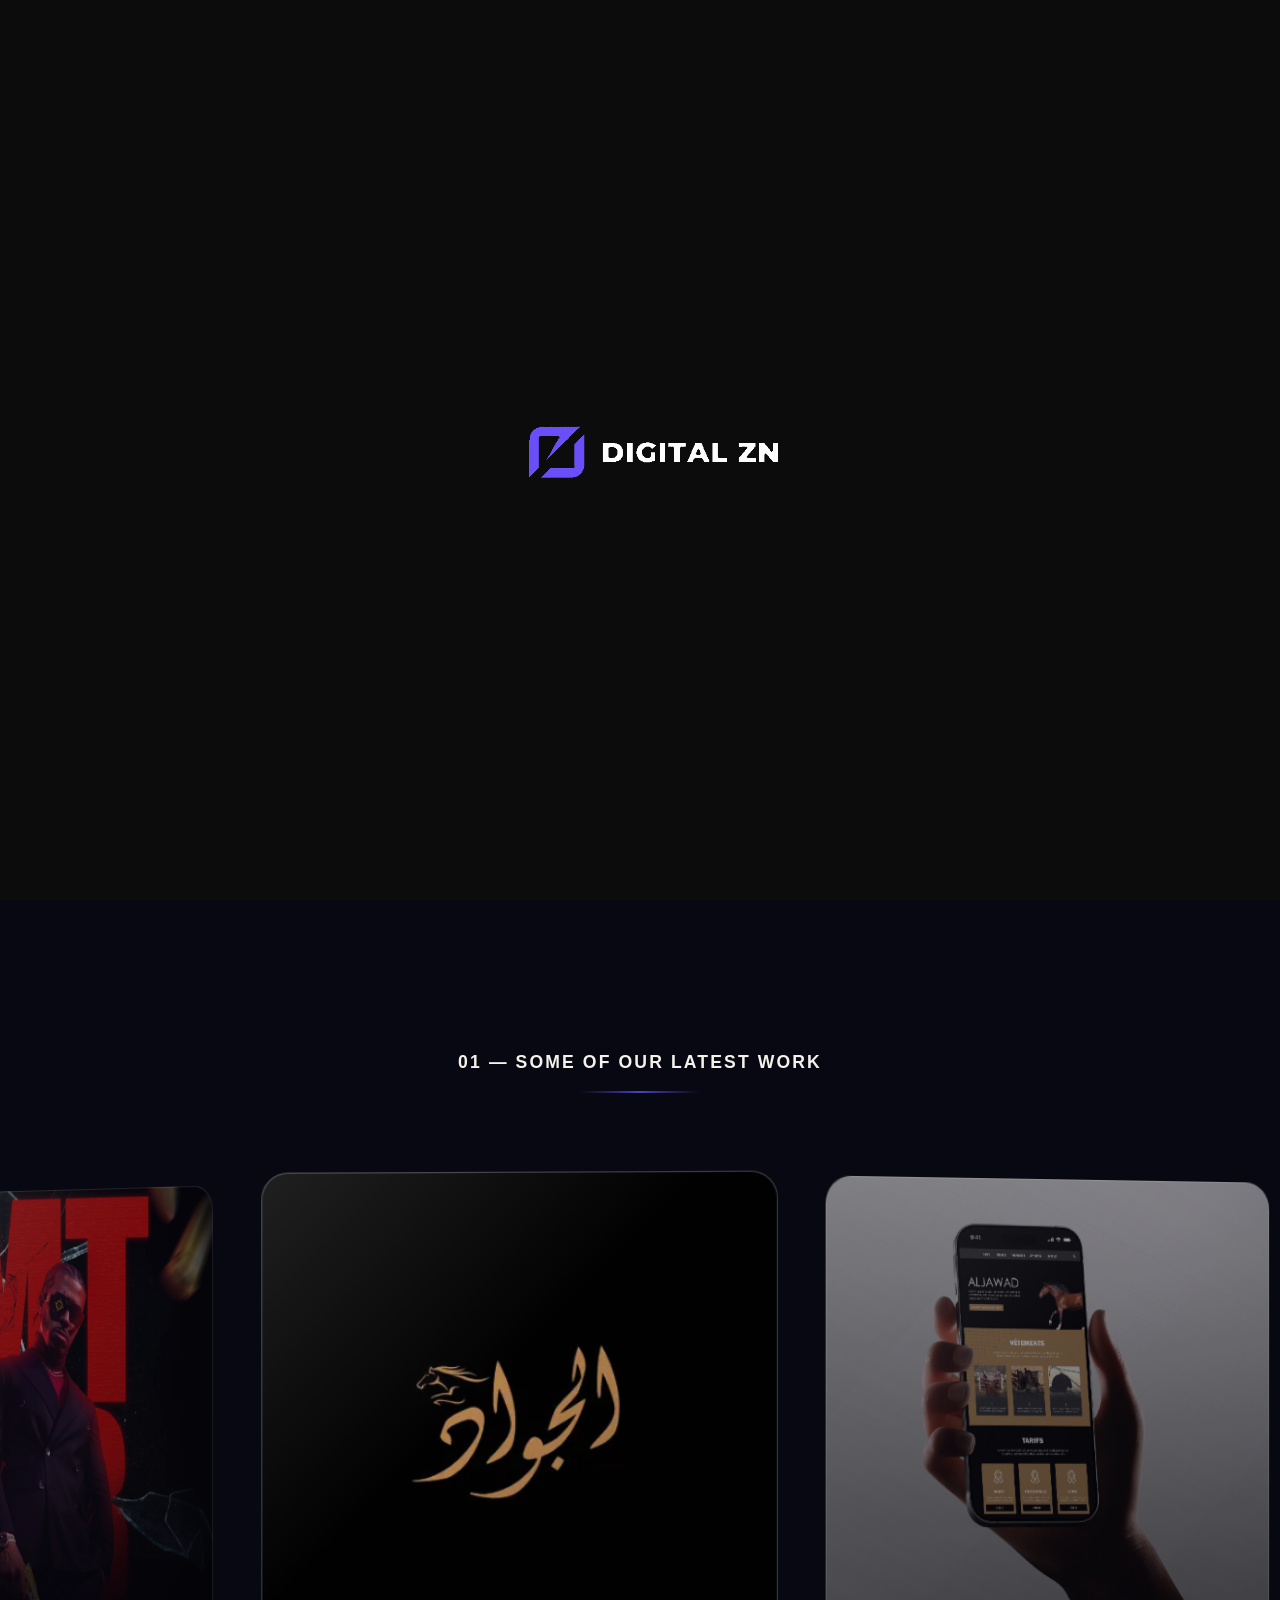
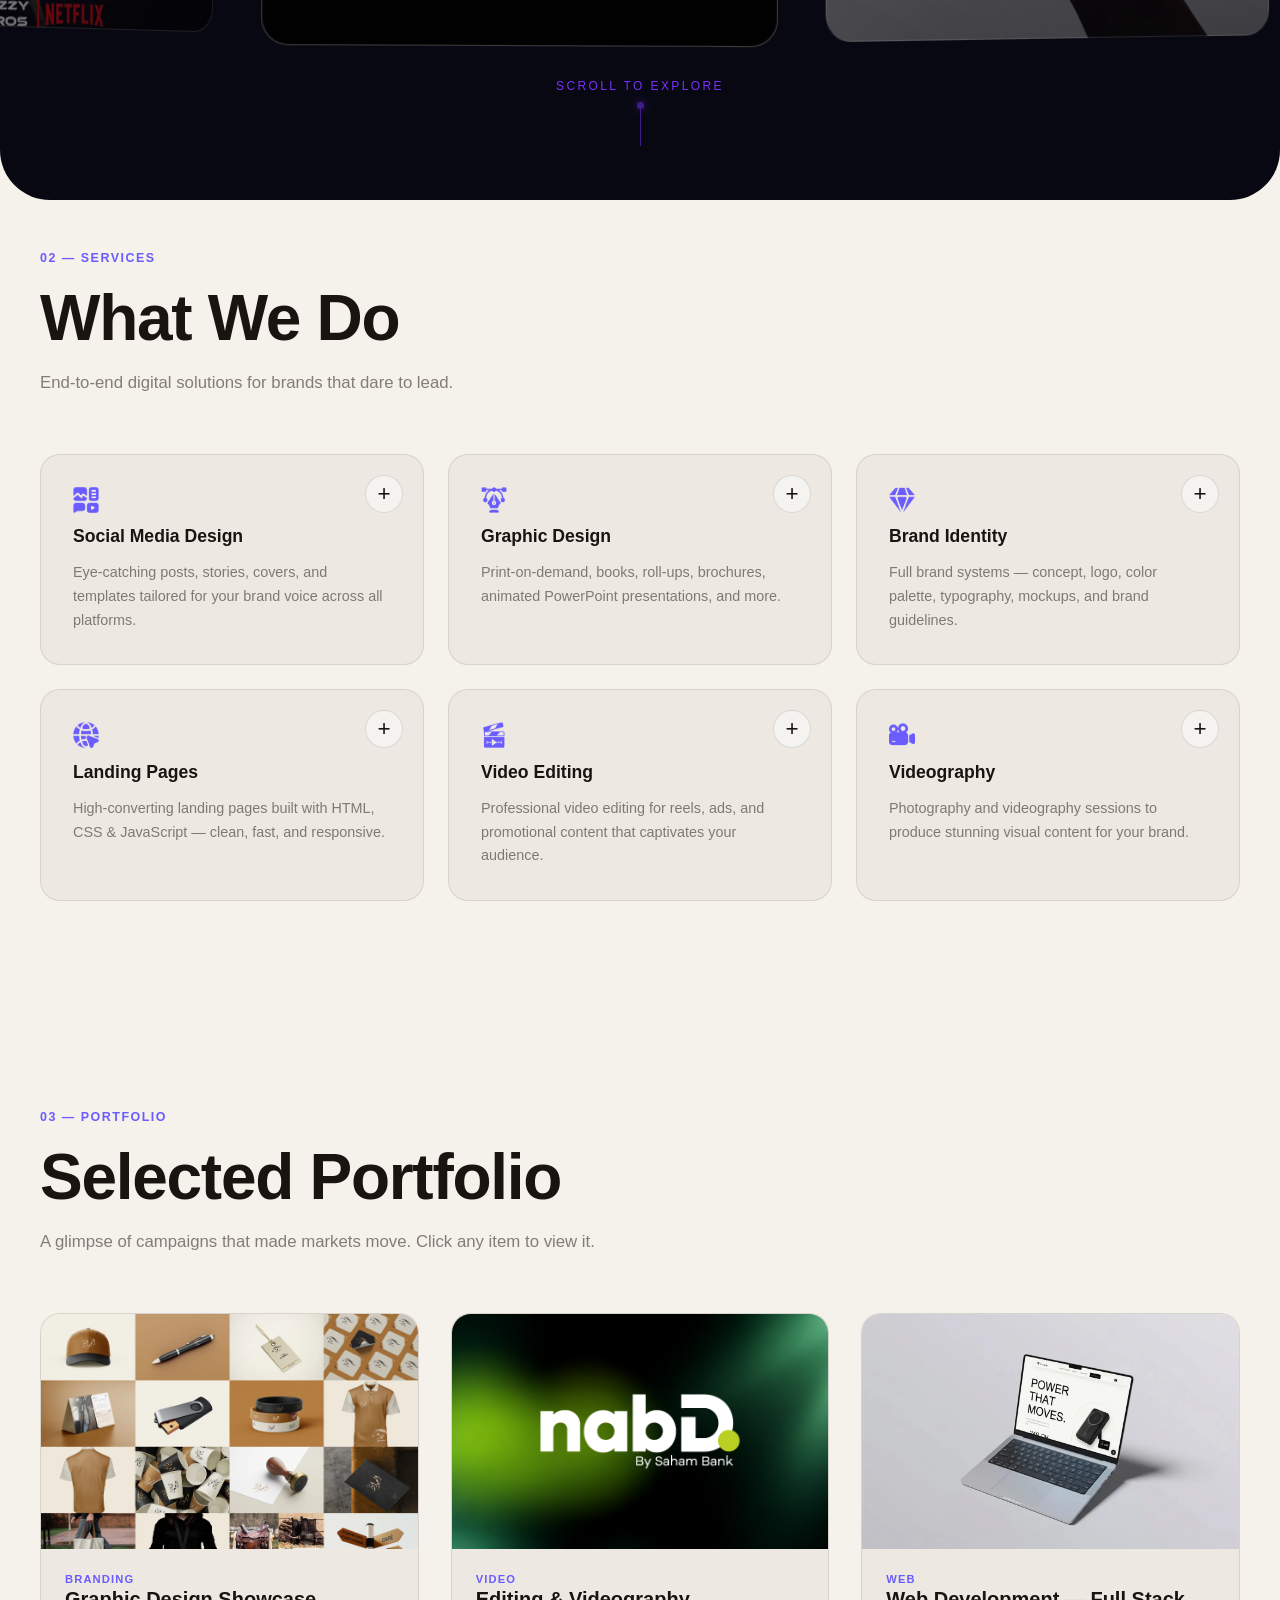
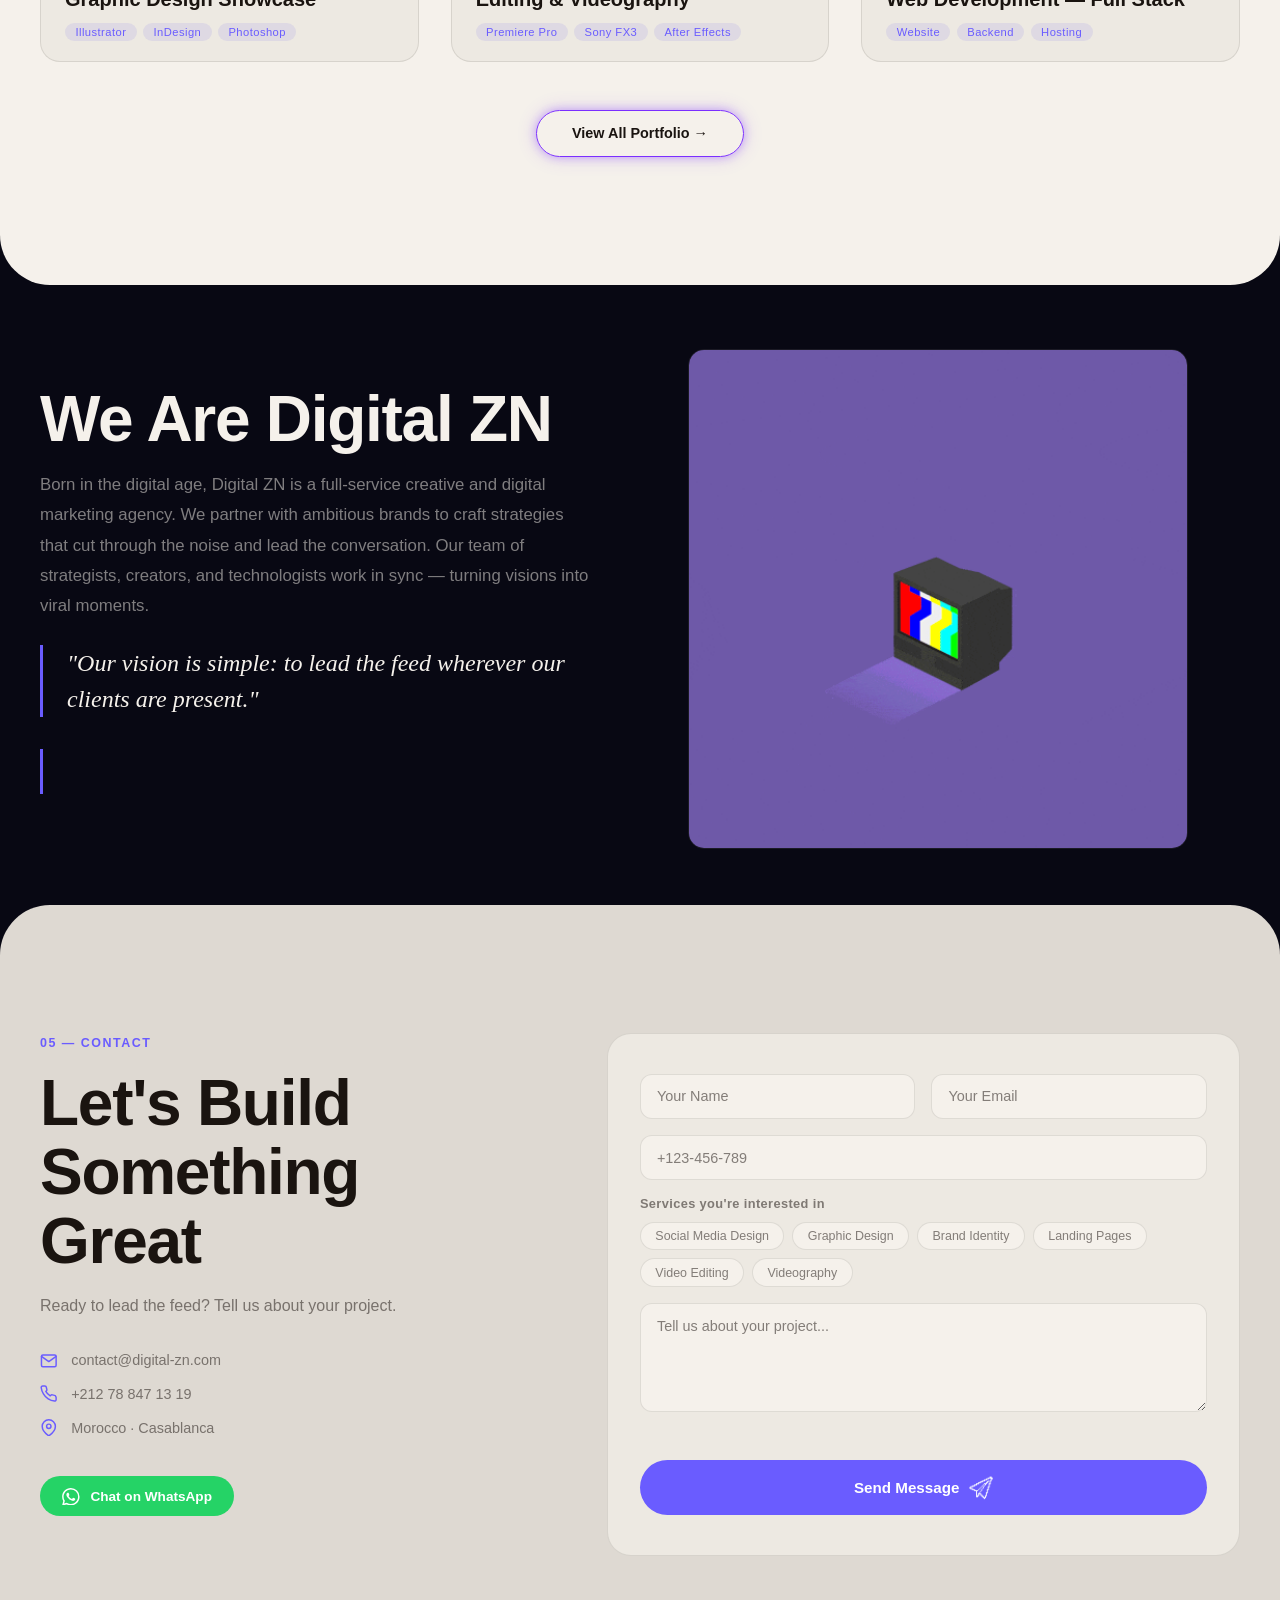
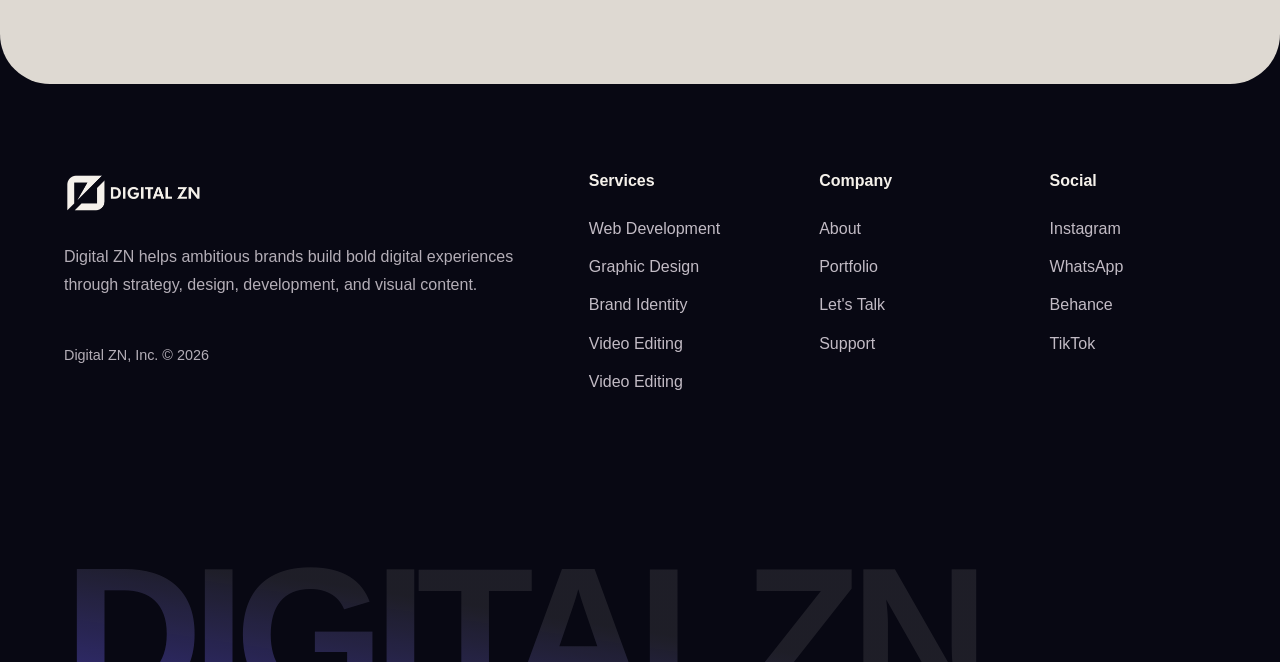
<file: index.html>
<!DOCTYPE html>
<html lang="en" data-theme="dark" dir="ltr">

<head>
  <meta charset="UTF-8" />
  <meta
http-equiv="Content-Security-Policy"
content="
default-src 'self';
img-src 'self' https: data:;
media-src 'self';
style-src 'self' https://fonts.googleapis.com 'unsafe-inline';
font-src 'self' https://fonts.gstatic.com;
script-src 'self' 'unsafe-inline';
connect-src
    'self'
    https://www.digital-zn.com
    https://digital-zn.com
    https://script.google.com
    https://script.googleusercontent.com
    http://localhost:3000
    http://127.0.0.1:5500;
frame-ancestors 'none';
base-uri 'self';
form-action 'self';
">
<meta name="robots" content="index, follow">

<link rel="canonical" href="https://digital-zn.com/">

<meta property="og:type" content="website">
<meta property="og:site_name" content="Digital ZN">
<meta
  property="og:title"
  content="Digital ZN | Creative Digital Agency in Casablanca, Morocco"
>
<meta
  property="og:description"
  content="Brand identity, social media design, landing pages, video editing, and visual content for growing brands.">
<meta property="og:url" content="https://digital-zn.com/">
<meta name="twitter:card" content="summary_large_image">
  <meta name="viewport" content="width=device-width, initial-scale=1.0" />
  <title>Digital ZN — Digital Marketing Agency</title>
  <meta name="description"
    content="Digital ZN is a full-service digital marketing agency. We craft bold digital experiences that dominate markets and build legacies." />
  <meta property="og:title" content="Digital ZN" />
  <meta property="og:description" content="Digital excellence meets creative power." />
  <meta name="google-site-verification" content="_cDGzYvUkY-0FyyiF112nj8jp03RMVyabl8qEAHItaU" />
  <link rel="stylesheet" href="style.css" />
  <link rel="preconnect" href="https://fonts.googleapis.com" />
  <link rel="icon" type="image/png" href="assets/logo.png" />
  <link rel="preconnect" href="https://fonts.gstatic.com" crossorigin />
  <script src="main.js" defer></script>
      <script>
      (() => {
      try {
        const pending = JSON.parse(sessionStorage.getItem("digital-zn:page-transition") || "null");
        if (pending?.destination) {
          const destination = new URL(pending.destination, location.href);
          if (destination.origin === location.origin && destination.pathname === location.pathname && destination.search === location.search) {
            document.documentElement.classList.add("has-pending-page-transition");
          }
        }
      } catch {}
      })();
    </script>
        <style id="meet-team-card-styles"></style>
            <script src="page-transition.js" defer></script>
                <link rel="stylesheet" href="page-transition.css">
</head>

<body>
      <div class="page-transition" data-page-transition aria-hidden="true">
      <div class="transition-content">
        <span class="transition-count" data-transition-count></span>
        <span class="transition-title" data-transition-title>Work</span>
      </div>
      <div class="transition-progress"><span></span></div>
    </div>

  <!-- INTRO OVERLAY -->
  <div id="intro-overlay" aria-hidden="true">
    <div class="intro-inner">
      <img src="assets/intro-logo.gif" alt="Digital ZN" class="intro-gif" />
    </div>
  </div>

  <!-- CURSOR GLOW -->
  <div id="cursor-glow" aria-hidden="true"></div>

  <!-- NAVIGATION -->
  <nav class="nav" id="mainNav">
    <div class="nav-inner">
      <a href="#hero" class="nav-logo" aria-label="Digital ZN Home">
        <img src="assets/logo.png" alt="Digital ZN" class="nav-logo-img" />
      </a>
      <div class="nav-links" id="navLinks">
        <a href="#home" data-i18n="nav_home" class="nav-link active">Home</a>
        <a href="#services" data-i18n="nav_services" class="nav-link">Services</a>
        <a href="#portfolio" data-i18n="nav_portfolio" class="nav-link">Portfolio</a>
        <a href="#about" data-i18n="nav_about" class="nav-link">About</a>
      </div>
      <div class="nav-controls">
        <div class="lang-switcher" role="group" aria-label="Language">
          <button class="lang-btn active" data-lang="en">EN</button>
          <button class="lang-btn" data-lang="ar">AR</button>
          <button class="lang-btn" data-lang="fr">FR</button>
        </div>
        <a href="#contact" class="nav-cta">
    <span class="nav-cta-text" data-i18n="nav_cta">Contact</span>

    <svg
        class="nav-cta-arrow"
        viewBox="0 0 24 24"
        aria-hidden="true"
        focusable="false"
    >
        <path d="M5 19L19 5" />
        <path d="M8 5H19V16" />
    </svg>
</a>
        <button class="hamburger" id="hamburger" aria-label="Open menu">
          <span></span><span></span><span></span>
        </button>
      </div>
    </div>
    <div class="mobile-menu" id="mobileMenu">
      <div class="mobile-menu-inner">
        <a href="#home" data-i18n="nav_home" class="mobile-link">Home</a>
        <a href="#services" data-i18n="nav_services" class="mobile-link">Services</a>
        <a href="#portfolio" data-i18n="nav_portfolio" class="mobile-link">Portfolio</a>
        <a href="#about" data-i18n="nav_about" class="mobile-link">About</a>
        <a href="#contact" data-i18n="nav_cta" class="mobile-link mobile-link--cta">Contact</a>
      </div>
    </div>
  </nav>

  <!-- HERO — WE LEAD THE FEED -->
  <section id="hero" class="section-hero">
    <div class="hero-overlay" aria-hidden="true"></div>

    <div class="hero-inner">
      <div class="hero-content">
        <video
          class="hero-cards"
          src="assets/cards.webm"
          autoplay
          muted
          loop
          playsinline
          preload="metadata"
          aria-hidden="true"
          tabindex="-1"
          
        ></video>
        <h1 class="hero-title reveal-up">
          <span class="hero-title-line hero-title-line--first">
            <span data-i18n="hero_t1">WE</span>
            <span class="hero-title-accent" data-i18n="hero_tlead">LEAD</span>
          </span>
          <span class="hero-title-line hero-title-line--second" data-i18n="hero_t2">THE FEED</span>
        </h1>
        <p class="hero-sub reveal-up" data-i18n="hero_sub">Digital zn is a creative and performance digital agency turning attention into acquisition. social creative, influence, media performance and data intelligence working as one team, for growth minded brands with the autonomy to move fast.</p>
      </div>
    </div>
  </section>

  <!-- SECTION 01 — SHOWCASE (3D Carousel) -->
  <section id="home" class="section-showcase">
    <div class="showcase-label reveal-up" data-i18n="showcase_label">
      <span>01 — Some of our latest work</span>
    </div>
    <div class="carousel-wrapper" id="carouselWrapper">
      <div class="carousel-scene" id="carouselScene"></div>
    </div>
    <div class="scroll-hint">
      <span data-i18n="scroll_hint">Scroll</span>
      <span class="scroll-line"><span class="scroll-dot"></span></span>
    </div>
  </section>
  <!-- SECTION 02 — SERVICES -->
  <section id="services" class="section-services section-cream">
    <div class="section-inner">
      <div class="section-header">
        <span class="section-label reveal-up" data-i18n="srv_label">02 — Services</span>
        <h2 class="section-title reveal-up" data-i18n="srv_title">What We Do</h2>
        <p class="section-sub reveal-up" data-i18n="srv_sub">End-to-end digital solutions for brands that dare to lead.
        </p>
      </div>
      <div class="services-grid">

        <div
          class="service-card reveal-up"
          data-service="1"
          data-dialog-title-key="srv1_dialog_title"
          data-dialog-desc-key="srv1_dialog_desc"
          data-dialog-image="assets/service content/gif (1).gif"
        >
          <!-- MAIN CARD IMAGE -->
          <div class="service-icon">
            <img src="assets/icons/socual.png" alt="">
          </div>

          <!-- MAIN CARD TITLE -->
          <h3 class="service-name" data-i18n="srv1_name">Social Media Design</h3>

          <p class="service-desc" data-i18n="srv1_desc">
            Eye-catching posts, stories, covers, and templates tailored for your brand voice across all platforms.
          </p>

          <button class="service-expand" type="button" aria-label="Open service">
            <span>+</span>
          </button>
        </div>

        <!-- SERVICE 02 -->
        <div
          class="service-card reveal-up"
          data-service="2"
          data-dialog-title-key="srv2_dialog_title"
          data-dialog-desc-key="srv2_dialog_desc"
          data-dialog-image="assets/service content/gif.gif"
        >
          <!-- CHANGE MAIN CARD IMAGE HERE -->
          <div class="service-icon">
            <img src="assets/icons/graphic-01.png" alt="">
          </div>
          <h3 class="service-name" data-i18n="srv2_name">Graphic Design</h3>
          <p class="service-desc" data-i18n="srv2_desc">
            Print-on-demand, books, roll-ups, brochures, animated PowerPoint presentations, and more.
          </p>
          <button class="service-expand" type="button" aria-label="Open service"><span>+</span></button>
        </div>

        <!-- SERVICE 03 -->
        <div
          class="service-card reveal-up"
          data-service="3"
          data-dialog-title-key="srv3_dialog_title"
          data-dialog-desc-key="srv3_dialog_desc"
          data-dialog-image="assets/service content/Brand Identity GIF by In-House Int'l Creative.gif"
        >
          <!-- CHANGE MAIN CARD IMAGE HERE -->
          <div class="service-icon">
            <img src="assets/icons/diam-01.png" alt="">
          </div>
          <h3 class="service-name" data-i18n="srv3_name">Brand Identity</h3>
          <p class="service-desc" data-i18n="srv3_desc">
            Full brand systems — concept, logo, color palette, typography, mockups, and brand guidelines.
          </p>
          <button class="service-expand" type="button" aria-label="Open service"><span>+</span></button>
        </div>

        <!-- SERVICE 04 -->
        <div
          class="service-card reveal-up"
          data-service="4"
          data-dialog-title-key="srv4_dialog_title"
          data-dialog-desc-key="srv4_dialog_desc"
          data-dialog-image="assets/portfolio-web.webp"
        >
          <!-- CHANGE MAIN CARD IMAGE HERE -->
          <div class="service-icon">
            <img src="assets/icons/web-01.png" alt="" loading="lazy">
          </div>
          <h3 class="service-name" data-i18n="srv4_name">Landing Pages</h3>
          <p class="service-desc" data-i18n="srv4_desc">
            High-converting landing pages built with HTML, CSS & JavaScript — clean, fast, and responsive.
          </p>
          <button class="service-expand" type="button" aria-label="Open service"><span>+</span></button>
        </div>

        <!-- SERVICE 05 -->
        <div
          class="service-card reveal-up"
          data-service="5"
          data-dialog-title-key="srv5_dialog_title"
          data-dialog-desc-key="srv5_dialog_desc"
          data-dialog-image="assets/service content/giphy.gif"
        >
          <!-- CHANGE MAIN CARD IMAGE HERE -->
          <div class="service-icon">
            <img src="assets/icons/play-01.png" alt="">
          </div>
          <h3 class="service-name" data-i18n="srv5_name">Video Editing</h3>
          <p class="service-desc" data-i18n="srv5_desc">
            Professional video editing for reels, ads, and promotional content that captivates your audience.
          </p>
          <button class="service-expand" type="button" aria-label="Open service"><span>+</span></button>
        </div>

        <!-- SERVICE 06 -->
        <div
          class="service-card reveal-up"
          data-service="6"
          data-dialog-title-key="srv6_dialog_title"
          data-dialog-desc-key="srv6_dialog_desc"
          data-dialog-image="assets/service content/GIF by Porta Dos Fundos.gif"
        >
          <!-- CHANGE MAIN CARD IMAGE HERE -->
          <div class="service-icon">
            <img src="assets/icons/Untitled-1-01.png" alt="">
          </div>
          <h3 class="service-name" data-i18n="srv6_name">Videography</h3>
          <p class="service-desc" data-i18n="srv6_desc">
            Photography and videography sessions to produce stunning visual content for your brand.
          </p>
          <button class="service-expand" type="button" aria-label="Open service"><span>+</span></button>
        </div>

      </div>
    </div>
  </section>

  <!-- SECTION 03 — PORTFOLIO -->
  <section id="portfolio" class="section-portfolio section-cream">
    <div class="section-inner">
      <div class="section-header">
        <span class="section-label reveal-up" data-i18n="pf_label">03 — Portfolio</span>
        <h2 class="section-title reveal-up" data-i18n="pf_title">Selected Portfolio</h2>
        <p class="section-sub reveal-up" data-i18n="pf_sub">A glimpse of campaigns that made markets move.</p>
      </div>
      <div class="portfolio-grid">
        <div class="portfolio-card reveal-up">
          <div class="portfolio-img-wrap">
            <img src="assets/portfolio-brand.webp" alt="Graphic Design Showcase" loading="lazy" />
            <a href="portfolio/port.html" class="portfolio-overlay" aria-label="PORTFOLIO ">
            <span class="portfolio-view" data-i18n="pf_view">View project</span>
             <svg viewBox="0 0 24 24" fill="none" stroke="currentColor" stroke-width="2">
                <path d="M7 17L17 7M7 7H17V17" />
              </svg>
             </a>
          </div>

          
          <div class="portfolio-meta">
            <div>
              <span class="portfolio-cat" data-i18n="pf1_cat">Branding</span>
              <h3 class="portfolio-name" data-i18n="pf1_name">Graphic Design Showcase</h3>
            </div>
            <div class="portfolio-tags"><span>Illustrator</span><span>InDesign</span><span>Photoshop</span></div>
          </div>
        </div>
        <div class="portfolio-card reveal-up" >
          <div class="portfolio-img-wrap">
            <img src="portfolio\work\assets\nabd-01.webp" alt="Editing & Videography" loading="lazy" />
            <a href="portfolio/port.html" class="portfolio-overlay" aria-label="PORTFOLIO ">
            <span class="portfolio-view" data-i18n="pf_view">View project</span>
             <svg viewBox="0 0 24 24" fill="none" stroke="currentColor" stroke-width="2">
                <path d="M7 17L17 7M7 7H17V17" />
              </svg>
             </a>
          </div>


          <div class="portfolio-meta">
            <div>
              <span class="portfolio-cat" data-i18n="pf2_cat">Video</span>
              <h3 class="portfolio-name" data-i18n="pf2_name">Editing &amp; Videography</h3>
            </div>
            <div class="portfolio-tags"><span>Premiere Pro</span><span>Sony FX3</span><span>After Effects</span></div>
          </div>
        </div>
        <div class="portfolio-card reveal-up">
          <div class="portfolio-img-wrap">
            <img  src="assets/portfolio-web.webp" alt="Web Development — Full Stack" loading="lazy" />
            <a href="portfolio/port.html" class="portfolio-overlay" aria-label="PORTFOLIO ">
            <span class="portfolio-view" data-i18n="pf_view">View project</span>
             <svg viewBox="0 0 24 24" fill="none" stroke="currentColor" stroke-width="2">
                <path d="M7 17L17 7M7 7H17V17" />
              </svg>
             </a>
          </div>


          <div class="portfolio-meta">
            <div>
              <span class="portfolio-cat" data-i18n="pf3_cat">Web</span>
              <h3 class="portfolio-name" data-i18n="pf3_name">Web Development — Full Stack</h3>
            </div>
            <div class="portfolio-tags"><span>Website</span><span>Backend</span><span>Hosting</span></div>
          </div>
        </div>
      </div>
      <div class="portfolio-cta reveal-up">
        <a href="portfolio/port.html" class="btn-outline" data-i18n="pf_all" aria-label="PORTFOLIO ">View All Portfolio →</a>
      </div>
    </div>
  </section>

  <!-- SECTION 04 — ABOUT -->
  <section id="about" class="section-abouts section-dark">
    <div class="section-inner">
      
      <div class="about-grid">
        <div class="about-left">
          <span class="section-label section-label--light reveal-up" data-i18n="ab_label">04 — About</span>
          <h2 class="section-title section-title--light reveal-up" data-i18n="ab_title">We Are Digital ZN</h2>
          <p class="about-body reveal-up" data-i18n="ab_body">Born in the digital age, Digital ZN is a full-service
            creative and digital marketing agency. We partner with ambitious brands to craft strategies that cut through
            the noise and lead the conversation. Our team of strategists, creators, and technologists work in sync —
            turning visions into viral moments.</p>
          <blockquote class="about-quote reveal-up" data-i18n="ab_quote">"Our vision is simple: to lead the feed
            wherever our clients are present."</blockquote>
                              <div class="about-text-loop reveal-up" aria-label="What defines Digital ZN">
            <span class="about-loop-item" data-i18n="about_a1" >Creative Excellence</span>
            <span class="about-loop-item" data-i18n="about_a2">Data-Driven Results</span>
            <span class="about-loop-item" data-i18n="about_a3">Cultural Intelligence</span>
            <span class="about-loop-item" data-i18n="about_a4">Speed to Market</span>
            <span class="about-loop-item" data-i18n="about_a5">Transparent Partnership</span>
            <span class="about-loop-item" data-i18n="about_a6">Measurable ROI</span>
          </div>
        </div>

        <div class="about-right">
          <div class="about-visual reveal-up">
            <img src="assets/sehsucht.gif" alt="" aria-hidden="false" class="about-gif" />
          </div>
        </div>
      </div>
    </div>
  </section>

  <!-- SECTION 05 — CONTACT -->
  <section id="contact" class="section-contact section-cream">
    <div class="section-inner">
      <div class="contact-grid">
        <div class="contact-info">
          <span class="section-label reveal-up" data-i18n="ct_label">05 — Contact</span>
          <h2 class="section-title reveal-up" data-i18n="ct_title">Let's Build Something Great</h2>
          <p class="contact-sub reveal-up" data-i18n="ct_sub">Ready to lead the feed? Tell us about your project.</p>
          <div class="contact-details reveal-up">
            <a href="mailto:contact@digital-zn.com" class="contact-detail">
              <svg viewBox="0 0 24 24" fill="none" stroke="currentColor" stroke-width="2" stroke-linecap="round"
                stroke-linejoin="round">
                <path d="M4 4h16c1.1 0 2 .9 2 2v12c0 1.1-.9 2-2 2H4c-1.1 0-2-.9-2-2V6c0-1.1.9-2 2-2z" />
                <polyline points="22,6 12,13 2,6" />
              </svg>
              <span>contact@digital-zn.com</span>
            </a>
            <a href="tel:+212788471319" class="contact-detail">
              <svg viewBox="0 0 24 24" fill="none" stroke="currentColor" stroke-width="2" stroke-linecap="round"
                stroke-linejoin="round">
                <path
                  d="M22 16.92v3a2 2 0 0 1-2.18 2 19.79 19.79 0 0 1-8.63-3.07A19.5 19.5 0 0 1 4.69 12 19.79 19.79 0 0 1 1.61 3.42 2 2 0 0 1 3.6 1.25h3a2 2 0 0 1 2 1.72 12.84 12.84 0 0 0 .7 2.81 2 2 0 0 1-.45 2.11L7.91 8.81a16 16 0 0 0 6 6l.9-.9a2 2 0 0 1 2.11-.45 12.84 12.84 0 0 0 2.81.7A2 2 0 0 1 21.5 16z" />
              </svg>
              <span>+212 78 847 13 19</span>
            </a>
            <div class="contact-detail">
              <svg viewBox="0 0 24 24" fill="none" stroke="currentColor" stroke-width="2" stroke-linecap="round"
                stroke-linejoin="round">
                <path d="M21 10c0 7-9 13-9 13S3 17 3 10a9 9 0 0 1 18 0z" />
                <circle cx="12" cy="10" r="3" />
              </svg>
              <span>Morocco · Casablanca</span>
            </div>
          </div>
          <a href="https://wa.me/212788471319" target="_blank" rel="noopener" class="whatsapp-btn reveal-up">
            <svg viewBox="0 0 24 24" fill="currentColor">
              <path
                d="M17.472 14.382c-.297-.149-1.758-.867-2.03-.967-.273-.099-.471-.148-.67.15-.197.297-.767.966-.94 1.164-.173.199-.347.223-.644.075-.297-.15-1.255-.463-2.39-1.475-.883-.788-1.48-1.761-1.653-2.059-.173-.297-.018-.458.13-.606.134-.133.298-.347.446-.52.149-.174.198-.298.298-.497.099-.198.05-.371-.025-.52-.075-.149-.669-1.612-.916-2.207-.242-.579-.487-.5-.669-.51-.173-.008-.371-.01-.57-.01-.198 0-.52.074-.792.372-.272.297-1.04 1.016-1.04 2.479 0 1.462 1.065 2.875 1.213 3.074.149.198 2.096 3.2 5.077 4.487.709.306 1.262.489 1.694.625.712.227 1.36.195 1.871.118.571-.085 1.758-.719 2.006-1.413.248-.694.248-1.289.173-1.413-.074-.124-.272-.198-.57-.347m-5.421 7.403h-.004a9.87 9.87 0 0 1-5.031-1.378l-.361-.214-3.741.982.998-3.648-.235-.374a9.86 9.86 0 0 1-1.51-5.26c.001-5.45 4.436-9.884 9.888-9.884 2.64 0 5.122 1.03 6.988 2.898a9.825 9.825 0 0 1 2.893 6.994c-.003 5.45-4.437 9.884-9.885 9.884m8.413-18.297A11.815 11.815 0 0 0 12.05 0C5.495 0 .16 5.335.157 11.892c0 2.096.547 4.142 1.588 5.945L.057 24l6.305-1.654a11.882 11.882 0 0 0 5.683 1.448h.005c6.554 0 11.89-5.335 11.893-11.893a11.821 11.821 0 0 0-3.48-8.413Z" />
            </svg>
            <span data-i18n="ct_wa">Chat on WhatsApp</span>
          </a>
        </div>
        <div class="contact-form-wrap reveal-up">
          <form class="contact-form" id="contactForm" novalidate>
            <div aria-hidden="true" style="position:absolute;left:-10000px;width:1px;height:1px;overflow:hidden">
              <label for="contactCompany">Leave this field empty</label>
              <input type="text" id="contactCompany" name="company" tabindex="-1" autocomplete="off">
            </div>
            <div class="form-row">
              <div class="form-group">
                <input type="text" name="name" id="fieldName" autocomplete="name" required data-i18n-ph="form_name"
                  placeholder="Your Name" />
              </div>
              <div class="form-group">
                <input type="email" name="email" id="fieldEmail" autocomplete="email" required data-i18n-ph="form_email"
                  placeholder="Your Email" />
              </div>
            </div>
            <div class="form-group">
              <input type="tel" name="phone" id="fieldPhone" autocomplete="tel" data-i18n-ph="form_phone"
                placeholder="+123-456-789" />
            </div>
            <div class="form-group">
              <label class="form-label" data-i18n="form_services">Services you're interested in</label>
              <div class="service-chips" id="serviceChips">
                <button type="button" class="chip" data-val="Social Media Design" data-i18n-chip="srv1_name">Social
                  Media Design</button>
                <button type="button" class="chip" data-val="Graphic Design" data-i18n-chip="srv2_name">Graphic
                  Design</button>
                <button type="button" class="chip" data-val="Brand Identity" data-i18n-chip="srv3_name">Brand
                  Identity</button>
                <button type="button" class="chip" data-val="Landing Pages" data-i18n-chip="srv4_name">Landing
                  Pages</button>
                <button type="button" class="chip" data-val="Video Editing" data-i18n-chip="srv5_name">Video
                  Editing</button>
                <button type="button" class="chip" data-val="Videography"
                  data-i18n-chip="srv6_name">Videography</button>
              </div>
            </div>
            <div class="form-group">
              <textarea name="message" id="fieldMessage" rows="5" required data-i18n-ph="form_msg"
                placeholder="Tell us about your project..."></textarea>
            </div>
            <div class="form-error" id="formError" aria-live="polite"></div>
            <button type="submit" class="btn-submit" id="submitBtn">
              <span id="submitLabel" data-i18n="form_send">Continue to WhatsApp</span>
              <img src="assets/icons/send-01-01.png" alt="" aria-hidden="true">
            </button>
          </form>
          <div class="form-success" id="formSuccess" style="display:none">
            <svg viewBox="0 0 24 24" fill="none" stroke="currentColor" stroke-width="2">
              <polyline points="20 6 9 17 4 12" />
            </svg>
            <h3 data-i18n="success_title">Message ready in WhatsApp</h3>
            <p data-i18n="success_msg">Review the details in WhatsApp and tap Send to deliver your message.</p>
          </div>
        </div>
      </div>
    </div>
  </section>

<!-- FOOTER -->
<footer class="footer section-dark">
  <div class="footer-inner">

    <div class="footer-grid">

      <!-- Brand -->
      <div class="footer-brand">
        <a href="#home" class="footer-logo" aria-label="Digital ZN Home">
          <img src="assets/foter-09.png" alt="Digital ZN" />
        </a>

        <p class="footer-description" data-i18n-chip="desp">
          Digital ZN helps ambitious brands build bold digital experiences
          through strategy, design, development, and visual content.
        </p>

        <p class="footer-copyright">
          Digital ZN, Inc. © 2026
        </p>
      </div>

      <!-- Services -->
      <div class="footer-column">
        <h3 data-i18n-chip="srv_label2">Services</h3>

        <a href="#services" data-i18n-chip="webss">Web Design</a>
        <a href="#services" data-i18n-chip="srv2_name">Graphic Design</a>
        <a href="#services" data-i18n-chip="srv3_name">Brand Identity</a>
        <a href="#services" data-i18n-chip="srv5_name">Video Editing</a>
        <a href="#services" data-i18n-chip="srv5_name">Videography</a>
      </div>

      <!-- Company -->
      <div class="footer-column">
        <h3 data-i18n-chip="fot_comp">Company</h3>

        <a href="#about" data-i18n-chip="nav_about">About</a>
        <a href="#portfolio" data-i18n-chip="nav_portfolio">Portfolio</a>
        <a href="#contact" data-i18n-chip="nav_cta">Contact</a>
        <a href="#contact" data-i18n-chip="suppp">Support</a>
      </div>

      <!-- Social -->
      <div class="footer-column">
        <h3 data-i18n-chip="fot_social">Social</h3>

        <a
          href="https://www.instagram.com/digital_ma_zn/"
          target="_blank"
          rel="noopener"
        >
          Instagram
        </a>

        <a
          href="https://wa.me/212788471319"
          target="_blank"
          rel="noopener"
        >
          WhatsApp
        </a>

        <a href="#" target="_blank" rel="noopener">
          Behance
        </a>

        <a href="#" target="_blank" rel="noopener">
          TikTok
        </a>
      </div>

    </div>

    <!-- Large Digital ZN text -->
    <div class="footer-word-wrapper" aria-hidden="true">
      <div class="footer-word">DIGITALZN</div>
    </div>

  </div>
</footer>
<!-- SERVICE MORPH DIALOG -->
<div class="service-dialog" id="serviceDialog" aria-hidden="true">

  <div class="service-dialog-backdrop"></div>

<div class="service-dialog-container">

  <button
    class="service-dialog-close"
    id="serviceDialogClose"
    type="button"
    aria-label="Close service"
  >
    ×
  </button>

  <!-- BIG IMAGE -->
  <div class="service-dialog-image" id="dialogImage"></div>

  <!-- CONTENT -->
  <div class="service-dialog-content">

    <span
      class="service-dialog-number"
      id="dialogNumber"
    >
      01 — SERVICE
    </span>

    <h2
      class="service-dialog-title"
      id="dialogTitle"
    >
      Social Media Design
    </h2>

    <p
      class="service-dialog-description"
      id="dialogDescription"
    >
      Eye-catching posts, stories, covers, and templates tailored
      for your brand voice across all platforms.
    </p>

    <a href="#contact" class="service-dialog-link">
      Let's work together →
    </a>

  </div>

</div>
</div>
<!-- COOKIE CONSENT -->
<div
  class="cookie-consent"
  id="cookieConsent"
  role="dialog"
  aria-modal="true"
  aria-labelledby="cookieConsentTitle"
  aria-describedby="cookieConsentDescription"
  hidden
>
  <div class="cookie-consent-backdrop" aria-hidden="true"></div>
  <section class="cookie-consent-panel">
    <span class="cookie-consent-eyebrow">DIGITAL ZN</span>
    <h2 id="cookieConsentTitle" data-i18n="cookie_title">Your privacy matters</h2>
    <p id="cookieConsentDescription" data-i18n="cookie_description">
      Choose which optional cookies and similar storage you allow. Required storage is always on.
    </p>

    <fieldset class="cookie-consent-options">
      <legend class="cookie-consent-legend" data-i18n="cookie_options">Privacy choices</legend>
      <label class="cookie-consent-option" for="cookieNecessary">
        <span class="cookie-consent-option-copy">
          <span class="cookie-consent-option-title" data-i18n="cookie_necessary">Required</span>
          <span class="cookie-consent-option-description" data-i18n="cookie_necessary_desc">Needed for basic site functions and to save your privacy choice.</span>
        </span>
        <input id="cookieNecessary" type="checkbox" checked disabled>
      </label>
      <label class="cookie-consent-option" for="cookiePreferences">
        <span class="cookie-consent-option-copy">
          <span class="cookie-consent-option-title" data-i18n="cookie_preferences">Preferences</span>
          <span class="cookie-consent-option-description" data-i18n="cookie_preferences_desc">Remember settings such as your language and choices.</span>
        </span>
        <input id="cookiePreferences" type="checkbox">
      </label>
      <label class="cookie-consent-option" for="cookieAnalytics">
        <span class="cookie-consent-option-copy">
          <span class="cookie-consent-option-title" data-i18n="cookie_analytics">Analytics</span>
          <span class="cookie-consent-option-description" data-i18n="cookie_analytics_desc">Help us understand how visitors use the site.</span>
        </span>
        <input id="cookieAnalytics" type="checkbox">
      </label>
      <label class="cookie-consent-option" for="cookieMarketing">
        <span class="cookie-consent-option-copy">
          <span class="cookie-consent-option-title" data-i18n="cookie_marketing">Marketing</span>
          <span class="cookie-consent-option-description" data-i18n="cookie_marketing_desc">Allow relevant advertising and campaign measurement.</span>
        </span>
        <input id="cookieMarketing" type="checkbox">
      </label>
    </fieldset>

    <div class="cookie-consent-actions">
      <button id="cookieRejectAll" class="cookie-button cookie-button--quiet" type="button" data-i18n="cookie_reject">Reject optional</button>
      <button id="cookieSaveChoices" class="cookie-button cookie-button--outline" type="button" data-i18n="cookie_save">Save choices</button>
      <button id="cookieAcceptAll" class="cookie-button cookie-button--primary" type="button" data-i18n="cookie_accept">Accept all</button>
    </div>
  </section>
</div>
<button
  class="cookie-settings-trigger"
  id="cookieSettingsTrigger"
  type="button"
  data-i18n="cookie_settings"
  hidden
>
  Cookie settings
</button>
</body>

</html>
</file>
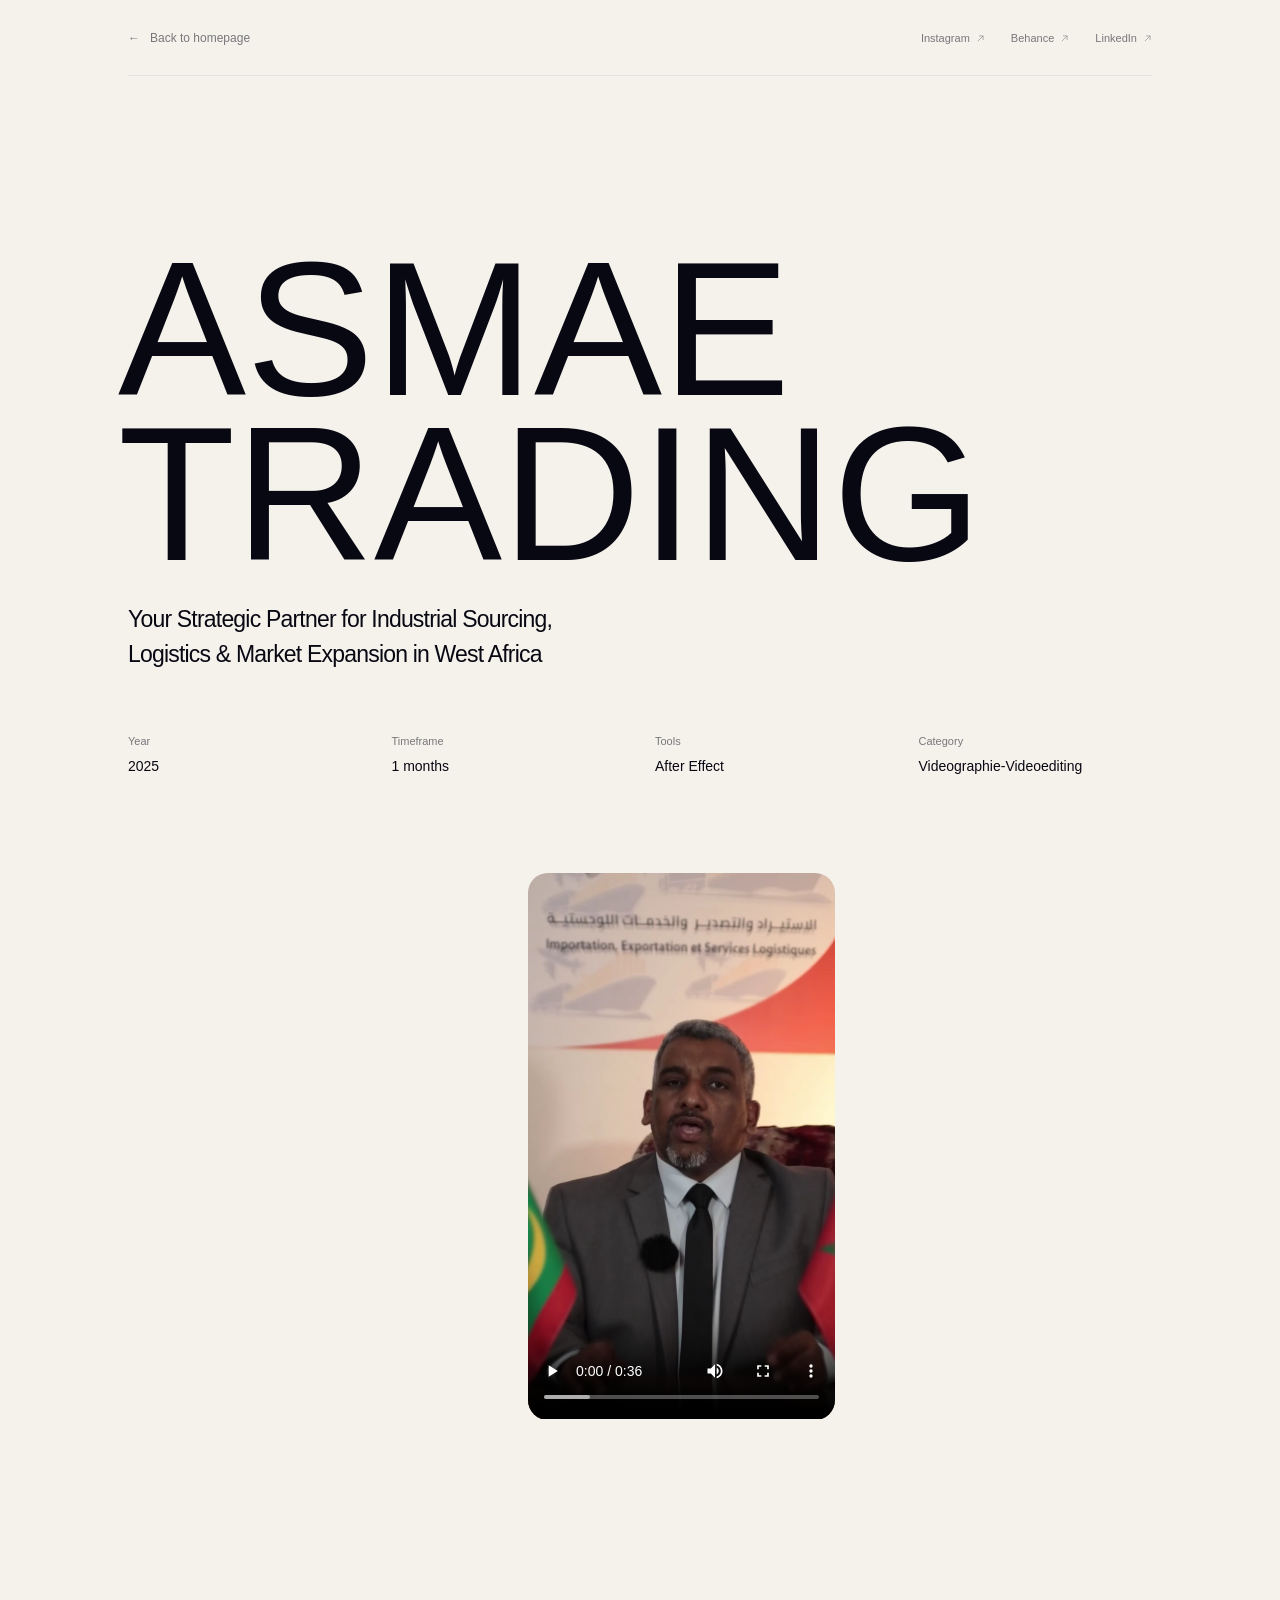
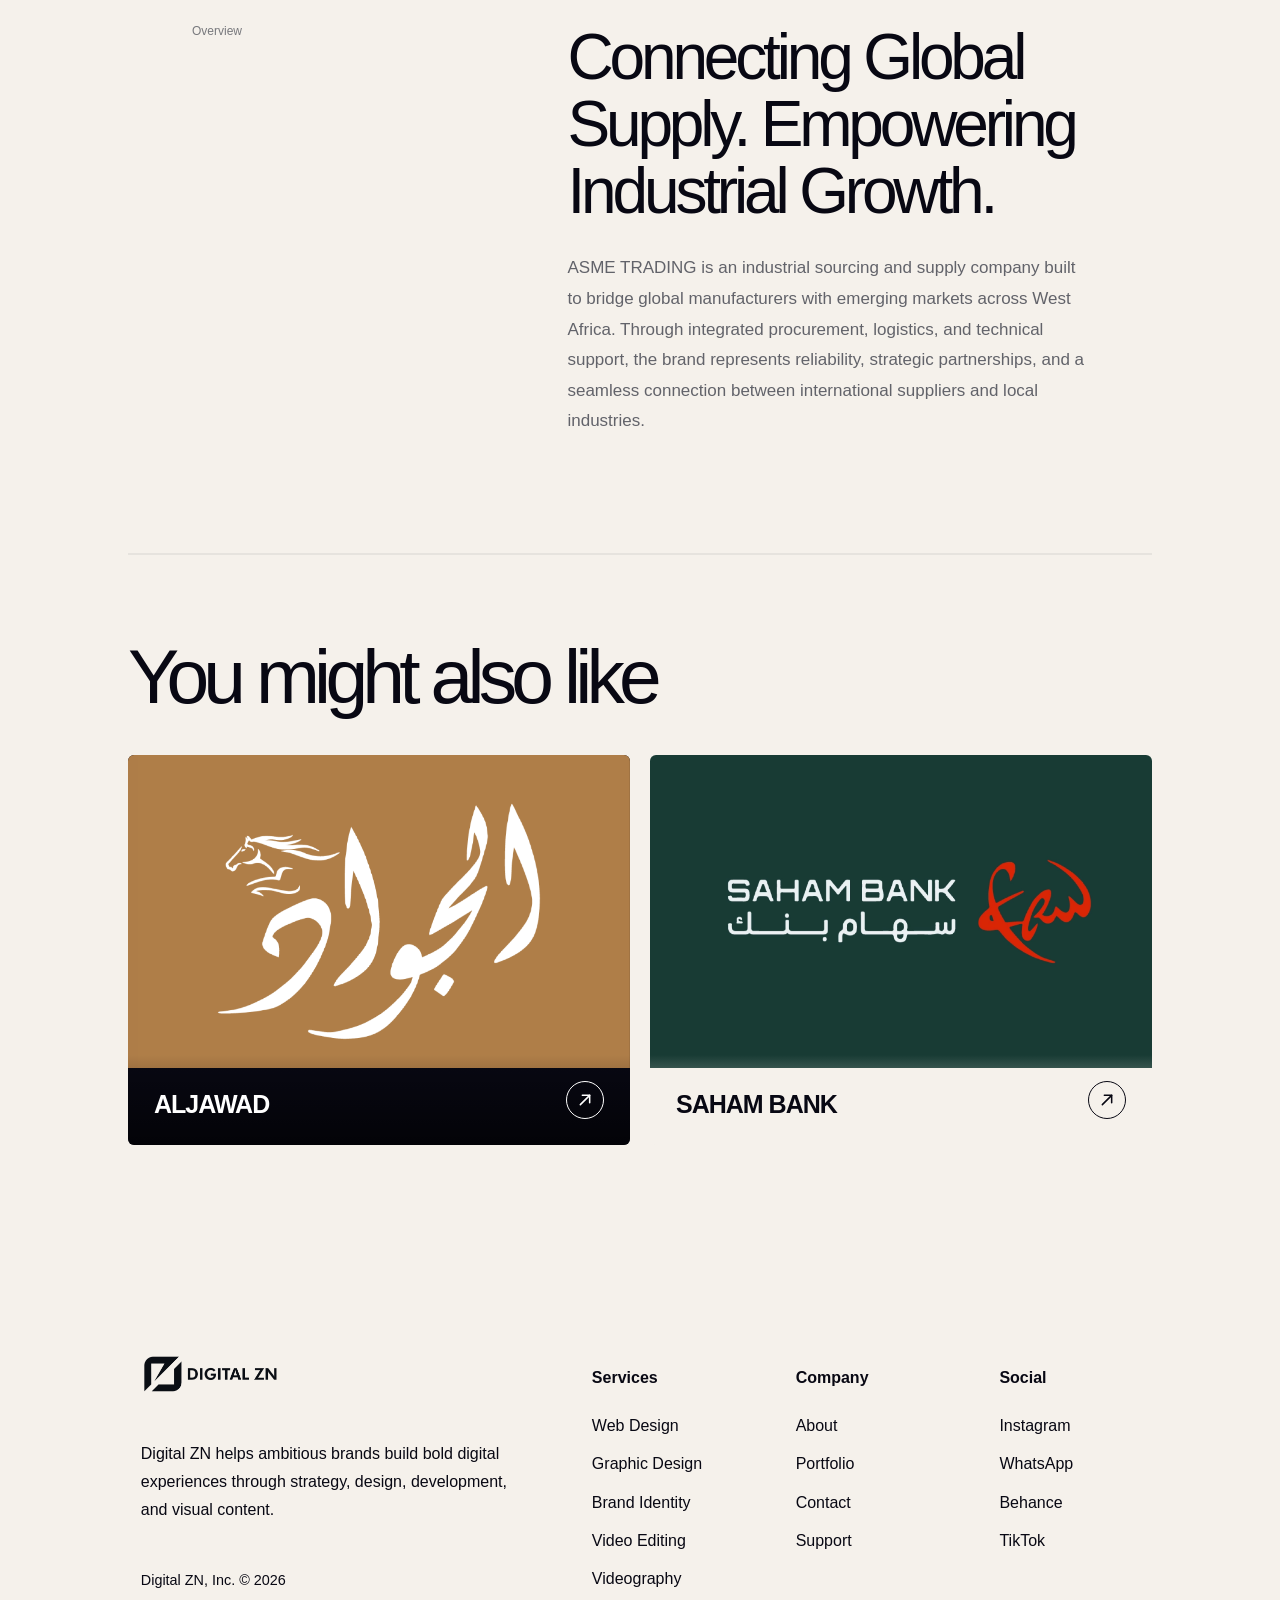
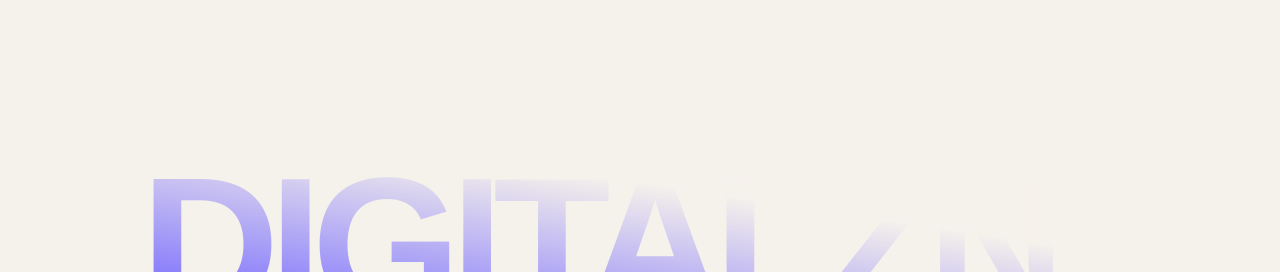
<file: portfolio/work/asmae trading/index.html>
<!doctype html>
<html lang="en">
<head>
  <meta charset="utf-8">
  <meta name="robots" content="index, follow">

<link rel="canonical" href="https://digital-zn.com/">

<meta property="og:type" content="website">
<meta property="og:site_name" content="Digital ZN">
<meta
  property="og:title"
  content="Digital ZN | Portfolio"
>
<meta
  property="og:description"
  content="Brand identity, social media design, landing pages, video editing, and visual content for growing brands.">
<meta property="og:url" content="https://digital-zn.com/">
<meta name="twitter:card" content="summary_large_image">
  <link rel="icon" type="image/png" href="../assets/logo.png" />
  <meta name="viewport" content="width=device-width, initial-scale=1.0" />
  <meta name="description"
    content="Digital ZN is a full-service digital marketing agency. We craft bold digital experiences that dominate markets and build legacies." />
  <meta property="og:title" content="Digital ZN" />
  <meta property="og:description" content="Digital excellence meets creative power." />
  <meta name="google-site-verification" content="_cDGzYvUkY-0FyyiF112nj8jp03RMVyabl8qEAHItaU" />
  <meta name="viewport" content="width=device-width, initial-scale=1">
  <meta name="description" content="lhfdk">
  <title>Digital ZN - ASMAE TRADING</title>
  <link rel="stylesheet" href="style.css">
  <script src="script.js" defer></script>
      <script src="page-transition.js" defer></script>
          <link rel="stylesheet" href="page-transition.css">
</head>
<body>
  <main class="portfolio">
    <header class="topbar">
      <a class="back-link" href="../../port.html" data-transition-title="PORTFOLIO">← <span>Back to homepage</span></a>
      <nav class="social-links" aria-label="Social links">
        <a href="https://www.instagram.com/digital_ma_zn/" target="_blank" rel="noreferrer">Instagram <svg class="nav-cta-arrow1" viewBox="0 0 24 24" aria-hidden="true" focusable="false"><path d="M5 19L19 5" /><path d="M8 5H19V16" /></svg></a>
        <a href="https://www.behance.net/" target="_blank" rel="noreferrer">Behance <svg class="nav-cta-arrow1" viewBox="0 0 24 24" aria-hidden="true" focusable="false"><path d="M5 19L19 5" /><path d="M8 5H19V16" /></svg></a>
        <a href="https://www.linkedin.com/" target="_blank" rel="noreferrer">LinkedIn <svg class="nav-cta-arrow1" viewBox="0 0 24 24" aria-hidden="true" focusable="false"><path d="M5 19L19 5" /><path d="M8 5H19V16" /></svg></a>
      </nav>
    </header>
    <div class="page-transition" data-page-transition aria-hidden="true">
  <div class="transition-content">
    <span class="transition-count" data-transition-count></span>
    <span class="transition-title" data-transition-title>PORTFOLIO</span>
  </div>
  <div class="transition-progress"><span></span></div>
</div>
    <section class="hero" id="top">
      <h1 class="reveal">ASMAE TRADING</h1>
      <p class="hero-description reveal delay-1">Your Strategic Partner for Industrial Sourcing, Logistics & Market Expansion in West Africa</p>
    </section>
    <section class="meta-grid reveal" aria-label="Project metadata">
      <div><div class="meta-label">Year</div><div class="meta-value">2025</div></div>
      <div><div class="meta-label">Timeframe</div><div class="meta-value">1 months</div></div>
      <div><div class="meta-label">Tools</div><div class="meta-value">After Effect</div></div>
      <div><div class="meta-label">Category</div><div class="meta-value">Videographie-Videoediting</div></div>
    </section>





<section class="gallery-slider" aria-label="THOR project photo gallery" dir="ltr">
 <video class="videocall" src="../assets/asmae/Price examples Finale.webm"  controls  >

 </video>
</section>




    <section class="story">
      <div class="story-kicker reveal">Overview</div>
      <div class="reveal delay-1">
        <h2>Connecting Global Supply. Empowering Industrial Growth.</h2>
        <div class="story-copy">
          <p>ASME TRADING is an industrial sourcing and supply company
        built to bridge global manufacturers with emerging markets
        across West Africa. Through integrated procurement, logistics,
        and technical support, the brand represents reliability,
        strategic partnerships, and a seamless connection between
        international suppliers and local industries.</p>
        </div>
      </div>
    </section>
    <section class="related">
      <div class="related-head reveal"><h2>You might also like</h2></div>
      <div class="project-list">
                <article class="project-card reveal delay-1" aria-label="AL JAWAD">
          <div class="card-art"><img src="..\assets\jawad-01.webp"></div>
          <a href="..\jawad\index.html"><div class="card-info"><strong>ALJAWAD</strong><span class="arrow" aria-hidden="true"><svg class="nav-cta-arrow" viewBox="0 0 24 24" aria-hidden="true" focusable="false"><path d="M5 19L19 5" /><path d="M8 5H19V16" /></svg></span></div>
        </a></article>
                <article class="project-card reveal delay-1" aria-label="SAHAM BANK">
          <div class="card-art"><img src="..\assets\saham1-01.webp"></div>
          <a href="..\saham\index.html"><div class="card-info"><strong>SAHAM BANK</strong><span class="arrow" aria-hidden="true"><svg class="nav-cta-arrow" viewBox="0 0 24 24" aria-hidden="true" focusable="false"><path d="M5 19L19 5" /><path d="M8 5H19V16" /></svg></span></div>
        </a></article>
      </div>
    </section>
<footer class="footer section-dark">
  <div class="footer-inner">

    <div class="footer-grid">

      <!-- Brand -->
      <div class="footer-brand">
        <a href="#home" class="footer-logo" aria-label="Digital ZN Home">
          <img src="../assets/foter-09.png" alt="Digital ZN" />
        </a>

        <p class="footer-description" data-i18n-chip="desp">
          Digital ZN helps ambitious brands build bold digital experiences
          through strategy, design, development, and visual content.
        </p>

        <p class="footer-copyright">
          Digital ZN, Inc. © 2026
        </p>
      </div>

      <!-- Services -->
      <div class="footer-column">
        <h3 data-i18n-chip="srv_label2">Services</h3>

        <a href="#services" data-i18n-chip="webss">Web Design</a>
        <a href="#services" data-i18n-chip="srv2_name">Graphic Design</a>
        <a href="#services" data-i18n-chip="srv3_name">Brand Identity</a>
        <a href="#services" data-i18n-chip="srv5_name">Video Editing</a>
        <a href="#services" data-i18n-chip="srv5_name">Videography</a>
      </div>

      <!-- Company -->
      <div class="footer-column">
        <h3 data-i18n-chip="fot_comp">Company</h3>

        <a href="#about" data-i18n-chip="nav_about">About</a>
        <a href="#portfolio" data-i18n-chip="nav_portfolio">Portfolio</a>
        <a href="#contact" data-i18n-chip="nav_cta">Contact</a>
        <a href="#contact" data-i18n-chip="suppp">Support</a>
      </div>

      <!-- Social -->
      <div class="footer-column">
        <h3 data-i18n-chip="fot_social">Social</h3>

        <a
          href="https://www.instagram.com/digital_ma_zn/"
          target="_blank"
          rel="noopener"
        >
          Instagram
        </a>

        <a
          href="https://wa.me/212788471319"
          target="_blank"
          rel="noopener"
        >
          WhatsApp
        </a>

        <a href="#" target="_blank" rel="noopener">
          Behance
        </a>

        <a href="#" target="_blank" rel="noopener">
          TikTok
        </a>
      </div>

    </div>

    <!-- Large Digital ZN text -->
    <div class="footer-word-wrapper" aria-hidden="true">
      <div class="footer-word">DIGITALZN</div>
    </div>

  </div>
</footer>

  </main>
</body>
</html>
</file>
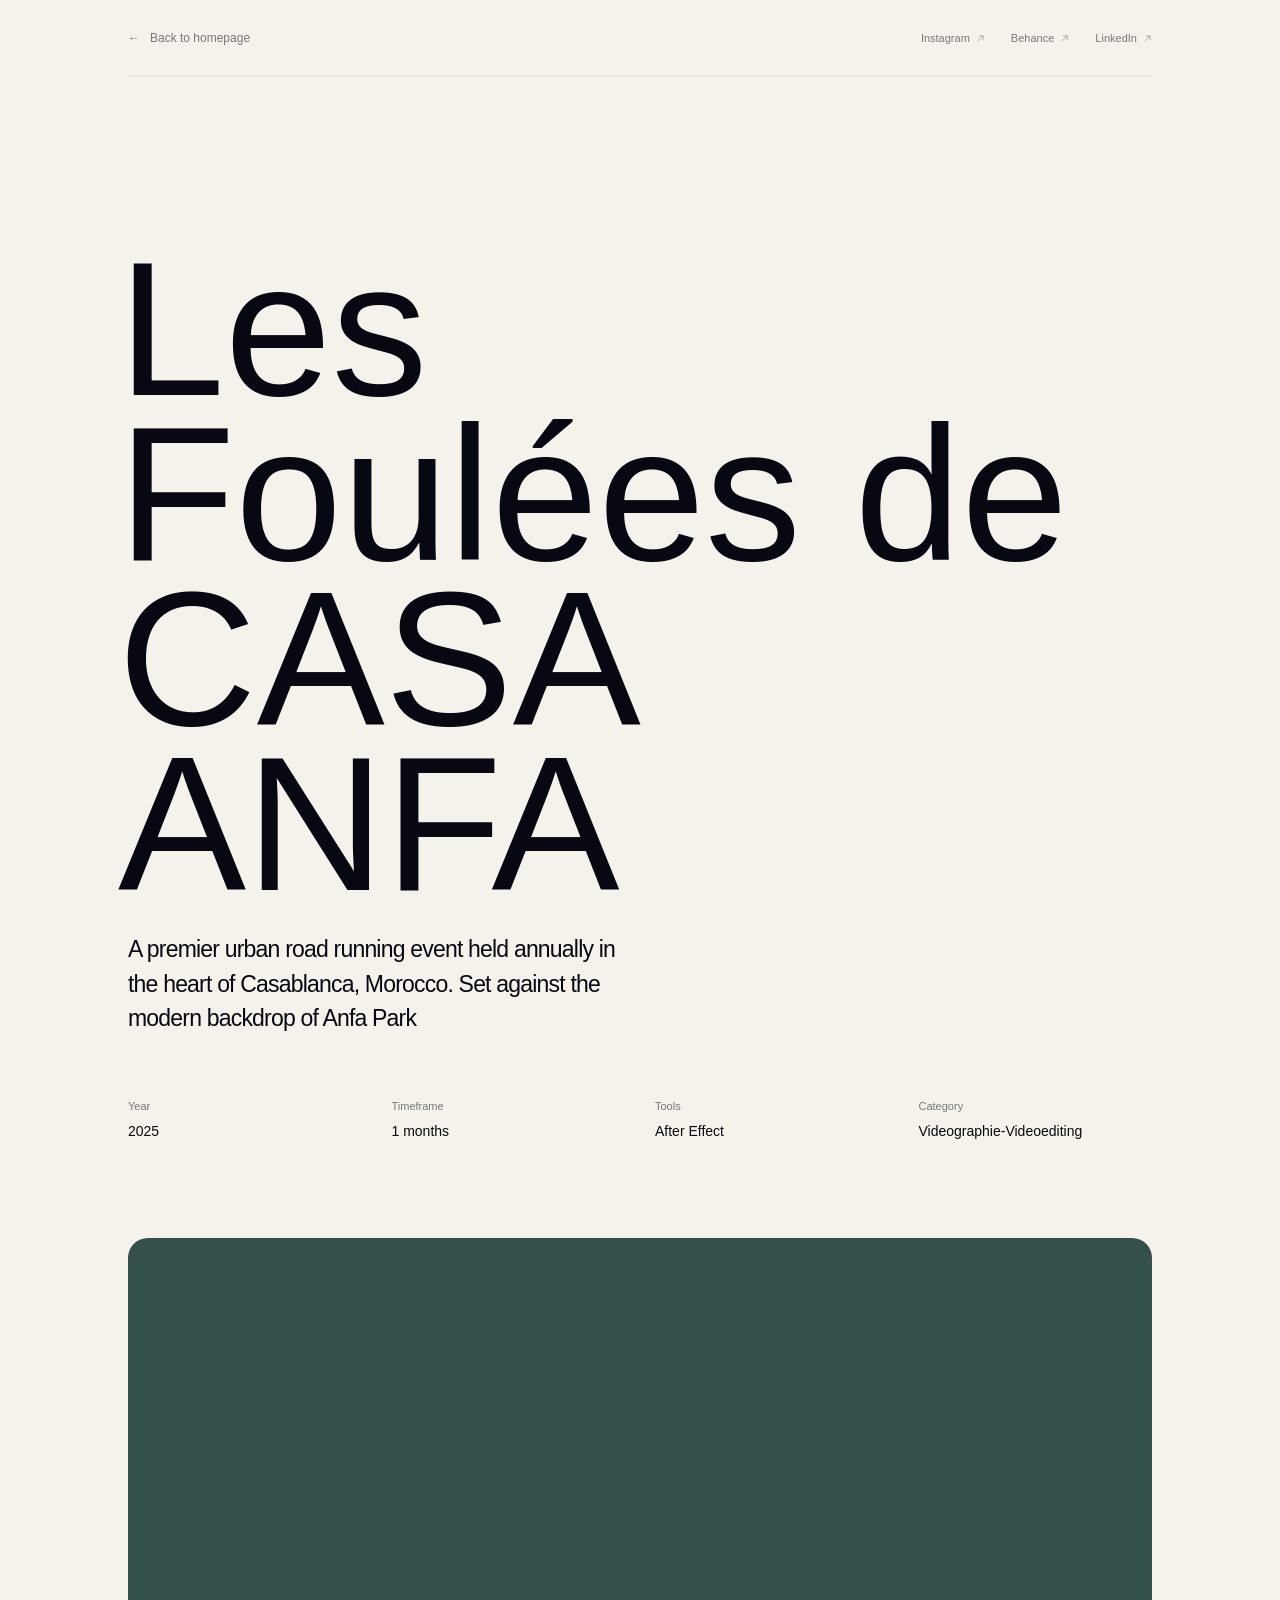
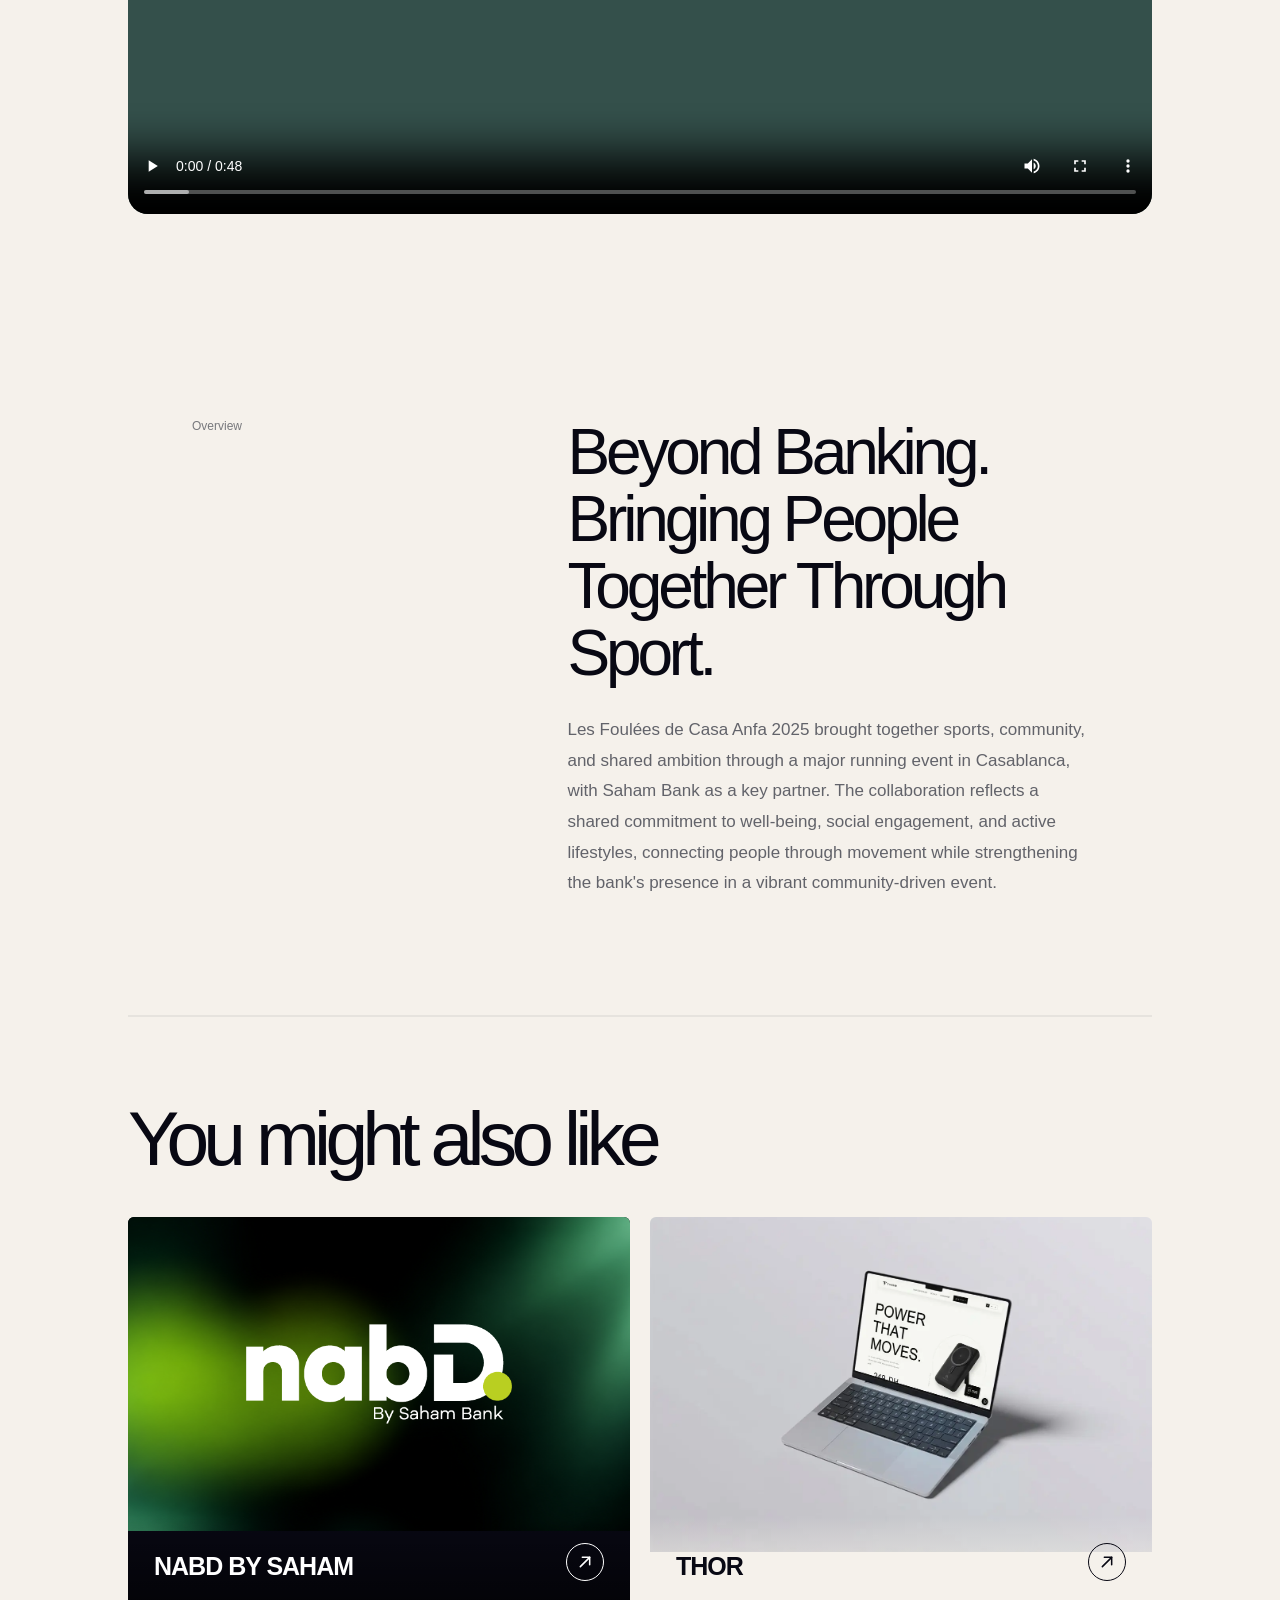
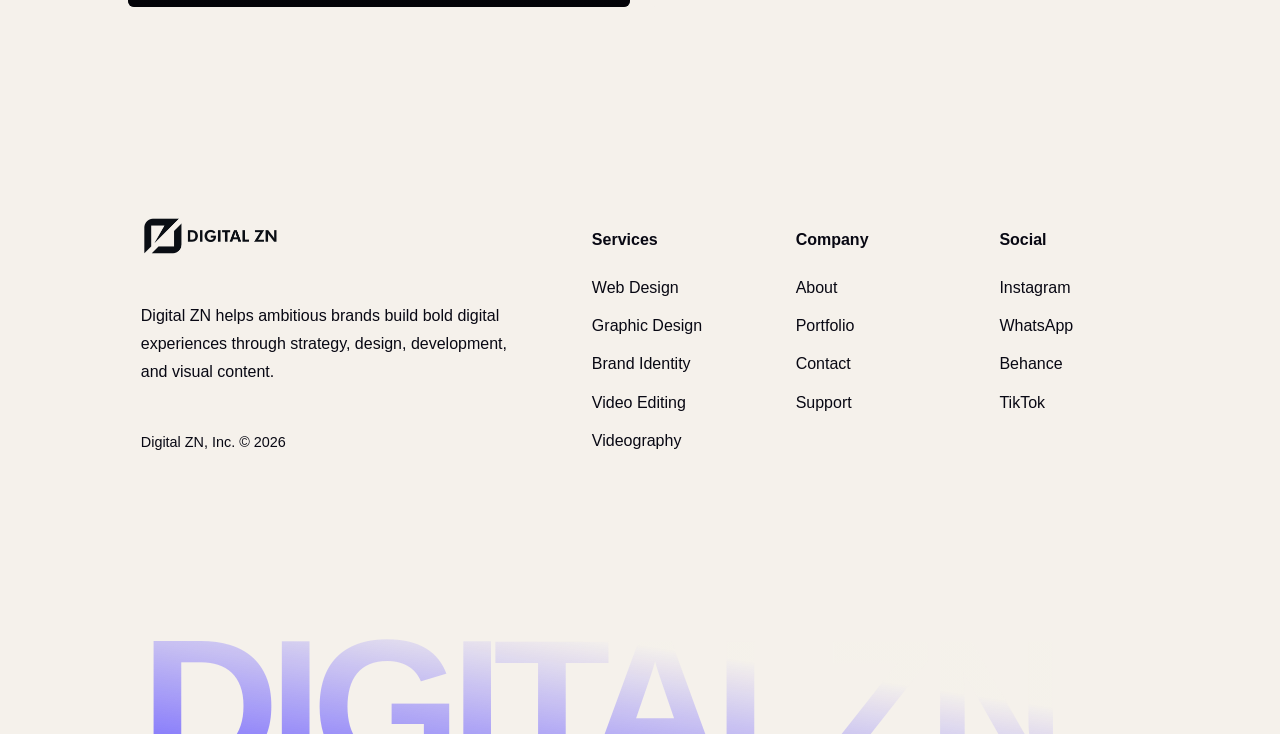
<file: portfolio/work/foulee/index.html>
<!doctype html>
<html lang="en">
<head>
  <meta charset="utf-8">
  <meta name="robots" content="index, follow">

<link rel="canonical" href="https://digital-zn.com/">

<meta property="og:type" content="website">
<meta property="og:site_name" content="Digital ZN">
<meta
  property="og:title"
  content="Digital ZN | Portfolio"
>
<meta
  property="og:description"
  content="Brand identity, social media design, landing pages, video editing, and visual content for growing brands.">
<meta property="og:url" content="https://digital-zn.com/">
<meta name="twitter:card" content="summary_large_image">
  <link rel="icon" type="image/png" href="../assets/logo.png" />
  <meta name="viewport" content="width=device-width, initial-scale=1.0" />
  <meta name="description"
    content="Digital ZN is a full-service digital marketing agency. We craft bold digital experiences that dominate markets and build legacies." />
  <meta property="og:title" content="Digital ZN" />
  <meta property="og:description" content="Digital excellence meets creative power." />
  <meta name="google-site-verification" content="_cDGzYvUkY-0FyyiF112nj8jp03RMVyabl8qEAHItaU" />
  <meta name="viewport" content="width=device-width, initial-scale=1">
  <meta name="description" content="lhfdk">
  <title>Digital ZN - Les Foulées de CASA ANFA </title>
  <link rel="stylesheet" href="style.css">
  <script src="script.js" defer></script>
      <script src="page-transition.js" defer></script>
          <link rel="stylesheet" href="page-transition.css">
</head>
<body>
  <main class="portfolio">
    <header class="topbar">
      <a class="back-link" href="../../port.html" data-transition-title="PORTFOLIO">← <span>Back to homepage</span></a>
      <nav class="social-links" aria-label="Social links">
        <a href="https://www.instagram.com/digital_ma_zn/" target="_blank" rel="noreferrer">Instagram <svg class="nav-cta-arrow1" viewBox="0 0 24 24" aria-hidden="true" focusable="false"><path d="M5 19L19 5" /><path d="M8 5H19V16" /></svg></a>
        <a href="https://www.behance.net/" target="_blank" rel="noreferrer">Behance <svg class="nav-cta-arrow1" viewBox="0 0 24 24" aria-hidden="true" focusable="false"><path d="M5 19L19 5" /><path d="M8 5H19V16" /></svg></a>
        <a href="https://www.linkedin.com/" target="_blank" rel="noreferrer">LinkedIn <svg class="nav-cta-arrow1" viewBox="0 0 24 24" aria-hidden="true" focusable="false"><path d="M5 19L19 5" /><path d="M8 5H19V16" /></svg></a>
      </nav>
    </header>
    <div class="page-transition" data-page-transition aria-hidden="true">
  <div class="transition-content">
    <span class="transition-count" data-transition-count></span>
    <span class="transition-title" data-transition-title>PORTFOLIO</span>
  </div>
  <div class="transition-progress"><span></span></div>
</div>
    <section class="hero" id="top">
      <h1 class="reveal">Les Foulées de CASA ANFA</h1>
      <p class="hero-description reveal delay-1">A premier urban road running event held annually in the heart of Casablanca, Morocco. Set against the modern backdrop of Anfa Park</p>
    </section>
    <section class="meta-grid reveal" aria-label="Project metadata">
      <div><div class="meta-label">Year</div><div class="meta-value">2025</div></div>
      <div><div class="meta-label">Timeframe</div><div class="meta-value">1 months</div></div>
      <div><div class="meta-label">Tools</div><div class="meta-value">After Effect</div></div>
      <div><div class="meta-label">Category</div><div class="meta-value">Videographie-Videoediting</div></div>
    </section>





<section class="gallery-slider" aria-label="THOR project photo gallery" dir="ltr">
 <video class="videocall" src="../assets/foulee/IMG_5998.webm"  controls  >

 </video>
</section>





    <section class="story">
      <div class="story-kicker reveal">Overview</div>
      <div class="reveal delay-1">
        <h2>Beyond Banking. Bringing People Together Through Sport.</h2>
        <div class="story-copy">
          <p>Les Foulées de Casa Anfa 2025 brought together sports,
        community, and shared ambition through a major running
        event in Casablanca, with Saham Bank as a key partner.
        The collaboration reflects a shared commitment to
        well-being, social engagement, and active lifestyles,
        connecting people through movement while strengthening
        the bank's presence in a vibrant community-driven event.</p>
        </div>
      </div>
    </section>

    <section class="related">
      <div class="related-head reveal"><h2>You might also like</h2></div>
      <div class="project-list">
                <article class="project-card reveal delay-1" aria-label="NABD BY SAHAM">
          <div class="card-art"><img src="..\assets\nabd-01.webp"></div>
          <a href="..\nabd\index.html"><div class="card-info"><strong>NABD BY SAHAM</strong><span class="arrow" aria-hidden="true"><svg class="nav-cta-arrow" viewBox="0 0 24 24" aria-hidden="true" focusable="false"><path d="M5 19L19 5" /><path d="M8 5H19V16" /></svg></span></div>
        </a></article>
                <article class="project-card reveal delay-1" aria-label="THOR">
          <div class="card-art"><img src="..\..\..\assets\portfolio-web.webp"></div>
          <a href="..\thor\index.html"><div class="card-info"><strong>THOR</strong><span class="arrow" aria-hidden="true"><svg class="nav-cta-arrow" viewBox="0 0 24 24" aria-hidden="true" focusable="false"><path d="M5 19L19 5" /><path d="M8 5H19V16" /></svg></span></div>
        </a></article>
      </div>
    </section>
<footer class="footer section-dark">
  <div class="footer-inner">

    <div class="footer-grid">

      <!-- Brand -->
      <div class="footer-brand">
        <a href="#home" class="footer-logo" aria-label="Digital ZN Home">
          <img src="../assets/foter-09.png" alt="Digital ZN" />
        </a>

        <p class="footer-description" data-i18n-chip="desp">
          Digital ZN helps ambitious brands build bold digital experiences
          through strategy, design, development, and visual content.
        </p>

        <p class="footer-copyright">
          Digital ZN, Inc. © 2026
        </p>
      </div>

      <!-- Services -->
      <div class="footer-column">
        <h3 data-i18n-chip="srv_label2">Services</h3>

        <a href="#services" data-i18n-chip="webss">Web Design</a>
        <a href="#services" data-i18n-chip="srv2_name">Graphic Design</a>
        <a href="#services" data-i18n-chip="srv3_name">Brand Identity</a>
        <a href="#services" data-i18n-chip="srv5_name">Video Editing</a>
        <a href="#services" data-i18n-chip="srv5_name">Videography</a>
      </div>

      <!-- Company -->
      <div class="footer-column">
        <h3 data-i18n-chip="fot_comp">Company</h3>

        <a href="#about" data-i18n-chip="nav_about">About</a>
        <a href="#portfolio" data-i18n-chip="nav_portfolio">Portfolio</a>
        <a href="#contact" data-i18n-chip="nav_cta">Contact</a>
        <a href="#contact" data-i18n-chip="suppp">Support</a>
      </div>

      <!-- Social -->
      <div class="footer-column">
        <h3 data-i18n-chip="fot_social">Social</h3>

        <a
          href="https://www.instagram.com/digital_ma_zn/"
          target="_blank"
          rel="noopener"
        >
          Instagram
        </a>

        <a
          href="https://wa.me/212788471319"
          target="_blank"
          rel="noopener"
        >
          WhatsApp
        </a>

        <a href="#" target="_blank" rel="noopener">
          Behance
        </a>

        <a href="#" target="_blank" rel="noopener">
          TikTok
        </a>
      </div>

    </div>

    <!-- Large Digital ZN text -->
    <div class="footer-word-wrapper" aria-hidden="true">
      <div class="footer-word">DIGITALZN</div>
    </div>

  </div>
</footer>

  </main>
</body>
</html>
</file>
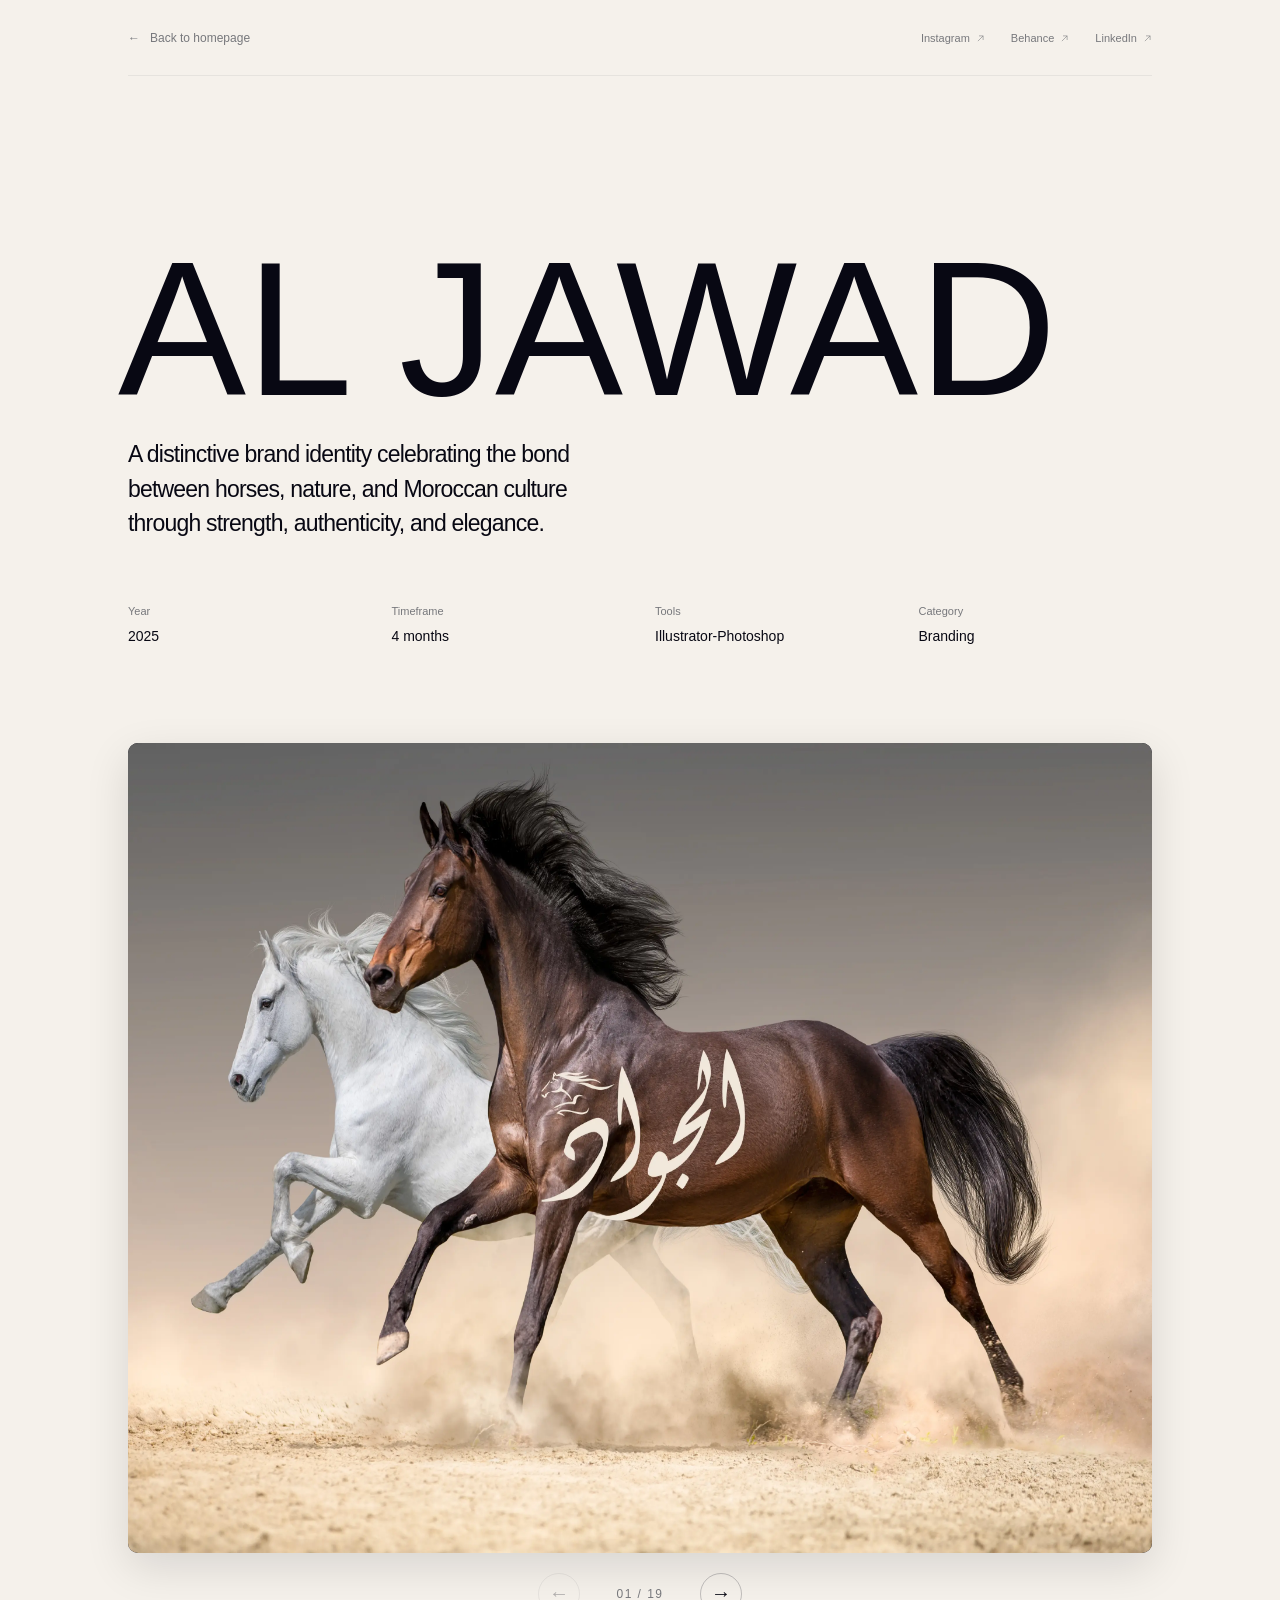
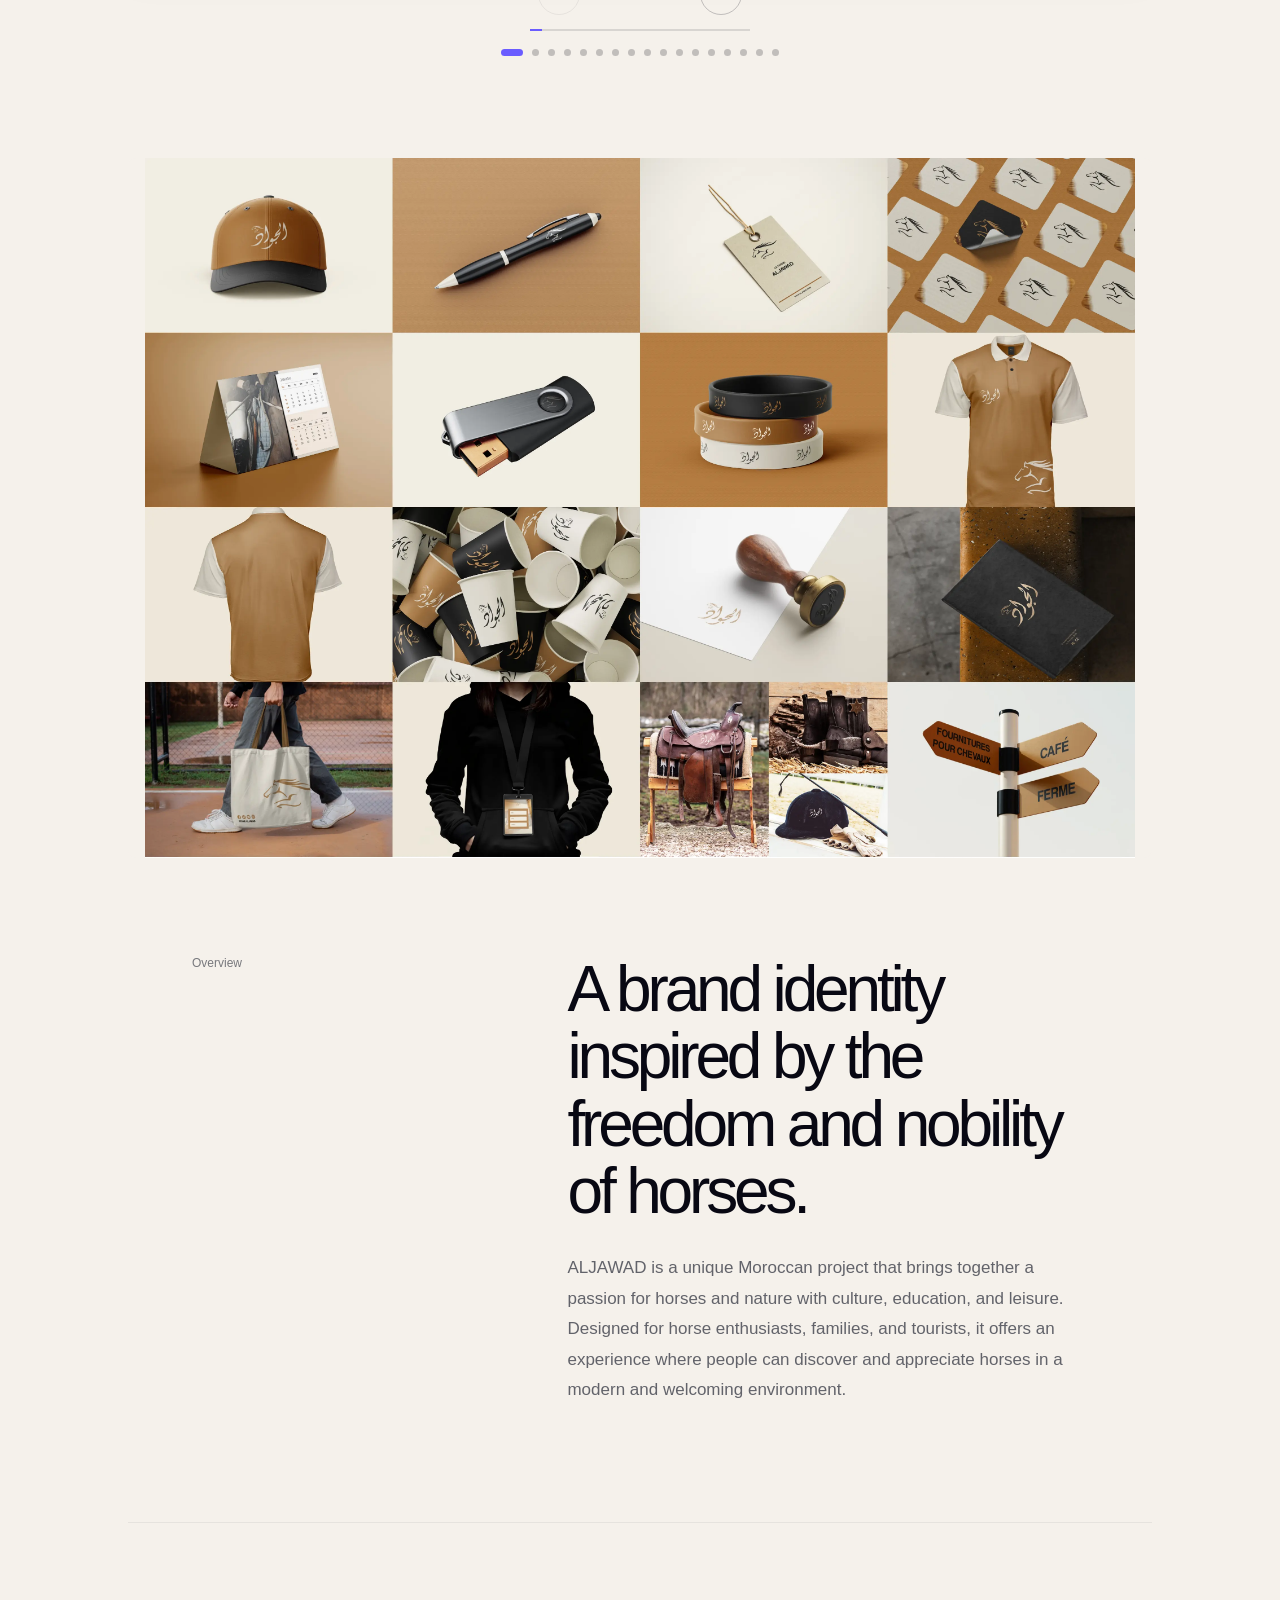
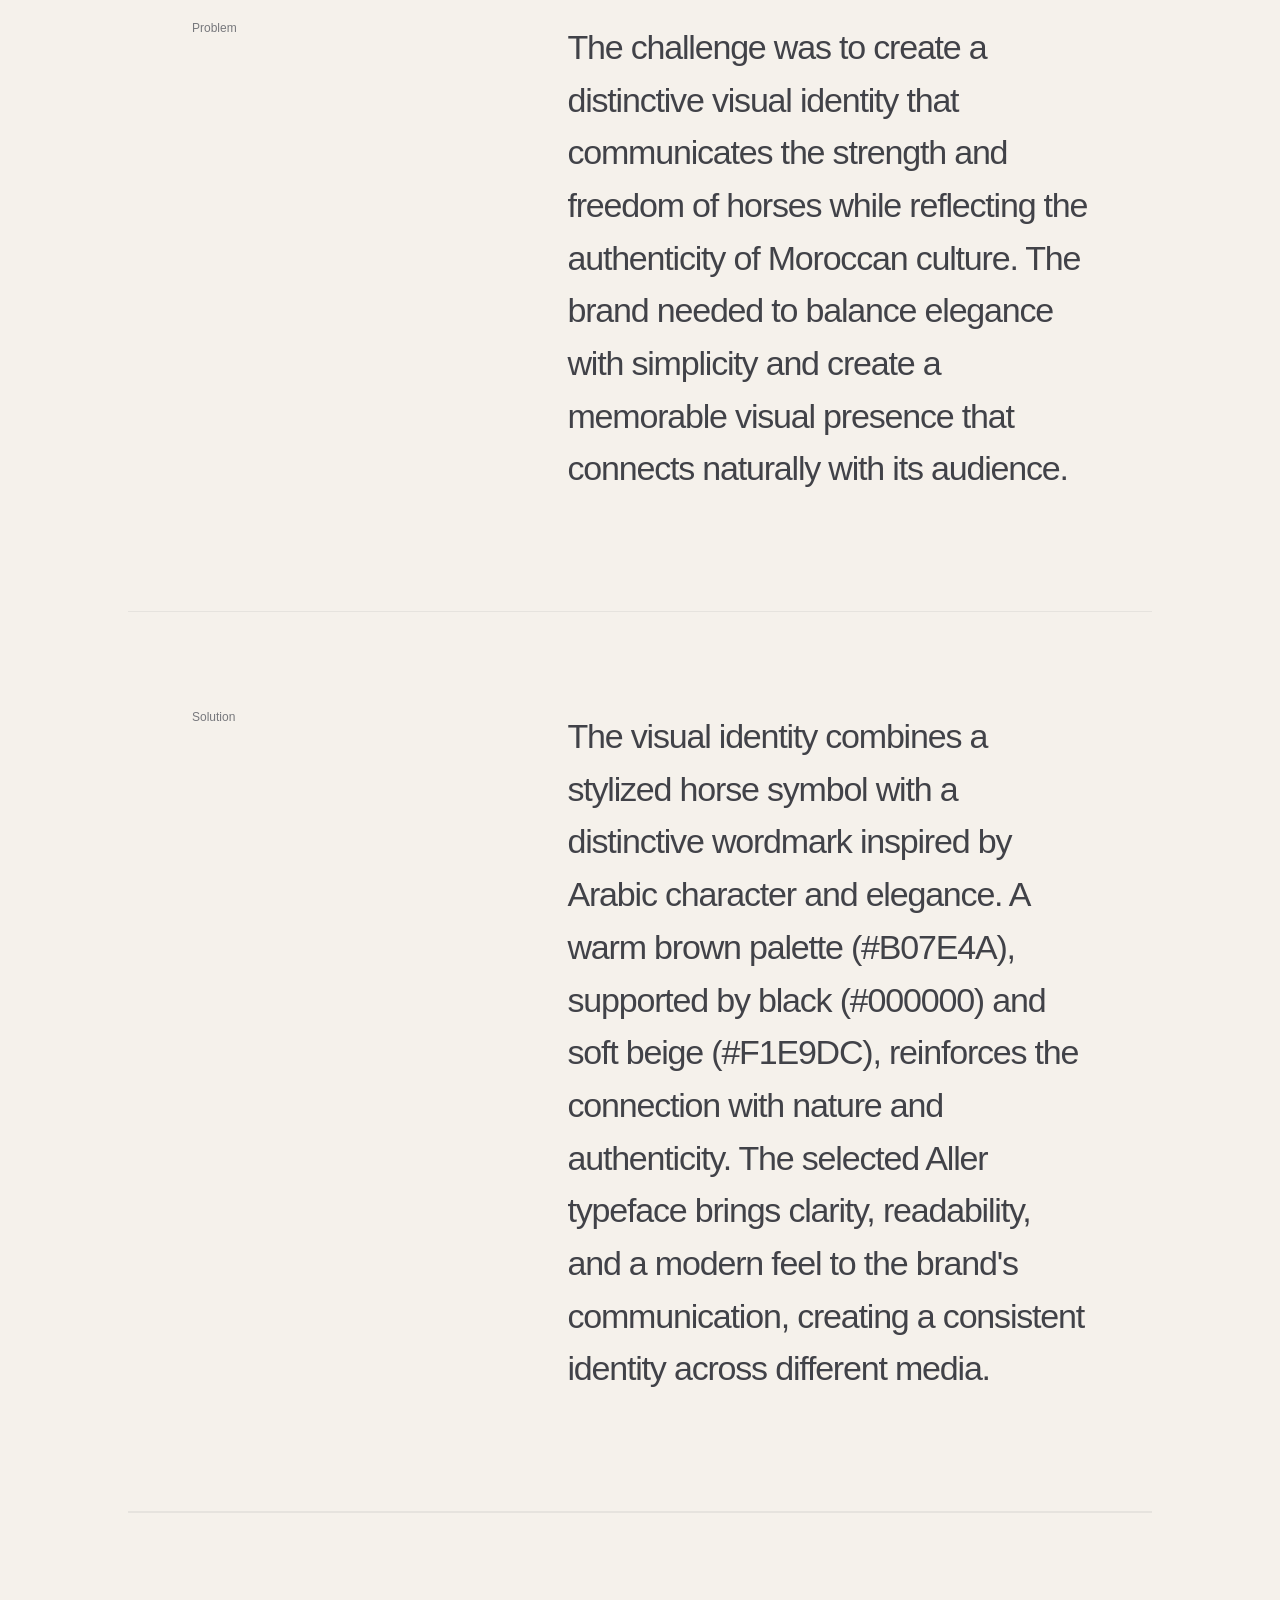
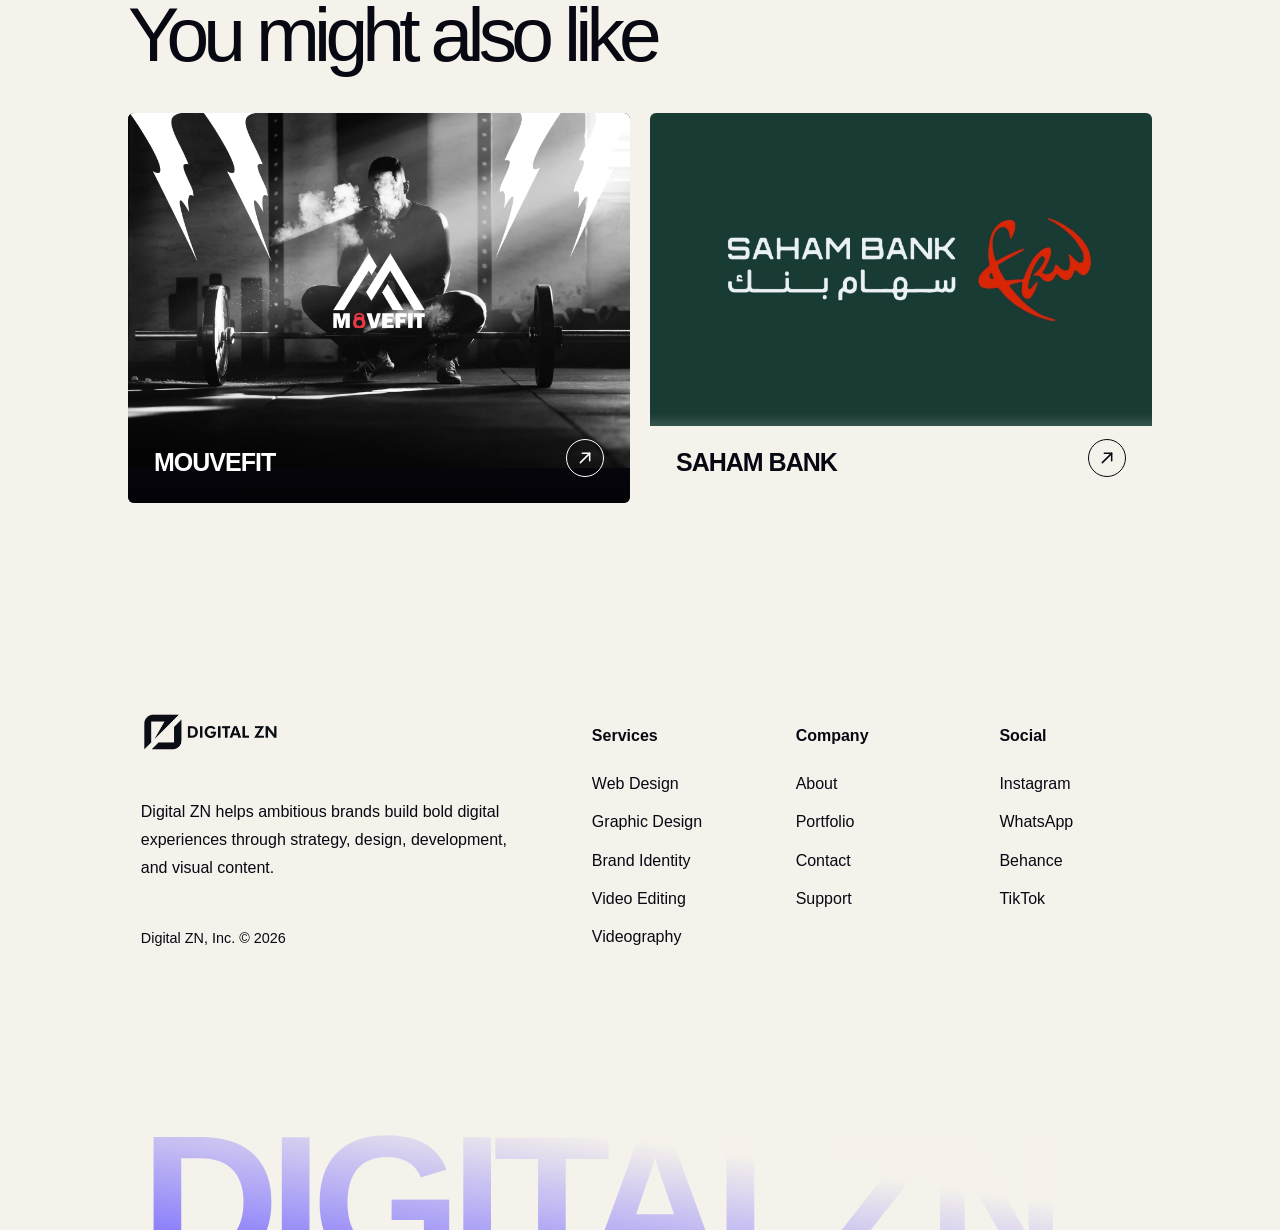
<file: portfolio/work/jawad/index.html>
<!doctype html>
<html lang="en">
<head>
  <meta charset="utf-8">
  <meta name="robots" content="index, follow">

<link rel="canonical" href="https://digital-zn.com/">

<meta property="og:type" content="website">
<meta property="og:site_name" content="Digital ZN">
<meta
  property="og:title"
  content="Digital ZN | Portfolio"
>
<meta
  property="og:description"
  content="Brand identity, social media design, landing pages, video editing, and visual content for growing brands.">
<meta property="og:url" content="https://digital-zn.com/">
<meta name="twitter:card" content="summary_large_image">
  <link rel="icon" type="image/png" href="../assets/logo.png" />
  <meta name="viewport" content="width=device-width, initial-scale=1.0" />
  <meta name="description"
    content="Digital ZN is a full-service digital marketing agency. We craft bold digital experiences that dominate markets and build legacies." />
  <meta property="og:title" content="Digital ZN" />
  <meta property="og:description" content="Digital excellence meets creative power." />
  <meta name="google-site-verification" content="_cDGzYvUkY-0FyyiF112nj8jp03RMVyabl8qEAHItaU" />
  <meta name="viewport" content="width=device-width, initial-scale=1">
  <meta name="description" content="lhfdk">
  <title>Digital ZN - ALJAWAD</title>
  <link rel="stylesheet" href="style.css">
  <script src="script.js" defer></script>
      <script src="page-transition.js" defer></script>
          <link rel="stylesheet" href="page-transition.css">
</head>
<body>
  <main class="portfolio">
    <header class="topbar">
      <a class="back-link" href="../../port.html" data-transition-title="PORTFOLIO">← <span>Back to homepage</span></a>
      <nav class="social-links" aria-label="Social links">
        <a href="https://www.instagram.com/digital_ma_zn/" target="_blank" rel="noreferrer">Instagram <svg class="nav-cta-arrow1" viewBox="0 0 24 24" aria-hidden="true" focusable="false"><path d="M5 19L19 5" /><path d="M8 5H19V16" /></svg></a>
        <a href="https://www.behance.net/" target="_blank" rel="noreferrer">Behance <svg class="nav-cta-arrow1" viewBox="0 0 24 24" aria-hidden="true" focusable="false"><path d="M5 19L19 5" /><path d="M8 5H19V16" /></svg></a>
        <a href="https://www.linkedin.com/" target="_blank" rel="noreferrer">LinkedIn <svg class="nav-cta-arrow1" viewBox="0 0 24 24" aria-hidden="true" focusable="false"><path d="M5 19L19 5" /><path d="M8 5H19V16" /></svg></a>
      </nav>
    </header>
    <div class="page-transition" data-page-transition aria-hidden="true">
  <div class="transition-content">
    <span class="transition-count" data-transition-count></span>
    <span class="transition-title" data-transition-title>PORTFOLIO</span>
  </div>
  <div class="transition-progress"><span></span></div>
</div>
    <section class="hero" id="top">
      <h1 class="reveal">AL JAWAD</h1>
      <p class="hero-description reveal delay-1">A distinctive brand identity celebrating the bond between horses,
    nature, and Moroccan culture through strength, authenticity, and elegance.</p>
    </section>
    <section class="meta-grid reveal" aria-label="Project metadata">
      <div><div class="meta-label">Year</div><div class="meta-value">2025</div></div>
      <div><div class="meta-label">Timeframe</div><div class="meta-value">4 months</div></div>
      <div><div class="meta-label">Tools</div><div class="meta-value">Illustrator-Photoshop</div></div>
      <div><div class="meta-label">Category</div><div class="meta-value">Branding</div></div>
    </section>





<section class="gallery-slider" aria-label="AL JAWAD project photo gallery" dir="ltr">
  <div class="slider-viewport">
    <div class="slider-track">
        <figure class="gallery-slide">
          <img src="..\assets\jawadslide\1.webp" alt="AL JAWAD project photo 01" loading="eager" decoding="async">
        </figure>
        <figure class="gallery-slide">
          <img src="..\assets\jawadslide\2.webp" alt="AL JAWAD project photo 02" loading="lazy" decoding="async">
        </figure>
        <figure class="gallery-slide">
          <img src="..\assets\jawadslide\3.webp" alt="AL JAWAD project photo 03" loading="lazy" decoding="async">
        </figure>
        <figure class="gallery-slide">
          <img src="..\assets\jawadslide\4.webp" alt="AL JAWAD project photo 04" loading="lazy" decoding="async">
        </figure>
        <figure class="gallery-slide">
          <img src="..\assets\jawadslide\5.webp" alt="AL JAWAD project photo 05" loading="lazy" decoding="async">
        </figure>
        <figure class="gallery-slide">
          <img src="..\assets\jawadslide\6.webp" alt="AL JAWAD project photo 06" loading="lazy" decoding="async">
        </figure>
                <figure class="gallery-slide">
          <img src="..\assets\jawadslide\7.webp" alt="AL JAWAD project photo 07" loading="lazy" decoding="async">
        </figure>
                <figure class="gallery-slide">
          <img src="..\assets\jawadslide\8.webp" alt="AL JAWAD project photo 08" loading="lazy" decoding="async">
        </figure>
                <figure class="gallery-slide">
          <img src="..\assets\jawadslide\9.webp" alt="AL JAWAD project photo 09" loading="lazy" decoding="async">
        </figure>
                <figure class="gallery-slide">
          <img src="..\assets\jawadslide\10.webp" alt="AL JAWAD project photo 010" loading="lazy" decoding="async">
        </figure>
                <figure class="gallery-slide">
          <img src="..\assets\jawadslide\11.webp" alt="AL JAWAD project photo 06" loading="lazy" decoding="async">
        </figure>
                <figure class="gallery-slide">
          <img src="..\assets\jawadslide\12.webp" alt="AL JAWAD project photo 06" loading="lazy" decoding="async">
        </figure>
                <figure class="gallery-slide">
          <img src="..\assets\jawadslide\11.webp" alt="AL JAWAD project photo 06" loading="lazy" decoding="async">
        </figure>
                <figure class="gallery-slide">
          <img src="..\assets\jawadslide\12.webp" alt="AL JAWAD project photo 06" loading="lazy" decoding="async">
        </figure>
                <figure class="gallery-slide">
          <img src="..\assets\jawadslide\13.webp" alt="AL JAWAD project photo 06" loading="lazy" decoding="async">
        </figure>
                <figure class="gallery-slide">
          <img src="..\assets\jawadslide\14.webp" alt="AL JAWAD project photo 06" loading="lazy" decoding="async">
        </figure>
                <figure class="gallery-slide">
          <img src="..\assets\jawadslide\15.webp" alt="AL JAWAD project photo 06" loading="lazy" decoding="async">
        </figure>
                <figure class="gallery-slide">
          <img src="..\assets\jawadslide\16.webp" alt="AL JAWAD project photo 06" loading="lazy" decoding="async">
        </figure>
                <figure class="gallery-slide">
          <img src="..\assets\jawadslide\17.webp" alt="AL JAWAD project photo 06" loading="lazy" decoding="async">
        </figure>

    </div>
  </div>

  <div class="gallery-controls">
    <button class="gallery-arrow gallery-prev" type="button" aria-label="Previous photo" disabled>
      <span aria-hidden="true">&#8592;</span>
    </button>
    <span class="gallery-counter" aria-live="polite">01 / 17</span>
    <button class="gallery-arrow gallery-next" type="button" aria-label="Next photo">
      <span aria-hidden="true">&#8594;</span>
    </button>
  </div>

  <div class="gallery-progress" aria-hidden="true"><span></span></div>

  <div class="gallery-dots" role="group" aria-label="Choose a photo">
    <button class="gallery-dot" type="button" data-slide="0" aria-label="Go to photo 01" aria-current="true"></button>
    <button class="gallery-dot" type="button" data-slide="1" aria-label="Go to photo 02"></button>
    <button class="gallery-dot" type="button" data-slide="2" aria-label="Go to photo 03"></button>
    <button class="gallery-dot" type="button" data-slide="3" aria-label="Go to photo 04"></button>
    <button class="gallery-dot" type="button" data-slide="4" aria-label="Go to photo 05"></button>
    <button class="gallery-dot" type="button" data-slide="5" aria-label="Go to photo 06"></button>
    <button class="gallery-dot" type="button" data-slide="6" aria-label="Go to photo 07"></button>
    <button class="gallery-dot" type="button" data-slide="7" aria-label="Go to photo 08"></button>
    <button class="gallery-dot" type="button" data-slide="8" aria-label="Go to photo 09"></button>
    <button class="gallery-dot" type="button" data-slide="9" aria-label="Go to photo 10"></button>
    <button class="gallery-dot" type="button" data-slide="10" aria-label="Go to photo 11"></button>
    <button class="gallery-dot" type="button" data-slide="11" aria-label="Go to photo 12"></button>
    <button class="gallery-dot" type="button" data-slide="12" aria-label="Go to photo 13"></button>
    <button class="gallery-dot" type="button" data-slide="13" aria-label="Go to photo 14"></button>
    <button class="gallery-dot" type="button" data-slide="14" aria-label="Go to photo 15"></button>
    <button class="gallery-dot" type="button" data-slide="15" aria-label="Go to photo 16"></button>
    <button class="gallery-dot" type="button" data-slide="16" aria-label="Go to photo 17"></button>
  </div>
</section>




    <figure class="secondary-art reveal">
      <img src="../../../assets/portfolio-brand.webp" alt="Original smartphone concept showing a red voice waveform on a warm stone background">
    </figure>
    <section class="story">
      <div class="story-kicker reveal">Overview</div>
      <div class="reveal delay-1">
        <h2>A brand identity inspired by the freedom and nobility of horses.</h2>
        <div class="story-copy">
          <p>ALJAWAD is a unique Moroccan project that brings together a
        passion for horses and nature with culture, education, and leisure.
        Designed for horse enthusiasts, families, and tourists, it offers
        an experience where people can discover and appreciate horses in
        a modern and welcoming environment.</p>
        </div>
      </div>
    </section>
    <section class="story">
      <div class="story-kicker reveal">Problem</div>
      <div class="reveal delay-1">
        <div class="story-copy story-copy-large">
          <p>The challenge was to create a distinctive visual identity that
        communicates the strength and freedom of horses while reflecting
        the authenticity of Moroccan culture. The brand needed to balance
        elegance with simplicity and create a memorable visual presence
        that connects naturally with its audience.</p>
        </div>
      </div>
    </section>
    <section class="story">
      <div class="story-kicker reveal">Solution</div>
      <div class="reveal delay-1">
        <div class="story-copy story-copy-large">
          <p>The visual identity combines a stylized horse symbol with a
        distinctive wordmark inspired by Arabic character and elegance.
        A warm brown palette (#B07E4A), supported by black (#000000)
        and soft beige (#F1E9DC), reinforces the connection with nature
        and authenticity. The selected Aller typeface brings clarity,
        readability, and a modern feel to the brand's communication,
        creating a consistent identity across different media.</p>
        </div>
      </div>
    </section>
    <section class="related">
      <div class="related-head reveal"><h2>You might also like</h2></div>
      <div class="project-list">
        <article class="project-card reveal delay-1" aria-label="MOUVEFIT">
          <div class="card-art"><img src="..\assets\wefit.webp"></div>
          <a href="..\movefit\index.html"><div class="card-info"><strong>MOUVEFIT</strong><span class="arrow" aria-hidden="true"><svg class="nav-cta-arrow" viewBox="0 0 24 24" aria-hidden="true" focusable="false"><path d="M5 19L19 5" /><path d="M8 5H19V16" /></svg></span></div>
        </a></article>
                <article class="project-card reveal delay-1" aria-label="SAHAM BANK">
          <div class="card-art"><img src="..\assets\saham1-01.webp"></div>
          <a href="..\saham\index.html"><div class="card-info"><strong>SAHAM BANK</strong><span class="arrow" aria-hidden="true"><svg class="nav-cta-arrow" viewBox="0 0 24 24" aria-hidden="true" focusable="false"><path d="M5 19L19 5" /><path d="M8 5H19V16" /></svg></span></div>
        </a></article>
      </div>
    </section>
<footer class="footer section-dark">
  <div class="footer-inner">

    <div class="footer-grid">

      <!-- Brand -->
      <div class="footer-brand">
        <a href="#home" class="footer-logo" aria-label="Digital ZN Home">
          <img src="../assets/foter-09.png" alt="Digital ZN" />
        </a>

        <p class="footer-description" data-i18n-chip="desp">
          Digital ZN helps ambitious brands build bold digital experiences
          through strategy, design, development, and visual content.
        </p>

        <p class="footer-copyright">
          Digital ZN, Inc. © 2026
        </p>
      </div>

      <!-- Services -->
      <div class="footer-column">
        <h3 data-i18n-chip="srv_label2">Services</h3>

        <a href="#services" data-i18n-chip="webss">Web Design</a>
        <a href="#services" data-i18n-chip="srv2_name">Graphic Design</a>
        <a href="#services" data-i18n-chip="srv3_name">Brand Identity</a>
        <a href="#services" data-i18n-chip="srv5_name">Video Editing</a>
        <a href="#services" data-i18n-chip="srv5_name">Videography</a>
      </div>

      <!-- Company -->
      <div class="footer-column">
        <h3 data-i18n-chip="fot_comp">Company</h3>

        <a href="#about" data-i18n-chip="nav_about">About</a>
        <a href="#portfolio" data-i18n-chip="nav_portfolio">Portfolio</a>
        <a href="#contact" data-i18n-chip="nav_cta">Contact</a>
        <a href="#contact" data-i18n-chip="suppp">Support</a>
      </div>

      <!-- Social -->
      <div class="footer-column">
        <h3 data-i18n-chip="fot_social">Social</h3>

        <a
          href="https://www.instagram.com/digital_ma_zn/"
          target="_blank"
          rel="noopener"
        >
          Instagram
        </a>

        <a
          href="https://wa.me/212788471319"
          target="_blank"
          rel="noopener"
        >
          WhatsApp
        </a>

        <a href="#" target="_blank" rel="noopener">
          Behance
        </a>

        <a href="#" target="_blank" rel="noopener">
          TikTok
        </a>
      </div>

    </div>

    <!-- Large Digital ZN text -->
    <div class="footer-word-wrapper" aria-hidden="true">
      <div class="footer-word">DIGITALZN</div>
    </div>

  </div>
</footer>

  </main>
</body>
</html>
</file>
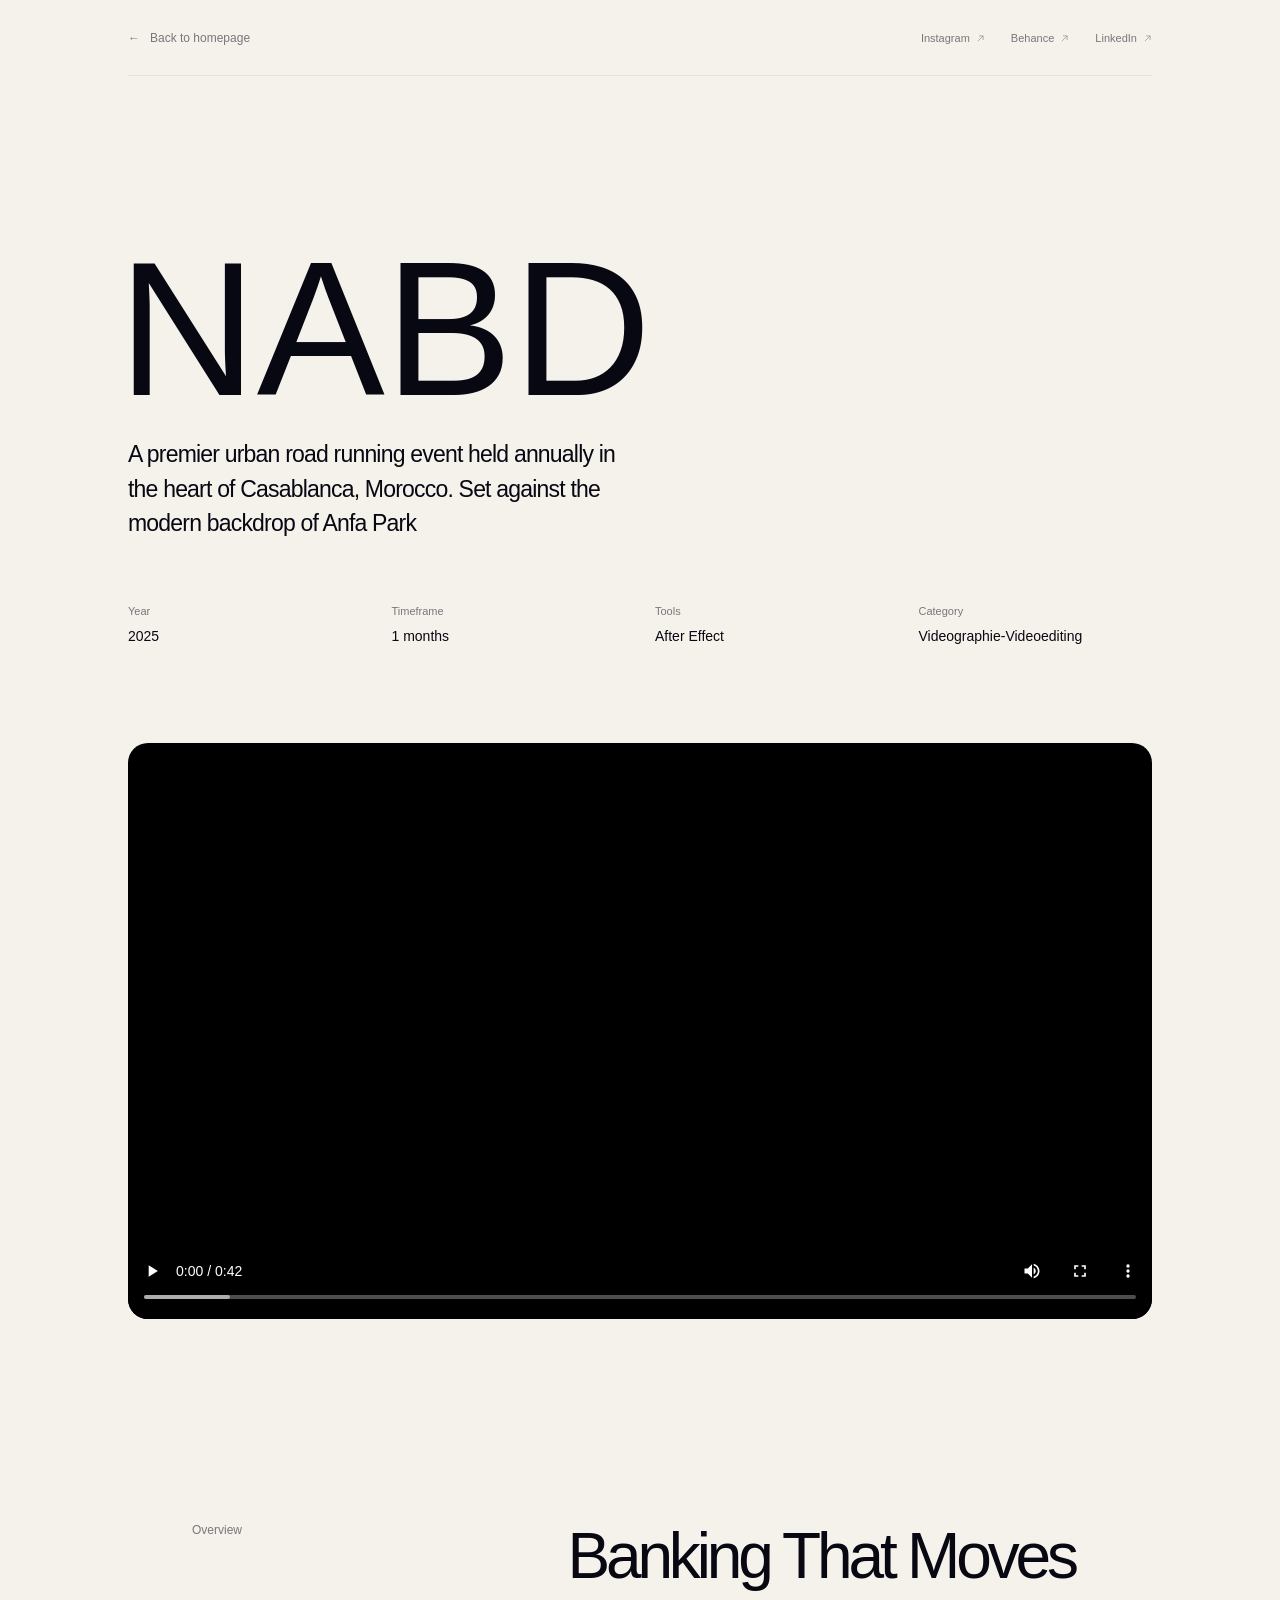
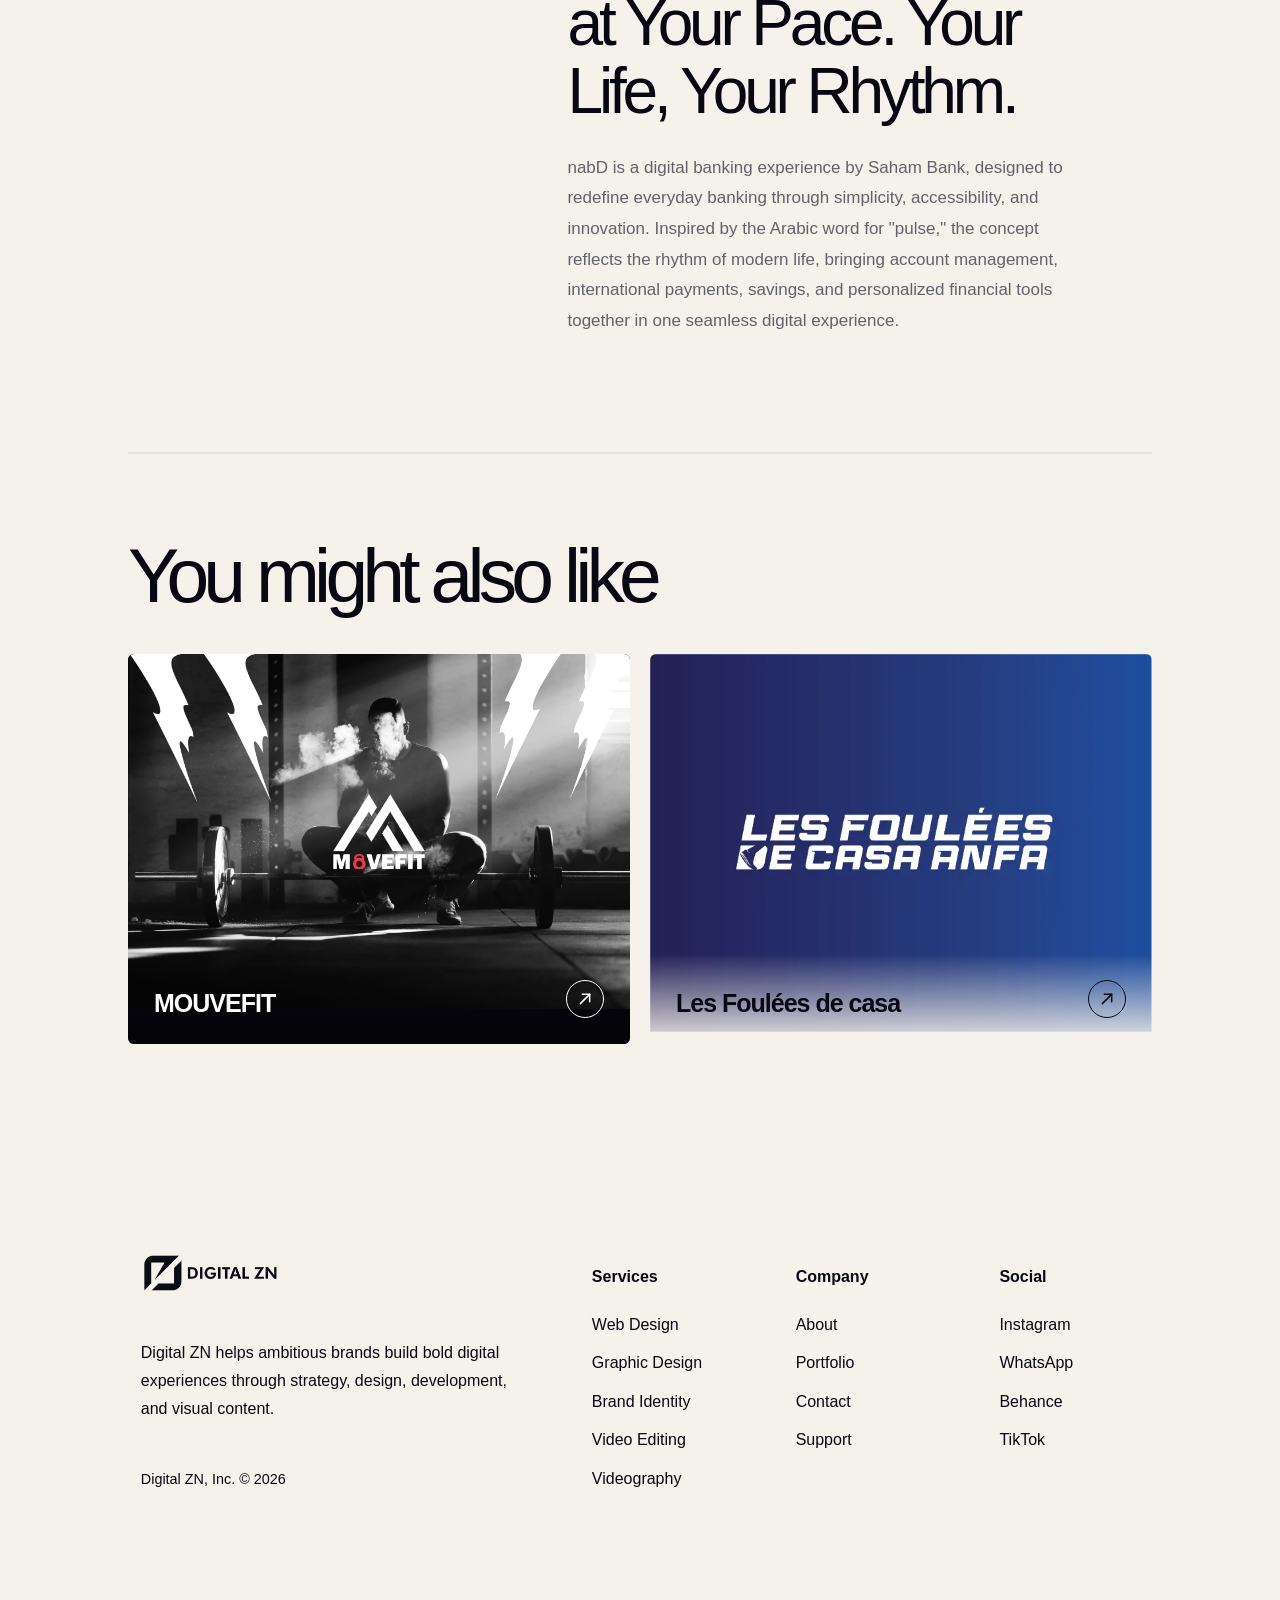
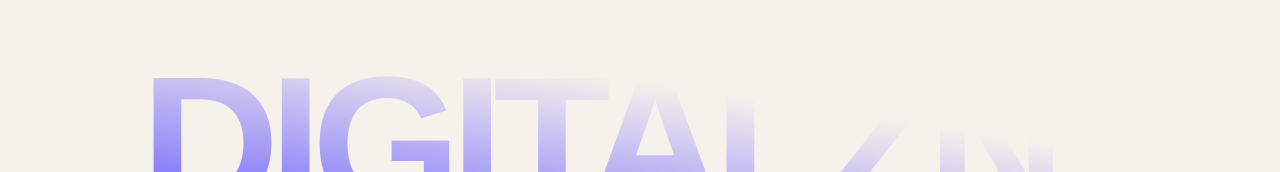
<file: portfolio/work/nabd/index.html>
<!doctype html>
<html lang="en">
<head>
  <meta charset="utf-8">
  <meta name="robots" content="index, follow">

<link rel="canonical" href="https://digital-zn.com/">

<meta property="og:type" content="website">
<meta property="og:site_name" content="Digital ZN">
<meta
  property="og:title"
  content="Digital ZN | Portfolio"
>
<meta
  property="og:description"
  content="Brand identity, social media design, landing pages, video editing, and visual content for growing brands.">
<meta property="og:url" content="https://digital-zn.com/">
<meta name="twitter:card" content="summary_large_image">
  <link rel="icon" type="image/png" href="../assets/logo.png" />
  <meta name="viewport" content="width=device-width, initial-scale=1.0" />
  <meta name="description"
    content="Digital ZN is a full-service digital marketing agency. We craft bold digital experiences that dominate markets and build legacies." />
  <meta property="og:title" content="Digital ZN" />
  <meta property="og:description" content="Digital excellence meets creative power." />
  <meta name="google-site-verification" content="_cDGzYvUkY-0FyyiF112nj8jp03RMVyabl8qEAHItaU" />
  <meta name="viewport" content="width=device-width, initial-scale=1">
  <meta name="description" content="lhfdk">
  <title>Digital ZN - NABD BY SAHAM </title>
  <link rel="stylesheet" href="style.css">
  <script src="script.js" defer></script>
      <script src="page-transition.js" defer></script>
          <link rel="stylesheet" href="page-transition.css">
</head>
<body>
  <main class="portfolio">
    <header class="topbar">
      <a class="back-link" href="../../port.html" data-transition-title="PORTFOLIO">← <span>Back to homepage</span></a>
      <nav class="social-links" aria-label="Social links">
        <a href="https://www.instagram.com/digital_ma_zn/" target="_blank" rel="noreferrer">Instagram <svg class="nav-cta-arrow1" viewBox="0 0 24 24" aria-hidden="true" focusable="false"><path d="M5 19L19 5" /><path d="M8 5H19V16" /></svg></a>
        <a href="https://www.behance.net/" target="_blank" rel="noreferrer">Behance <svg class="nav-cta-arrow1" viewBox="0 0 24 24" aria-hidden="true" focusable="false"><path d="M5 19L19 5" /><path d="M8 5H19V16" /></svg></a>
        <a href="https://www.linkedin.com/" target="_blank" rel="noreferrer">LinkedIn <svg class="nav-cta-arrow1" viewBox="0 0 24 24" aria-hidden="true" focusable="false"><path d="M5 19L19 5" /><path d="M8 5H19V16" /></svg></a>
      </nav>
    </header>
    <div class="page-transition" data-page-transition aria-hidden="true">
  <div class="transition-content">
    <span class="transition-count" data-transition-count></span>
    <span class="transition-title" data-transition-title>PORTFOLIO</span>
  </div>
  <div class="transition-progress"><span></span></div>
</div>
    <section class="hero" id="top">
      <h1 class="reveal">NABD</h1>
      <p class="hero-description reveal delay-1">A premier urban road running event held annually in the heart of Casablanca, Morocco. Set against the modern backdrop of Anfa Park</p>
    </section>
    <section class="meta-grid reveal" aria-label="Project metadata">
      <div><div class="meta-label">Year</div><div class="meta-value">2025</div></div>
      <div><div class="meta-label">Timeframe</div><div class="meta-value">1 months</div></div>
      <div><div class="meta-label">Tools</div><div class="meta-value">After Effect</div></div>
      <div><div class="meta-label">Category</div><div class="meta-value">Videographie-Videoediting</div></div>
    </section>





<section class="gallery-slider" aria-label="THOR project photo gallery" dir="ltr">
 <video class="videocall" src="../assets/nabd/nabd.webm"  controls  >

 </video>
</section>

 



    <section class="story">
      <div class="story-kicker reveal">Overview</div>
      <div class="reveal delay-1">
        <h2>Banking That Moves at Your Pace. Your Life, Your Rhythm.</h2>
        <div class="story-copy">
          <p>nabD is a digital banking experience by Saham Bank,
        designed to redefine everyday banking through simplicity,
        accessibility, and innovation. Inspired by the Arabic word
        for "pulse," the concept reflects the rhythm of modern life,
        bringing account management, international payments, savings,
        and personalized financial tools together in one seamless
        digital experience.</p>
        </div>
      </div>
    </section>

    <section class="related">
      <div class="related-head reveal"><h2>You might also like</h2></div>
      <div class="project-list">
        <article class="project-card reveal delay-1" aria-label="MOUVEFIT">
          <div class="card-art"><img src="..\assets\wefit.webp"></div>
          <a href="..\movefit\index.html"><div class="card-info"><strong>MOUVEFIT</strong><span class="arrow" aria-hidden="true"><svg class="nav-cta-arrow" viewBox="0 0 24 24" aria-hidden="true" focusable="false"><path d="M5 19L19 5" /><path d="M8 5H19V16" /></svg></span></div>
        </a></article>
                <article class="project-card reveal delay-1" aria-label="Les Foulées">
          <div class="card-art"><img src="..\assets\les cooreur.webp"></div>
          <a href="..\foulee\index.html"><div class="card-info"><strong>Les Foulées de casa</strong><span class="arrow" aria-hidden="true"><svg class="nav-cta-arrow" viewBox="0 0 24 24" aria-hidden="true" focusable="false"><path d="M5 19L19 5" /><path d="M8 5H19V16" /></svg></span></div>
        </a></article>
      </div>
    </section>
<footer class="footer section-dark">
  <div class="footer-inner">

    <div class="footer-grid">

      <!-- Brand -->
      <div class="footer-brand">
        <a href="#home" class="footer-logo" aria-label="Digital ZN Home">
          <img src="../assets/foter-09.png" alt="Digital ZN" />
        </a>

        <p class="footer-description" data-i18n-chip="desp">
          Digital ZN helps ambitious brands build bold digital experiences
          through strategy, design, development, and visual content.
        </p>

        <p class="footer-copyright">
          Digital ZN, Inc. © 2026
        </p>
      </div>

      <!-- Services -->
      <div class="footer-column">
        <h3 data-i18n-chip="srv_label2">Services</h3>

        <a href="#services" data-i18n-chip="webss">Web Design</a>
        <a href="#services" data-i18n-chip="srv2_name">Graphic Design</a>
        <a href="#services" data-i18n-chip="srv3_name">Brand Identity</a>
        <a href="#services" data-i18n-chip="srv5_name">Video Editing</a>
        <a href="#services" data-i18n-chip="srv5_name">Videography</a>
      </div>

      <!-- Company -->
      <div class="footer-column">
        <h3 data-i18n-chip="fot_comp">Company</h3>

        <a href="#about" data-i18n-chip="nav_about">About</a>
        <a href="#portfolio" data-i18n-chip="nav_portfolio">Portfolio</a>
        <a href="#contact" data-i18n-chip="nav_cta">Contact</a>
        <a href="#contact" data-i18n-chip="suppp">Support</a>
      </div>

      <!-- Social -->
      <div class="footer-column">
        <h3 data-i18n-chip="fot_social">Social</h3>

        <a
          href="https://www.instagram.com/digital_ma_zn/"
          target="_blank"
          rel="noopener"
        >
          Instagram
        </a>

        <a
          href="https://wa.me/212788471319"
          target="_blank"
          rel="noopener"
        >
          WhatsApp
        </a>

        <a href="#" target="_blank" rel="noopener">
          Behance
        </a>

        <a href="#" target="_blank" rel="noopener">
          TikTok
        </a>
      </div>

    </div>

    <!-- Large Digital ZN text -->
    <div class="footer-word-wrapper" aria-hidden="true">
      <div class="footer-word">DIGITALZN</div>
    </div>

  </div>
</footer>

  </main>
</body>
</html>
</file>
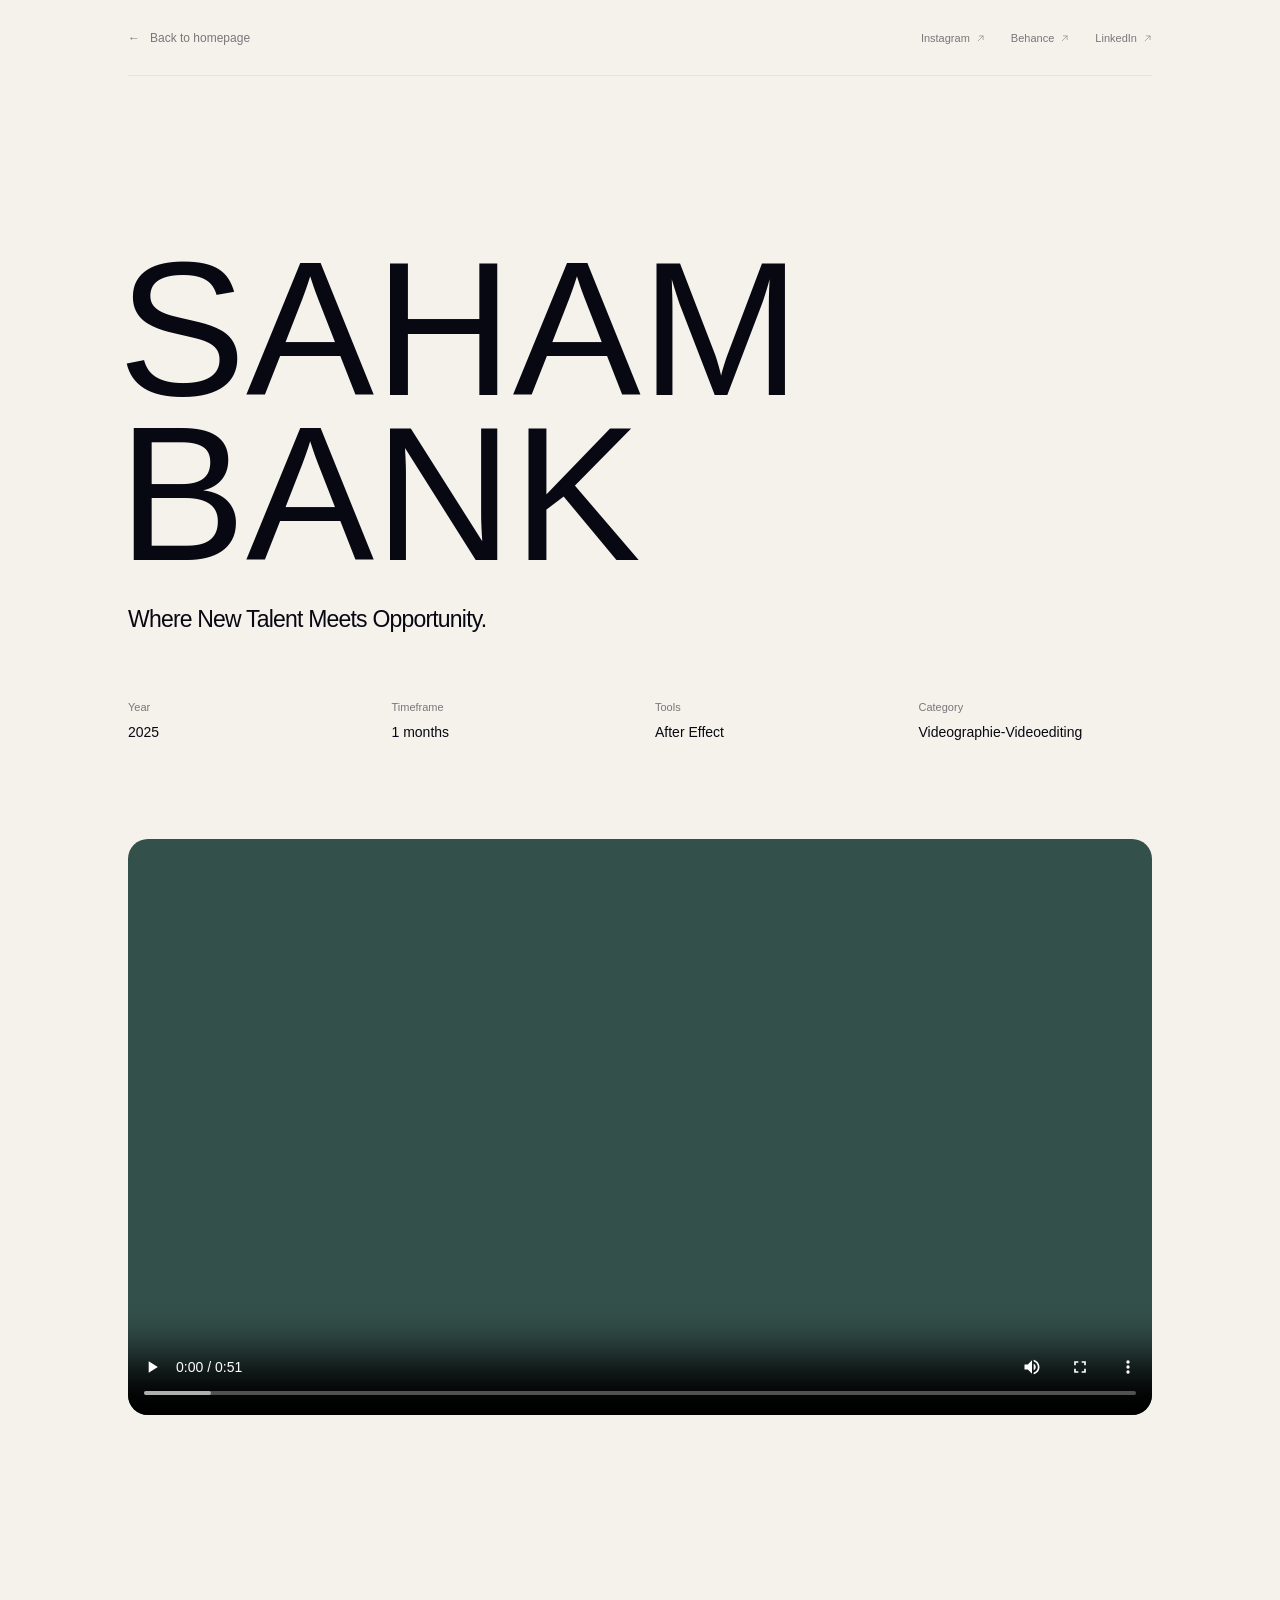
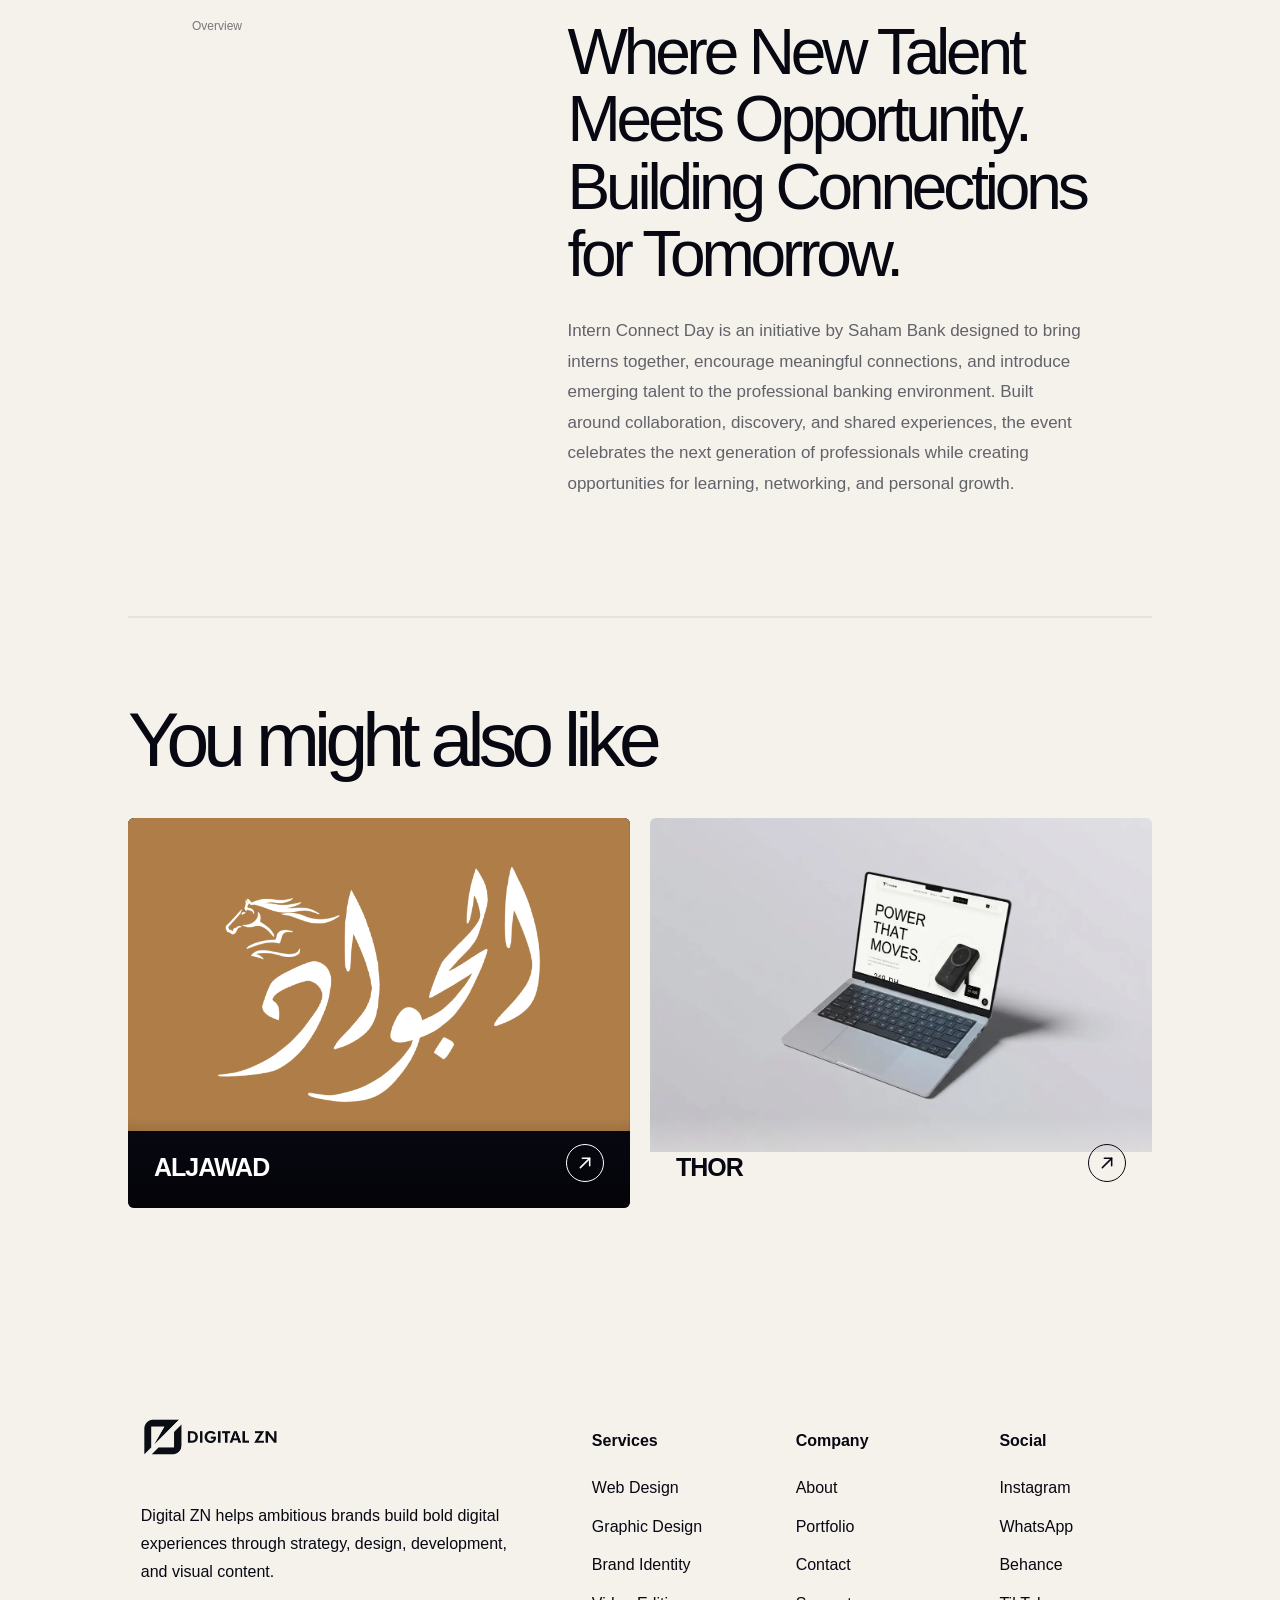
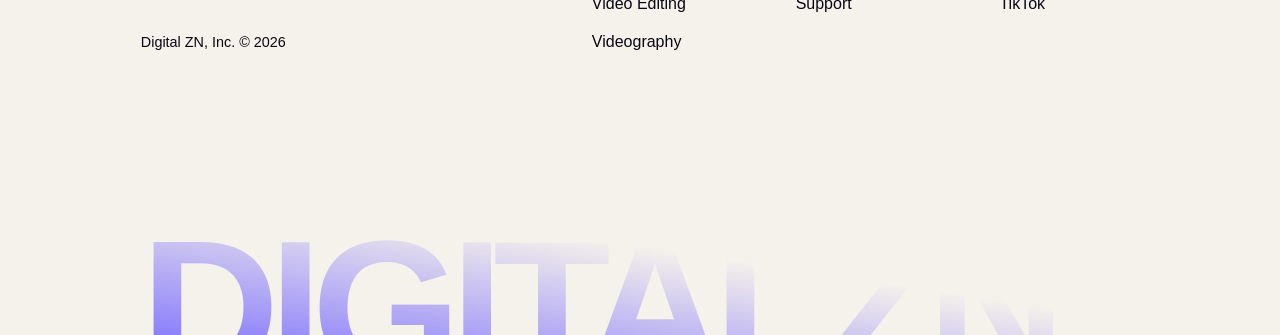
<file: portfolio/work/saham/index.html>
<!doctype html>
<html lang="en">
<head>
  <meta charset="utf-8">
  <meta name="robots" content="index, follow">

<link rel="canonical" href="https://digital-zn.com/">

<meta property="og:type" content="website">
<meta property="og:site_name" content="Digital ZN">
<meta
  property="og:title"
  content="Digital ZN | Portfolio"
>
<meta
  property="og:description"
  content="Brand identity, social media design, landing pages, video editing, and visual content for growing brands.">
<meta property="og:url" content="https://digital-zn.com/">
<meta name="twitter:card" content="summary_large_image">
  <link rel="icon" type="image/png" href="../assets/logo.png" />
  <meta name="viewport" content="width=device-width, initial-scale=1.0" />
  <meta name="description"
    content="Digital ZN is a full-service digital marketing agency. We craft bold digital experiences that dominate markets and build legacies." />
  <meta property="og:title" content="Digital ZN" />
  <meta property="og:description" content="Digital excellence meets creative power." />
  <meta name="google-site-verification" content="_cDGzYvUkY-0FyyiF112nj8jp03RMVyabl8qEAHItaU" />
  <meta name="viewport" content="width=device-width, initial-scale=1">
  <meta name="description" content="lhfdk">
  <title>Digital ZN - SAHAM BANK</title>
  <link rel="stylesheet" href="style.css">
  <script src="script.js" defer></script>
      <script src="page-transition.js" defer></script>
          <link rel="stylesheet" href="page-transition.css">
</head>
<body>
  <main class="portfolio">
    <header class="topbar">
      <a class="back-link" href="../../port.html" data-transition-title="PORTFOLIO">← <span>Back to homepage</span></a>
      <nav class="social-links" aria-label="Social links">
        <a href="https://www.instagram.com/digital_ma_zn/" target="_blank" rel="noreferrer">Instagram <svg class="nav-cta-arrow1" viewBox="0 0 24 24" aria-hidden="true" focusable="false"><path d="M5 19L19 5" /><path d="M8 5H19V16" /></svg></a>
        <a href="https://www.behance.net/" target="_blank" rel="noreferrer">Behance <svg class="nav-cta-arrow1" viewBox="0 0 24 24" aria-hidden="true" focusable="false"><path d="M5 19L19 5" /><path d="M8 5H19V16" /></svg></a>
        <a href="https://www.linkedin.com/" target="_blank" rel="noreferrer">LinkedIn <svg class="nav-cta-arrow1" viewBox="0 0 24 24" aria-hidden="true" focusable="false"><path d="M5 19L19 5" /><path d="M8 5H19V16" /></svg></a>
      </nav>
    </header>
    <div class="page-transition" data-page-transition aria-hidden="true">
  <div class="transition-content">
    <span class="transition-count" data-transition-count></span>
    <span class="transition-title" data-transition-title>PORTFOLIO</span>
  </div>
  <div class="transition-progress"><span></span></div>
</div>
    <section class="hero" id="top">
      <h1 class="reveal">SAHAM BANK</h1>
      <p class="hero-description reveal delay-1">Where New Talent Meets Opportunity.</p>
    </section>
    <section class="meta-grid reveal" aria-label="Project metadata">
      <div><div class="meta-label">Year</div><div class="meta-value">2025</div></div>
      <div><div class="meta-label">Timeframe</div><div class="meta-value">1 months</div></div>
      <div><div class="meta-label">Tools</div><div class="meta-value">After Effect</div></div>
      <div><div class="meta-label">Category</div><div class="meta-value">Videographie-Videoediting</div></div>
    </section>





<section class="gallery-slider" aria-label="THOR project photo gallery" dir="ltr">
 <video class="videocall" src="..\assets\saham\Saham Bank Intern Day 1.webm"  controls  >

 </video>
</section>




    <section class="story">
      <div class="story-kicker reveal">Overview</div>
      <div class="reveal delay-1">
        <h2>Where New Talent Meets Opportunity. Building Connections for Tomorrow.</h2>
        <div class="story-copy">
          <p>Intern Connect Day is an initiative by Saham Bank designed
        to bring interns together, encourage meaningful connections,
        and introduce emerging talent to the professional banking
        environment. Built around collaboration, discovery, and
        shared experiences, the event celebrates the next generation
        of professionals while creating opportunities for learning,
        networking, and personal growth.</p>
        </div>
      </div>
    </section>
    <section class="related">
      <div class="related-head reveal"><h2>You might also like</h2></div>
      <div class="project-list">
                <article class="project-card reveal delay-1" aria-label="AL JAWAD">
          <div class="card-art"><img src="..\assets\jawad-01.webp"></div>
          <a href="..\jawad\index.html"><div class="card-info"><strong>ALJAWAD</strong><span class="arrow" aria-hidden="true"><svg class="nav-cta-arrow" viewBox="0 0 24 24" aria-hidden="true" focusable="false"><path d="M5 19L19 5" /><path d="M8 5H19V16" /></svg></span></div>
        </a></article>
                <article class="project-card reveal delay-1" aria-label="THOR">
          <div class="card-art"><img src="..\..\..\assets\portfolio-web.webp"></div>
          <a href="..\thor\index.html"><div class="card-info"><strong>THOR</strong><span class="arrow" aria-hidden="true"><svg class="nav-cta-arrow" viewBox="0 0 24 24" aria-hidden="true" focusable="false"><path d="M5 19L19 5" /><path d="M8 5H19V16" /></svg></span></div>
        </a></article>
      </div>
    </section>
<footer class="footer section-dark">
  <div class="footer-inner">

    <div class="footer-grid">

      <!-- Brand -->
      <div class="footer-brand">
        <a href="#home" class="footer-logo" aria-label="Digital ZN Home">
          <img src="../assets/foter-09.png" alt="Digital ZN" />
        </a>

        <p class="footer-description" data-i18n-chip="desp">
          Digital ZN helps ambitious brands build bold digital experiences
          through strategy, design, development, and visual content.
        </p>

        <p class="footer-copyright">
          Digital ZN, Inc. © 2026
        </p>
      </div>

      <!-- Services -->
      <div class="footer-column">
        <h3 data-i18n-chip="srv_label2">Services</h3>

        <a href="#services" data-i18n-chip="webss">Web Design</a>
        <a href="#services" data-i18n-chip="srv2_name">Graphic Design</a>
        <a href="#services" data-i18n-chip="srv3_name">Brand Identity</a>
        <a href="#services" data-i18n-chip="srv5_name">Video Editing</a>
        <a href="#services" data-i18n-chip="srv5_name">Videography</a>
      </div>

      <!-- Company -->
      <div class="footer-column">
        <h3 data-i18n-chip="fot_comp">Company</h3>

        <a href="#about" data-i18n-chip="nav_about">About</a>
        <a href="#portfolio" data-i18n-chip="nav_portfolio">Portfolio</a>
        <a href="#contact" data-i18n-chip="nav_cta">Contact</a>
        <a href="#contact" data-i18n-chip="suppp">Support</a>
      </div>

      <!-- Social -->
      <div class="footer-column">
        <h3 data-i18n-chip="fot_social">Social</h3>

        <a
          href="https://www.instagram.com/digital_ma_zn/"
          target="_blank"
          rel="noopener"
        >
          Instagram
        </a>

        <a
          href="https://wa.me/212788471319"
          target="_blank"
          rel="noopener"
        >
          WhatsApp
        </a>

        <a href="#" target="_blank" rel="noopener">
          Behance
        </a>

        <a href="#" target="_blank" rel="noopener">
          TikTok
        </a>
      </div>

    </div>

    <!-- Large Digital ZN text -->
    <div class="footer-word-wrapper" aria-hidden="true">
      <div class="footer-word">DIGITALZN</div>
    </div>

  </div>
</footer>

  </main>
</body>
</html>
</file>
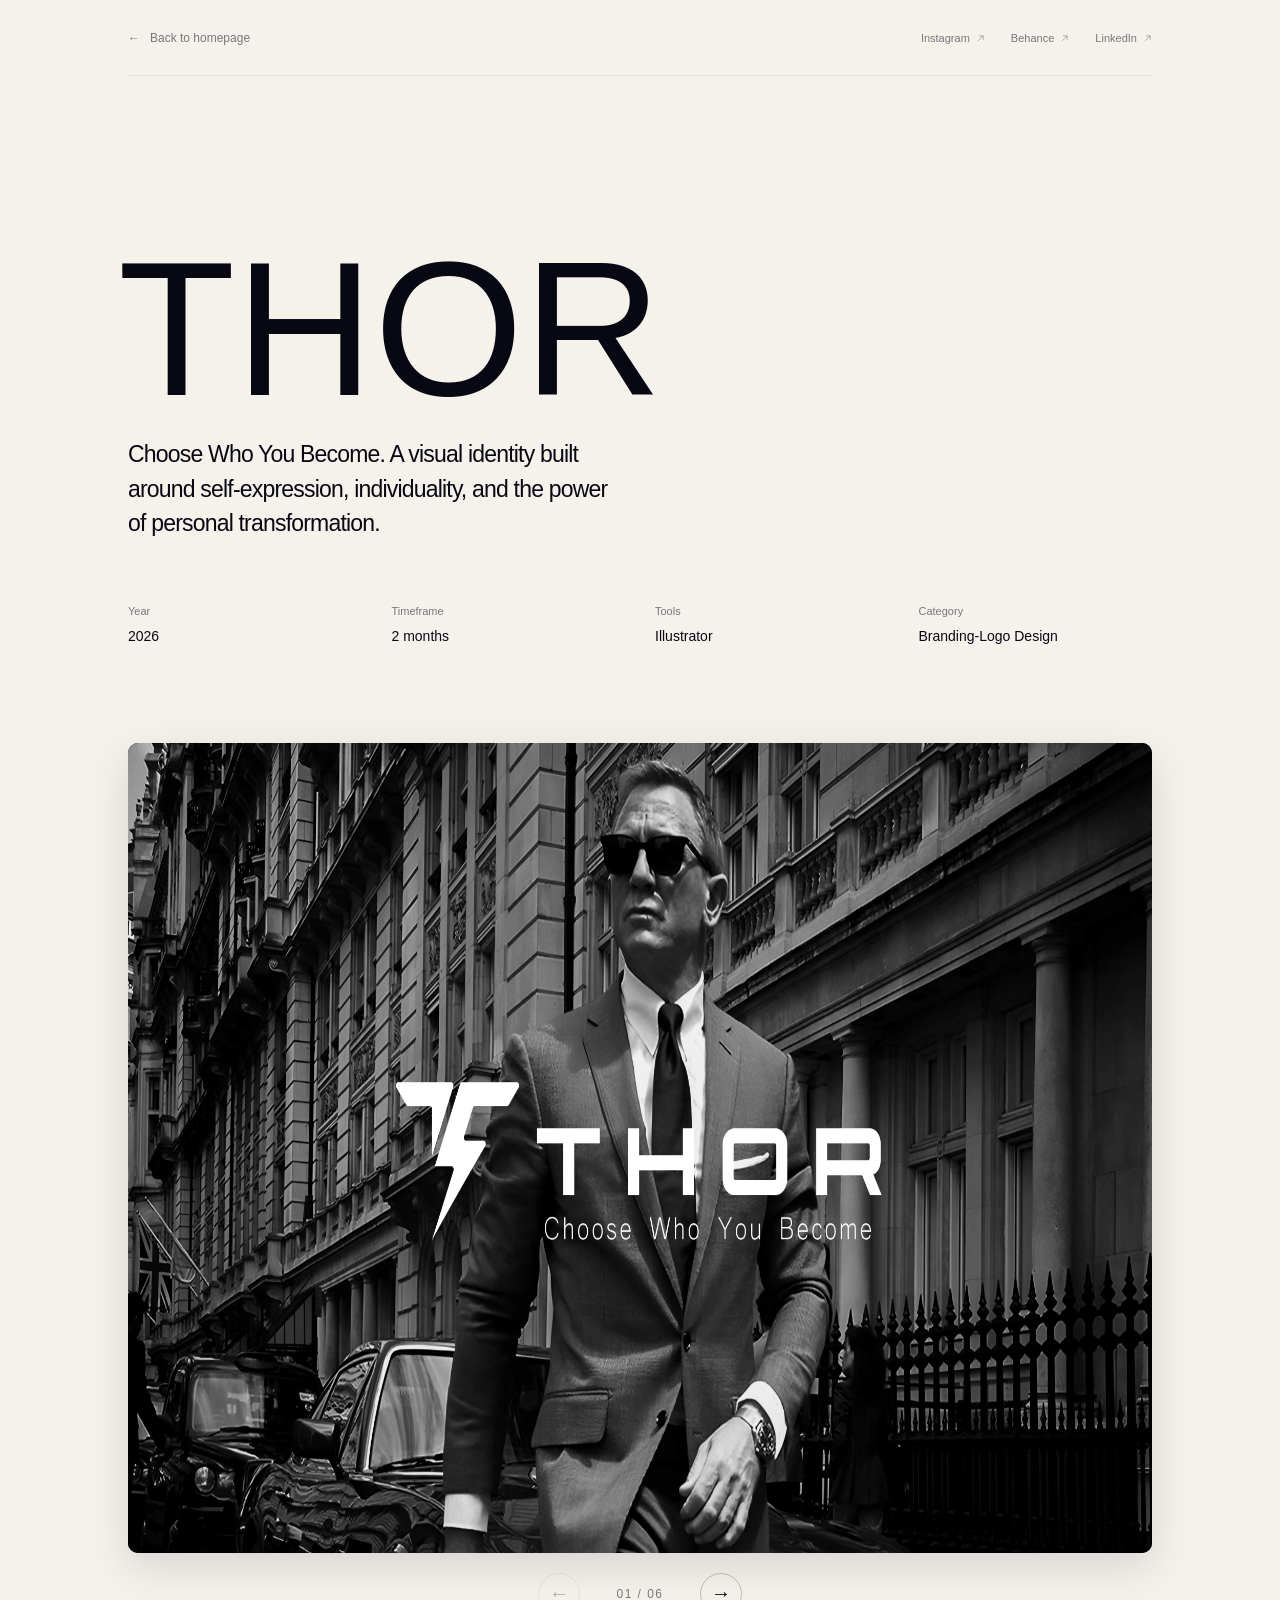
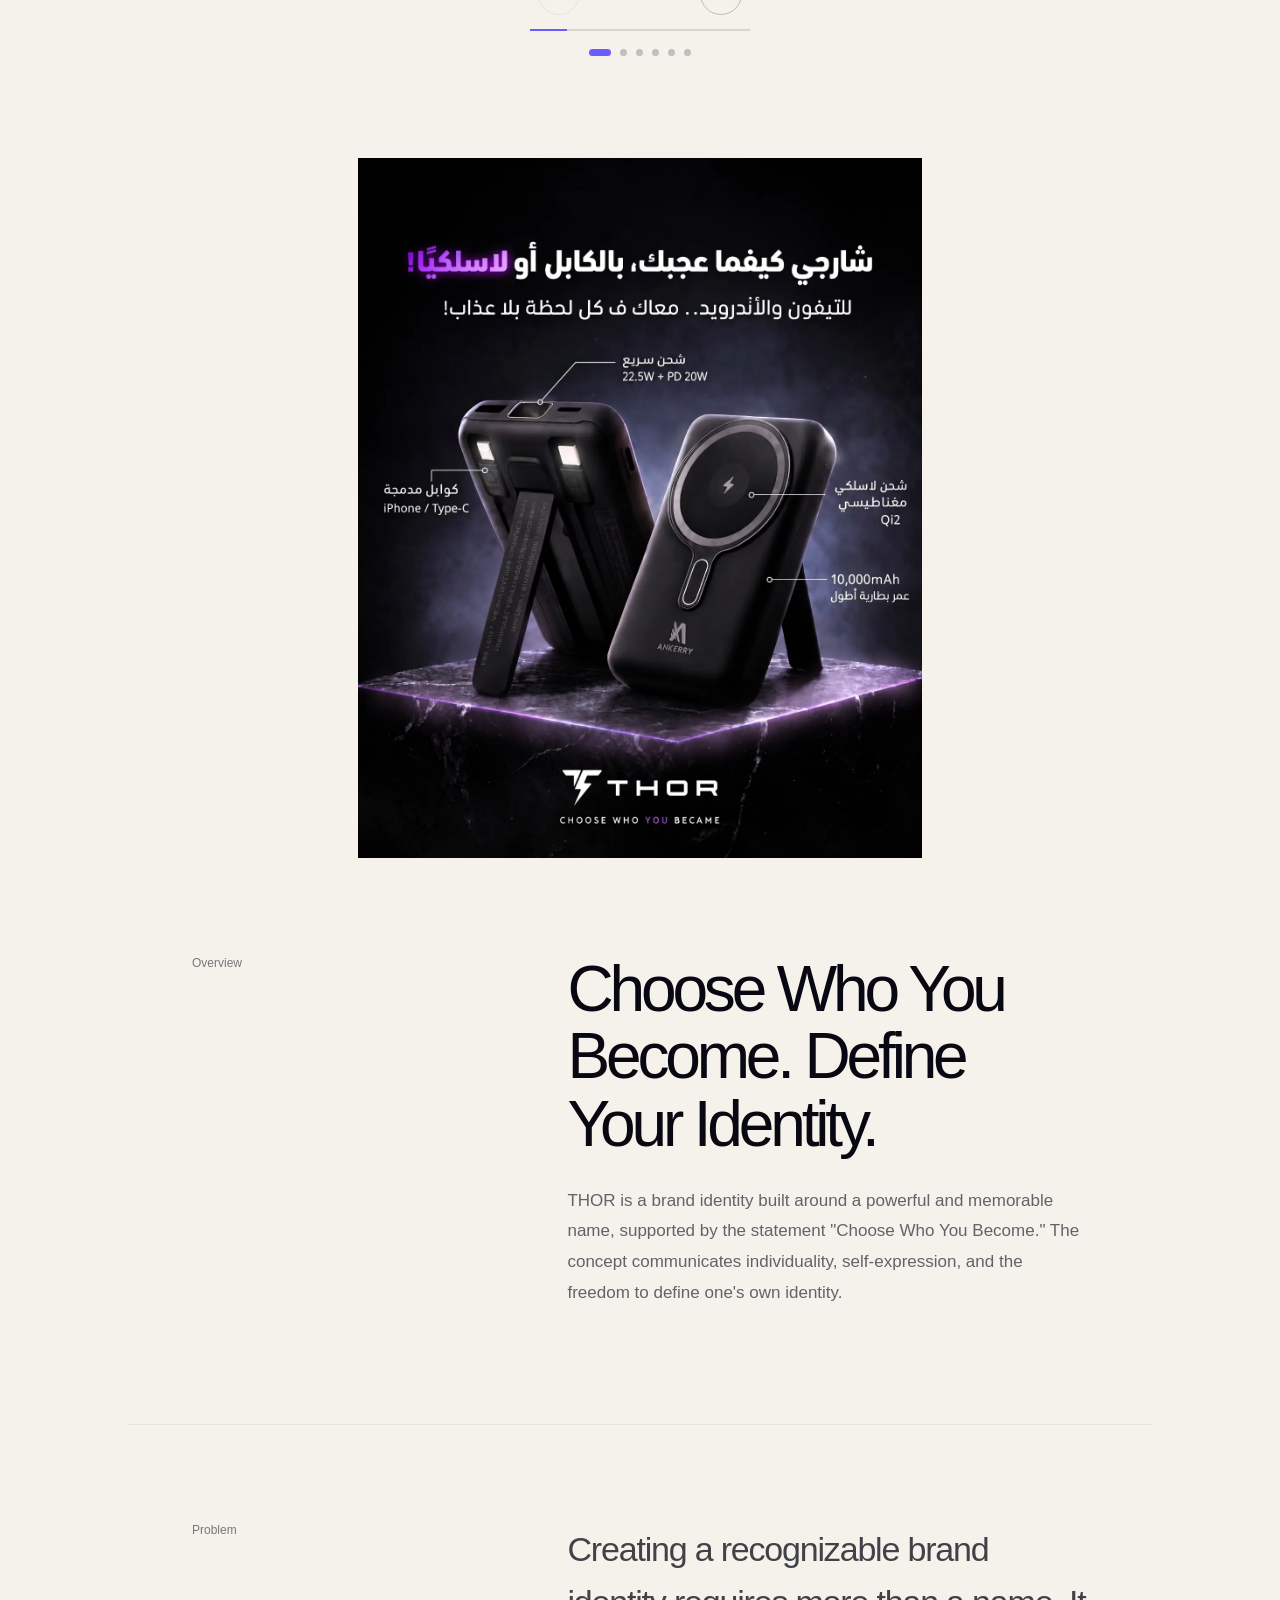
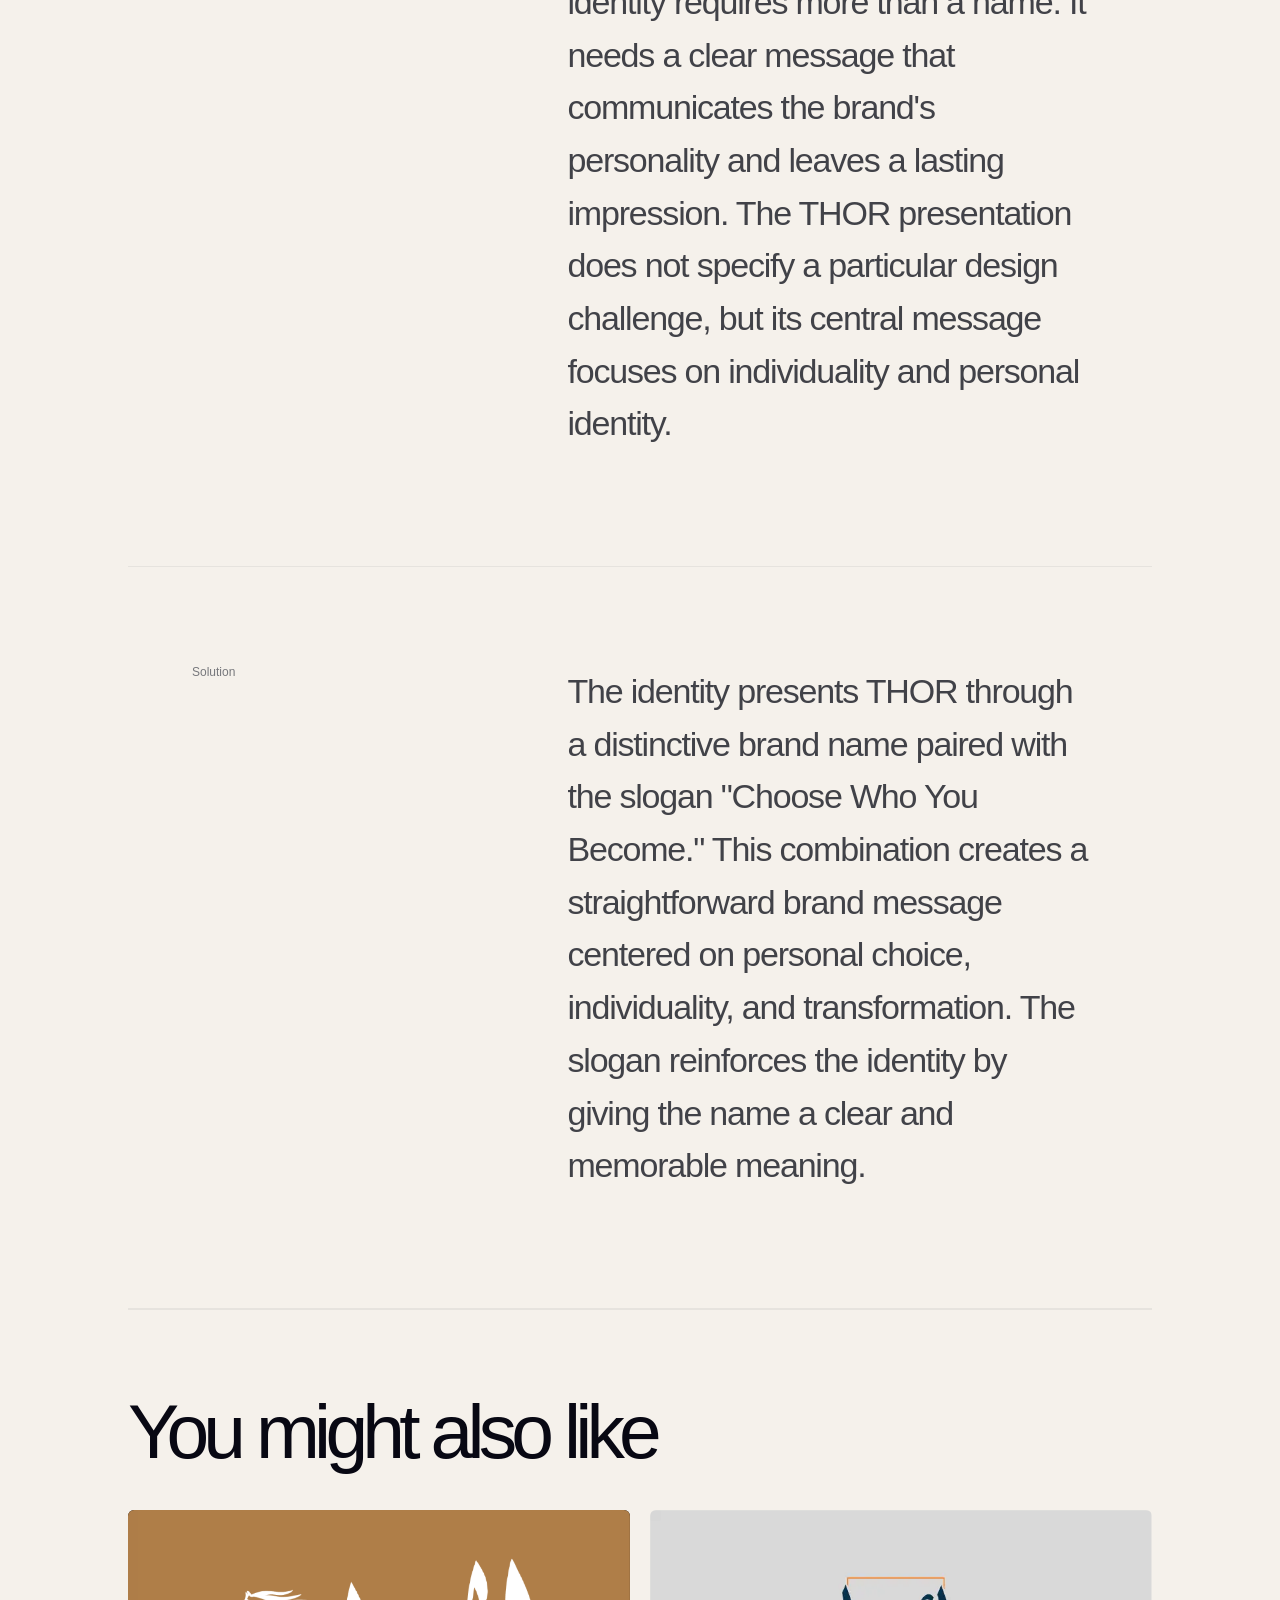
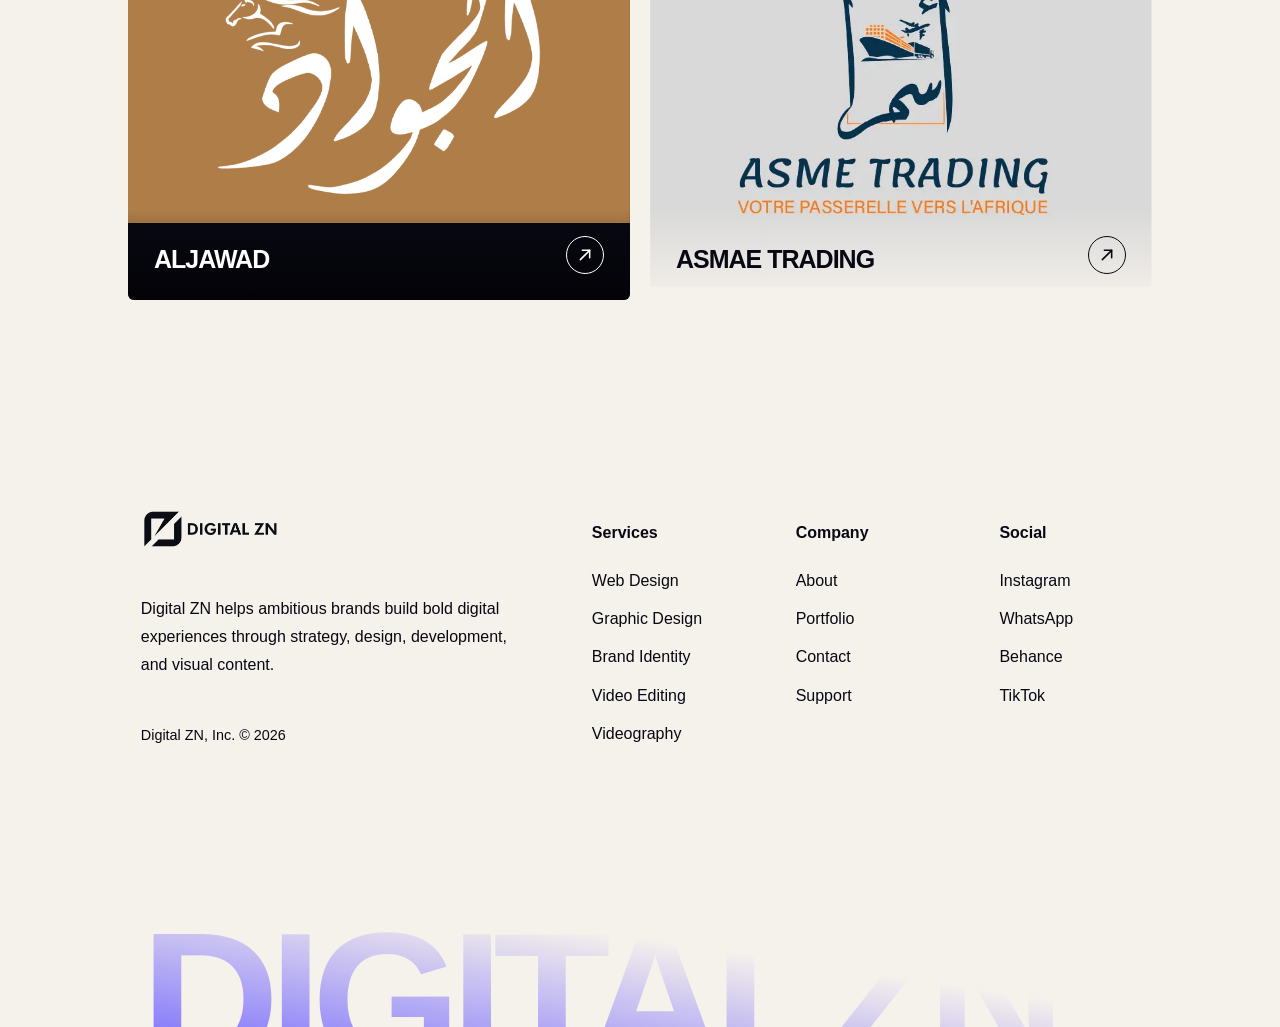
<file: portfolio/work/thor/index.html>
<!doctype html>
<html lang="en">
<head>
  <meta charset="utf-8">
  <meta name="robots" content="index, follow">

<link rel="canonical" href="https://digital-zn.com/">

<meta property="og:type" content="website">
<meta property="og:site_name" content="Digital ZN">
<meta
  property="og:title"
  content="Digital ZN | Portfolio"
>
<meta
  property="og:description"
  content="Brand identity, social media design, landing pages, video editing, and visual content for growing brands.">
<meta property="og:url" content="https://digital-zn.com/">
<meta name="twitter:card" content="summary_large_image">
  <link rel="icon" type="image/png" href="../assets/logo.png" />
  <meta name="viewport" content="width=device-width, initial-scale=1.0" />
  <meta name="description"
    content="Digital ZN is a full-service digital marketing agency. We craft bold digital experiences that dominate markets and build legacies." />
  <meta property="og:title" content="Digital ZN" />
  <meta property="og:description" content="Digital excellence meets creative power." />
  <meta name="google-site-verification" content="_cDGzYvUkY-0FyyiF112nj8jp03RMVyabl8qEAHItaU" />
  <meta name="viewport" content="width=device-width, initial-scale=1">
  <meta name="description" content="lhfdk">
  <title>Digital ZN - THOR</title>
  <link rel="stylesheet" href="style.css">
  <script src="script.js" defer></script>
      <script src="page-transition.js" defer></script>
          <link rel="stylesheet" href="page-transition.css">
</head>
<body>
  <main class="portfolio">
    <header class="topbar">
      <a class="back-link" href="../../port.html" data-transition-title="PORTFOLIO">← <span>Back to homepage</span></a>
      <nav class="social-links" aria-label="Social links">
        <a href="https://www.instagram.com/digital_ma_zn/" target="_blank" rel="noreferrer">Instagram <svg class="nav-cta-arrow1" viewBox="0 0 24 24" aria-hidden="true" focusable="false"><path d="M5 19L19 5" /><path d="M8 5H19V16" /></svg></a>
        <a href="https://www.behance.net/" target="_blank" rel="noreferrer">Behance <svg class="nav-cta-arrow1" viewBox="0 0 24 24" aria-hidden="true" focusable="false"><path d="M5 19L19 5" /><path d="M8 5H19V16" /></svg></a>
        <a href="https://www.linkedin.com/" target="_blank" rel="noreferrer">LinkedIn <svg class="nav-cta-arrow1" viewBox="0 0 24 24" aria-hidden="true" focusable="false"><path d="M5 19L19 5" /><path d="M8 5H19V16" /></svg></a>
      </nav>
    </header>
    <div class="page-transition" data-page-transition aria-hidden="true">
  <div class="transition-content">
    <span class="transition-count" data-transition-count></span>
    <span class="transition-title" data-transition-title>PORTFOLIO</span>
  </div>
  <div class="transition-progress"><span></span></div>
</div>
    <section class="hero" id="top">
      <h1 class="reveal">THOR</h1>
      <p class="hero-description reveal delay-1">Choose Who You Become. A visual identity built around
    self-expression, individuality, and the power of personal transformation.</p>
    </section>
    <section class="meta-grid reveal" aria-label="Project metadata">
      <div><div class="meta-label">Year</div><div class="meta-value">2026</div></div>
      <div><div class="meta-label">Timeframe</div><div class="meta-value">2 months</div></div>
      <div><div class="meta-label">Tools</div><div class="meta-value">Illustrator</div></div>
      <div><div class="meta-label">Category</div><div class="meta-value">Branding-Logo Design</div></div>
    </section>





<section class="gallery-slider" aria-label="THOR project photo gallery" dir="ltr">
  <div class="slider-viewport">
    <div class="slider-track">
        <figure class="gallery-slide">
          <img src="../assets/thor/thor1.webp" alt="THOR project photo 01" loading="eager" decoding="async">
        </figure>
        <figure class="gallery-slide">
          <img src="../assets/thor/thor2.webp" alt="THOR project photo 02" loading="lazy" decoding="async">
        </figure>
        <figure class="gallery-slide">
          <img src="../assets/thor/thor3.webp" alt="THOR project photo 03" loading="lazy" decoding="async">
        </figure>
        <figure class="gallery-slide">
          <img src="../assets/thor/thor4.webp" alt="THOR project photo 04" loading="lazy" decoding="async">
        </figure>
          <figure class="gallery-slide">
          <img src="../assets/thor/thor8.webp" alt="AL JAWAD project photo 08" loading="lazy" decoding="async">
        </figure>
          <figure class="gallery-slide">
          <img src="../assets/thor/thor9.webp" alt="AL JAWAD project photo 09" loading="lazy" decoding="async">
        </figure>

        
    </div>
  </div>

  <div class="gallery-controls">
    <button class="gallery-arrow gallery-prev" type="button" aria-label="Previous photo" disabled>
      <span aria-hidden="true">&#8592;</span>
    </button>
    <span class="gallery-counter" aria-live="polite">01 / 17</span>
    <button class="gallery-arrow gallery-next" type="button" aria-label="Next photo">
      <span aria-hidden="true">&#8594;</span>
    </button>
  </div>

  <div class="gallery-progress" aria-hidden="true"><span></span></div>

  <div class="gallery-dots" role="group" aria-label="Choose a photo">
    <button class="gallery-dot" type="button" data-slide="0" aria-label="Go to photo 01" aria-current="true"></button>
    <button class="gallery-dot" type="button" data-slide="1" aria-label="Go to photo 02"></button>
    <button class="gallery-dot" type="button" data-slide="2" aria-label="Go to photo 03"></button>
    <button class="gallery-dot" type="button" data-slide="3" aria-label="Go to photo 04"></button>
    <button class="gallery-dot" type="button" data-slide="4" aria-label="Go to photo 05"></button>
    <button class="gallery-dot" type="button" data-slide="5" aria-label="Go to photo 06"></button>

  </div>
</section>




    <figure class="secondary-art reveal">
      <img src="../assets/gg1.webp" alt="Original smartphone concept showing a red voice waveform on a warm stone background">
    </figure>
    <section class="story">
      <div class="story-kicker reveal">Overview</div>
      <div class="reveal delay-1">
        <h2>Choose Who You Become. Define Your Identity.</h2>
        <div class="story-copy">
          <p>THOR is a brand identity built around a powerful and memorable
        name, supported by the statement "Choose Who You Become."
        The concept communicates individuality, self-expression,
        and the freedom to define one's own identity.</p>
        </div>
      </div>
    </section>
    <section class="story">
      <div class="story-kicker reveal">Problem</div>
      <div class="reveal delay-1">
        <div class="story-copy story-copy-large">
          <p>Creating a recognizable brand identity requires more than
        a name. It needs a clear message that communicates the brand's
        personality and leaves a lasting impression.
        The THOR presentation does not specify a particular design
        challenge, but its central message focuses on individuality
        and personal identity.</p>
        </div>
      </div>
    </section>
    <section class="story">
      <div class="story-kicker reveal">Solution</div>
      <div class="reveal delay-1">
        <div class="story-copy story-copy-large">
          <p>The identity presents THOR through a distinctive brand name
        paired with the slogan "Choose Who You Become."
        This combination creates a straightforward brand message
        centered on personal choice, individuality, and transformation.
        The slogan reinforces the identity by giving the name
        a clear and memorable meaning.</p>
        </div>
      </div>
    </section>
    <section class="related">
      <div class="related-head reveal"><h2>You might also like</h2></div>
      <div class="project-list">
        <article class="project-card reveal delay-1" aria-label="ALJAWAD">
          <div class="card-art"><img src="..\assets\jawad-01.webp"></div>
          <a href="..\jawad\index.html"><div class="card-info"><strong>ALJAWAD</strong><span class="arrow" aria-hidden="true"><svg class="nav-cta-arrow" viewBox="0 0 24 24" aria-hidden="true" focusable="false"><path d="M5 19L19 5" /><path d="M8 5H19V16" /></svg></span></div>
        </a></article>
                <article class="project-card reveal delay-1" aria-label="ASMAE TRADING">
          <div class="card-art"><img src="..\assets\asmae.webp"></div>
          <a href="..\ASMAE TRADING\index.html"><div class="card-info"><strong>ASMAE TRADING</strong><span class="arrow" aria-hidden="true"><svg class="nav-cta-arrow" viewBox="0 0 24 24" aria-hidden="true" focusable="false"><path d="M5 19L19 5" /><path d="M8 5H19V16" /></svg></span></div>
        </a></article>
      </div>
    </section>
<footer class="footer section-dark">
  <div class="footer-inner">

    <div class="footer-grid">

      <!-- Brand -->
      <div class="footer-brand">
        <a href="#home" class="footer-logo" aria-label="Digital ZN Home">
          <img src="../assets/foter-09.png" alt="Digital ZN" />
        </a>

        <p class="footer-description" data-i18n-chip="desp">
          Digital ZN helps ambitious brands build bold digital experiences
          through strategy, design, development, and visual content.
        </p>

        <p class="footer-copyright">
          Digital ZN, Inc. © 2026
        </p>
      </div>

      <!-- Services -->
      <div class="footer-column">
        <h3 data-i18n-chip="srv_label2">Services</h3>

        <a href="#services" data-i18n-chip="webss">Web Design</a>
        <a href="#services" data-i18n-chip="srv2_name">Graphic Design</a>
        <a href="#services" data-i18n-chip="srv3_name">Brand Identity</a>
        <a href="#services" data-i18n-chip="srv5_name">Video Editing</a>
        <a href="#services" data-i18n-chip="srv5_name">Videography</a>
      </div>

      <!-- Company -->
      <div class="footer-column">
        <h3 data-i18n-chip="fot_comp">Company</h3>

        <a href="#about" data-i18n-chip="nav_about">About</a>
        <a href="#portfolio" data-i18n-chip="nav_portfolio">Portfolio</a>
        <a href="#contact" data-i18n-chip="nav_cta">Contact</a>
        <a href="#contact" data-i18n-chip="suppp">Support</a>
      </div>

      <!-- Social -->
      <div class="footer-column">
        <h3 data-i18n-chip="fot_social">Social</h3>

        <a
          href="https://www.instagram.com/digital_ma_zn/"
          target="_blank"
          rel="noopener"
        >
          Instagram
        </a>

        <a
          href="https://wa.me/212788471319"
          target="_blank"
          rel="noopener"
        >
          WhatsApp
        </a>

        <a href="#" target="_blank" rel="noopener">
          Behance
        </a>

        <a href="#" target="_blank" rel="noopener">
          TikTok
        </a>
      </div>

    </div>

    <!-- Large Digital ZN text -->
    <div class="footer-word-wrapper" aria-hidden="true">
      <div class="footer-word">DIGITALZN</div>
    </div>

  </div>
</footer>

  </main>
</body>
</html>
</file>
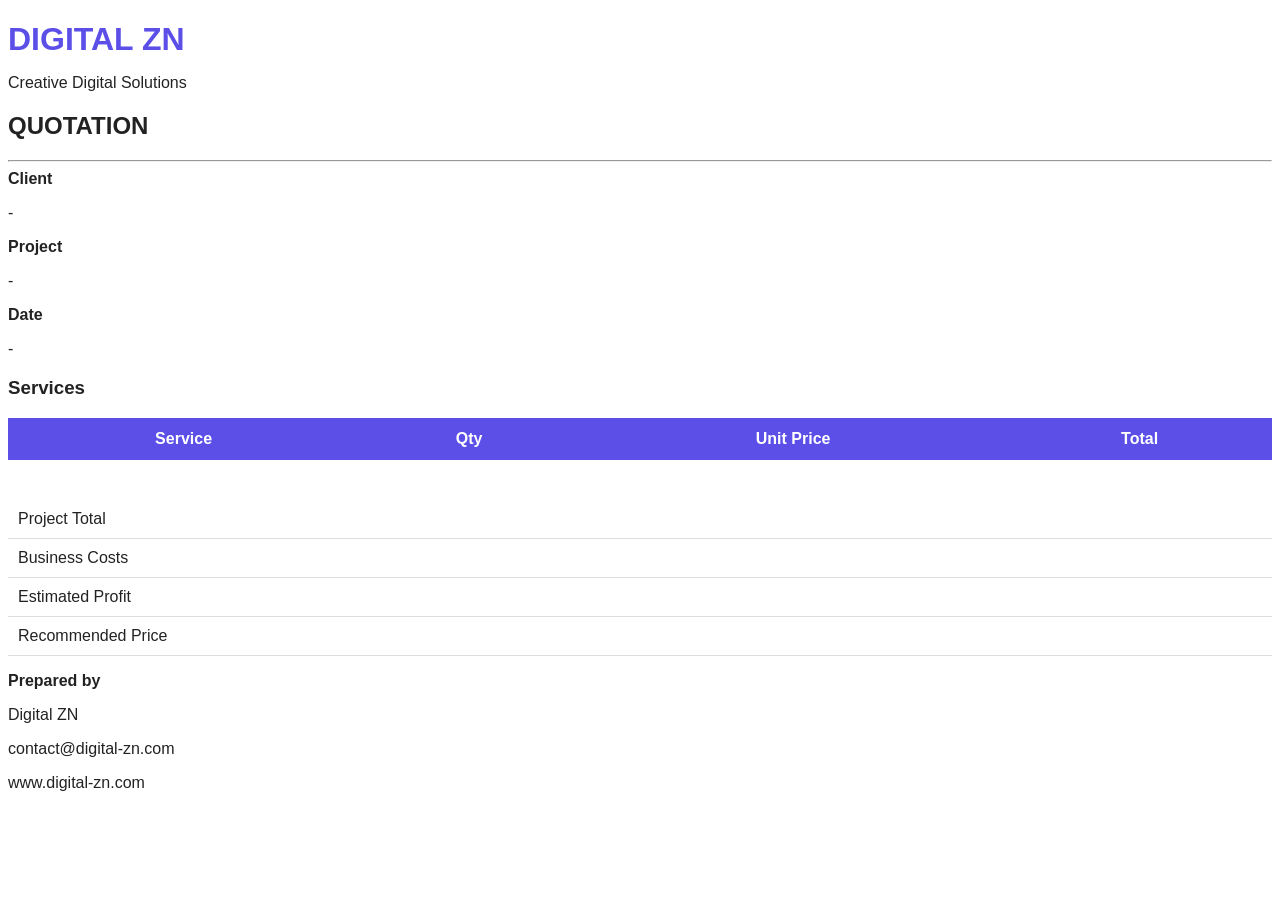
<file: calculator/quotation.html>
<!DOCTYPE html>
<html lang="en">
<head>

    <meta charset="UTF-8">

    <meta name="viewport" content="width=device-width, initial-scale=1.0">

    <title>Digital ZN - Quotation</title>

    <link rel="stylesheet" href="print.css">

</head>

<body>

<div class="page">

    <header class="header">

        <div>

            <h1>DIGITAL ZN</h1>

            <p>Creative Digital Solutions</p>

        </div>

        <div class="quote-number">

            <h2>QUOTATION</h2>

            <span id="quote-id"></span>

        </div>

    </header>

    <hr>

    <section class="client">

        <div>

            <strong>Client</strong>

            <p id="client">-</p>

        </div>

        <div>

            <strong>Project</strong>

            <p id="project">-</p>

        </div>

        <div>

            <strong>Date</strong>

            <p id="date">-</p>

        </div>

    </section>

    <h3>Services</h3>

    <table>

        <thead>

        <tr>

            <th>Service</th>

            <th>Qty</th>

            <th>Unit Price</th>

            <th>Total</th>

        </tr>

        </thead>

        <tbody id="services">

        </tbody>

    </table>

    <div class="summary">

        <table>

            <tr>

                <td>Project Total</td>

                <td id="invoice"></td>

            </tr>

            <tr>

                <td>Business Costs</td>

                <td id="costs"></td>

            </tr>

            <tr>

                <td>Estimated Profit</td>

                <td id="profit"></td>

            </tr>

            <tr class="recommended">

                <td>Recommended Price</td>

                <td id="recommend"></td>

            </tr>

        </table>

    </div>

    <footer>

        <p><strong>Prepared by</strong></p>

        <p>Digital ZN</p>

        <p>contact@digital-zn.com</p>

        <p>www.digital-zn.com</p>

    </footer>

</div>

<script src="print.js"></script>

</body>
</html>
</file>
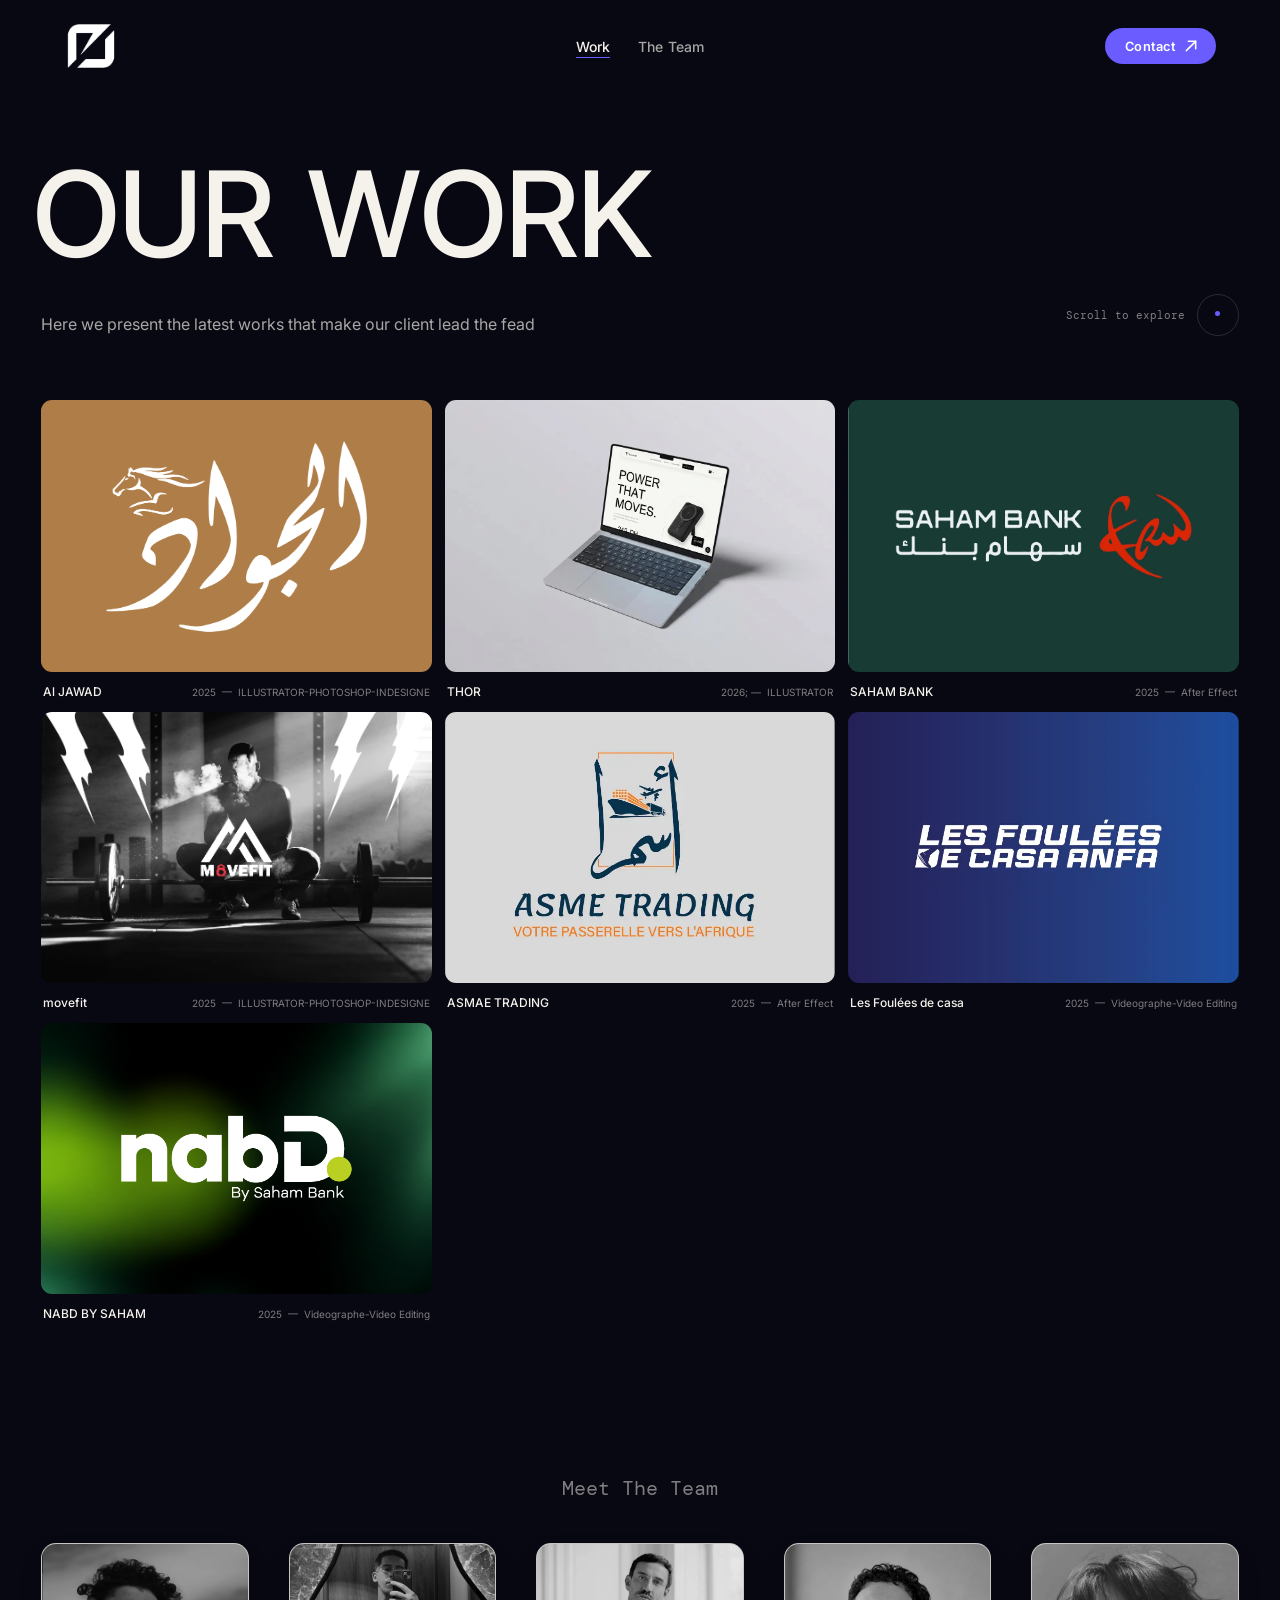
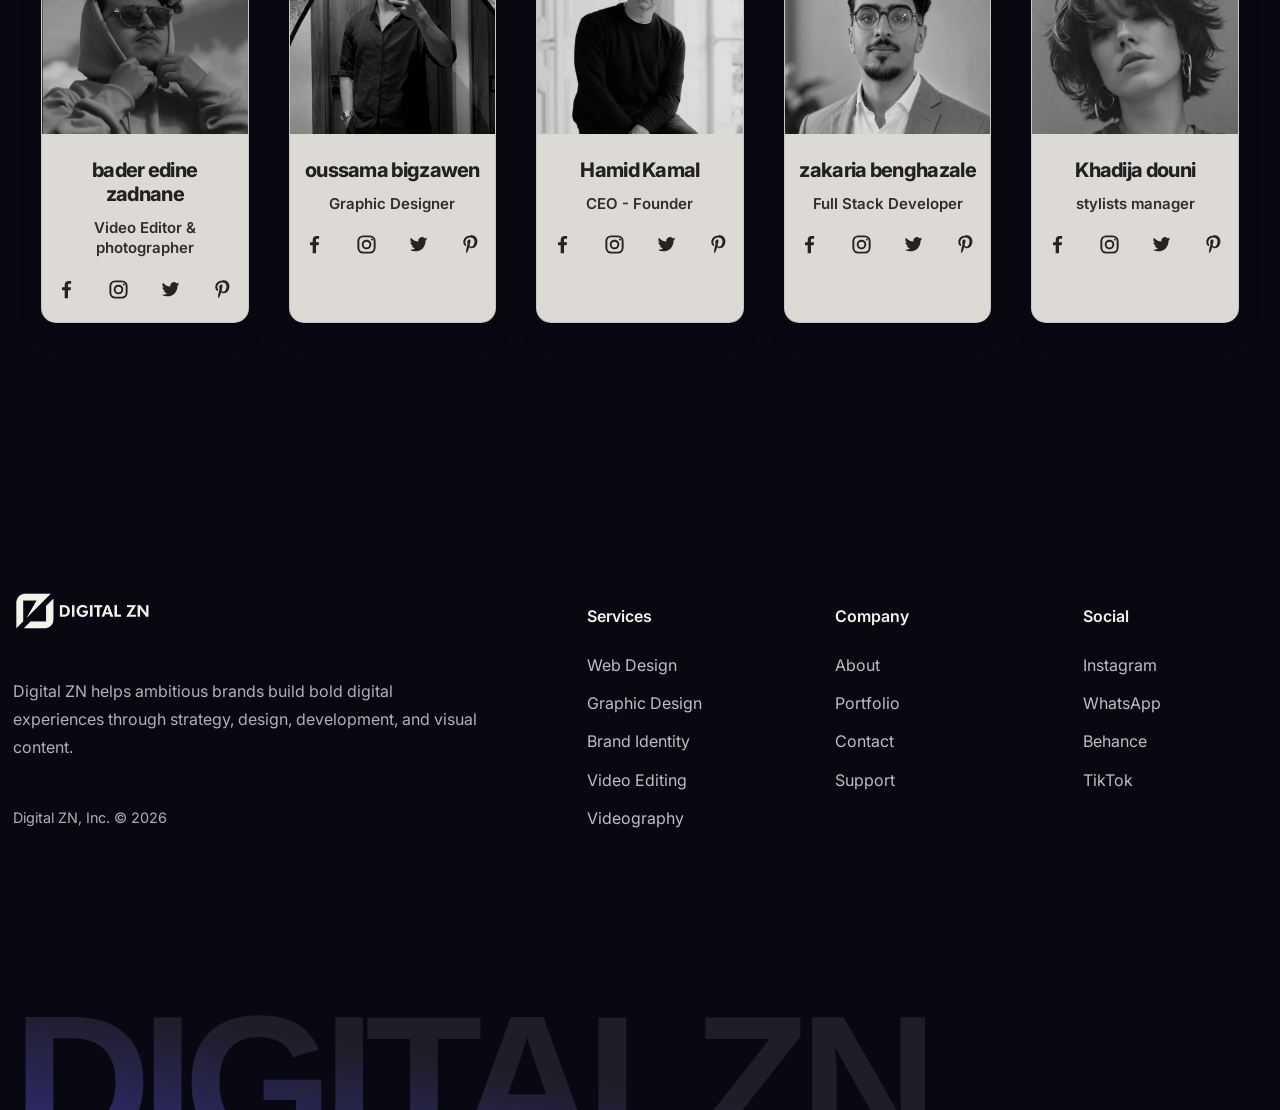
<file: portfolio/port.html>
<!doctype html>
<html lang="en">
  <head>
  <meta charset="UTF-8" />

<meta name="robots" content="index, follow">

<link rel="canonical" href="https://digital-zn.com/">

<meta property="og:type" content="website">
<meta property="og:site_name" content="Digital ZN">
<meta
  property="og:title"
  content="Digital ZN | Portfolio"
>
<meta
  property="og:description"
  content="Brand identity, social media design, landing pages, video editing, and visual content for growing brands.">
<meta property="og:url" content="https://digital-zn.com/">
<meta name="twitter:card" content="summary_large_image">
  <meta name="viewport" content="width=device-width, initial-scale=1.0" />
  <title>Digital ZN — Portfolio</title>
  <meta name="description"
    content="Digital ZN is a full-service digital marketing agency. We craft bold digital experiences that dominate markets and build legacies." />
  <meta property="og:title" content="Digital ZN" />
  <meta property="og:description" content="Digital excellence meets creative power." />
  <meta name="google-site-verification" content="_cDGzYvUkY-0FyyiF112nj8jp03RMVyabl8qEAHItaU" />
  <link rel="preconnect" href="https://fonts.googleapis.com" />
  <link rel="icon" type="image/png" href="../assets/logo.png" />
    <link rel="preconnect" href="https://fonts.googleapis.com">
    <link rel="preconnect" href="https://fonts.gstatic.com" crossorigin>
    <link href="https://fonts.googleapis.com/css2?family=DM+Mono:wght@400;500&family=Inter+Tight:wght@400;500;600;700&family=Inter:wght@400;500;600;700&display=swap" rel="stylesheet">
    <script>
      (() => {
      try {
        const pending = JSON.parse(sessionStorage.getItem("digital-zn:page-transition") || "null");
        if (pending?.destination) {
          const destination = new URL(pending.destination, location.href);
          if (destination.origin === location.origin && destination.pathname === location.pathname && destination.search === location.search) {
            document.documentElement.classList.add("has-pending-page-transition");
          }
        }
      } catch {}
      })();
    </script>
    <link rel="stylesheet" href="port.css">
    <link rel="stylesheet" href="page-transition.css">
    <script src="port.js" defer></script>
    <script src="page-transition.js" defer></script>

    <style id="meet-team-card-styles"></style>

  </head>
  <body>
    <div class="page-transition" data-page-transition aria-hidden="true">
      <div class="transition-content">
        <span class="transition-count" data-transition-count></span>
        <span class="transition-title" data-transition-title>Work</span>
      </div>
      <div class="transition-progress"><span></span></div>
    </div>
    <header class="site-header">
 <!-- NAVIGATION -->
  <nav class="nav" id="mainNav">
    <div class="nav-inner">
      <a href="../index.html" class="nav-logo" aria-label="Digital ZN">
        <img src="../../assets/logo.png" alt="Digital ZN" class="nav-logo-img" />
      </a>
      <div class="nav-links" id="navLinks">
        <a href="#top" data-i18n="nav_home" class="nav-link active">Work</a>
        <a href="#testimonials" data-i18n="nav_about" class="nav-link">The Team</a>
      </div>
      <div class="nav-controls">
        <a href="../index.html" class="nav-cta" aria-label="Digital ZN">
    <span class="nav-cta-text" data-i18n="nav_cta">Contact</span>

    <svg
        class="nav-cta-arrow"
        viewBox="0 0 24 24"
        aria-hidden="true"
        focusable="false"
    >
        <path d="M5 19L19 5" />
        <path d="M8 5H19V16" />
    </svg>
</a>
        <button class="hamburger" id="hamburger" type="button" aria-label="Open menu" aria-controls="mobileMenu" aria-expanded="false">
          <span></span><span></span><span></span>
        </button>
      </div>
    </div>
    <div class="mobile-menu" id="mobileMenu" aria-hidden="true" inert>
      <div class="mobile-menu-inner">
        <a href="#top" data-i18n="nav_home" class="mobile-link">Work</a>
        <a href="#testimonials" data-i18n="nav_about" class="mobile-link">The Team</a>
        <a href="../index.html" data-i18n="nav_cta" class="mobile-link mobile-link--cta">Contact</a>
      </div>
    </div>
  </nav>

    </header>

    <main>
      
      <section class="hero" id="top">
        <div class="hero-copy">
          <h1 class="hero-title" data-split-text aria-label="Digital Designer">OUR WORK </h1>
          <div class="hero-bottom">
            <p class="hero-intro">Here we present the latest works that make our client lead the fead</p>
            <a class="scroll-hint" href="#work"><span>Scroll to explore</span><span class="scroll-dot" aria-hidden="true"></span></a>
          </div>
        </div>

        <div class="work-grid" id="work">
          <article class="project" data-scroll-reveal>
            <a class="project-link" href="work/jawad/index.html" aria-label="Al JAWAD project" data-transition-title="Al JAWAD">
              <div class="project-visual">
                <img src="work\assets\lhfdk.png" alt="Al JAWAD" fetchpriority="high">
                <span class="project-overlay" aria-hidden="true"><span>Al JAWAD</span><span class="open-mark">    <svg class="nav-cta-arrow" viewBox="0 0 24 24" aria-hidden="true" focusable="false"><path d="M5 19L19 5" /><path d="M8 5H19V16" /></svg></span></span>
              </div>
              <div class="project-caption"><strong>Al JAWAD</strong><span>2025&nbsp;&nbsp;—&nbsp;&nbsp;ILLUSTRATOR-PHOTOSHOP-INDESIGNE</span></div>
            </a>
          </article>
          <article class="project" data-scroll-reveal style="--delay: 110ms">
            <a class="project-link" href="work/thor/index.html" aria-label="THOR">
              <div class="project-visual">
                <img src="..\assets\portfolio-web.webp" alt="THOR" fetchpriority="high">
                <span class="project-overlay" aria-hidden="true"><span>THOR</span><span class="open-mark"><svg class="nav-cta-arrow" viewBox="0 0 24 24" aria-hidden="true" focusable="false"><path d="M5 19L19 5" /><path d="M8 5H19V16" /></svg></span></span>
              </div>
              <div class="project-caption"><strong>THOR</strong><span>2026;&nbsp;—&nbsp;&nbsp;ILLUSTRATOR</span></div>
            </a>
          </article>
          <article class="project" data-scroll-reveal>
            <a class="project-link" href="work/saham/index.html" aria-label="SAHAM BANK">
              <div class="project-visual">
                <img src="work/assets/saham.webp" alt="ssssssss project artwork" loading="lazy">
                <span class="project-overlay" aria-hidden="true"><span>SAHAM BANK</span><span class="open-mark"><svg class="nav-cta-arrow" viewBox="0 0 24 24" aria-hidden="true" focusable="false"><path d="M5 19L19 5" /><path d="M8 5H19V16" /></svg></span></span>
              </div>
              <div class="project-caption"><strong>SAHAM BANK</strong><span>2025&nbsp;&nbsp;—&nbsp;&nbsp;After Effect</span></div>
            </a>
          </article>
          <article class="project" data-scroll-reveal style="--delay: 110ms">
            <a class="project-link" href="/portfolio/work/movefit/index.html" aria-label="movefit">
              <div class="project-visual">
                <img src="/portfolio/work/assets/wefit.webp" alt="ssssssss" loading="lazy">
                <span class="project-overlay" aria-hidden="true"><span>movefit</span><span class="open-mark"><svg class="nav-cta-arrow" viewBox="0 0 24 24" aria-hidden="true" focusable="false"><path d="M5 19L19 5" /><path d="M8 5H19V16" /></svg></span></span>
              </div>
              <div class="project-caption"><strong>movefit</strong><span>2025&nbsp;&nbsp;—&nbsp;&nbsp;ILLUSTRATOR-PHOTOSHOP-INDESIGNE</span></div>
            </a>
          </article>
             <article class="project" data-scroll-reveal style="--delay: 110ms">
            <a class="project-link" href="/portfolio/work/asmae trading/index.html" aria-label="ASMAE TRADING">
              <div class="project-visual">
                <img src="/portfolio/work/assets/asmae.webp" alt="ssssssss" loading="lazy">
                <span class="project-overlay" aria-hidden="true"><span>ASMAE TRADING</span><span class="open-mark"><svg class="nav-cta-arrow" viewBox="0 0 24 24" aria-hidden="true" focusable="false"><path d="M5 19L19 5" /><path d="M8 5H19V16" /></svg></span></span>
              </div>
              <div class="project-caption"><strong>ASMAE TRADING</strong><span>2025&nbsp;&nbsp;—&nbsp;&nbsp;After Effect</span></div>
            </a>
          </article>
          <article class="project" data-scroll-reveal style="--delay: 110ms">
            <a class="project-link" href="/portfolio/work/foulee/index.html" aria-label="Les Foulées">
              <div class="project-visual">
                <img src="/portfolio/work/assets/les cooreur.webp" alt="ssssssss" loading="lazy">
                <span class="project-overlay" aria-hidden="true"><span>Les Foulées de casa</span><span class="open-mark"><svg class="nav-cta-arrow" viewBox="0 0 24 24" aria-hidden="true" focusable="false"><path d="M5 19L19 5" /><path d="M8 5H19V16" /></svg></span></span>
              </div>
              <div class="project-caption"><strong>Les Foulées de casa</strong><span>2025&nbsp;&nbsp;—&nbsp;&nbsp;Videographe-Video Editing </span></div>
            </a>
          </article>
           <article class="project" data-scroll-reveal style="--delay: 110ms">
            <a class="project-link" href="/portfolio/work/nabd/index.html" aria-label="NABD">
              <div class="project-visual">
                <img src="/portfolio/work/assets/nabd-01.webp" alt="ssssssss" loading="lazy">
                <span class="project-overlay" aria-hidden="true"><span>NABD</span><span class="open-mark"><svg class="nav-cta-arrow" viewBox="0 0 24 24" aria-hidden="true" focusable="false"><path d="M5 19L19 5" /><path d="M8 5H19V16" /></svg></span></span>
              </div>
              <div class="project-caption"><strong>NABD BY SAHAM</strong><span>2025&nbsp;&nbsp;—&nbsp;&nbsp;Videographe-Video Editing </span></div>
            </a>
          </article>

        </div>
      </section>


      <section class="section-pad testimonials" id="testimonials">
        <div class="section-kicker" data-scroll-reveal>Meet The Team</div>
        <div class="team-profile-grid">
          <article class="team-profile-card">
            <div class="team-profile-image">
              <img src="../assets/snor.png" alt="Bader Edine Zadnane" loading="lazy" />
            </div>
            <div class="team-profile-content">
              <h2>bader edine zadnane</h2>
              <p class="team-profile-role">Video Editor & photographer</p>
              <nav class="team-profile-socials" aria-label="Bader Edine Zadnane social media">
                <a href="#" aria-label="Facebook" title="Facebook">
                  <svg viewBox="0 0 24 24" aria-hidden="true"><path d="M13.55 21v-8.2h2.76l.41-3.2h-3.17V7.56c0-.93.26-1.57 1.59-1.57h1.7V3.13c-.3-.04-1.33-.13-2.53-.13-2.5 0-4.21 1.53-4.21 4.34V9.6H7.27v3.2h2.83V21h3.45Z"/></svg>
                </a>
                <a href="#" aria-label="Instagram" title="Instagram">
                  <svg class="outline-icon" viewBox="0 0 24 24" aria-hidden="true"><rect x="3.5" y="3.5" width="17" height="17" rx="5"/><circle cx="12" cy="12" r="4"/><circle cx="17.6" cy="6.7" r="1" fill="currentColor" stroke="none"/></svg>
                </a>
                <a href="#" aria-label="Twitter / X" title="Twitter / X">
                  <svg viewBox="0 0 24 24" aria-hidden="true"><path d="M21.1 6.1c-.67.3-1.4.5-2.15.59a3.75 3.75 0 0 0 1.65-2.07 7.5 7.5 0 0 1-2.38.91 3.74 3.74 0 0 0-6.37 3.4A10.62 10.62 0 0 1 4.14 5.03a3.73 3.73 0 0 0 1.16 4.99 3.7 3.7 0 0 1-1.69-.47v.05a3.75 3.75 0 0 0 3 3.67 3.8 3.8 0 0 1-1.69.06 3.76 3.76 0 0 0 3.5 2.6A7.52 7.52 0 0 1 2.9 17.48a10.6 10.6 0 0 0 5.74 1.68c6.9 0 10.67-5.72 10.67-10.68l-.01-.49a7.6 7.6 0 0 0 1.8-1.91Z"/></svg>
                </a>
                <a href="#" aria-label="Pinterest" title="Pinterest">
                  <svg viewBox="0 0 24 24" aria-hidden="true"><path d="M12.2 2.7c-5.1 0-7.7 3.65-7.7 6.7 0 1.84.7 3.48 2.2 4.09.25.1.47 0 .54-.28l.22-.87c.07-.28.05-.38-.17-.63-.43-.5-.7-1.14-.7-2.05 0-2.64 1.98-5 5.17-5 2.83 0 4.39 1.73 4.39 4.04 0 3.04-1.34 5.61-3.33 5.61-1.1 0-1.93-.91-1.67-2.04.32-1.36.94-2.83.94-3.81 0-.88-.47-1.61-1.43-1.61-1.13 0-2.04 1.17-2.04 2.73 0 1 .34 1.68.34 1.68l-1.36 5.76c-.4 1.7-.06 3.79-.03 4 .02.13.19.16.27.06.11-.14 1.51-1.87 1.98-3.52.13-.47.77-3.08.77-3.08.38.73 1.5 1.37 2.69 1.37 3.54 0 5.94-3.23 5.94-7.55 0-3.27-2.77-6.3-7.02-6.3Z"/></svg>
                </a>
              </nav>
            </div>
          </article>

          <article class="team-profile-card">
            <div class="team-profile-image">
              <img src="../assets/bigzawn.jpg" alt="Oussama Bigzawen" loading="lazy" />
            </div>
            <div class="team-profile-content">
              <h2>oussama bigzawen</h2>
              <p class="team-profile-role">Graphic Designer</p>
              <nav class="team-profile-socials" aria-label="Oussama Bigzawen social media">
                <a href="#" aria-label="Facebook" title="Facebook"><svg viewBox="0 0 24 24" aria-hidden="true"><path d="M13.55 21v-8.2h2.76l.41-3.2h-3.17V7.56c0-.93.26-1.57 1.59-1.57h1.7V3.13c-.3-.04-1.33-.13-2.53-.13-2.5 0-4.21 1.53-4.21 4.34V9.6H7.27v3.2h2.83V21h3.45Z"/></svg></a>
                <a href="#" aria-label="Instagram" title="Instagram"><svg class="outline-icon" viewBox="0 0 24 24" aria-hidden="true"><rect x="3.5" y="3.5" width="17" height="17" rx="5"/><circle cx="12" cy="12" r="4"/><circle cx="17.6" cy="6.7" r="1" fill="currentColor" stroke="none"/></svg></a>
                <a href="#" aria-label="Twitter / X" title="Twitter / X"><svg viewBox="0 0 24 24" aria-hidden="true"><path d="M21.1 6.1c-.67.3-1.4.5-2.15.59a3.75 3.75 0 0 0 1.65-2.07 7.5 7.5 0 0 1-2.38.91 3.74 3.74 0 0 0-6.37 3.4A10.62 10.62 0 0 1 4.14 5.03a3.73 3.73 0 0 0 1.16 4.99 3.7 3.7 0 0 1-1.69-.47v.05a3.75 3.75 0 0 0 3 3.67 3.8 3.8 0 0 1-1.69.06 3.76 3.76 0 0 0 3.5 2.6A7.52 7.52 0 0 1 2.9 17.48a10.6 10.6 0 0 0 5.74 1.68c6.9 0 10.67-5.72 10.67-10.68l-.01-.49a7.6 7.6 0 0 0 1.8-1.91Z"/></svg></a>
                <a href="#" aria-label="Pinterest" title="Pinterest"><svg viewBox="0 0 24 24" aria-hidden="true"><path d="M12.2 2.7c-5.1 0-7.7 3.65-7.7 6.7 0 1.84.7 3.48 2.2 4.09.25.1.47 0 .54-.28l.22-.87c.07-.28.05-.38-.17-.63-.43-.5-.7-1.14-.7-2.05 0-2.64 1.98-5 5.17-5 2.83 0 4.39 1.73 4.39 4.04 0 3.04-1.34 5.61-3.33 5.61-1.1 0-1.93-.91-1.67-2.04.32-1.36.94-2.83.94-3.81 0-.88-.47-1.61-1.43-1.61-1.13 0-2.04 1.17-2.04 2.73 0 1 .34 1.68.34 1.68l-1.36 5.76c-.4 1.7-.06 3.79-.03 4 .02.13.19.16.27.06.11-.14 1.51-1.87 1.98-3.52.13-.47.77-3.08.77-3.08.38.73 1.5 1.37 2.69 1.37 3.54 0 5.94-3.23 5.94-7.55 0-3.27-2.77-6.3-7.02-6.3Z"/></svg></a>
              </nav>
            </div>
          </article>
                              <article class="team-profile-card">
            <div class="team-profile-image">
              <img src="../assets/khona.webp" alt="Zakaria Benghazale" loading="lazy" />
            </div>
            <div class="team-profile-content">
              <h2>Hamid Kamal</h2>
              <p class="team-profile-role">CEO - Founder</p>
              <nav class="team-profile-socials" aria-label="Zakaria Benghazale social media">
                <a href="#" aria-label="Facebook" title="Facebook"><svg viewBox="0 0 24 24" aria-hidden="true"><path d="M13.55 21v-8.2h2.76l.41-3.2h-3.17V7.56c0-.93.26-1.57 1.59-1.57h1.7V3.13c-.3-.04-1.33-.13-2.53-.13-2.5 0-4.21 1.53-4.21 4.34V9.6H7.27v3.2h2.83V21h3.45Z"/></svg></a>
                <a href="#" aria-label="Instagram" title="Instagram"><svg class="outline-icon" viewBox="0 0 24 24" aria-hidden="true"><rect x="3.5" y="3.5" width="17" height="17" rx="5"/><circle cx="12" cy="12" r="4"/><circle cx="17.6" cy="6.7" r="1" fill="currentColor" stroke="none"/></svg></a>
                <a href="#" aria-label="Twitter / X" title="Twitter / X"><svg viewBox="0 0 24 24" aria-hidden="true"><path d="M21.1 6.1c-.67.3-1.4.5-2.15.59a3.75 3.75 0 0 0 1.65-2.07 7.5 7.5 0 0 1-2.38.91 3.74 3.74 0 0 0-6.37 3.4A10.62 10.62 0 0 1 4.14 5.03a3.73 3.73 0 0 0 1.16 4.99 3.7 3.7 0 0 1-1.69-.47v.05a3.75 3.75 0 0 0 3 3.67 3.8 3.8 0 0 1-1.69.06 3.76 3.76 0 0 0 3.5 2.6A7.52 7.52 0 0 1 2.9 17.48a10.6 10.6 0 0 0 5.74 1.68c6.9 0 10.67-5.72 10.67-10.68l-.01-.49a7.6 7.6 0 0 0 1.8-1.91Z"/></svg></a>
                <a href="#" aria-label="Pinterest" title="Pinterest"><svg viewBox="0 0 24 24" aria-hidden="true"><path d="M12.2 2.7c-5.1 0-7.7 3.65-7.7 6.7 0 1.84.7 3.48 2.2 4.09.25.1.47 0 .54-.28l.22-.87c.07-.28.05-.38-.17-.63-.43-.5-.7-1.14-.7-2.05 0-2.64 1.98-5 5.17-5 2.83 0 4.39 1.73 4.39 4.04 0 3.04-1.34 5.61-3.33 5.61-1.1 0-1.93-.91-1.67-2.04.32-1.36.94-2.83.94-3.81 0-.88-.47-1.61-1.43-1.61-1.13 0-2.04 1.17-2.04 2.73 0 1 .34 1.68.34 1.68l-1.36 5.76c-.4 1.7-.06 3.79-.03 4 .02.13.19.16.27.06.11-.14 1.51-1.87 1.98-3.52.13-.47.77-3.08.77-3.08.38.73 1.5 1.37 2.69 1.37 3.54 0 5.94-3.23 5.94-7.55 0-3.27-2.77-6.3-7.02-6.3Z"/></svg></a>
              </nav>
            </div>
          </article>

          <article class="team-profile-card">
            <div class="team-profile-image">
              <img src="../assets/scorp.PNG" alt="Zakaria Benghazale" loading="lazy" />
            </div>
            <div class="team-profile-content">
              <h2>zakaria benghazale</h2>
              <p class="team-profile-role">Full Stack Developer</p>
              <nav class="team-profile-socials" aria-label="Zakaria Benghazale social media">
                <a href="#" aria-label="Facebook" title="Facebook"><svg viewBox="0 0 24 24" aria-hidden="true"><path d="M13.55 21v-8.2h2.76l.41-3.2h-3.17V7.56c0-.93.26-1.57 1.59-1.57h1.7V3.13c-.3-.04-1.33-.13-2.53-.13-2.5 0-4.21 1.53-4.21 4.34V9.6H7.27v3.2h2.83V21h3.45Z"/></svg></a>
                <a href="#" aria-label="Instagram" title="Instagram"><svg class="outline-icon" viewBox="0 0 24 24" aria-hidden="true"><rect x="3.5" y="3.5" width="17" height="17" rx="5"/><circle cx="12" cy="12" r="4"/><circle cx="17.6" cy="6.7" r="1" fill="currentColor" stroke="none"/></svg></a>
                <a href="#" aria-label="Twitter / X" title="Twitter / X"><svg viewBox="0 0 24 24" aria-hidden="true"><path d="M21.1 6.1c-.67.3-1.4.5-2.15.59a3.75 3.75 0 0 0 1.65-2.07 7.5 7.5 0 0 1-2.38.91 3.74 3.74 0 0 0-6.37 3.4A10.62 10.62 0 0 1 4.14 5.03a3.73 3.73 0 0 0 1.16 4.99 3.7 3.7 0 0 1-1.69-.47v.05a3.75 3.75 0 0 0 3 3.67 3.8 3.8 0 0 1-1.69.06 3.76 3.76 0 0 0 3.5 2.6A7.52 7.52 0 0 1 2.9 17.48a10.6 10.6 0 0 0 5.74 1.68c6.9 0 10.67-5.72 10.67-10.68l-.01-.49a7.6 7.6 0 0 0 1.8-1.91Z"/></svg></a>
                <a href="#" aria-label="Pinterest" title="Pinterest"><svg viewBox="0 0 24 24" aria-hidden="true"><path d="M12.2 2.7c-5.1 0-7.7 3.65-7.7 6.7 0 1.84.7 3.48 2.2 4.09.25.1.47 0 .54-.28l.22-.87c.07-.28.05-.38-.17-.63-.43-.5-.7-1.14-.7-2.05 0-2.64 1.98-5 5.17-5 2.83 0 4.39 1.73 4.39 4.04 0 3.04-1.34 5.61-3.33 5.61-1.1 0-1.93-.91-1.67-2.04.32-1.36.94-2.83.94-3.81 0-.88-.47-1.61-1.43-1.61-1.13 0-2.04 1.17-2.04 2.73 0 1 .34 1.68.34 1.68l-1.36 5.76c-.4 1.7-.06 3.79-.03 4 .02.13.19.16.27.06.11-.14 1.51-1.87 1.98-3.52.13-.47.77-3.08.77-3.08.38.73 1.5 1.37 2.69 1.37 3.54 0 5.94-3.23 5.94-7.55 0-3.27-2.77-6.3-7.02-6.3Z"/></svg></a>
              </nav>
            </div>
          </article>

                    <article class="team-profile-card">
            <div class="team-profile-image">
              <img src="../assets/girl1.webp" alt="jlabanada" loading="lazy" />
            </div>
            <div class="team-profile-content">
              <h2>Khadija douni</h2>
              <p class="team-profile-role">stylists manager</p>
              <nav class="team-profile-socials" aria-label="Zakaria Benghazale social media">
                <a href="#" aria-label="Facebook" title="Facebook"><svg viewBox="0 0 24 24" aria-hidden="true"><path d="M13.55 21v-8.2h2.76l.41-3.2h-3.17V7.56c0-.93.26-1.57 1.59-1.57h1.7V3.13c-.3-.04-1.33-.13-2.53-.13-2.5 0-4.21 1.53-4.21 4.34V9.6H7.27v3.2h2.83V21h3.45Z"/></svg></a>
                <a href="#" aria-label="Instagram" title="Instagram"><svg class="outline-icon" viewBox="0 0 24 24" aria-hidden="true"><rect x="3.5" y="3.5" width="17" height="17" rx="5"/><circle cx="12" cy="12" r="4"/><circle cx="17.6" cy="6.7" r="1" fill="currentColor" stroke="none"/></svg></a>
                <a href="#" aria-label="Twitter / X" title="Twitter / X"><svg viewBox="0 0 24 24" aria-hidden="true"><path d="M21.1 6.1c-.67.3-1.4.5-2.15.59a3.75 3.75 0 0 0 1.65-2.07 7.5 7.5 0 0 1-2.38.91 3.74 3.74 0 0 0-6.37 3.4A10.62 10.62 0 0 1 4.14 5.03a3.73 3.73 0 0 0 1.16 4.99 3.7 3.7 0 0 1-1.69-.47v.05a3.75 3.75 0 0 0 3 3.67 3.8 3.8 0 0 1-1.69.06 3.76 3.76 0 0 0 3.5 2.6A7.52 7.52 0 0 1 2.9 17.48a10.6 10.6 0 0 0 5.74 1.68c6.9 0 10.67-5.72 10.67-10.68l-.01-.49a7.6 7.6 0 0 0 1.8-1.91Z"/></svg></a>
                <a href="#" aria-label="Pinterest" title="Pinterest"><svg viewBox="0 0 24 24" aria-hidden="true"><path d="M12.2 2.7c-5.1 0-7.7 3.65-7.7 6.7 0 1.84.7 3.48 2.2 4.09.25.1.47 0 .54-.28l.22-.87c.07-.28.05-.38-.17-.63-.43-.5-.7-1.14-.7-2.05 0-2.64 1.98-5 5.17-5 2.83 0 4.39 1.73 4.39 4.04 0 3.04-1.34 5.61-3.33 5.61-1.1 0-1.93-.91-1.67-2.04.32-1.36.94-2.83.94-3.81 0-.88-.47-1.61-1.43-1.61-1.13 0-2.04 1.17-2.04 2.73 0 1 .34 1.68.34 1.68l-1.36 5.76c-.4 1.7-.06 3.79-.03 4 .02.13.19.16.27.06.11-.14 1.51-1.87 1.98-3.52.13-.47.77-3.08.77-3.08.38.73 1.5 1.37 2.69 1.37 3.54 0 5.94-3.23 5.94-7.55 0-3.27-2.77-6.3-7.02-6.3Z"/></svg></a>
              </nav>
            </div>
          </article>
        </div>
      </section>

<footer class="footer section-dark">
  <div class="footer-inner">

    <div class="footer-grid">

      <!-- Brand -->
      <div class="footer-brand">
        <a href="#home" class="footer-logo" aria-label="Digital ZN Home">
          <img src="../assets/foter-09.png" alt="Digital ZN" />
        </a>

        <p class="footer-description" data-i18n-chip="desp">
          Digital ZN helps ambitious brands build bold digital experiences
          through strategy, design, development, and visual content.
        </p>

        <p class="footer-copyright">
          Digital ZN, Inc. © 2026
        </p>
      </div>

      <!-- Services -->
      <div class="footer-column">
        <h3 data-i18n-chip="srv_label2">Services</h3>

        <a href="#services" data-i18n-chip="webss">Web Design</a>
        <a href="#services" data-i18n-chip="srv2_name">Graphic Design</a>
        <a href="#services" data-i18n-chip="srv3_name">Brand Identity</a>
        <a href="#services" data-i18n-chip="srv5_name">Video Editing</a>
        <a href="#services" data-i18n-chip="srv5_name">Videography</a>
      </div>

      <!-- Company -->
      <div class="footer-column">
        <h3 data-i18n-chip="fot_comp">Company</h3>

        <a href="#about" data-i18n-chip="nav_about">About</a>
        <a href="#portfolio" data-i18n-chip="nav_portfolio">Portfolio</a>
        <a href="#contact" data-i18n-chip="nav_cta">Contact</a>
        <a href="#contact" data-i18n-chip="suppp">Support</a>
      </div>

      <!-- Social -->
      <div class="footer-column">
        <h3 data-i18n-chip="fot_social">Social</h3>

        <a
          href="https://www.instagram.com/digital_ma_zn/"
          target="_blank"
          rel="noopener"
        >
          Instagram
        </a>

        <a
          href="https://wa.me/212786112133"
          target="_blank"
          rel="noopener"
        >
          WhatsApp
        </a>

        <a href="#" target="_blank" rel="noopener">
          Behance
        </a>

        <a href="#" target="_blank" rel="noopener">
          TikTok
        </a>
      </div>

    </div>

    <!-- Large Digital ZN text -->
    <div class="footer-word-wrapper" aria-hidden="true">
      <div class="footer-word">DIGITALZN</div>
    </div>

  </div>
</footer>
    </main>
  </body>
</html>
</file>
<file: style.css>
/* ============================================
   CSS CUSTOM PROPERTIES — THEME TOKENS -- salam
============================================ */
:root {
  --dark-bg:        #0e0d1a;
  --dark-surface:   #111111;
  --dark-surface-2: #1A1A1A;
  --dark-border:    rgba(245,241,235,0.08);
  --dark-border-h:  rgba(245,241,235,0.2);
  --fg-dark:        #F5F1EB;
  --fg-dark-muted:  rgba(245,241,235,0.5);
  --cream-bg:       #F5F1EB;
  --cream-2:        rgb(237, 233, 226);
  --cream-border:   rgba(26,20,16,0.1);
  --fg-light:       #1A1410;
  --fg-light-muted: rgba(26,20,16,0.52);
  --purple:         #6A5CFF;
  --purple-light:   #7B6FF0;
  --bg-dark-sec:    #080813;
  --bg-cream-sec:   #F5F1EB;
  --text-dark-sec:  #F5F1EB;
  --text-cream-sec: #1A1410;
  --font-heading: 'Jost', sans-serif;
}
/* ============================================
   scrool bar
============================================ */
   @import url(https://fonts.googleapis.com/earlyaccess/lateef.css);
html {
  background: transparent;
}

::-webkit-scrollbar {
  width: 6px;
  background: transparent;
}

::-webkit-scrollbar-track {
  background: transparent;
}

::-webkit-scrollbar-thumb {
  background: #6a5cffdd;
  border-radius: 999px;
}
::selection { color: var(--bg-cream-sec); background: #6a5cffc7; }
/* ============================================
   RESET
============================================ */
* { box-sizing: border-box; } 
*, *::before, *::after { box-sizing: border-box; margin: 0; padding: 0; }
html { scroll-behavior: smooth; font-size: 16px; }
img, video { max-width: 100%; display: block; }
a { text-decoration: none; color: inherit; }
button { font-family: inherit; cursor: pointer; }

body {
  font-family: 'Jost', sans-serif;
  background: var(--bg-dark-sec);
  color: var(--fg-dark);
  overflow-x: hidden;
  -webkit-font-smoothing: antialiased;
  transition: background 0.45s, color 0.45s;
}


[dir="rtl"] .nav-inner,
[dir="rtl"] .nav-links,
[dir="rtl"] .nav-controls { direction: rtl; }
[dir="rtl"] .hero-title,
[dir="rtl"] .hero-sub,
[dir="rtl"] .section-title,
[dir="rtl"] .section-sub,
[dir="rtl"] .about-body,
[dir="rtl"] .about-quote,
[dir="rtl"] .contact-info { text-align: right; }
[dir="rtl"] .hero-cta { justify-content: center; }
[dir="rtl"] .footer-links,
[dir="rtl"] .footer-social { flex-direction: row-reverse; }
[dir="rtl"] .contact-detail { flex-direction: row-reverse; }
[dir="rtl"] .about-quote {
  border-left: none;
  border-right: 3px solid var(--purple);
  padding-left: 0;
  padding-right: 1.5rem;
}
[dir="rtl"] .nav-link::after { left: auto; right: 0; left: 100%; }
[dir="rtl"] .nav-link:hover::after,
[dir="rtl"] .nav-link.active::after { left: 0; right: 0; }

/* ============================================
   INTRO OVERLAY
============================================ */
#intro-overlay {
  position: fixed; inset: 0; z-index: 9999;
  background: #0C0C0C;
  display: flex; align-items: center; justify-content: center;
  transition: opacity 0.7s ease, visibility 0.7s ease;
}
#intro-overlay.hidden { opacity: 0; visibility: hidden; pointer-events: none; }
.intro-inner { display: flex; align-items: center; justify-content: center; }
.intro-gif { width: min(420px, 80vw); height: auto; }

/* ============================================
   CURSOR GLOW
============================================ */
#cursor-glow {
  position: fixed; width: 400px; height: 400px; border-radius: 50%;
  background: radial-gradient(circle, rgba(91,79,232,0.12) 0%, transparent 70%);
  pointer-events: none; z-index: 0;
  transform: translate(-50%, -50%);
  mix-blend-mode: screen;
  transition: opacity 0.3s;
}

/* ============================================
   NAVIGATION
============================================ */

.nav {
  position: fixed; inset: 0 0 auto 0; z-index: 500;  
  width: 100%;                
  padding: clamp(0.9rem, 2vw, 1.7rem) clamp(1.25rem, 5vw, 5rem);
}


.nav::before {
  content: '';
  position: absolute; inset: 0;
  z-index: -1;
  pointer-events: none;
  opacity: 0;
  transition: opacity 0.5s ease-in-out;   
  background: linear-gradient(
    to bottom,
    #24243194 90%,  
    #f5f1eb00 100%   
  );
  backdrop-filter: blur(20px);
  -webkit-backdrop-filter: blur(20px);
  mask-image: linear-gradient(to bottom, #2d263d, transparent);
  -webkit-mask-image: linear-gradient(to bottom, #2d263d, transparent);
}

.nav.scrolled::before {
  opacity: 1;  
}

.nav-inner {
  position: relative; z-index: 1;   
  max-width: 1300px; margin: auto;
  display: grid;
  grid-template-columns: 1fr auto 1fr;
  align-items: center;
  gap: 20px;
}

.nav-logo    { grid-column: 1; }
.nav-links   { grid-column: 2; }
.nav-controls{ grid-column: 3; }
.nav-logo-img {
  height:65px; width: auto; object-fit: contain;
  filter: brightness(0) invert(1);
  transition: filter 0.35s;
  justify-self: start;
}

.nav-links { display: none; align-items: center; gap: 1.75rem; }
@media (min-width: 900px) { .nav-links { display: flex; } }

.nav-link {
  color: var(--fg-dark-muted); font-size: 0.875rem; font-weight: 500;
  letter-spacing: 0.01em; transition: color 0.2s; position: relative;
}
.nav-link::after {
  content: ''; position: absolute; bottom: -3px; left: 0; right: 100%;
  height: 1px; background: var(--purple); transition: right 0.3s ease;
}
.nav-link:hover, .nav-link.active { color: var(--fg-dark); }
.nav-link:hover::after, .nav-link.active::after { right: 0; }

.nav-controls {
  display: flex; align-items: center; gap: 0.6rem;
  justify-self: end;
}

.lang-switcher {
  display: flex; align-items: center;
  background:#080813; border: 1px solid #080813;
  border-radius: 100px; padding: 0.2rem; gap: 0.1rem;
  transition: border-color 0.3s, background 0.35s;
}
[data-theme="light"] .lang-switcher { background: var(--cream-2); border-color: var(--cream-border); }

.lang-btn {
  background: transparent; border: none; color: var(--fg-dark-muted);
  font-family: 'Space Grotesk', sans-serif; font-size: 0.68rem; font-weight: 700;
  letter-spacing: 0.07em; text-transform: uppercase;
  padding: 0.3rem 0.65rem; border-radius: 100px; cursor: pointer;
  transition: background 0.2s, color 0.2s;
}
.lang-btn:hover { color: var(--fg-dark); }
.lang-btn.active { background: var(--purple); color: #ffffff; }

.theme-toggle {
  width: 2.15rem; height: 2.15rem; border-radius: 50%;
  border: 1px solid var(--dark-border); background: var(--dark-surface);
  color: var(--fg-dark); display: flex; align-items: center; justify-content: center;
  transition: all 0.2s;
}
.theme-toggle:hover { border-color: var(--dark-border-h); background: var(--dark-surface-2); }
.theme-toggle svg { width: 0.95rem; height: 0.95rem; }
[data-theme="light"] .theme-toggle { background: var(--cream-2); border-color: var(--cream-border); color: var(--fg-light); }
.icon-sun  { display: none; }
.icon-moon { display: block; }
[data-theme="light"] .icon-sun  { display: block; }
[data-theme="light"] .icon-moon { display: none; }

.nav-cta {
    display: none;

    align-items: center;
    justify-content: center;

    gap: 0.45rem;

    background: var(--purple);
    color: #fff;

    border-radius: 50px;

    padding: 0.62rem 1.05rem 0.62rem 1.25rem;

    font-size: 0.8rem;
    font-weight: 600;
    letter-spacing: 0.02em;

    white-space: nowrap;

    transition:
        background 0.25s ease,
        transform 0.25s ease,
        box-shadow 0.25s ease;
}
.nav-cta-text {
    display: inline-block;
}
.nav-cta-arrow {
    width: 16px;
    height: 16px;

    flex: 0 0 auto;

    fill: none;
    stroke: currentColor;
    stroke-width: 2.3;
    stroke-linecap: round;
    stroke-linejoin: round;

    transition:
        transform 0.3s cubic-bezier(0.22, 1, 0.36, 1);
}
.nav-cta:hover {
    background: var(--purple-light);
    transform: translateY(-1px);

    box-shadow:
        0 8px 24px rgba(106, 92, 255, 0.22);
}
.nav-cta:hover .nav-cta-arrow {
    transform: translate(2px, -2px);
}
@media (min-width: 900px) { .nav-cta { display: inline-flex; } }

.hamburger { display: flex; flex-direction: column; gap: 5px; background: none; border: none; padding: 4px; }
@media (min-width: 900px) { .hamburger { display: none; } }
.hamburger span {
  display: block; width: 22px; height: 2px; background: var(--fg-dark);
  border-radius: 2px; transition: transform 0.3s, opacity 0.3s;
}
.hamburger.open span:nth-child(1) { transform: translateY(7px) rotate(45deg); }
.hamburger.open span:nth-child(2) { opacity: 0; }
.hamburger.open span:nth-child(3) { transform: translateY(-7px) rotate(-45deg); }


.mobile-menu {
  display: grid;
  grid-template-rows: 0fr;
  transition: grid-template-rows 0.4s ease, border-color 0.4s, background 0.4s;
  background: transparent; 
  border-top: 1px solid transparent;
}
.mobile-menu.open {
  grid-template-rows: 1fr;
  background: var(--dark-bg);
  border-top-color: var(--dark-border);
}
.mobile-menu-inner {
  overflow: hidden;     
  display: flex; flex-direction: column;
  min-height: 0;
}
[data-theme="light"] .mobile-menu.open { background: var(--cream-bg); border-color: var(--cream-border); }
.mobile-link {
  padding: 1rem 2rem; font-size: 1rem; font-weight: 500;
  color: var(--fg-dark-muted); border-bottom: 1px solid var(--dark-border);
  transition: color 0.2s, background 0.2s;
}
.mobile-link:hover { color: var(--fg-dark); background: var(--dark-surface); }
.mobile-link--cta { color: var(--purple); font-weight: 700; }
[data-theme="light"] .mobile-link { color: var(--fg-light-muted); border-color: var(--cream-border); }
[data-theme="light"] .mobile-link:hover { background: var(--cream-2); color: var(--fg-light); }
[dir="rtl"] .nav-cta {
    flex-direction: row-reverse;
}

[dir="rtl"] .nav-cta-arrow {
    transform: scaleX(-1);
}

[dir="rtl"] .nav-cta:hover .nav-cta-arrow {
    transform: scaleX(-1) translate(2px, -2px);
}
/* ============================================
   SECTION BASE
============================================ */
.section-dark  { background: var(--bg-dark-sec); color: var(--text-dark-sec); }
.section-cream { background: var(--bg-cream-sec); color: var(--text-cream-sec); }

.section-inner { max-width: 1280px; margin: 0 auto; padding: 6rem 2rem; }
@media (min-width: 768px) { .section-inner { padding: 8rem 2.5rem; } }

.section-label {
  display: inline-block; font-size: 0.78rem; font-weight: 600;
  letter-spacing: 0.12em; text-transform: uppercase; color: var(--purple); margin-bottom: 1.2rem;
}
.section-label--light { color: var(--purple-light); }

.section-title {
 
  font-size: clamp(2.2rem, 5vw, 4rem); font-weight: 600;
  line-height: 1.08; letter-spacing: -0.02em; margin-bottom: 1rem;
  color: var(--text-cream-sec);
}
.section-title--light { color: var(--text-dark-sec); }

.section-sub {
  font-size: 1.05rem; color: var(--fg-light-muted);
  line-height: 1.7; max-width: 38rem; margin-bottom: 3.5rem;
}
[data-theme="light"] .section-sub { color: var(--fg-dark-muted); }

.section-header { margin-bottom: 3.5rem; }


/* ============================================
   REVEAL ANIMATIONS
============================================ */
.reveal-up {
  opacity: 0; transform: translateY(32px);
  transition: opacity 0.75s cubic-bezier(0.22,1,0.36,1), transform 0.75s cubic-bezier(0.22,1,0.36,1);
}
.reveal-up.visible { opacity: 1; transform: translateY(0); }

/* ============================================
   SECTION 01 — SHOWCASE (3D Carousel)
============================================ */
.section-showcase {
  min-height: 100vh;
  display: flex; flex-direction: column; align-items: center; justify-content: center;
  padding: 5rem 0 2rem; position: relative; overflow: hidden;
  border-radius: 0 0 50px 50px;
  background-color: #080813;

}
.showcase-label {
    font-size: 1.1rem;
    font-weight: 650;
    letter-spacing: 0.12em;
    text-transform: uppercase;
    color:#F5F1EB;
    margin-bottom: 1rem;
    align-self:center;
    padding: 50px;
    opacity: 0.72;
    transform: translateY(10px);
    transition: opacity 0.6s, transform 0.6s;
  }
.carousel-wrapper {
  position: relative;
  width: 100%;
  height: 500px;
  overflow: hidden;
  perspective: 7000px;
  cursor: grab;
  touch-action: pan-y;
}
@media (max-width: 767px) {
  .carousel-wrapper { height: min(68vw, 280px); }
}
@media (max-width: 899px) {
  .carousel-wrapper { perspective: 2600px; }
.section-showcase {

  min-height: auto; 
  display: flex; 
  flex-direction: column; 
  align-items: center; 
  justify-content: center;
  padding: 2rem 0 1rem; 
  position: relative; 
  overflow: hidden;
  border-radius: 0 0 50px 50px;
  background-color: #080813;
}

.showcase-label {
  font-size: 0.8rem;
  font-weight: 650;
  letter-spacing: 0.12em;
  text-transform: uppercase;
  color: #F5F1EB;

  align-self: center;
  padding: 10px 20px; 
  opacity: 0.72;
  transform: translateY(10px);
  transition: opacity 0.6s, transform 0.6s;
}

.carousel-wrapper {
  position: relative;
  width: 100%;
  height: 250px;
  overflow: hidden;
  perspective: 7000px;
  cursor: grab;
  touch-action: pan-y;

}
}
.carousel-wrapper.is-dragging {
  cursor: grabbing;
}
.carousel-scene {
  position: relative;
  width: 100%;
  height: 100%;
  transform-style: preserve-3d;
}
.card-wrapper {
  position: absolute;
  top: 50%;
  left: 50%;
  width: 460px;
  aspect-ratio: 11 / 10;
  transform-style: preserve-3d;
  transform-origin: center center;
  backface-visibility: hidden;      
  -webkit-backface-visibility: hidden;
  transition:
    transform 0.7s cubic-bezier(0.22, 1, 0.36, 1),
    opacity 0.5s ease;
}
@media (max-width: 767px) {
  .card-wrapper { width: min(62vw, 250px); }
}
@media (min-width: 768px) and (max-width: 899px) {
  .card-wrapper { width: 211px; }
}
.card-inner {
  width: 100%;
  height: 100%;
  overflow: hidden;
  border-radius: 26px;
  backface-visibility: hidden;
  -webkit-backface-visibility: hidden;
}
[data-theme="light"] .card-inner { background: #fff; border-color: rgba(0,0,0,0.08); }

[data-theme="light"] .card-wrapper.is-active .card-inner { border-color: rgba(0,0,0,0.18); }
.card-inner img {
  width: 100%;
  height: 100%;
  object-fit: cover;
}
.card-wrapper.is-active .card-inner img { opacity: 1; }
.card-wrapper:not(.is-active) .card-inner img { opacity: 0.6; }
.card-wrapper.is-active .card-inner:hover img { transform: scale(1.04); }
.card-gloss {
  position: absolute; inset: 0; pointer-events: none; z-index: 2; border-radius: 1.5rem;
  background: linear-gradient(135deg, rgba(255,255,255,0.12) 0%, transparent 45%, rgba(0,0,0,0.3) 100%);
}
.card-ring {
  position: absolute; inset: 0; pointer-events: none; z-index: 3; border-radius: 1.5rem;
  box-shadow: inset 0 0 0 1px rgba(255,255,255,0.12);
}
.card-wrapper.is-active .card-ring { box-shadow: inset 0 0 0 1px rgba(255,255,255,0.22); }

.scroll-hint {
  position: relative;
  z-index: 5;
  display: flex; flex-direction: column; align-items: center; gap: 0.6rem;
  font-size: 0.75rem; letter-spacing: 0.2em; text-transform: uppercase;
  color: #7B2FFF; margin-top: 1.25rem;
  opacity: 1; visibility: visible;
}
.scroll-line {
  position: relative;
  width: 1px; height: 2.75rem;
  background: #7B2FFF;
  opacity: 0.5;
}
.scroll-dot {
  position: absolute;
  left: 50%; top: 0;
  width: 7px; height: 7px;
  margin-left: -3.5px;
  border-radius: 50%;
  background: #7B2FFF;
  box-shadow: 0 0 8px #7B2FFF;
  animation: scrollDotMove 2s ease-in-out infinite;
}
@keyframes scrollDotMove {
  0%   { top: 0;    opacity: 0; }
  15%  { opacity: 1; }
  85%  { opacity: 1; }
  100% { top: 100%; opacity: 0; }
}

/* ============================================
   HERO — WE LEAD THE FEED
============================================ */

.section-hero {
  position: relative;
  isolation: isolate;
  display: flex;
  align-items: center;
  min-height: 100vh;
  min-height: 100svh;
  padding: clamp(7rem, 13vh, 9rem) 0 clamp(2.5rem, 6vh, 4rem);
  overflow: hidden;
    background: radial-gradient(
    125% 125% at 50% 90%,
    #080813 40%,
    #6366f1 100%
  );
}

.hero-overlay {
  position: absolute;
  inset: 0;
  z-index: 0;
  overflow: hidden;
  pointer-events: none;
}

.hero-inner {
  position: relative;
  z-index: 1;
  width: 100%;
  max-width: 1600px;
  margin: 0 auto;
  padding: 0 clamp(1.5rem, 2.7vw, 2.5rem);
}

.hero-content {
  position: relative;
  isolation: isolate;
  width: 100%;
  min-height: clamp(25rem, 72vh, 44rem);
  display: flex;
  flex-direction: column;
  justify-content: center;
  align-items: flex-start;
  text-align: start;
}

.hero-cards {
  position: absolute;
  z-index: 0;
  inset-block-start: clamp(-5rem, -7vh, -2rem);
  inset-inline-end: clamp(0rem, 2vw, 2rem);
  width: auto;
  height: min(88svh, 46rem);
  max-width: min(42vw, 27rem);
  object-fit: contain;
  object-position: center;
  opacity: 1;
  pointer-events: none;
  transform: skewX(-5deg);
  
  -webkit-mask-image: linear-gradient(
    to bottom,
    transparent 0%,
    rgba(0, 0, 0, 0.3) 8%,
    black 22%,
    black 55%,
    rgba(0, 0, 0, 0.7) 75%,
    transparent 100%
  );
  mask-image: linear-gradient(
    to bottom,
    transparent 0%,
    rgba(0, 0, 0, 0.3) 8%,
    black 22%,
    black 55%,
    rgba(0, 0, 0, 0.7) 75%,
    transparent 100%
  );
}

[dir="rtl"] .hero-cards {
  inset-inline-end: clamp(-3rem, -3vw, -1rem);
  transform: skewX(5deg);
}

.hero-title {
  position: relative;
  z-index: 1;
  width: 100%;
  margin: 0px 0px clamp(1.75rem, 25vh, 4rem);
  color: var(--fg-dark);
  font-size: clamp(4.25rem, 14.5vw, 25rem);
  font-weight: 900;
  line-height: 0.89;
  letter-spacing: -0.035em;
  text-transform: uppercase;
  text-shadow: none;
}

.hero-title-line {
  display: flex;
  align-items: center;
  gap: 0.12em;
  width: max-content;
  max-width: 100%;
  white-space: nowrap;
}

.hero-title-line--first {
  margin-inline-start: clamp(0rem, 2.4vw, 1.5rem);
}

.hero-title-line--second {
  margin-inline-start: clamp(1.5rem, 18vw, 20rem);
  transform: scaleX(0.94);
  transform-origin: left center;
  color: #6A5CFF;
}

.hero-title-accent {
  color: inherit;
}

.hero-sub {
  position: relative;
  z-index: 1;
  width: min(100%, 70rem);
  margin: 0;
  align-self: center;
  color: var(--fg-dark);
  font-size: clamp(1rem, 1.8vw, 1.2rem);
  line-height: 1.5;
  text-align: center;
}


html[lang="fr"] .hero-title {
  font-size: clamp(3.8rem, 13vw, 10rem);
  
}
html[lang="ar"] .hero-title {
  font-size: clamp(3.8rem, 13vw, 10rem);
  font-family: 'Lateef', serif; 
  
  .hero-title-line {
    gap: 0.5em;
    white-space: normal;
        width: 100%;
    max-width: 100%;
    justify-content: center;
    white-space: normal;
  }
    .hero-title-line--first,
  .hero-title-line--second {
    margin-inline-start: 0;
    transform: none;
  }
  
  }
html[lang="ar"] .hero-sub {
  text-align: center;
}

[dir="rtl"] .hero-title {
  font-size: clamp(3rem, 10vw, 9rem);
  line-height: 1;
  letter-spacing: 0;
}


[dir="rtl"] .hero-title-line--second {
  transform: none;
}

@media (max-width: 899px) {
  .section-hero {
    padding-top: 7rem;
    padding-bottom: 2.5rem;
  }

  .hero-inner {
    padding-inline: clamp(1.25rem, 5vw, 2.5rem);
  }

  .hero-content {
    min-height: clamp(27rem, 70vh, 40rem);
  }

  .hero-cards {
    inset-inline-end: clamp(-1rem, 1vw, 0.5rem);
    height: min(80svh, 40rem);
    max-width: clamp(9rem, 42vw, 17rem);
    opacity: 0.88;
  }

  .hero-title {
    font-size: clamp(4rem, 15vw, 8rem);
  }

  html[lang="fr"] .hero-title {
    font-size: clamp(3.2rem, 11vw, 6.5rem);
  }

  [dir="rtl"] .hero-title {
    font-size: clamp(2.8rem, 9.5vw, 6rem);
  }
}

@media (max-width: 600px) {
  .section-hero {
    min-height: 0;
    padding-top: clamp(2rem, 5vh, 7.5rem);
    padding-bottom: clamp(2rem, 5vh, 2.75rem);
  }
   html[lang="fr"] .hero-title {
   font-size: clamp(4rem, 15vw, 8rem);
   font-weight: 900px;

  }
  .hero-inner {
    padding-inline: clamp(1rem, 5vw, 1.5rem);
  }

  .hero-content {
    min-height: 0;
    padding-top: clamp(4rem, 12vh, 6rem);
  }

  .hero-title {
    margin-bottom: clamp(1.5rem, 5vh, 2.25rem);
    font-size: clamp(3.9rem, 7vw, 5rem);
    line-height: 1;
    letter-spacing: -0.0em;
  

  }

  .hero-title-line {
    gap: 0.5em;
    white-space: normal;
        width: 100%;
    max-width: 100%;
    justify-content: center;
    white-space: normal;
  }

  .hero-title-line--first,
  .hero-title-line--second {
    margin-inline-start: 0;
    transform: none;
  }

  .hero-sub {
    width: min(100%, 36rem);
    font-size: clamp(0.92rem, 3.3vw, 1rem);
    line-height: 1.55;
  }

  .hero-cards {
    display: none;
  }

  [dir="rtl"] .hero-cards {
    inset-inline-end: clamp(-2.5rem, -6vw, -1rem);
    transform: skewX(3deg);
  }

  html[lang="fr"] .hero-title {
    font-size: clamp(2.5rem, 10vw, 8rem);
  }

  [dir="rtl"] .hero-content {
    align-items: stretch;
  }

  [dir="rtl"] .hero-title {
    font-size: clamp(2rem, 9vw, 3.6rem);
    line-height: 1.08;
  }

  [dir="rtl"] .hero-title-line--second {
    margin-inline-start: clamp(0.75rem, 5vw, 1.5rem);
  }

  [dir="rtl"] .hero-sub {
    max-width: 100%;
  }
}

@media (prefers-reduced-motion: reduce) {
  .hero-cards {
    display: none;
  }
}

.hero-reel {
  max-width: 1100px; margin: 0 auto;
  border-radius: 1.5rem; overflow: hidden; position: relative;
  border: 1px solid var(--dark-border);
  box-shadow: 0 40px 100px rgba(0,0,0,0.5);
  background: #000; cursor: pointer;
}
[data-theme="light"] .hero-reel { border-color: var(--cream-border); box-shadow: 0 20px 60px rgba(0,0,0,0.15); }
.reel-video { width: 100%; aspect-ratio: 16/9; object-fit: cover; display: block; opacity: 0.85; transition: opacity 0.3s; }
.hero-reel:hover .reel-video { opacity: 1; }
.reel-overlay { position: absolute; bottom: 1.5rem; left: 1.5rem; display: flex; align-items: center; gap: 0.75rem; }
.reel-play-btn {
  width: 2.75rem; height: 2.75rem; border-radius: 50%;
  background: rgba(255,255,255,0.15); backdrop-filter: blur(8px);
  border: 1px solid rgba(255,255,255,0.25); color: #fff;
  display: flex; align-items: center; justify-content: center; transition: background 0.2s;
}
.reel-play-btn:hover { background: rgba(255,255,255,0.25); }
.reel-play-btn svg { width: 0.9rem; height: 0.9rem; }
.reel-label { font-size: 0.8rem; font-weight: 500; letter-spacing: 0.05em; color: rgba(255,255,255,0.75); }
.showcase-label::after {
  content: "";
  display: block;
  width: 120px;
  height: 2px;
 margin: 18px auto 0;
  background: linear-gradient(
    90deg,
    rgba(91, 79, 232, 0),
    rgba(91, 79, 232, 0.8),
    rgba(91, 79, 232, 0)
  );
}



/* ============================================
   SERVICES
============================================ */
.services-grid {
  display: grid;
  grid-template-columns: repeat(auto-fill, minmax(min(100%, 320px), 1fr));
  gap: 1.5rem;
  padding-bottom: -50rem;
  
}
.section-services{margin-top:-80px;}
.service-card {
  background: var(--cream-2); border: 1px solid var(--cream-border);
  border-radius: 1.25rem; padding: 2rem;
  transition: background 0.25s, border-color 0.25s, transform 0.25s, box-shadow 0.25s;
  display: flex; flex-direction: column; gap: 0.85rem;

  cursor: pointer;
}
[data-theme="light"] .service-card { background: var(--cream-2); border-color: rgba(20,18,27,0.08); }
.service-card:hover {
  background: var(--cream-2);
  border-color: var(--purple);
  transform: translateY(-4px);
  box-shadow: 0 16px 40px rgba(91,79,232,0.1);
}
.service-icon { font-size: 1.6rem; width: 26px;height: 26px; }
.service-name {
  font-size: 1.1rem; font-weight: 600;
  color: var(--fg-light); line-height: 1.2;
}
.service-desc { font-size: 0.9rem; color: var(--fg-light-muted); line-height: 1.65; flex: 1; }
/* ============================================
   SERVICE MORPHING DIALOG
============================================ */

.service-card {
  position: relative;
  isolation: isolate;
  overflow: hidden;

  cursor: pointer;

  transition:
    transform 0.45s cubic-bezier(0.22, 1, 0.36, 1),
    box-shadow 0.45s cubic-bezier(0.22, 1, 0.36, 1),
    background 0.35s ease,
    border-color 0.35s ease;
}

.service-card::before {
  content: "";
  position: absolute;
  inset: -40%;

  opacity: 0;
  transform: scale(0.7);

  pointer-events: none;

  transition:
    opacity 0.45s ease,
    transform 0.65s cubic-bezier(0.22, 1, 0.36, 1);
}

.service-card:hover::before {
  opacity: 1;
  transform: scale(1);
}


.service-card > * {
  position: relative;
  z-index: 2;
}



.service-expand {
  position: absolute;

  top: 1.25rem;
  right: 1.25rem;

  width: 38px;
  height: 38px;

  display: flex;
  align-items: center;
  justify-content: center;

  border-radius: 50%;

  border: 1px solid rgba(26, 20, 16, 0.12);
  background: rgba(255, 255, 255, 0.45);

  color: var(--fg-light);

  font-size: 1.4rem;
  font-weight: 300;

  cursor: pointer;

  transition:
    transform 0.45s cubic-bezier(0.22, 1, 0.36, 1),
    background 0.3s ease,
    color 0.3s ease,
    border-color 0.3s ease;
}

.service-expand span {
  display: block;

  line-height: 1;

  transition:
    transform 0.45s cubic-bezier(0.22, 1, 0.36, 1);
}

.service-card:hover .service-expand {
  background: var(--purple);
  color: white;
  border-color: var(--purple);

  transform: scale(1.08);
}

.service-card:hover .service-expand span {
  transform: rotate(90deg);
}


/* ============================================
   BACKDROP
============================================ */

.service-dialog {
  position: fixed;
  inset: 0;

  z-index: 9000;

  display: flex;
  align-items: center;
  justify-content: center;

  padding: 2rem;

  visibility: hidden;
  pointer-events: none;
}

.service-dialog-backdrop {
  position: absolute;
  inset: 0;

  background: rgba(8, 8, 19, 0.55);

  backdrop-filter: blur(0px);
  -webkit-backdrop-filter: blur(0px);

  opacity: 0;

  transition:
    opacity 0.45s ease,
    backdrop-filter 0.55s ease,
    -webkit-backdrop-filter 0.55s ease;
}


/* ============================================
   DIALOG
============================================ */

.service-dialog-container {
  position: relative;

  width: min(620px, 92vw);

  overflow: hidden;

  border-radius: 28px;

  background: var(--cream-bg);

  box-shadow:
    0 40px 100px rgba(8, 8, 19, 0.3);

  opacity: 0;
  
  transform: scale(0.72);

  transition:
    opacity 0.45s ease,
    transform 0.65s cubic-bezier(0.22, 1, 0.36, 1);
}



.service-dialog-container::before {
  content: "";

  position: absolute;

  width: 420px;
  height: 420px;

  top: -220px;
  right: -180px;

  border-radius: 50%;

  background:
    radial-gradient(
      circle,
      rgba(106, 92, 255, 0.18),
      transparent 70%
    );

  pointer-events: none;
}


/* ============================================
   OPEN STATE
============================================ */

.service-dialog.open {
  visibility: visible;
  pointer-events: auto;

}

/* ============================================
   COOKIE CONSENT
============================================ */
.cookie-consent[hidden],
.cookie-settings-trigger[hidden] {
  display: none !important;
}

.cookie-consent {
  position: fixed;
  inset: 0;
  z-index: 10001;
  display: grid;
  place-items: center;
  padding: 1rem;
  color: #f5f1eb;
}

.cookie-consent-backdrop {
  position: absolute;
  inset: 0;
  background: rgba(5, 5, 12, 0.76);
  backdrop-filter: blur(8px);
  -webkit-backdrop-filter: blur(8px);
}

.cookie-consent-panel {
  position: relative;
  width: min(100%, 590px);
  max-height: min(90vh, 760px);
  overflow-y: auto;
  padding: clamp(1.35rem, 4vw, 2rem);
  border: 1px solid rgba(245, 241, 235, 0.14);
  border-radius: 1.25rem;
  background: #11111b;
  box-shadow: 0 24px 90px rgba(0, 0, 0, 0.48);
  animation: cookiePanelIn 0.28s ease-out both;
}

.cookie-consent-eyebrow {
  display: block;
  margin-bottom: 0.7rem;
  color: #a69cff;
  font-size: 0.68rem;
  font-weight: 700;
  letter-spacing: 0.16em;
}

.cookie-consent-panel h2 {
  margin: 0 0 0.55rem;
  color: #f5f1eb;
  font-size: clamp(1.45rem, 4vw, 1.9rem);
  line-height: 1.15;
}

.cookie-consent-panel > p {
  margin: 0 0 1.2rem;
  color: rgba(245, 241, 235, 0.7);
  font-size: 0.92rem;
  line-height: 1.55;
}

.cookie-consent-options {
  display: grid;
  gap: 0.55rem;
  min-width: 0;
  margin: 0;
  padding: 0;
  border: 0;
}

.cookie-consent-legend {
  margin-bottom: 0.55rem;
  color: rgba(245, 241, 235, 0.56);
  font-size: 0.72rem;
  font-weight: 700;
  letter-spacing: 0.1em;
  text-transform: uppercase;
}

.cookie-consent-option {
  display: flex;
  align-items: center;
  justify-content: space-between;
  gap: 1rem;
  padding: 0.8rem 0.9rem;
  border: 1px solid rgba(245, 241, 235, 0.1);
  border-radius: 0.8rem;
  background: rgba(255, 255, 255, 0.025);
  cursor: pointer;
}

.cookie-consent-option-copy {
  display: grid;
  gap: 0.2rem;
}

.cookie-consent-option-title {
  color: #f5f1eb;
  font-size: 0.9rem;
  font-weight: 600;
}

.cookie-consent-option-description {
  color: rgba(245, 241, 235, 0.58);
  font-size: 0.78rem;
  line-height: 1.4;
}

.cookie-consent-option input {
  width: 1.1rem;
  height: 1.1rem;
  flex: 0 0 auto;
  accent-color: #6a5cff;
  cursor: pointer;
}

.cookie-consent-option input:disabled {
  cursor: not-allowed;
}

.cookie-consent-actions {
  display: flex;
  flex-wrap: wrap;
  gap: 0.65rem;
  margin-top: 1.2rem;
}

.cookie-button {
  min-height: 2.7rem;
  padding: 0.65rem 0.9rem;
  border: 1px solid transparent;
  border-radius: 999px;
  font: inherit;
  font-size: 0.78rem;
  font-weight: 650;
  transition: background 0.2s ease, border-color 0.2s ease, transform 0.2s ease;
}

.cookie-button:hover {
  transform: translateY(-1px);
}

.cookie-button--quiet {
  color: rgba(245, 241, 235, 0.78);
  background: transparent;
}

.cookie-button--quiet:hover {
  color: #fff;
  background: rgba(255, 255, 255, 0.07);
}

.cookie-button--outline {
  color: #f5f1eb;
  border-color: rgba(245, 241, 235, 0.2);
  background: transparent;
}

.cookie-button--outline:hover {
  border-color: rgba(245, 241, 235, 0.42);
  background: rgba(255, 255, 255, 0.06);
}

.cookie-button--primary {
  margin-inline-start: auto;
  color: #fff;
  background: #6a5cff;
}

.cookie-button--primary:hover {
  background: #7b6ff0;
}

.cookie-settings-trigger {
  position: fixed;
  inset-inline-end: 1rem;
  inset-block-end: 1rem;
  z-index: 9998;
  padding: 0.65rem 0.9rem;
  border: 1px solid rgba(245, 241, 235, 0.22);
  border-radius: 999px;
  color: #f5f1eb;
  background: #11111b;
  box-shadow: 0 8px 28px rgba(0, 0, 0, 0.25);
  font: inherit;
  font-size: 0.75rem;
}

.cookie-settings-trigger:hover {
  border-color: #7b6ff0;
}

.cookie-consent-open {
  overflow: hidden;
}

.cookie-consent :focus-visible,
.cookie-settings-trigger:focus-visible {
  outline: 2px solid #a69cff;
  outline-offset: 3px;
}

[dir="rtl"] .cookie-consent-panel {
  text-align: right;
}

[dir="rtl"] .cookie-button--primary {
  margin-inline-start: 0;
  margin-inline-end: auto;
}

@keyframes cookiePanelIn {
  from { opacity: 0; transform: translateY(12px) scale(0.99); }
  to { opacity: 1; transform: translateY(0) scale(1); }
}

@media (max-width: 520px) {
  .cookie-consent {
    align-items: end;
    padding: 0.65rem;
  }

  .cookie-consent-panel {
    max-height: 92vh;
    padding: 1.2rem;
    border-radius: 1rem;
  }

  .cookie-consent-actions {
    display: grid;
    grid-template-columns: 1fr 1fr;
  }

  .cookie-button {
    width: 100%;
    padding-inline: 0.55rem;
    font-size: 0.72rem;
  }

  .cookie-button--primary {
    grid-column: 1 / -1;
    grid-row: 1;
    margin-inline-start: 0;
  }
}

@media (prefers-reduced-motion: reduce) {
  .cookie-consent-panel,
  .cookie-button {
    animation: none;
    transition: none;
  }
}

.service-dialog.open .service-dialog-backdrop {
  opacity: 1;

  backdrop-filter: blur(14px);
  -webkit-backdrop-filter: blur(14px);
}

.service-dialog.open .service-dialog-container {
  opacity: 1;
  transform: scale(1);
}

/* ============================================
   DIALOG CONTENT
============================================ */

.service-dialog-close {
  position: absolute;

  top: 1.25rem;
  right: 1.25rem;

  width: 42px;
  height: 42px;

  display: flex;
  align-items: center;
  justify-content: center;

  border-radius: 50%;

  border: 1px solid rgba(26, 20, 16, 0.12);

  background: rgba(255, 255, 255, 0.5);

  color: var(--fg-light);

  font-size: 1.6rem;
  font-weight: 300;

  cursor: pointer;

  transition:
    transform 0.3s ease,
    background 0.3s ease;
}


.service-dialog-image {
  width: 100%;
  height: 360px;
  overflow: hidden;

  background: #ddd;
}


.service-dialog-image img {
  width: 100%;
  height: 100%;
  object-fit: cover;

  display: block;
}


.service-dialog-close:hover {
  transform: rotate(90deg);

  background: var(--purple);

  color: white;
}
.service-dialog-content {
  padding: 2rem 2rem 2.5rem;
}

.service-dialog-icon {
  width: 70px;
  height: 70px;

  margin-bottom: 2rem;

  display: flex;
  align-items: center;
  justify-content: center;

  border-radius: 18px;

}

.service-dialog-icon img {
  width: 42px;
  height: 42px;

  object-fit: contain;
}

.service-dialog-number {
  display: block;

  margin-bottom: 0.6rem;

  color: var(--purple);

  font-size: 0.75rem;
  font-weight: 700;

  letter-spacing: 0.14em;
}



.service-dialog-title {
  margin: 0 0 0.8rem;

  font-size: clamp(2rem, 5vw, 3rem);
  color: #1A1410;
  line-height: 1.05;
}



.service-dialog-description {
  margin: 0;

  color: var(--fg-light-muted);

  line-height: 1.7;
}


.service-dialog-footer {
  margin-top: 2.5rem;
}


.service-dialog-link {
  display: inline-flex;
  align-items: center;

  color: var(--purple);

  font-size: 0.9rem;
  font-weight: 600;

  transition:
    transform 0.3s ease,
    opacity 0.3s ease;
}

.service-dialog-link:hover {
  transform: translateX(5px);
  opacity: 0.75;
}



body.service-dialog-open {
  overflow: hidden;
}
/* ============================================
   RTL — SERVICES
============================================ */

[dir="rtl"] .service-card {
  direction: rtl;
  text-align: right;
}

[dir="rtl"] .service-expand {
  right: auto;
  left: 1.25rem;
}

[dir="rtl"] .service-icon {
  align-self: flex-start;
}

/* ============================================
   MOBILE
============================================ */

@media (max-width: 600px) {

  .service-dialog {
    padding: 1rem;
    
  }

  .service-dialog-container {
    width: 100%;
    min-height: 390px;

    padding: 2rem 1.5rem;

    border-radius: 24px;
  }

  .service-dialog-title {
    font-size: 1.5rem;
  }

  .service-dialog-description {
    font-size: 0.75rem;
  }

  .service-expand {
    width: 34px;
    height: 34px;
    top: 1rem;
    right: 1rem;
  }
}
@media (max-width: 600px) {
  [dir="rtl"] .service-expand {
    right: auto;
    left: 1rem;
  }
}


@media (prefers-reduced-motion: reduce) {

  .service-card,
  .service-card::before,
  .service-expand,
  .service-expand span,
  .service-dialog-container,
  .service-dialog-backdrop {
    transition: none !important;
  }
}

/* ============================================
   PORTFOLIO
============================================ */
.section-portfolio {
    background: rgb(245, 241, 235);
    padding-bottom: 0;
    margin-top:-50px;
        border-radius:
        0 0 50px 50px;
}
.portfolio-grid {
  display: grid;
  grid-template-columns: repeat(auto-fill, minmax(min(100%, 350px), 1fr));
  gap: 2rem;
}
.portfolio-card {
  border-radius: 1.25rem; overflow: hidden;
  border: 1px solid var(--cream-border); background: var(--cream-2);
  transition: transform 0.3s, box-shadow 0.3s; cursor: pointer;
}
[data-theme="light"] .portfolio-card { background: #fff; }
.portfolio-card:hover { transform: translateY(-6px); box-shadow: 0 24px 60px rgba(91,79,232,0.12); }
.portfolio-img-wrap { position: relative; overflow: hidden; aspect-ratio: 16/10; }
.portfolio-img-wrap img { width: 100%; height: 100%; object-fit: cover; object-position: top; transition: transform 0.55s ease; }
.portfolio-card:hover .portfolio-img-wrap img { transform: scale(1.06); }
/* The overlay can be either a div or an anchor. These rules make the
   anchor behave visually like the original overlay div. */
.portfolio-overlay {
  position: absolute;
  inset: 0;
  z-index: 2;
  width: 100%;
  height: 100%;
  box-sizing: border-box;

  background: rgba(91,79,232,0.88);
  display: flex;
  align-items: center;
  justify-content: center;
  gap: 0.5rem;

  color: #fff;
  text-decoration: none;
  cursor: pointer;
  opacity: 0;
  transition: opacity 0.3s ease;
  -webkit-tap-highlight-color: transparent;
}

/* Keep link states from changing the overlay's original appearance. */
.portfolio-overlay:link,
.portfolio-overlay:visited,
.portfolio-overlay:hover,
.portfolio-overlay:active,
.portfolio-overlay:focus {
  color: #fff;
  text-decoration: none;
}

.portfolio-card:hover .portfolio-overlay,
.portfolio-card:focus-within .portfolio-overlay {
  opacity: 1;
}

.portfolio-overlay:focus-visible {
  outline: 2px solid #fff;
  outline-offset: -6px;
}

.portfolio-overlay svg { width: 1.1rem; height: 1.1rem; flex: 0 0 auto; }
.portfolio-view { font-size: 0.85rem; font-weight: 700; letter-spacing: 0.06em; text-transform: uppercase; }
.portfolio-meta { padding: 1.25rem 1.5rem; display: flex; flex-direction: column; gap: 0.65rem; }
.portfolio-cat { font-size: 0.7rem; font-weight: 700; letter-spacing: 0.1em; text-transform: uppercase; color: var(--purple); }
.portfolio-name {
 font-size: 1.25rem; font-weight: 600;
  color: var(--fg-light); line-height: 1.25;
}
.portfolio-tags { display: flex; flex-wrap: wrap; gap: 0.4rem; }
.portfolio-tags span {
  font-size: 0.7rem; font-weight: 500; letter-spacing: 0.04em;
  background: rgba(91,79,232,0.1); color: var(--purple); padding: 0.2rem 0.65rem; border-radius: 100px;
}
.portfolio-cta { text-align: center; margin-top: 3rem; }
.btn-outline {
  display: inline-block; border: 1px solid #7B2FFF; color: var(--fg-light);
  border-radius: 100px; padding: 0.9rem 2.2rem; font-size: 0.9rem; font-weight: 600; transition: all 0.2s;
  box-shadow: 0 0 10px #7B2FFF60, 0 0 20px #7B2FFF30;
}
.btn-outline:hover {
  background: var(--purple); color: #fff; border-color: var(--purple); transform: translateY(-2px);
  box-shadow: 0 0 16px #7B2FFF90, 0 0 32px #7B2FFF50;
}
[data-theme="light"] .btn-outline { border-color: #7B2FFF; color: var(--fg-light); }

/* ============================================
   ABOUT
============================================ */

.section-abouts .section-inner {
  border-radius: 0 0 50px 50px ; 
  padding-top: 4rem; 
  padding-bottom: 1.5rem;}
.about-grid { display: grid; grid-template-columns: 1fr; gap: 4rem;}
@media (min-width: 900px) { .about-grid { grid-template-columns: 1fr 1fr; align-items: start; gap: 6rem; }  }
.about-body { font-size: 1.05rem; line-height: 1.8; color: var(--fg-dark-muted); margin-bottom: 0.5rem; }
.about-quote {
  font-family: 'Cormorant Garamond', serif; font-size: 1.5rem; font-style: italic; font-weight: 500;
  color: var(--fg-dark); line-height: 1.5;
  border-left: 3px solid var(--purple); padding-left: 1.5rem; margin-top: 1.5rem;
}
.about-visual {
  border-radius: 1rem; overflow: hidden; border: 1px solid var(--dark-border);
  margin-bottom: 2rem; aspect-ratio: 1/1; max-width: 500px;
}
.about-gif { width: 100%; height: 100%; object-fit: fill; }
.about-text-loop {
  --loop-height: 2.8rem;
  position: relative;
  width: 100%;
  min-height: var(--loop-height);
  margin-top: 2rem;
  padding-left: 1.5rem;
  border-left: 3px solid var(--purple);
  display: flex;
  align-items: center;
  overflow: hidden;
  perspective: 900px;
}

.about-text-loop::before {
  content: 'OUR APPROACH';
  position: absolute;
  top: -0.85rem;
  left: 1.5rem;
  font-size: 0.62rem;
  font-weight: 700;
  letter-spacing: 0.16em;
  text-transform: uppercase;
  color: var(--purple-light);
}

.about-loop-item {
  position: absolute;
  inset: 0 auto auto 1.5rem;
  display: flex;
  align-items: center;
  height: var(--loop-height);
  width: calc(100% - 1.5rem);

  font-family: var(--font-heading);
  font-size: clamp(1.05rem, 1.8vw, 1.35rem);
  font-weight: 500;
  letter-spacing: -0.01em;
  color: var(--fg-dark);

  opacity: 0;
  transform: translateY(14px) rotateX(-55deg);
  transform-origin: center center;
  backface-visibility: hidden;
  -webkit-backface-visibility: hidden;
  filter: blur(3px);

  animation: aboutLoop 9s cubic-bezier(0.99, 1, 0.99, 1) infinite;
  will-change: transform, opacity, filter;
}

.about-loop-item::before {
  content: '';
  width: 0.45rem;
  height: 0.45rem;
  margin-right: 0.75rem;
  flex: 0 0 auto;
  border-radius: 50%;
  background: var(--purple);
  box-shadow: 0 0 14px rgba(106, 92, 255, 0.45);
}

.about-loop-item:nth-child(1) { animation-delay: 0s; }
.about-loop-item:nth-child(2) { animation-delay: -1.5s; }
.about-loop-item:nth-child(3) { animation-delay: -3s; }
.about-loop-item:nth-child(4) { animation-delay: -4.5s; }
.about-loop-item:nth-child(5) { animation-delay: -6s; }
.about-loop-item:nth-child(6) { animation-delay: -7.5s; }

@keyframes aboutLoop {
  
  0% {
    opacity: 0;
    transform: translateY(14px) rotateX(-55deg);
    filter: blur(3px);
  }

  5% {
    opacity: 1;
    transform: translateY(0) rotateX(0deg);
    filter: blur(0);
  }


  5%,
  12% {
    opacity: 1;
    transform: translateY(0) rotateX(0deg);
    filter: blur(0);
  }

 
  20% {
    opacity: 0;
    transform: translateY(-14px) rotateX(55deg);
    filter: blur(3px);
  }

  100% {
    opacity: 0;
    transform: translateY(14px) rotateX(-55deg);
    filter: blur(3px);
  }
}

@media (max-width: 767px) {
  .about-text-loop {
    --loop-height: 2.5rem;
    margin-top: 1.75rem;
    padding-left: 1.1rem;
  }

  .about-text-loop::before {
    left: 1.1rem;
  }

  .about-loop-item {
    left: 1.1rem;
    width: calc(100% - 1.1rem);
    font-size: 1rem;
  }
}

[data-theme="light"] .about-loop-item {
  color: var(--fg-light);
}

@media (prefers-reduced-motion: reduce) {
  .about-loop-item {
    animation: none;
    opacity: 1;
    position: absolute;
  }

  .about-loop-item:not(:first-child) {
    opacity: 0;
  }
}
/* ============================================
   CONTACT
============================================ */
.section-contact{
    border-radius:50px 50px 50px 50px;
    background: #ded9d2; }
        
.contact-grid { display: grid; grid-template-columns: 1fr; gap: 4rem; }
@media (min-width: 900px) { .contact-grid { grid-template-columns: 1fr 1.3fr; align-items: start; gap: 5rem; } }
.contact-sub { font-size: 1rem; color: var(--fg-light-muted); line-height: 1.7; margin: 0.75rem 0 2rem; }
.contact-details { display: flex; flex-direction: column; gap: 1rem; margin-bottom: 2rem; }
.contact-detail {
  display: flex; align-items: center; gap: 0.85rem; font-size: 0.9rem;
  color: var(--fg-light-muted); transition: color 0.2s;
}
.contact-detail:hover { color: var(--fg-light); }
.contact-detail svg { width: 1.1rem; height: 1.1rem; color: var(--purple); flex-shrink: 0; }
.whatsapp-btn {
  display: inline-flex; align-items: center; gap: 0.65rem;
  background: #25D366; color: #fff; border-radius: 100px;
  padding: 0.7rem 1.4rem; font-size: 0.85rem; font-weight: 600;
  transition: opacity 0.2s, transform 0.2s; margin-top: 0.5rem;
}
.whatsapp-btn:hover { opacity: 0.88; transform: translateY(-1px); }
.whatsapp-btn svg { width: 1.1rem; height: 1.1rem; }

.contact-form-wrap {
  background: var(--cream-2); border: 1px solid var(--cream-border);
  border-radius: 1.5rem; padding: 2.5rem 2rem;transition: 
        background 0.5s ease,
        box-shadow 0.5s ease,
        transform 0.5s ease;
}
[data-theme="light"] .contact-form-wrap { background: var(--cream-2); border-color: rgba(20,18,27,0.08); }
.contact-form { display: flex; flex-direction: column; gap: 1rem;    transition: all 0.4s ease; }
.contact-form-wrap:hover {
    background:var(--cream-2);
    box-shadow:
        0 0 100px #1a14107c;
}
.form-row { display: grid; grid-template-columns: 1fr 1fr; gap: 1rem; }
@media (max-width: 480px) { .form-row { grid-template-columns: 1fr; } }
.form-group { display: flex; flex-direction: column; gap: 0.4rem; }
.form-label { font-size: 0.8rem; font-weight: 600; color: var(--fg-light-muted); letter-spacing: 0.03em; }
.contact-form input,
.contact-form textarea {
  width: 100%; background: var(--cream-bg); border: 1px solid var(--cream-border);
  border-radius: 0.75rem; padding: 0.85rem 1rem;
  font-family: 'Space Grotesk', sans-serif; font-size: 0.9rem; color: var(--fg-light);
  outline: none; transition: border-color 0.2s, box-shadow 0.2s; resize: vertical;
}
[data-theme="light"] .contact-form input,
[data-theme="light"] .contact-form textarea { background: #fff; }
.contact-form input:focus, .contact-form textarea:focus {
  border-color: var(--purple); box-shadow: 0 0 0 3px rgba(91,79,232,0.12);
}
.contact-form input.invalid, .contact-form textarea.invalid { border-color: #e53e3e; }
.contact-form input::placeholder, .contact-form textarea::placeholder { color: var(--fg-light-muted); }

.service-chips { display: flex; flex-wrap: wrap; gap: 0.5rem; margin-top: 0.25rem; }
.chip {
  border: 1px solid var(--cream-border); background: var(--cream-bg); color: var(--fg-light-muted);
  border-radius: 100px; padding: 0.4rem 0.9rem; font-size: 0.78rem; font-weight: 500; transition: all 0.18s;
}
[data-theme="light"] .chip { background: #fff; }
.chip:hover { border-color: var(--purple); color: var(--purple); }
.chip.selected { background: var(--purple); border-color: var(--purple); color: #fff; }

.form-error { font-size: 0.82rem; color: #e53e3e; min-height: 1rem; font-weight: 500; }
.btn-submit {
  display: flex; align-items: center; justify-content: center; gap: 0.6rem;
  background: var(--purple); color: #fff; border: none; border-radius: 100px;
  padding: 0.95rem 2rem; font-family: 'Space Grotesk', sans-serif;
  font-size: 0.95rem; font-weight: 600; width: 100%; transition: background 0.2s, transform 0.2s;
}
.btn-submit:hover { background: var(--purple-light); transform: translateY(-1px); }
.btn-submit:disabled { opacity: 0.6; pointer-events: none; }
.btn-submit img { width: 1.5rem; height: 1.5rem; }

.form-success {
  text-align: center; padding: 3rem 2rem;
  display: flex; flex-direction: column; align-items: center; gap: 1rem;
}
.form-success svg { width: 3rem; height: 3rem; color: #48BB78; }
.form-success h3 {
  font-family: 'Cormorant Garamond', serif; font-size: 1.8rem; font-weight: 600; color: var(--fg-light);
}
.form-success p { color: var(--fg-light-muted); font-size: 0.95rem; }

/* ============================================
   FOOTER — REDUCTO INSPIRED
============================================ */

.footer {
  position: relative;
  overflow: hidden;
  background: transparent;
  color: #f7eef7;
  min-height: 520px;
}

.footer-inner {
  max-width: 1400px;
  margin: 0 auto;
  padding: 5.5rem 5vw 0;
}

/* =========================
   FOOTER GRID
========================= */

.footer-grid {
  display: grid;
  grid-template-columns:
    minmax(280px, 1.8fr)
    repeat(3, minmax(120px, .65fr));

  gap: 4rem;

  position: relative;
  z-index: 2;
}

/* =========================
   BRAND
========================= */

.footer-brand {
  max-width: 480px;
}

.footer-logo {
  display: inline-flex;
  align-items: center;
  margin-bottom: 1.8rem;
}

.footer-logo img {
  width: 140px;
  height: auto;
}

.footer-description {
  max-width: 470px;

  color: rgba(247, 238, 247, .72);

  font-size: 1rem;
  line-height: 1.75;
}

.footer-copyright {
  margin-top: 3rem;

  color: rgba(247, 238, 247, .72);

  font-size: .9rem;
}

/* =========================
   FOOTER COLUMNS
========================= */

.footer-column {
  display: flex;
  flex-direction: column;
  align-items: flex-start;

  gap: 1.15rem;
}

.footer-column h3 {
  margin-bottom: .65rem;

  color: #F5F1EB;

  font-size: 1rem;
  font-weight: 600;
}

.footer-column a {
  color: rgba(247, 238, 247, .78);

  font-size: 1rem;
  line-height: 1.25;

  transition:
    color .2s ease,
    transform .2s ease;
}

.footer-column a:hover {
  color: #F5F1EB;

  transform: translateX(3px);
}

/* =========================
   BIG DIGITAL ZN TEXT
========================= */

.footer-word-wrapper {
  position: relative;

  height: 270px;

  margin-top:0rem;

  overflow: hidden;
}

.footer-word {
  position: absolute;


  bottom: -42px; 
  white-space: nowrap;

  font-family: 'Jost', sans-serif;

  font-size: clamp(8rem, 15vw, 18rem);

  font-weight: 700;

  line-height: .72;

  letter-spacing: -.055em;

  background: #6A5CFF;
  background: linear-gradient(to top right, #6a5cff70 0%, #f5f1eb18 58%);
   -webkit-background-clip: text;
   -webkit-text-fill-color: transparent;


  user-select: none;
}

/* =========================
   RTL
========================= */

[dir="rtl"] .footer-grid {
  direction: rtl;
}

[dir="rtl"] .footer-column {
  align-items: flex-end;
}

[dir="rtl"] .footer-description,
[dir="rtl"] .footer-copyright {
  text-align: right;
}

/* =========================
   TABLET
========================= */

@media (max-width: 900px) {

  .footer-grid {
    grid-template-columns: 1.5fr 1fr 1fr;
    gap: 2.5rem;
  }

  .footer-brand {
    grid-column: 1 / -1;
    max-width: 650px;
  }

  .footer-copyright {
    margin-top: 1.8rem;
  }

}

/* =========================
   MOBILE
========================= */

@media (max-width: 600px) {

  .footer {
    min-height: auto;
  }

  .footer-inner {
    padding: 4rem 1.5rem 0;
  }

  .footer-grid {
    grid-template-columns: 1fr 1fr;
    gap: 3rem 1.5rem;
  }

  .footer-brand {
    grid-column: 1 / -1;
  }

  .footer-logo img {
    width: 135px;
  }

  .footer-description {
    font-size: .92rem;
  }

  .footer-column a {
    font-size: .92rem;
  }

  .footer-word-wrapper {
    height: 130px;
    margin-top: 0rem;
    
  }

  .footer-word {
    bottom: -5px;
    font-size: 18vw;
  }

}
</file>
<file: page-transition.css>
html.is-transitioning,
html.has-pending-page-transition {
  scroll-behavior: auto;
}

.page-transition {
  position: fixed;
  inset: 0;
  z-index: 10000;
  display: grid;
  place-items: center;
  overflow: hidden;
  background: var(--purple, #6A5CFF);
  color: var(--bg-cream-sec, #F5F1EB);
  clip-path: ellipse(0% 0% at 50% 100%);
  pointer-events: none;
  visibility: hidden;
}

.page-transition.is-covering {
  visibility: visible;
  animation: transition-cover .78s cubic-bezier(.76, 0, .24, 1) both;
}

/* Start the destination page fully covered before its first paint. */
html.has-pending-page-transition .page-transition {
  visibility: visible;
  clip-path: ellipse(155% 150% at 50% 100%);
}

html.has-pending-page-transition .transition-content {
  opacity: 1;
  transform: translateY(0);
}

html.has-pending-page-transition .transition-progress span {
  transform: scaleX(1);
}

.page-transition.is-revealing {
  visibility: visible;
  animation: transition-reveal .72s cubic-bezier(.76, 0, .24, 1) both;
}

.transition-content {
  display: flex;
  flex-direction: column;
  align-items: center;
  gap: 9px;
  opacity: 0;
  transform: translateY(18px);
}

.page-transition.is-covering .transition-content {
  animation: label-in .35s .16s ease both;
}

.page-transition.is-revealing .transition-content {
  animation: label-out .18s ease both;
}

.transition-count {
  font: 11px var(--font-mono, monospace);
  letter-spacing: .08em;
}

.transition-title {
  font: 500 clamp(3.8rem, 10vw, 9rem)/.9 var(--font-display, sans-serif);
  letter-spacing: -.075em;
  text-align: center;
  text-transform: uppercase;
}

.transition-progress {
  position: absolute;
  bottom: clamp(28px, 5vh, 52px);
  left: 50%;
  width: clamp(68px, 6vw, 100px);
  height: 2px;
  background: rgba(245, 241, 235, .32);
  transform: translateX(-50%);
}

.transition-progress span {
  display: block;
  width: 100%;
  height: 100%;
  background: var(--bg-cream-sec, #F5F1EB);
  transform: scaleX(0);
  transform-origin: left center;
}

.page-transition.is-covering .transition-progress span {
  transform: scaleX(1);
  transition: transform .68s cubic-bezier(.76, 0, .24, 1);
}

.page-transition.is-revealing .transition-progress span {
  transform: scaleX(0);
  transform-origin: right center;
  transition: transform .45s ease;
}

@keyframes transition-cover {
  to { clip-path: ellipse(155% 150% at 50% 100%); }
}

@keyframes transition-reveal {
  from { clip-path: ellipse(155% 150% at 50% 100%); }
  to { clip-path: ellipse(0% 0% at 50% 100%); }
}

@keyframes label-in {
  to { opacity: 1; transform: translateY(0); }
}

@keyframes label-out {
  to { opacity: 0; transform: translateY(-12px); }
}

@media (prefers-reduced-motion: reduce) {
  .page-transition { display: none; }
}
</file>
<file: portfolio/work/asmae trading/style.css>
:root{--purple:#6A5CFF;--bg-dark-sec:#080813;--bg-cream-sec:#F5F1EB;--paper:var(--bg-cream-sec);--ink:var(--bg-dark-sec);--soft:#77787c;--line:#e6e3de ; --accent :080813 ;}
*{box-sizing:border-box;text-decoration: none;}
html{scroll-behavior:smooth}
body{margin:0;background:var(--paper);color:var(--ink);font-family:"DM Sans","Avenir Next",Avenir,sans-serif}
a{color:inherit}
::selection { color: var(--bg-cream-sec); background: var(--purple); }
.portfolio{width:min(100% - 96px,1440px);margin:0 auto}
.topbar{height:76px;display:flex;align-items:center;justify-content:space-between;border-bottom:1px solid var(--line)}
.back-link{color:var(--soft);text-decoration:none;font-size:12px;display:flex;gap:10px;align-items:center;transition:color .2s}
.back-link:hover{color:var(--ink)}
.social-links{display:flex;gap:26px;align-items:center}
.social-links a{color:var(--soft);text-decoration:none;font-size:11px;transition:color .2s}
.social-links a:hover{color:var(--purple)}
.hero{padding:clamp(76px,12vw,150px) 0 28px}
.eyebrow{display:flex;align-items:center;gap:10px;color:var(--soft);text-transform:uppercase;font-size:10px;letter-spacing:.16em}
.eyebrow:before{content:"";width:22px;height:1px;background:var(--purple)}
h1{font:500 clamp(76px,15vw,198px)/.86 "Manrope","Avenir Next",sans-serif;letter-spacing:0em;margin:20px 0 26px -10px;font-weight: 500;}
.hero-description{max-width:490px;margin:0;font-size:clamp(17px,2vw,23px);line-height:1.5;letter-spacing:-.035em}
.hero-art{position:relative;margin:0;height:clamp(350px,58vw,690px);overflow:hidden;background:var(--bg-dark-sec);border-radius:8px}
.hero-art img{width:100%;height:100%;object-fit:cover;display:block;transition:transform 1.2s cubic-bezier(.2,.7,.2,1)}
.hero-art:hover img{transform:scale(1.025)}
.secondary-art{margin:24px 0 0;height:clamp(360px,60vw,700px);overflow:hidden;border-radius:8px;background:var(--bg-cream-sec) ;border-radius: 10px;}
.secondary-art img{width:100%;height:100%;display:block;object-fit:contain;transition:transform 1s cubic-bezier(.2,.7,.2,1);border-radius: 10px;}
.secondary-art:hover img{transform:scale(1.025);border-radius: 10px;}
.meta-grid{display:grid;grid-template-columns:repeat(4,1fr);gap:30px;padding:36px 0 48px}
.meta-label{color:var(--soft);font-size:11px;margin-bottom:11px}
.meta-value{font-size:14px}
.story{display:grid;grid-template-columns:1fr 2fr;gap:9vw;padding:98px 5vw;border-bottom:1px solid var(--line)}
.story-kicker{color:var(--soft);font-size:12px}
.story h2{font:500 clamp(37px,5vw,66px)/1.05 "Manrope","Avenir Next",sans-serif;letter-spacing:-.065em;margin:0 0 28px;max-width:750px}
.story-copy{font-size:17px;line-height:1.8;color:#62636a;max-width:640px}
.story-copy p{margin:0 0 18px}
.story-copy-large{font-size:clamp(21px,3vw,34px);line-height:1.55;letter-spacing:-.035em;color:#414248;max-width:820px}
.showcase{display:grid;grid-template-columns:1.1fr .9fr;gap:10vw;align-items:center;padding:120px 5vw}
.showcase-visual{height:min(62vw,600px);min-height:420px;border-radius:6px;overflow:hidden;background:#e7e3dc}
.showcase-visual img{width:100%;height:100%;object-fit:cover;transition:transform .9s}
.showcase-visual:hover img{transform:scale(1.03)}
.showcase-copy .story-kicker{margin-bottom:28px}
.showcase-copy h2{font:500 clamp(40px,5vw,68px)/1 "Manrope","Avenir Next",sans-serif;letter-spacing:-.075em;margin:0 0 24px}
.showcase-copy p{color:#62636a;line-height:1.8;font-size:16px}
.related{padding:85px 0 120px;border-top:1px solid var(--line)}
.related-head{display:flex;justify-content:space-between;align-items:end;margin-bottom:42px}
.related-head h2{font:500 clamp(40px,6vw,78px)/.95 "Manrope","Avenir Next",sans-serif;letter-spacing:-.075em;margin:0}
.project-list{display:grid;grid-template-columns:1fr 1fr;gap:20px}
.project-card{position:relative;min-height:390px;overflow:hidden;border-radius:6px;background:var(--bg-dark-sec)}
.project-card:nth-child(2){background:var(--bg-cream-sec)}
.card-art {
    position:absolute;
    display:grid;place-items:center;
    transition:transform .6s cubic-bezier(.2,.7,.2,1) 
}
.card-art img {
    width: 100% ;
}
.project-card:hover .card-art{transform:scale(1.035)}

.card-info{position:absolute;bottom:0;left:0;right:0;display:flex;align-items:end;justify-content:space-between;padding:26px;color:#fff;background:linear-gradient(transparent,rgba(0,0,0,.62))}
.project-card:nth-child(2) .card-info{color:var(--bg-dark-sec);background:linear-gradient(transparent,rgba(245,241,235,.94))}
.card-info strong{display:block;font:600 25px "Manrope","Avenir Next",sans-serif;letter-spacing:-.04em}
.arrow{width:38px;height:38px;border:1px solid currentColor;border-radius:50%;display:grid;place-items:center;transition:transform .25s}
.project-card:hover .arrow{transform:translate(3px,-3px)}
.closing{background:var(--bg-dark-sec);color:var(--bg-cream-sec);margin:0 calc((min(100vw - 96px,1440px) - 100vw)/2);padding:95px max(48px,calc((100vw - 1440px)/2 + 48px)) 85px}
.closing-inner{display:flex;justify-content:space-between;align-items:end;gap:40px}
.closing h2{max-width:850px;font:500 clamp(40px,7vw,88px)/.98 "Manrope","Avenir Next",sans-serif;letter-spacing:-.075em;margin:0}
.closing p{max-width:520px;color:rgba(245,241,235,.72);line-height:1.7;margin:24px 0 0;font-size:15px}
.closing-action{text-decoration:none;border-bottom:1px solid currentColor;padding-bottom:12px;display:flex;align-items:center;gap:28px;font-size:15px;transition:gap .25s}
.closing-action:hover{gap:40px}
.reveal{opacity:0;transform:translateY(24px);transition:opacity .8s ease,transform .8s cubic-bezier(.2,.7,.2,1)}
.reveal.is-visible{opacity:1;transform:translateY(0)}
.delay-1{transition-delay:.12s}.delay-2{transition-delay:.22s}
@media(max-width:760px){
 .portfolio{width:calc(100% - 40px)}.topbar{height:68px}.social-links{gap:12px}.social-links a{font-size:10px}
 .hero{padding:84px 0 18px}h1{margin-left:-5px;font-size:clamp(76px,20vw,150px)}
 .hero-art{height:420px;margin:0 -20px;border-radius:0}
 .secondary-art{height:100vw;margin-top:16px;border-radius:0}
 .meta-grid{grid-template-columns:1fr 1fr;padding:28px 0 34px;gap:25px 18px}
 .story{grid-template-columns:1fr;gap:22px;padding:65px 0}
 .project-list{grid-template-columns:1fr}.project-card{min-height:225px}
 .related{padding:65px 0 80px}.related-head{display:block}
 .closing{margin:0 -20px;padding:65px 20px 70px}.closing-inner{display:block}
 .closing-action{width:fit-content;margin-top:40px}
 .videocall{  width:30%;border-radius: 20px;height: auto;transform: translateX(0);}
}
@media(prefers-reduced-motion:reduce){
 *,*::before,*::after{scroll-behavior:auto!important;animation-duration:.01ms!important;transition-duration:.01ms!important}
 .reveal{opacity:1;transform:none}
}
.nav-cta-arrow1 {
    width: 9px;
    height: 9px;
    stroke: currentColor;
    stroke-width: 1.5;
    fill: none;
    display: inline-block;
    vertical-align: middle;
    margin-left: 3px;
}

.videocall{
  width:30%;
  height: auto;
  border-radius: 20px;
  align-content: center;
  justify-content: center;
  transform: translateX(400px);
}
@media(max-width:760px){
  .videocall{ width:100%; transform: translateX(0);}
}
/* =========================
   background
========================= */
html.is-transitioning {
  scroll-behavior: auto;
}
.page-transition {
  position: fixed;
  inset: 0;
  z-index: 1000;
  display: grid;
  place-items: center;
  overflow: hidden;
  background: var(--purple);
  color: var(--bg-cream-sec);
  clip-path: ellipse(0% 0% at 50% 100%);
  pointer-events: none;
  visibility: hidden;
}
.page-transition.is-covering {
  visibility: visible;
  animation: transition-cover .78s cubic-bezier(.76, 0, .24, 1) both;
}
.page-transition.is-revealing {
  visibility: visible;
  animation: transition-reveal .72s cubic-bezier(.76, 0, .24, 1) both;
}
.transition-content {
  display: flex;
  flex-direction: column;
  align-items: center;
  gap: 9px;
  opacity: 0;
  transform: translateY(18px);
}
.page-transition.is-covering .transition-content {
  animation: label-in .35s .16s ease both;
}
.page-transition.is-revealing .transition-content {
  animation: label-out .18s ease both;
}
.transition-count {
  font: 11px var(--font-mono);
  letter-spacing: .08em;
}
.transition-title {
  font: 500 clamp(3.8rem, 10vw, 9rem)/.9 var(--font-display);
  letter-spacing: -.075em;
  text-transform: uppercase;
}
.transition-progress {
  position: absolute;
  bottom: clamp(28px, 5vh, 52px);
  left: 50%;
  width: clamp(68px, 6vw, 100px);
  height: 2px;
  background: rgba(245, 241, 235, .32);
  transform: translateX(-50%);
}
.transition-progress span {
  display: block;
  width: 100%;
  height: 100%;
  background: var(--bg-cream-sec);
  transform: scaleX(0);
  transform-origin: left center;
}
.page-transition.is-covering .transition-progress span {
  transform: scaleX(1);
  transition: transform .68s cubic-bezier(.76, 0, .24, 1);
}
.page-transition.is-revealing .transition-progress span {
  transform: scaleX(0);
  transform-origin: right center;
  transition: transform .45s ease;
}
@keyframes transition-cover {
  to { clip-path: ellipse(155% 150% at 50% 100%); }
}
@keyframes transition-reveal {
  from { clip-path: ellipse(155% 150% at 50% 100%); }
  to { clip-path: ellipse(0% 0% at 50% 100%); }
}
@keyframes label-in {
  to { opacity: 1; transform: translateY(0); }
}
@keyframes label-out {
  to { opacity: 0; transform: translateY(-12px); }
}
@media (prefers-reduced-motion: reduce) {
  .page-transition { display: none; }
}
/* =========================
   slider lhfdk
========================= */
/*---- NUMBER OF SLIDE CONFIGURATION ----*/

.gallery-slider {
  width: 100%;
  max-width: 1280px;
  
  margin: clamp(28px, 4vw, 56px) auto clamp(64px, 8vw, 110px);
  position: relative;
}

.slider-viewport {
  width: 100%;
  overflow: hidden;
  border-radius: 10px;
  background: #080813;
  box-shadow: 0 14px 44px rgba(8, 8, 19, 0.12);
  touch-action: pan-y;
}

.slider-track {
  display: flex;
  flex-wrap: nowrap;
  width: 100%;
  transition: transform 650ms cubic-bezier(.22, .7, .2, 1);
  will-change: transform;
}

.gallery-slide {
  flex: 0 0 100%;
  width: 100%;
  min-width: 0;
  height: 90vh;
 min-height: 700px;
  margin: 0;
  display: grid;
  place-items: center;
  overflow: hidden;

}


.gallery-slide img {
  display: block;
  width: 100%;
  height: 100%;
  object-fit :fill;
  object-position: center;
  min-height: 700px;
}

.gallery-slide-placeholder {
  align-content: center;
  justify-items: center;
  gap: 12px;
  color: rgba(245, 241, 235, .78);
  background:
    radial-gradient(ellipse at 50% 45%, rgba(106, 92, 255, .20), transparent 58%),
    #080813;
  border: 1px solid rgba(245, 241, 235, .08);
}

.placeholder-number {
  font: 600 clamp(24px, 4vw, 42px)/1 "Manrope", "Avenir Next", sans-serif;
  letter-spacing: .08em;
}

.placeholder-hint {
  font-size: clamp(12px, 1.5vw, 15px);
  letter-spacing: .02em;
  color: rgba(245, 241, 235, .55);
}

.gallery-controls {
  display: flex;
  justify-content: center;
  align-items: center;
  gap: 22px;
  margin: 20px auto 14px;
}

.gallery-arrow {
  display: grid;
  place-items: center;
  width: 42px;
  height: 42px;
  border: 1px solid rgba(8, 8, 19, .22);
  border-radius: 50%;
  background: transparent;
  color: var(--ink);
  font: inherit;
  font-size: 20px;
  cursor: pointer;
  transition: background .2s ease, color .2s ease, opacity .2s ease, transform .2s ease;
}

.gallery-arrow:hover:not(:disabled) {
  background: var(--ink);
  color: var(--paper);
  transform: scale(1.04);
}

.gallery-arrow:disabled {
  opacity: .28;
  cursor: not-allowed;
}

.gallery-counter {
  min-width: 76px;
  text-align: center;
  color: var(--soft);
  font-size: 12px;
  font-variant-numeric: tabular-nums;
  letter-spacing: .12em;
}

.gallery-progress {
  width: min(220px, 55%);
  height: 2px;
  margin: 0 auto 18px;
  overflow: hidden;
  background: rgba(8, 8, 19, .12);
}

.gallery-progress span {
  display: block;
  width: 5.88%;
  height: 100%;
  background: var(--purple);
  transition: width 350ms ease;
}

.gallery-dots {
  display: flex;
  align-items: center;
  justify-content: center;
  flex-wrap: wrap;
  gap: 9px;
  max-width: 540px;
  margin: 0 auto;
}

.gallery-dot {
  width: 7px;
  height: 7px;
  padding: 0;
  border: 0;
  border-radius: 99px;
  background: rgba(8, 8, 19, .22);
  cursor: pointer;
  transition: width .2s ease, background .2s ease;
}

.gallery-dot[aria-current="true"] {
  width: 22px;
  background: var(--purple);
}

.gallery-arrow:focus-visible,
.gallery-dot:focus-visible {
  outline: 2px solid var(--purple);
  outline-offset: 4px;
}
.nav-cta-arrow {
    width: 16px;
    height: 16px;

    flex: 0 0 auto;

    fill: none;
    stroke: currentColor;
    stroke-width: 2.3;
    stroke-linecap: round;
    stroke-linejoin: round;

    transition:
        transform 0.3s cubic-bezier(0.22, 1, 0.36, 1);
}
@media (max-width: 760px) {
  .gallery-slider {
    width: 100%;
    margin: 28px auto 64px;

  }

  .slider-viewport {
    border-radius: 6px;
  }

  .gallery-slide {
    height: clamp(300px, 78vw, 520px);
          height: 30vh;
   min-height: 300px;
  }

  .gallery-slide img {
    padding: 0px;
       min-height: 300px;
  }

  .gallery-controls {
    gap: 16px;
    margin-top: 16px;
  }

  .gallery-arrow {
    width: 38px;
    height: 38px;
  }

  .gallery-dots {
    gap: 8px;
    max-width: 300px;
  }
}

@media (prefers-reduced-motion: reduce) {
  .slider-track,
  .gallery-progress span,
  .gallery-arrow,
  .gallery-dot {
    transition: none;
  }
}

@media only screen and (min-width: 850px) {
  body {
    padding: 0 80px;
  }
}
/* ============================================
   FOOTER — REDUCTO INSPIRED
============================================ */

.footer {
  position: relative;
  overflow: hidden;
  background: transparent;
  color: #080813;
  min-height: 520px;
}

.footer-inner {
  max-width: 1400px;
  margin: 0 auto;
  padding: 5.5rem 1vw 0;
}

/* =========================
   FOOTER GRID
========================= */

.footer-grid {
  display: grid;
  grid-template-columns:
    minmax(280px, 1.8fr)
    repeat(3, minmax(120px, .65fr));

  gap: 4rem;

  position: relative;
  z-index: 2;
}

/* =========================
   BRAND
========================= */

.footer-brand {
  max-width: 480px;
}

.footer-logo {
  display: inline-flex;
  align-items: center;
  margin-bottom: 1.8rem;
  filter: invert(1);
}

.footer-logo img {
  width: 140px;
  height: auto;
}

.footer-description {
  max-width: 470px;

  color: #080813;

  font-size: 1rem;
  line-height: 1.75;
}

.footer-copyright {
  margin-top: 3rem;

  color: #080813;

  font-size: .9rem;
}

/* =========================
   FOOTER COLUMNS
========================= */

.footer-column {
  display: flex;
  flex-direction: column;
  align-items: flex-start;

  gap: 1.15rem;
}

.footer-column h3 {
  margin-bottom: .65rem;

  color: #080813;

  font-size: 1rem;
  font-weight: 600;
}

.footer-column a {
  color: #080813;

  font-size: 1rem;
  line-height: 1.25;

  transition:
    color .2s ease,
    transform .2s ease;
}

.footer-column a:hover {
  color: #6A5CFF;

  transform: translateX(3px);
}

/* =========================
   BIG DIGITAL ZN TEXT
========================= */

.footer-word-wrapper {
  position: relative;

  height: 270px;

  margin-top:0rem;

  overflow: hidden;
}

.footer-word {
  position: absolute;

  text-align: center;
  
  justify-self: center;

  bottom: -42px; 
  white-space: nowrap;

  font-family: 'Jost', sans-serif;

  font-size: clamp(8rem, 15vw, 18rem);

  font-weight: 700;

  line-height: .72;

  letter-spacing: -.055em;

  background: #6A5CFF;
  background: linear-gradient(to top right, #6a5cfff7 0%, #f5f1eb9d 75%);
  
  -webkit-background-clip:text;

   -webkit-text-fill-color: transparent;


  user-select: none;
}


/* =========================
   TABLET
========================= */

@media (max-width: 900px) {

  .footer-grid {
    grid-template-columns: 1.5fr 1fr 1fr;
    gap: 2.5rem;
  }

  .footer-brand {
    grid-column: 1 / -1;
    max-width: 650px;
  }

  .footer-copyright {
    margin-top: 1.8rem;
  }

}

/* =========================
   MOBILE
========================= */

@media (max-width: 600px) {

  .footer {
    min-height: auto;
  }

  .footer-inner {
    padding: 4rem 1.5rem 0;
  }

  .footer-grid {
    grid-template-columns: 1fr 1fr;
    gap: 3rem 1.5rem;
  }

  .footer-brand {
    grid-column: 1 / -1;
  }

  .footer-logo img {
    width: 135px;
  }

  .footer-description {
    font-size: .92rem;
  }

  .footer-column a {
    font-size: .92rem;
  }

  .footer-word-wrapper {
    height: 130px;
    margin-top: 0rem;
    
  }

  .footer-word {
    bottom: -2px;
    font-size: 16vw;
  }

}
</file>
<file: portfolio/work/asmae trading/page-transition.css>
html.is-transitioning,
html.has-pending-page-transition {
  scroll-behavior: auto;
}

.page-transition {
  position: fixed;
  inset: 0;
  z-index: 10000;
  display: grid;
  place-items: center;
  overflow: hidden;
  background: var(--purple, #6A5CFF);
  color: var(--bg-cream-sec, #F5F1EB);
  clip-path: ellipse(0% 0% at 50% 100%);
  pointer-events: none;
  visibility: hidden;
}

.page-transition.is-covering {
  visibility: visible;
  animation: transition-cover .78s cubic-bezier(.76, 0, .24, 1) both;
}

/* Start the destination page fully covered before its first paint. */
html.has-pending-page-transition .page-transition {
  visibility: visible;
  clip-path: ellipse(155% 150% at 50% 100%);
}

html.has-pending-page-transition .transition-content {
  opacity: 1;
  transform: translateY(0);
}

html.has-pending-page-transition .transition-progress span {
  transform: scaleX(1);
}

.page-transition.is-revealing {
  visibility: visible;
  animation: transition-reveal .72s cubic-bezier(.76, 0, .24, 1) both;
}

.transition-content {
  display: flex;
  flex-direction: column;
  align-items: center;
  gap: 9px;
  opacity: 0;
  transform: translateY(18px);
}

.page-transition.is-covering .transition-content {
  animation: label-in .35s .16s ease both;
}

.page-transition.is-revealing .transition-content {
  animation: label-out .18s ease both;
}

.transition-count {
  font: 11px var(--font-mono, monospace);
  letter-spacing: .08em;
}

.transition-title {
  font: 500 clamp(3.8rem, 10vw, 9rem)/.9 var(--font-display, sans-serif);
  letter-spacing: -.075em;
  text-align: center;
  text-transform: uppercase;
}

.transition-progress {
  position: absolute;
  bottom: clamp(28px, 5vh, 52px);
  left: 50%;
  width: clamp(68px, 6vw, 100px);
  height: 2px;
  background: rgba(245, 241, 235, .32);
  transform: translateX(-50%);
}

.transition-progress span {
  display: block;
  width: 100%;
  height: 100%;
  background: var(--bg-cream-sec, #F5F1EB);
  transform: scaleX(0);
  transform-origin: left center;
}

.page-transition.is-covering .transition-progress span {
  transform: scaleX(1);
  transition: transform .68s cubic-bezier(.76, 0, .24, 1);
}

.page-transition.is-revealing .transition-progress span {
  transform: scaleX(0);
  transform-origin: right center;
  transition: transform .45s ease;
}

@keyframes transition-cover {
  to { clip-path: ellipse(155% 150% at 50% 100%); }
}

@keyframes transition-reveal {
  from { clip-path: ellipse(155% 150% at 50% 100%); }
  to { clip-path: ellipse(0% 0% at 50% 100%); }
}

@keyframes label-in {
  to { opacity: 1; transform: translateY(0); }
}

@keyframes label-out {
  to { opacity: 0; transform: translateY(-12px); }
}

@media (prefers-reduced-motion: reduce) {
  .page-transition { display: none; }
}
</file>
<file: portfolio/work/foulee/style.css>
:root{--purple:#6A5CFF;--bg-dark-sec:#080813;--bg-cream-sec:#F5F1EB;--paper:var(--bg-cream-sec);--ink:var(--bg-dark-sec);--soft:#77787c;--line:#e6e3de ; --accent :080813 ;}
*{box-sizing:border-box;text-decoration: none;}
html{scroll-behavior:smooth}
body{margin:0;background:var(--paper);color:var(--ink);font-family:"DM Sans","Avenir Next",Avenir,sans-serif}
a{color:inherit}
::selection { color: var(--bg-cream-sec); background: var(--purple); }

.portfolio{width:min(100% - 96px,1440px);margin:0 auto}
.topbar{height:76px;display:flex;align-items:center;justify-content:space-between;border-bottom:1px solid var(--line)}
.back-link{color:var(--soft);text-decoration:none;font-size:12px;display:flex;gap:10px;align-items:center;transition:color .2s}
.back-link:hover{color:var(--ink)}
.social-links{display:flex;gap:26px;align-items:center}
.social-links a{color:var(--soft);text-decoration:none;font-size:11px;transition:color .2s}
.social-links a:hover{color:var(--purple)}
.hero{padding:clamp(76px,12vw,150px) 0 28px}
.eyebrow{display:flex;align-items:center;gap:10px;color:var(--soft);text-transform:uppercase;font-size:10px;letter-spacing:.16em}
.eyebrow:before{content:"";width:22px;height:1px;background:var(--purple)}
h1{font:500 clamp(76px,15vw,198px)/.86 "Manrope","Avenir Next",sans-serif;letter-spacing:0em;margin:20px 0 26px -10px;font-weight: 500;}
.hero-description{max-width:490px;margin:0;font-size:clamp(17px,2vw,23px);line-height:1.5;letter-spacing:-.035em}
.hero-art{position:relative;margin:0;height:clamp(350px,58vw,690px);overflow:hidden;background:var(--bg-dark-sec);border-radius:8px}
.hero-art img{width:100%;height:100%;object-fit:cover;display:block;transition:transform 1.2s cubic-bezier(.2,.7,.2,1)}
.hero-art:hover img{transform:scale(1.025)}
.secondary-art{margin:24px 0 0;height:clamp(360px,60vw,700px);overflow:hidden;border-radius:8px;background:var(--bg-cream-sec) ;border-radius: 10px;}
.secondary-art img{width:100%;height:100%;display:block;object-fit:contain;transition:transform 1s cubic-bezier(.2,.7,.2,1);border-radius: 10px;}
.secondary-art:hover img{transform:scale(1.025);border-radius: 10px;}
.meta-grid{display:grid;grid-template-columns:repeat(4,1fr);gap:30px;padding:36px 0 48px}
.meta-label{color:var(--soft);font-size:11px;margin-bottom:11px}
.meta-value{font-size:14px}
.story{display:grid;grid-template-columns:1fr 2fr;gap:9vw;padding:98px 5vw;border-bottom:1px solid var(--line)}
.story-kicker{color:var(--soft);font-size:12px}
.story h2{font:500 clamp(37px,5vw,66px)/1.05 "Manrope","Avenir Next",sans-serif;letter-spacing:-.065em;margin:0 0 28px;max-width:750px}
.story-copy{font-size:17px;line-height:1.8;color:#62636a;max-width:640px}
.story-copy p{margin:0 0 18px}
.story-copy-large{font-size:clamp(21px,3vw,34px);line-height:1.55;letter-spacing:-.035em;color:#414248;max-width:820px}
.showcase{display:grid;grid-template-columns:1.1fr .9fr;gap:10vw;align-items:center;padding:120px 5vw}
.showcase-visual{height:min(62vw,600px);min-height:420px;border-radius:6px;overflow:hidden;background:#e7e3dc}
.showcase-visual img{width:100%;height:100%;object-fit:cover;transition:transform .9s}
.showcase-visual:hover img{transform:scale(1.03)}
.showcase-copy .story-kicker{margin-bottom:28px}
.showcase-copy h2{font:500 clamp(40px,5vw,68px)/1 "Manrope","Avenir Next",sans-serif;letter-spacing:-.075em;margin:0 0 24px}
.showcase-copy p{color:#62636a;line-height:1.8;font-size:16px}
.related{padding:85px 0 120px;border-top:1px solid var(--line)}
.related-head{display:flex;justify-content:space-between;align-items:end;margin-bottom:42px}
.related-head h2{font:500 clamp(40px,6vw,78px)/.95 "Manrope","Avenir Next",sans-serif;letter-spacing:-.075em;margin:0}
.project-list{display:grid;grid-template-columns:1fr 1fr;gap:20px}
.project-card{position:relative;min-height:390px;overflow:hidden;border-radius:6px;background:var(--bg-dark-sec)}
.project-card:nth-child(2){background:var(--bg-cream-sec)}
.card-art {
    position:absolute;
    display:grid;place-items:center;
    transition:transform .6s cubic-bezier(.2,.7,.2,1) 
}
.card-art img {
    width: 100% ;
}
.project-card:hover .card-art{transform:scale(1.035)}

.card-info{position:absolute;bottom:0;left:0;right:0;display:flex;align-items:end;justify-content:space-between;padding:26px;color:#fff;background:linear-gradient(transparent,rgba(0,0,0,.62))}
.project-card:nth-child(2) .card-info{color:var(--bg-dark-sec);background:linear-gradient(transparent,rgba(245,241,235,.94))}
.card-info strong{display:block;font:600 25px "Manrope","Avenir Next",sans-serif;letter-spacing:-.04em}
.arrow{width:38px;height:38px;border:1px solid currentColor;border-radius:50%;display:grid;place-items:center;transition:transform .25s}
.project-card:hover .arrow{transform:translate(3px,-3px)}
.closing{background:var(--bg-dark-sec);color:var(--bg-cream-sec);margin:0 calc((min(100vw - 96px,1440px) - 100vw)/2);padding:95px max(48px,calc((100vw - 1440px)/2 + 48px)) 85px}
.closing-inner{display:flex;justify-content:space-between;align-items:end;gap:40px}
.closing h2{max-width:850px;font:500 clamp(40px,7vw,88px)/.98 "Manrope","Avenir Next",sans-serif;letter-spacing:-.075em;margin:0}
.closing p{max-width:520px;color:rgba(245,241,235,.72);line-height:1.7;margin:24px 0 0;font-size:15px}
.closing-action{text-decoration:none;border-bottom:1px solid currentColor;padding-bottom:12px;display:flex;align-items:center;gap:28px;font-size:15px;transition:gap .25s}
.closing-action:hover{gap:40px}
.reveal{opacity:0;transform:translateY(24px);transition:opacity .8s ease,transform .8s cubic-bezier(.2,.7,.2,1)}
.reveal.is-visible{opacity:1;transform:translateY(0)}
.delay-1{transition-delay:.12s}.delay-2{transition-delay:.22s}
@media(max-width:760px){
 .portfolio{width:calc(100% - 40px)}.topbar{height:68px}.social-links{gap:12px}.social-links a{font-size:10px}
 .hero{padding:84px 0 18px}h1{margin-left:-5px;font-size:clamp(76px,20vw,150px)}
 .hero-art{height:420px;margin:0 -20px;border-radius:0}
 .secondary-art{height:100vw;margin-top:16px;border-radius:0}
 .meta-grid{grid-template-columns:1fr 1fr;padding:28px 0 34px;gap:25px 18px}
 .story{grid-template-columns:1fr;gap:22px;padding:65px 0}
 .project-list{grid-template-columns:1fr}.project-card{min-height:225px}
 .related{padding:65px 0 80px}.related-head{display:block}
 .closing{margin:0 -20px;padding:65px 20px 70px}.closing-inner{display:block}
 .closing-action{width:fit-content;margin-top:40px}
}
@media(prefers-reduced-motion:reduce){
 *,*::before,*::after{scroll-behavior:auto!important;animation-duration:.01ms!important;transition-duration:.01ms!important}
 .reveal{opacity:1;transform:none}
}
.nav-cta-arrow1 {
    width: 9px;
    height: 9px;
    stroke: currentColor;
    stroke-width: 1.5;
    fill: none;
    display: inline-block;
    vertical-align: middle;
    margin-left: 3px;
}
.videocall{
  width: 100%;
  height: auto;
  border-radius: 20px;
  align-content: center;
  justify-content: center;
}
/* =========================
   background
========================= */
html.is-transitioning {
  scroll-behavior: auto;
}
.page-transition {
  position: fixed;
  inset: 0;
  z-index: 1000;
  display: grid;
  place-items: center;
  overflow: hidden;
  background: var(--purple);
  color: var(--bg-cream-sec);
  clip-path: ellipse(0% 0% at 50% 100%);
  pointer-events: none;
  visibility: hidden;
}
.page-transition.is-covering {
  visibility: visible;
  animation: transition-cover .78s cubic-bezier(.76, 0, .24, 1) both;
}
.page-transition.is-revealing {
  visibility: visible;
  animation: transition-reveal .72s cubic-bezier(.76, 0, .24, 1) both;
}
.transition-content {
  display: flex;
  flex-direction: column;
  align-items: center;
  gap: 9px;
  opacity: 0;
  transform: translateY(18px);
}
.page-transition.is-covering .transition-content {
  animation: label-in .35s .16s ease both;
}
.page-transition.is-revealing .transition-content {
  animation: label-out .18s ease both;
}
.transition-count {
  font: 11px var(--font-mono);
  letter-spacing: .08em;
}
.transition-title {
  font: 500 clamp(3.8rem, 10vw, 9rem)/.9 var(--font-display);
  letter-spacing: -.075em;
  text-transform: uppercase;
}
.transition-progress {
  position: absolute;
  bottom: clamp(28px, 5vh, 52px);
  left: 50%;
  width: clamp(68px, 6vw, 100px);
  height: 2px;
  background: rgba(245, 241, 235, .32);
  transform: translateX(-50%);
}
.transition-progress span {
  display: block;
  width: 100%;
  height: 100%;
  background: var(--bg-cream-sec);
  transform: scaleX(0);
  transform-origin: left center;
}
.page-transition.is-covering .transition-progress span {
  transform: scaleX(1);
  transition: transform .68s cubic-bezier(.76, 0, .24, 1);
}
.page-transition.is-revealing .transition-progress span {
  transform: scaleX(0);
  transform-origin: right center;
  transition: transform .45s ease;
}
@keyframes transition-cover {
  to { clip-path: ellipse(155% 150% at 50% 100%); }
}
@keyframes transition-reveal {
  from { clip-path: ellipse(155% 150% at 50% 100%); }
  to { clip-path: ellipse(0% 0% at 50% 100%); }
}
@keyframes label-in {
  to { opacity: 1; transform: translateY(0); }
}
@keyframes label-out {
  to { opacity: 0; transform: translateY(-12px); }
}
@media (prefers-reduced-motion: reduce) {
  .page-transition { display: none; }
}
/* =========================
   slider lhfdk
========================= */
/*---- NUMBER OF SLIDE CONFIGURATION ----*/

.gallery-slider {
  width: 100%;
  max-width: 1280px;
  
  margin: clamp(28px, 4vw, 56px) auto clamp(64px, 8vw, 110px);
  position: relative;
}

.slider-viewport {
  width: 100%;
  overflow: hidden;
  border-radius: 10px;
  background: #080813;
  box-shadow: 0 14px 44px rgba(8, 8, 19, 0.12);
  touch-action: pan-y;
}

.slider-track {
  display: flex;
  flex-wrap: nowrap;
  width: 100%;
  transition: transform 650ms cubic-bezier(.22, .7, .2, 1);
  will-change: transform;
}

.gallery-slide {
  flex: 0 0 100%;
  width: 100%;
  min-width: 0;
  height: 90vh;
 min-height: 700px;
  margin: 0;
  display: grid;
  place-items: center;
  overflow: hidden;

}


.gallery-slide img {
  display: block;
  width: 100%;
  height: 100%;
  object-fit :fill;
  object-position: center;
  min-height: 700px;
}

.gallery-slide-placeholder {
  align-content: center;
  justify-items: center;
  gap: 12px;
  color: rgba(245, 241, 235, .78);
  background:
    radial-gradient(ellipse at 50% 45%, rgba(106, 92, 255, .20), transparent 58%),
    #080813;
  border: 1px solid rgba(245, 241, 235, .08);
}

.placeholder-number {
  font: 600 clamp(24px, 4vw, 42px)/1 "Manrope", "Avenir Next", sans-serif;
  letter-spacing: .08em;
}

.placeholder-hint {
  font-size: clamp(12px, 1.5vw, 15px);
  letter-spacing: .02em;
  color: rgba(245, 241, 235, .55);
}

.gallery-controls {
  display: flex;
  justify-content: center;
  align-items: center;
  gap: 22px;
  margin: 20px auto 14px;
}

.gallery-arrow {
  display: grid;
  place-items: center;
  width: 42px;
  height: 42px;
  border: 1px solid rgba(8, 8, 19, .22);
  border-radius: 50%;
  background: transparent;
  color: var(--ink);
  font: inherit;
  font-size: 20px;
  cursor: pointer;
  transition: background .2s ease, color .2s ease, opacity .2s ease, transform .2s ease;
}

.gallery-arrow:hover:not(:disabled) {
  background: var(--ink);
  color: var(--paper);
  transform: scale(1.04);
}

.gallery-arrow:disabled {
  opacity: .28;
  cursor: not-allowed;
}

.gallery-counter {
  min-width: 76px;
  text-align: center;
  color: var(--soft);
  font-size: 12px;
  font-variant-numeric: tabular-nums;
  letter-spacing: .12em;
}

.gallery-progress {
  width: min(220px, 55%);
  height: 2px;
  margin: 0 auto 18px;
  overflow: hidden;
  background: rgba(8, 8, 19, .12);
}

.gallery-progress span {
  display: block;
  width: 5.88%;
  height: 100%;
  background: var(--purple);
  transition: width 350ms ease;
}

.gallery-dots {
  display: flex;
  align-items: center;
  justify-content: center;
  flex-wrap: wrap;
  gap: 9px;
  max-width: 540px;
  margin: 0 auto;
}

.gallery-dot {
  width: 7px;
  height: 7px;
  padding: 0;
  border: 0;
  border-radius: 99px;
  background: rgba(8, 8, 19, .22);
  cursor: pointer;
  transition: width .2s ease, background .2s ease;
}

.gallery-dot[aria-current="true"] {
  width: 22px;
  background: var(--purple);
}

.gallery-arrow:focus-visible,
.gallery-dot:focus-visible {
  outline: 2px solid var(--purple);
  outline-offset: 4px;
}
.nav-cta-arrow {
    width: 16px;
    height: 16px;

    flex: 0 0 auto;

    fill: none;
    stroke: currentColor;
    stroke-width: 2.3;
    stroke-linecap: round;
    stroke-linejoin: round;

    transition:
        transform 0.3s cubic-bezier(0.22, 1, 0.36, 1);
}
@media (max-width: 760px) {
  .gallery-slider {
    width: 100%;
    margin: 28px auto 64px;

  }

  .slider-viewport {
    border-radius: 6px;
  }

  .gallery-slide {
    height: clamp(300px, 78vw, 520px);
          height: 30vh;
   min-height: 300px;
  }

  .gallery-slide img {
    padding: 0px;
       min-height: 300px;
  }

  .gallery-controls {
    gap: 16px;
    margin-top: 16px;
  }

  .gallery-arrow {
    width: 38px;
    height: 38px;
  }

  .gallery-dots {
    gap: 8px;
    max-width: 300px;
  }
}

@media (prefers-reduced-motion: reduce) {
  .slider-track,
  .gallery-progress span,
  .gallery-arrow,
  .gallery-dot {
    transition: none;
  }
}

@media only screen and (min-width: 850px) {
  body {
    padding: 0 80px;
  }
}
/* ============================================
   FOOTER — REDUCTO INSPIRED
============================================ */

.footer {
  position: relative;
  overflow: hidden;
  background: transparent;
  color: #080813;
  min-height: 520px;
}

.footer-inner {
  max-width: 1400px;
  margin: 0 auto;
  padding: 5.5rem 1vw 0;
}

/* =========================
   FOOTER GRID
========================= */

.footer-grid {
  display: grid;
  grid-template-columns:
    minmax(280px, 1.8fr)
    repeat(3, minmax(120px, .65fr));

  gap: 4rem;

  position: relative;
  z-index: 2;
}

/* =========================
   BRAND
========================= */

.footer-brand {
  max-width: 480px;
}

.footer-logo {
  display: inline-flex;
  align-items: center;
  margin-bottom: 1.8rem;
  filter: invert(1);
}

.footer-logo img {
  width: 140px;
  height: auto;
}

.footer-description {
  max-width: 470px;

  color: #080813;

  font-size: 1rem;
  line-height: 1.75;
}

.footer-copyright {
  margin-top: 3rem;

  color: #080813;

  font-size: .9rem;
}

/* =========================
   FOOTER COLUMNS
========================= */

.footer-column {
  display: flex;
  flex-direction: column;
  align-items: flex-start;

  gap: 1.15rem;
}

.footer-column h3 {
  margin-bottom: .65rem;

  color: #080813;

  font-size: 1rem;
  font-weight: 600;
}

.footer-column a {
  color: #080813;

  font-size: 1rem;
  line-height: 1.25;

  transition:
    color .2s ease,
    transform .2s ease;
}

.footer-column a:hover {
  color: #6A5CFF;

  transform: translateX(3px);
}

/* =========================
   BIG DIGITAL ZN TEXT
========================= */

.footer-word-wrapper {
  position: relative;

  height: 270px;

  margin-top:0rem;

  overflow: hidden;
}

.footer-word {
  position: absolute;

  text-align: center;
  
  justify-self: center;

  bottom: -42px; 
  white-space: nowrap;

  font-family: 'Jost', sans-serif;

  font-size: clamp(8rem, 15vw, 18rem);

  font-weight: 700;

  line-height: .72;

  letter-spacing: -.055em;

  background: #6A5CFF;
  background: linear-gradient(to top right, #6a5cfff7 0%, #f5f1eb9d 75%);

   -webkit-background-clip: text;

   -webkit-text-fill-color: transparent;


  user-select: none;
}


/* =========================
   TABLET
========================= */

@media (max-width: 900px) {

  .footer-grid {
    grid-template-columns: 1.5fr 1fr 1fr;
    gap: 2.5rem;
  }

  .footer-brand {
    grid-column: 1 / -1;
    max-width: 650px;
  }

  .footer-copyright {
    margin-top: 1.8rem;
  }

}

/* =========================
   MOBILE
========================= */

@media (max-width: 600px) {

  .footer {
    min-height: auto;
  }

  .footer-inner {
    padding: 4rem 1.5rem 0;
  }

  .footer-grid {
    grid-template-columns: 1fr 1fr;
    gap: 3rem 1.5rem;
  }

  .footer-brand {
    grid-column: 1 / -1;
  }

  .footer-logo img {
    width: 135px;
  }

  .footer-description {
    font-size: .92rem;
  }

  .footer-column a {
    font-size: .92rem;
  }

  .footer-word-wrapper {
    height: 130px;
    margin-top: 0rem;
    
  }

  .footer-word {
    bottom: -2px;
    font-size: 16vw;
  }

}
</file>
<file: portfolio/work/foulee/page-transition.css>
html.is-transitioning,
html.has-pending-page-transition {
  scroll-behavior: auto;
}

.page-transition {
  position: fixed;
  inset: 0;
  z-index: 10000;
  display: grid;
  place-items: center;
  overflow: hidden;
  background: var(--purple, #6A5CFF);
  color: var(--bg-cream-sec, #F5F1EB);
  clip-path: ellipse(0% 0% at 50% 100%);
  pointer-events: none;
  visibility: hidden;
}

.page-transition.is-covering {
  visibility: visible;
  animation: transition-cover .78s cubic-bezier(.76, 0, .24, 1) both;
}

/* Start the destination page fully covered before its first paint. */
html.has-pending-page-transition .page-transition {
  visibility: visible;
  clip-path: ellipse(155% 150% at 50% 100%);
}

html.has-pending-page-transition .transition-content {
  opacity: 1;
  transform: translateY(0);
}

html.has-pending-page-transition .transition-progress span {
  transform: scaleX(1);
}

.page-transition.is-revealing {
  visibility: visible;
  animation: transition-reveal .72s cubic-bezier(.76, 0, .24, 1) both;
}

.transition-content {
  display: flex;
  flex-direction: column;
  align-items: center;
  gap: 9px;
  opacity: 0;
  transform: translateY(18px);
}

.page-transition.is-covering .transition-content {
  animation: label-in .35s .16s ease both;
}

.page-transition.is-revealing .transition-content {
  animation: label-out .18s ease both;
}

.transition-count {
  font: 11px var(--font-mono, monospace);
  letter-spacing: .08em;
}

.transition-title {
  font: 500 clamp(3.8rem, 10vw, 9rem)/.9 var(--font-display, sans-serif);
  letter-spacing: -.075em;
  text-align: center;
  text-transform: uppercase;
}

.transition-progress {
  position: absolute;
  bottom: clamp(28px, 5vh, 52px);
  left: 50%;
  width: clamp(68px, 6vw, 100px);
  height: 2px;
  background: rgba(245, 241, 235, .32);
  transform: translateX(-50%);
}

.transition-progress span {
  display: block;
  width: 100%;
  height: 100%;
  background: var(--bg-cream-sec, #F5F1EB);
  transform: scaleX(0);
  transform-origin: left center;
}

.page-transition.is-covering .transition-progress span {
  transform: scaleX(1);
  transition: transform .68s cubic-bezier(.76, 0, .24, 1);
}

.page-transition.is-revealing .transition-progress span {
  transform: scaleX(0);
  transform-origin: right center;
  transition: transform .45s ease;
}

@keyframes transition-cover {
  to { clip-path: ellipse(155% 150% at 50% 100%); }
}

@keyframes transition-reveal {
  from { clip-path: ellipse(155% 150% at 50% 100%); }
  to { clip-path: ellipse(0% 0% at 50% 100%); }
}

@keyframes label-in {
  to { opacity: 1; transform: translateY(0); }
}

@keyframes label-out {
  to { opacity: 0; transform: translateY(-12px); }
}

@media (prefers-reduced-motion: reduce) {
  .page-transition { display: none; }
}
</file>
<file: portfolio/work/jawad/style.css>
:root{--purple:#6A5CFF;--bg-dark-sec:#080813;--bg-cream-sec:#F5F1EB;--paper:var(--bg-cream-sec);--ink:var(--bg-dark-sec);--soft:#77787c;--line:#e6e3de ; --accent :080813 ;}
*{box-sizing:border-box;text-decoration: none;}
html{scroll-behavior:smooth}
body{margin:0;background:var(--paper);color:var(--ink);font-family:"DM Sans","Avenir Next",Avenir,sans-serif}
::selection { color: var(--bg-cream-sec); background: var(--purple); }
a{color:inherit}
.portfolio{width:min(100% - 96px,1440px);margin:0 auto}
.topbar{height:76px;display:flex;align-items:center;justify-content:space-between;border-bottom:1px solid var(--line)}
.back-link{color:var(--soft);text-decoration:none;font-size:12px;display:flex;gap:10px;align-items:center;transition:color .2s}
.back-link:hover{color:var(--ink)}
.social-links{display:flex;gap:26px;align-items:center}
.social-links a{color:var(--soft);text-decoration:none;font-size:11px;transition:color .2s}
.social-links a:hover{color:var(--purple)}
.hero{padding:clamp(76px,12vw,150px) 0 28px}
.eyebrow{display:flex;align-items:center;gap:10px;color:var(--soft);text-transform:uppercase;font-size:10px;letter-spacing:.16em}
.eyebrow:before{content:"";width:22px;height:1px;background:var(--purple)}
h1{font:500 clamp(76px,15vw,198px)/.86 "Manrope","Avenir Next",sans-serif;letter-spacing:0em;margin:20px 0 26px -10px;font-weight: 500;}
.hero-description{max-width:490px;margin:0;font-size:clamp(17px,2vw,23px);line-height:1.5;letter-spacing:-.035em}
.hero-art{position:relative;margin:0;height:clamp(350px,58vw,690px);overflow:hidden;background:var(--bg-dark-sec);border-radius:8px}
.hero-art img{width:100%;height:100%;object-fit:cover;display:block;transition:transform 1.2s cubic-bezier(.2,.7,.2,1)}
.hero-art:hover img{transform:scale(1.025)}
.secondary-art{margin:24px 0 0;height:clamp(360px,60vw,700px);overflow:hidden;border-radius:8px;background:var(--bg-cream-sec)}
.secondary-art img{width:100%;height:100%;display:block;object-fit:contain;transition:transform 1s cubic-bezier(.2,.7,.2,1)}
.secondary-art:hover img{transform:scale(1.025)}
.meta-grid{display:grid;grid-template-columns:repeat(4,1fr);gap:30px;padding:36px 0 48px}
.meta-label{color:var(--soft);font-size:11px;margin-bottom:11px}
.meta-value{font-size:14px}
.story{display:grid;grid-template-columns:1fr 2fr;gap:9vw;padding:98px 5vw;border-bottom:1px solid var(--line)}
.story-kicker{color:var(--soft);font-size:12px}
.story h2{font:500 clamp(37px,5vw,66px)/1.05 "Manrope","Avenir Next",sans-serif;letter-spacing:-.065em;margin:0 0 28px;max-width:750px}
.story-copy{font-size:17px;line-height:1.8;color:#62636a;max-width:640px}
.story-copy p{margin:0 0 18px}
.story-copy-large{font-size:clamp(21px,3vw,34px);line-height:1.55;letter-spacing:-.035em;color:#414248;max-width:820px}
.showcase{display:grid;grid-template-columns:1.1fr .9fr;gap:10vw;align-items:center;padding:120px 5vw}
.showcase-visual{height:min(62vw,600px);min-height:420px;border-radius:6px;overflow:hidden;background:#e7e3dc}
.showcase-visual img{width:100%;height:100%;object-fit:cover;transition:transform .9s}
.showcase-visual:hover img{transform:scale(1.03)}
.showcase-copy .story-kicker{margin-bottom:28px}
.showcase-copy h2{font:500 clamp(40px,5vw,68px)/1 "Manrope","Avenir Next",sans-serif;letter-spacing:-.075em;margin:0 0 24px}
.showcase-copy p{color:#62636a;line-height:1.8;font-size:16px}
.related{padding:85px 0 120px;border-top:1px solid var(--line)}
.related-head{display:flex;justify-content:space-between;align-items:end;margin-bottom:42px}
.related-head h2{font:500 clamp(40px,6vw,78px)/.95 "Manrope","Avenir Next",sans-serif;letter-spacing:-.075em;margin:0}
.project-list{display:grid;grid-template-columns:1fr 1fr;gap:20px}
.project-card{position:relative;min-height:390px;overflow:hidden;border-radius:6px;background:var(--bg-dark-sec)}
.project-card:nth-child(2){background:var(--bg-cream-sec)}
.card-art {
    position:absolute;
    display:grid;place-items:center;
    transition:transform .6s cubic-bezier(.2,.7,.2,1) 
}
.card-art img {
    width: 100% ;
}
.project-card:hover .card-art{transform:scale(1.035)}

.card-info{position:absolute;bottom:0;left:0;right:0;display:flex;align-items:end;justify-content:space-between;padding:26px;color:#fff;background:linear-gradient(transparent,rgba(0,0,0,.62))}
.project-card:nth-child(2) .card-info{color:var(--bg-dark-sec);background:linear-gradient(transparent,rgba(245,241,235,.94))}
.card-info strong{display:block;font:600 25px "Manrope","Avenir Next",sans-serif;letter-spacing:-.04em}
.arrow{width:38px;height:38px;border:1px solid currentColor;border-radius:50%;display:grid;place-items:center;transition:transform .25s}
.project-card:hover .arrow{transform:translate(3px,-3px)}
.closing{background:var(--bg-dark-sec);color:var(--bg-cream-sec);margin:0 calc((min(100vw - 96px,1440px) - 100vw)/2);padding:95px max(48px,calc((100vw - 1440px)/2 + 48px)) 85px}
.closing-inner{display:flex;justify-content:space-between;align-items:end;gap:40px}
.closing h2{max-width:850px;font:500 clamp(40px,7vw,88px)/.98 "Manrope","Avenir Next",sans-serif;letter-spacing:-.075em;margin:0}
.closing p{max-width:520px;color:rgba(245,241,235,.72);line-height:1.7;margin:24px 0 0;font-size:15px}
.closing-action{text-decoration:none;border-bottom:1px solid currentColor;padding-bottom:12px;display:flex;align-items:center;gap:28px;font-size:15px;transition:gap .25s}
.closing-action:hover{gap:40px}
.reveal{opacity:0;transform:translateY(24px);transition:opacity .8s ease,transform .8s cubic-bezier(.2,.7,.2,1)}
.reveal.is-visible{opacity:1;transform:translateY(0)}
.delay-1{transition-delay:.12s}.delay-2{transition-delay:.22s}
@media(max-width:760px){
 .portfolio{width:calc(100% - 40px)}.topbar{height:68px}.social-links{gap:12px}.social-links a{font-size:10px}
 .hero{padding:84px 0 18px}h1{margin-left:-5px;font-size:clamp(76px,20vw,150px)}
 .hero-art{height:420px;margin:0 -20px;border-radius:0}
 .secondary-art{height:100vw;margin-top:16px;border-radius:0}
 .meta-grid{grid-template-columns:1fr 1fr;padding:28px 0 34px;gap:25px 18px}
 .story{grid-template-columns:1fr;gap:22px;padding:65px 0}
 .project-list{grid-template-columns:1fr}.project-card{min-height:225px}
 .related{padding:65px 0 80px}.related-head{display:block}
 .closing{margin:0 -20px;padding:65px 20px 70px}.closing-inner{display:block}
 .closing-action{width:fit-content;margin-top:40px}
}
@media(prefers-reduced-motion:reduce){
 *,*::before,*::after{scroll-behavior:auto!important;animation-duration:.01ms!important;transition-duration:.01ms!important}
 .reveal{opacity:1;transform:none}
}
.nav-cta-arrow1 {
    width: 9px;
    height: 9px;
    stroke: currentColor;
    stroke-width: 1.5;
    fill: none;
    display: inline-block;
    vertical-align: middle;
    margin-left: 3px;
}
/* =========================
   background
========================= */
html.is-transitioning {
  scroll-behavior: auto;
}
.page-transition {
  position: fixed;
  inset: 0;
  z-index: 1000;
  display: grid;
  place-items: center;
  overflow: hidden;
  background: var(--purple);
  color: var(--bg-cream-sec);
  clip-path: ellipse(0% 0% at 50% 100%);
  pointer-events: none;
  visibility: hidden;
}
.page-transition.is-covering {
  visibility: visible;
  animation: transition-cover .78s cubic-bezier(.76, 0, .24, 1) both;
}
.page-transition.is-revealing {
  visibility: visible;
  animation: transition-reveal .72s cubic-bezier(.76, 0, .24, 1) both;
}
.transition-content {
  display: flex;
  flex-direction: column;
  align-items: center;
  gap: 9px;
  opacity: 0;
  transform: translateY(18px);
}
.page-transition.is-covering .transition-content {
  animation: label-in .35s .16s ease both;
}
.page-transition.is-revealing .transition-content {
  animation: label-out .18s ease both;
}
.transition-count {
  font: 11px var(--font-mono);
  letter-spacing: .08em;
}
.transition-title {
  font: 500 clamp(3.8rem, 10vw, 9rem)/.9 var(--font-display);
  letter-spacing: -.075em;
  text-transform: uppercase;
}
.transition-progress {
  position: absolute;
  bottom: clamp(28px, 5vh, 52px);
  left: 50%;
  width: clamp(68px, 6vw, 100px);
  height: 2px;
  background: rgba(245, 241, 235, .32);
  transform: translateX(-50%);
}
.transition-progress span {
  display: block;
  width: 100%;
  height: 100%;
  background: var(--bg-cream-sec);
  transform: scaleX(0);
  transform-origin: left center;
}
.page-transition.is-covering .transition-progress span {
  transform: scaleX(1);
  transition: transform .68s cubic-bezier(.76, 0, .24, 1);
}
.page-transition.is-revealing .transition-progress span {
  transform: scaleX(0);
  transform-origin: right center;
  transition: transform .45s ease;
}
@keyframes transition-cover {
  to { clip-path: ellipse(155% 150% at 50% 100%); }
}
@keyframes transition-reveal {
  from { clip-path: ellipse(155% 150% at 50% 100%); }
  to { clip-path: ellipse(0% 0% at 50% 100%); }
}
@keyframes label-in {
  to { opacity: 1; transform: translateY(0); }
}
@keyframes label-out {
  to { opacity: 0; transform: translateY(-12px); }
}
@media (prefers-reduced-motion: reduce) {
  .page-transition { display: none; }
}
/* =========================
   slider lhfdk
========================= */
/*---- NUMBER OF SLIDE CONFIGURATION ----*/

.gallery-slider {
  width: 100%;
  max-width: 1280px;
  
  margin: clamp(28px, 4vw, 56px) auto clamp(64px, 8vw, 110px);
  position: relative;
}

.slider-viewport {
  width: 100%;
  overflow: hidden;
  border-radius: 10px;
  background: #080813;
  box-shadow: 0 14px 44px rgba(8, 8, 19, 0.12);
  touch-action: pan-y;
}

.slider-track {
  display: flex;
  flex-wrap: nowrap;
  width: 100%;
  transition: transform 650ms cubic-bezier(.22, .7, .2, 1);
  will-change: transform;
}

.gallery-slide {
  flex: 0 0 100%;
  width: 100%;
  min-width: 0;
  height: 90vh;
 min-height: 700px;
  margin: 0;
  display: grid;
  place-items: center;
  overflow: hidden;

}


.gallery-slide img {
  display: block;
  width: 100%;
  height: 100%;
  object-fit :fill;
  object-position: center;
  min-height: 700px;
}

.gallery-slide-placeholder {
  align-content: center;
  justify-items: center;
  gap: 12px;
  color: rgba(245, 241, 235, .78);
  background:
    radial-gradient(ellipse at 50% 45%, rgba(106, 92, 255, .20), transparent 58%),
    #080813;
  border: 1px solid rgba(245, 241, 235, .08);
}

.placeholder-number {
  font: 600 clamp(24px, 4vw, 42px)/1 "Manrope", "Avenir Next", sans-serif;
  letter-spacing: .08em;
}

.placeholder-hint {
  font-size: clamp(12px, 1.5vw, 15px);
  letter-spacing: .02em;
  color: rgba(245, 241, 235, .55);
}

.gallery-controls {
  display: flex;
  justify-content: center;
  align-items: center;
  gap: 22px;
  margin: 20px auto 14px;
}

.gallery-arrow {
  display: grid;
  place-items: center;
  width: 42px;
  height: 42px;
  border: 1px solid rgba(8, 8, 19, .22);
  border-radius: 50%;
  background: transparent;
  color: var(--ink);
  font: inherit;
  font-size: 20px;
  cursor: pointer;
  transition: background .2s ease, color .2s ease, opacity .2s ease, transform .2s ease;
}

.gallery-arrow:hover:not(:disabled) {
  background: var(--ink);
  color: var(--paper);
  transform: scale(1.04);
}

.gallery-arrow:disabled {
  opacity: .28;
  cursor: not-allowed;
}

.gallery-counter {
  min-width: 76px;
  text-align: center;
  color: var(--soft);
  font-size: 12px;
  font-variant-numeric: tabular-nums;
  letter-spacing: .12em;
}

.gallery-progress {
  width: min(220px, 55%);
  height: 2px;
  margin: 0 auto 18px;
  overflow: hidden;
  background: rgba(8, 8, 19, .12);
}

.gallery-progress span {
  display: block;
  width: 5.88%;
  height: 100%;
  background: var(--purple);
  transition: width 350ms ease;
}

.gallery-dots {
  display: flex;
  align-items: center;
  justify-content: center;
  flex-wrap: wrap;
  gap: 9px;
  max-width: 540px;
  margin: 0 auto;
}

.gallery-dot {
  width: 7px;
  height: 7px;
  padding: 0;
  border: 0;
  border-radius: 99px;
  background: rgba(8, 8, 19, .22);
  cursor: pointer;
  transition: width .2s ease, background .2s ease;
}

.gallery-dot[aria-current="true"] {
  width: 22px;
  background: var(--purple);
}

.gallery-arrow:focus-visible,
.gallery-dot:focus-visible {
  outline: 2px solid var(--purple);
  outline-offset: 4px;
}
.nav-cta-arrow {
    width: 16px;
    height: 16px;

    flex: 0 0 auto;

    fill: none;
    stroke: currentColor;
    stroke-width: 2.3;
    stroke-linecap: round;
    stroke-linejoin: round;

    transition:
        transform 0.3s cubic-bezier(0.22, 1, 0.36, 1);
}
@media (max-width: 760px) {
  .gallery-slider {
    width: 100%;
    margin: 28px auto 64px;

  }

  .slider-viewport {
    border-radius: 6px;
  }

  .gallery-slide {
    height: clamp(300px, 78vw, 520px);
          height: 30vh;
   min-height: 300px;
  }

  .gallery-slide img {
    padding: 0px;
       min-height: 300px;
  }

  .gallery-controls {
    gap: 16px;
    margin-top: 16px;
  }

  .gallery-arrow {
    width: 38px;
    height: 38px;
  }

  .gallery-dots {
    gap: 8px;
    max-width: 300px;
  }
}

@media (prefers-reduced-motion: reduce) {
  .slider-track,
  .gallery-progress span,
  .gallery-arrow,
  .gallery-dot {
    transition: none;
  }
}

@media only screen and (min-width: 850px) {
  body {
    padding: 0 80px;
  }
}
/* ============================================
   FOOTER — REDUCTO INSPIRED
============================================ */

.footer {
  position: relative;
  overflow: hidden;
  background: transparent;
  color: #080813;
  min-height: 520px;
}

.footer-inner {
  max-width: 1400px;
  margin: 0 auto;
  padding: 5.5rem 1vw 0;
}

/* =========================
   FOOTER GRID
========================= */

.footer-grid {
  display: grid;
  grid-template-columns:
    minmax(280px, 1.8fr)
    repeat(3, minmax(120px, .65fr));

  gap: 4rem;

  position: relative;
  z-index: 2;
}

/* =========================
   BRAND
========================= */

.footer-brand {
  max-width: 480px;
}

.footer-logo {
  display: inline-flex;
  align-items: center;
  margin-bottom: 1.8rem;
  filter: invert(1);
}

.footer-logo img {
  width: 140px;
  height: auto;
}

.footer-description {
  max-width: 470px;

  color: #080813;

  font-size: 1rem;
  line-height: 1.75;
}

.footer-copyright {
  margin-top: 3rem;

  color: #080813;

  font-size: .9rem;
}

/* =========================
   FOOTER COLUMNS
========================= */

.footer-column {
  display: flex;
  flex-direction: column;
  align-items: flex-start;

  gap: 1.15rem;
}

.footer-column h3 {
  margin-bottom: .65rem;

  color: #080813;

  font-size: 1rem;
  font-weight: 600;
}

.footer-column a {
  color: #080813;

  font-size: 1rem;
  line-height: 1.25;

  transition:
    color .2s ease,
    transform .2s ease;
}

.footer-column a:hover {
  color: #6A5CFF;

  transform: translateX(3px);
}

/* =========================
   BIG DIGITAL ZN TEXT
========================= */

.footer-word-wrapper {
  position: relative;

  height: 270px;

  margin-top:0rem;

  overflow: hidden;
}

.footer-word {
  position: absolute;

  text-align: center;
  
  justify-self: center;

  bottom: -42px; 
  white-space: nowrap;

  font-family: 'Jost', sans-serif;

  font-size: clamp(8rem, 15vw, 18rem);

  font-weight: 700;

  line-height: .72;

  letter-spacing: -.055em;

  background: #6A5CFF;
  background: linear-gradient(to top right, #6a5cfff7 0%, #f5f1eb9d 75%);

   -webkit-background-clip: text;

   -webkit-text-fill-color: transparent;


  user-select: none;
}


/* =========================
   TABLET
========================= */

@media (max-width: 900px) {

  .footer-grid {
    grid-template-columns: 1.5fr 1fr 1fr;
    gap: 2.5rem;
  }

  .footer-brand {
    grid-column: 1 / -1;
    max-width: 650px;
  }

  .footer-copyright {
    margin-top: 1.8rem;
  }

}

/* =========================
   MOBILE
========================= */

@media (max-width: 600px) {

  .footer {
    min-height: auto;
  }

  .footer-inner {
    padding: 4rem 1.5rem 0;
  }

  .footer-grid {
    grid-template-columns: 1fr 1fr;
    gap: 3rem 1.5rem;
  }

  .footer-brand {
    grid-column: 1 / -1;
  }

  .footer-logo img {
    width: 135px;
  }

  .footer-description {
    font-size: .92rem;
  }

  .footer-column a {
    font-size: .92rem;
  }

  .footer-word-wrapper {
    height: 130px;
    margin-top: 0rem;
    
  }

  .footer-word {
    bottom: -2px;
    font-size: 16vw;
  }

}
</file>
<file: portfolio/work/jawad/page-transition.css>
html.is-transitioning,
html.has-pending-page-transition {
  scroll-behavior: auto;
}

.page-transition {
  position: fixed;
  inset: 0;
  z-index: 10000;
  display: grid;
  place-items: center;
  overflow: hidden;
  background: var(--purple, #6A5CFF);
  color: var(--bg-cream-sec, #F5F1EB);
  clip-path: ellipse(0% 0% at 50% 100%);
  pointer-events: none;
  visibility: hidden;
}

.page-transition.is-covering {
  visibility: visible;
  animation: transition-cover .78s cubic-bezier(.76, 0, .24, 1) both;
}

/* Start the destination page fully covered before its first paint. */
html.has-pending-page-transition .page-transition {
  visibility: visible;
  clip-path: ellipse(155% 150% at 50% 100%);
}

html.has-pending-page-transition .transition-content {
  opacity: 1;
  transform: translateY(0);
}

html.has-pending-page-transition .transition-progress span {
  transform: scaleX(1);
}

.page-transition.is-revealing {
  visibility: visible;
  animation: transition-reveal .72s cubic-bezier(.76, 0, .24, 1) both;
}

.transition-content {
  display: flex;
  flex-direction: column;
  align-items: center;
  gap: 9px;
  opacity: 0;
  transform: translateY(18px);
}

.page-transition.is-covering .transition-content {
  animation: label-in .35s .16s ease both;
}

.page-transition.is-revealing .transition-content {
  animation: label-out .18s ease both;
}

.transition-count {
  font: 11px var(--font-mono, monospace);
  letter-spacing: .08em;
}

.transition-title {
  font: 500 clamp(3.8rem, 10vw, 9rem)/.9 var(--font-display, sans-serif);
  letter-spacing: -.075em;
  text-align: center;
  text-transform: uppercase;
}

.transition-progress {
  position: absolute;
  bottom: clamp(28px, 5vh, 52px);
  left: 50%;
  width: clamp(68px, 6vw, 100px);
  height: 2px;
  background: rgba(245, 241, 235, .32);
  transform: translateX(-50%);
}

.transition-progress span {
  display: block;
  width: 100%;
  height: 100%;
  background: var(--bg-cream-sec, #F5F1EB);
  transform: scaleX(0);
  transform-origin: left center;
}

.page-transition.is-covering .transition-progress span {
  transform: scaleX(1);
  transition: transform .68s cubic-bezier(.76, 0, .24, 1);
}

.page-transition.is-revealing .transition-progress span {
  transform: scaleX(0);
  transform-origin: right center;
  transition: transform .45s ease;
}

@keyframes transition-cover {
  to { clip-path: ellipse(155% 150% at 50% 100%); }
}

@keyframes transition-reveal {
  from { clip-path: ellipse(155% 150% at 50% 100%); }
  to { clip-path: ellipse(0% 0% at 50% 100%); }
}

@keyframes label-in {
  to { opacity: 1; transform: translateY(0); }
}

@keyframes label-out {
  to { opacity: 0; transform: translateY(-12px); }
}

@media (prefers-reduced-motion: reduce) {
  .page-transition { display: none; }
}
</file>
<file: portfolio/work/nabd/style.css>
:root{--purple:#6A5CFF;--bg-dark-sec:#080813;--bg-cream-sec:#F5F1EB;--paper:var(--bg-cream-sec);--ink:var(--bg-dark-sec);--soft:#77787c;--line:#e6e3de ; --accent :080813 ;}
*{box-sizing:border-box;text-decoration: none;}
html{scroll-behavior:smooth}
body{margin:0;background:var(--paper);color:var(--ink);font-family:"DM Sans","Avenir Next",Avenir,sans-serif}
a{color:inherit}
::selection { color: var(--bg-cream-sec); background: var(--purple); }

.portfolio{width:min(100% - 96px,1440px);margin:0 auto}
.topbar{height:76px;display:flex;align-items:center;justify-content:space-between;border-bottom:1px solid var(--line)}
.back-link{color:var(--soft);text-decoration:none;font-size:12px;display:flex;gap:10px;align-items:center;transition:color .2s}
.back-link:hover{color:var(--ink)}
.social-links{display:flex;gap:26px;align-items:center}
.social-links a{color:var(--soft);text-decoration:none;font-size:11px;transition:color .2s}
.social-links a:hover{color:var(--purple)}
.hero{padding:clamp(76px,12vw,150px) 0 28px}
.eyebrow{display:flex;align-items:center;gap:10px;color:var(--soft);text-transform:uppercase;font-size:10px;letter-spacing:.16em}
.eyebrow:before{content:"";width:22px;height:1px;background:var(--purple)}
h1{font:500 clamp(76px,15vw,198px)/.86 "Manrope","Avenir Next",sans-serif;letter-spacing:0em;margin:20px 0 26px -10px;font-weight: 500;}
.hero-description{max-width:490px;margin:0;font-size:clamp(17px,2vw,23px);line-height:1.5;letter-spacing:-.035em}
.hero-art{position:relative;margin:0;height:clamp(350px,58vw,690px);overflow:hidden;background:var(--bg-dark-sec);border-radius:8px}
.hero-art img{width:100%;height:100%;object-fit:cover;display:block;transition:transform 1.2s cubic-bezier(.2,.7,.2,1)}
.hero-art:hover img{transform:scale(1.025)}
.secondary-art{margin:24px 0 0;height:clamp(360px,60vw,700px);overflow:hidden;border-radius:8px;background:var(--bg-cream-sec) ;border-radius: 10px;}
.secondary-art img{width:100%;height:100%;display:block;object-fit:contain;transition:transform 1s cubic-bezier(.2,.7,.2,1);border-radius: 10px;}
.secondary-art:hover img{transform:scale(1.025);border-radius: 10px;}
.meta-grid{display:grid;grid-template-columns:repeat(4,1fr);gap:30px;padding:36px 0 48px}
.meta-label{color:var(--soft);font-size:11px;margin-bottom:11px}
.meta-value{font-size:14px}
.story{display:grid;grid-template-columns:1fr 2fr;gap:9vw;padding:98px 5vw;border-bottom:1px solid var(--line)}
.story-kicker{color:var(--soft);font-size:12px}
.story h2{font:500 clamp(37px,5vw,66px)/1.05 "Manrope","Avenir Next",sans-serif;letter-spacing:-.065em;margin:0 0 28px;max-width:750px}
.story-copy{font-size:17px;line-height:1.8;color:#62636a;max-width:640px}
.story-copy p{margin:0 0 18px}
.story-copy-large{font-size:clamp(21px,3vw,34px);line-height:1.55;letter-spacing:-.035em;color:#414248;max-width:820px}
.showcase{display:grid;grid-template-columns:1.1fr .9fr;gap:10vw;align-items:center;padding:120px 5vw}
.showcase-visual{height:min(62vw,600px);min-height:420px;border-radius:6px;overflow:hidden;background:#e7e3dc}
.showcase-visual img{width:100%;height:100%;object-fit:cover;transition:transform .9s}
.showcase-visual:hover img{transform:scale(1.03)}
.showcase-copy .story-kicker{margin-bottom:28px}
.showcase-copy h2{font:500 clamp(40px,5vw,68px)/1 "Manrope","Avenir Next",sans-serif;letter-spacing:-.075em;margin:0 0 24px}
.showcase-copy p{color:#62636a;line-height:1.8;font-size:16px}
.related{padding:85px 0 120px;border-top:1px solid var(--line)}
.related-head{display:flex;justify-content:space-between;align-items:end;margin-bottom:42px}
.related-head h2{font:500 clamp(40px,6vw,78px)/.95 "Manrope","Avenir Next",sans-serif;letter-spacing:-.075em;margin:0}
.project-list{display:grid;grid-template-columns:1fr 1fr;gap:20px}
.project-card{position:relative;min-height:390px;overflow:hidden;border-radius:6px;background:var(--bg-dark-sec)}
.project-card:nth-child(2){background:var(--bg-cream-sec)}
.card-art {
    position:absolute;
    display:grid;place-items:center;
    transition:transform .6s cubic-bezier(.2,.7,.2,1) 
}
.card-art img {
    width: 100% ;
}
.project-card:hover .card-art{transform:scale(1.035)}

.card-info{position:absolute;bottom:0;left:0;right:0;display:flex;align-items:end;justify-content:space-between;padding:26px;color:#fff;background:linear-gradient(transparent,rgba(0,0,0,.62))}
.project-card:nth-child(2) .card-info{color:var(--bg-dark-sec);background:linear-gradient(transparent,rgba(245,241,235,.94))}
.card-info strong{display:block;font:600 25px "Manrope","Avenir Next",sans-serif;letter-spacing:-.04em}
.arrow{width:38px;height:38px;border:1px solid currentColor;border-radius:50%;display:grid;place-items:center;transition:transform .25s}
.project-card:hover .arrow{transform:translate(3px,-3px)}
.closing{background:var(--bg-dark-sec);color:var(--bg-cream-sec);margin:0 calc((min(100vw - 96px,1440px) - 100vw)/2);padding:95px max(48px,calc((100vw - 1440px)/2 + 48px)) 85px}
.closing-inner{display:flex;justify-content:space-between;align-items:end;gap:40px}
.closing h2{max-width:850px;font:500 clamp(40px,7vw,88px)/.98 "Manrope","Avenir Next",sans-serif;letter-spacing:-.075em;margin:0}
.closing p{max-width:520px;color:rgba(245,241,235,.72);line-height:1.7;margin:24px 0 0;font-size:15px}
.closing-action{text-decoration:none;border-bottom:1px solid currentColor;padding-bottom:12px;display:flex;align-items:center;gap:28px;font-size:15px;transition:gap .25s}
.closing-action:hover{gap:40px}
.reveal{opacity:0;transform:translateY(24px);transition:opacity .8s ease,transform .8s cubic-bezier(.2,.7,.2,1)}
.reveal.is-visible{opacity:1;transform:translateY(0)}
.delay-1{transition-delay:.12s}.delay-2{transition-delay:.22s}
@media(max-width:760px){
 .portfolio{width:calc(100% - 40px)}.topbar{height:68px}.social-links{gap:12px}.social-links a{font-size:10px}
 .hero{padding:84px 0 18px}h1{margin-left:-5px;font-size:clamp(76px,20vw,150px)}
 .hero-art{height:420px;margin:0 -20px;border-radius:0}
 .secondary-art{height:100vw;margin-top:16px;border-radius:0}
 .meta-grid{grid-template-columns:1fr 1fr;padding:28px 0 34px;gap:25px 18px}
 .story{grid-template-columns:1fr;gap:22px;padding:65px 0}
 .project-list{grid-template-columns:1fr}.project-card{min-height:225px}
 .related{padding:65px 0 80px}.related-head{display:block}
 .closing{margin:0 -20px;padding:65px 20px 70px}.closing-inner{display:block}
 .closing-action{width:fit-content;margin-top:40px}
}
@media(prefers-reduced-motion:reduce){
 *,*::before,*::after{scroll-behavior:auto!important;animation-duration:.01ms!important;transition-duration:.01ms!important}
 .reveal{opacity:1;transform:none}
}
.nav-cta-arrow1 {
    width: 9px;
    height: 9px;
    stroke: currentColor;
    stroke-width: 1.5;
    fill: none;
    display: inline-block;
    vertical-align: middle;
    margin-left: 3px;
}
.videocall{
  width: 100%;
  height: auto;
  border-radius: 20px;
  align-content: center;
  justify-content: center;
}
/* =========================
   background
========================= */
html.is-transitioning {
  scroll-behavior: auto;
}
.page-transition {
  position: fixed;
  inset: 0;
  z-index: 1000;
  display: grid;
  place-items: center;
  overflow: hidden;
  background: var(--purple);
  color: var(--bg-cream-sec);
  clip-path: ellipse(0% 0% at 50% 100%);
  pointer-events: none;
  visibility: hidden;
}
.page-transition.is-covering {
  visibility: visible;
  animation: transition-cover .78s cubic-bezier(.76, 0, .24, 1) both;
}
.page-transition.is-revealing {
  visibility: visible;
  animation: transition-reveal .72s cubic-bezier(.76, 0, .24, 1) both;
}
.transition-content {
  display: flex;
  flex-direction: column;
  align-items: center;
  gap: 9px;
  opacity: 0;
  transform: translateY(18px);
}
.page-transition.is-covering .transition-content {
  animation: label-in .35s .16s ease both;
}
.page-transition.is-revealing .transition-content {
  animation: label-out .18s ease both;
}
.transition-count {
  font: 11px var(--font-mono);
  letter-spacing: .08em;
}
.transition-title {
  font: 500 clamp(3.8rem, 10vw, 9rem)/.9 var(--font-display);
  letter-spacing: -.075em;
  text-transform: uppercase;
}
.transition-progress {
  position: absolute;
  bottom: clamp(28px, 5vh, 52px);
  left: 50%;
  width: clamp(68px, 6vw, 100px);
  height: 2px;
  background: rgba(245, 241, 235, .32);
  transform: translateX(-50%);
}
.transition-progress span {
  display: block;
  width: 100%;
  height: 100%;
  background: var(--bg-cream-sec);
  transform: scaleX(0);
  transform-origin: left center;
}
.page-transition.is-covering .transition-progress span {
  transform: scaleX(1);
  transition: transform .68s cubic-bezier(.76, 0, .24, 1);
}
.page-transition.is-revealing .transition-progress span {
  transform: scaleX(0);
  transform-origin: right center;
  transition: transform .45s ease;
}
@keyframes transition-cover {
  to { clip-path: ellipse(155% 150% at 50% 100%); }
}
@keyframes transition-reveal {
  from { clip-path: ellipse(155% 150% at 50% 100%); }
  to { clip-path: ellipse(0% 0% at 50% 100%); }
}
@keyframes label-in {
  to { opacity: 1; transform: translateY(0); }
}
@keyframes label-out {
  to { opacity: 0; transform: translateY(-12px); }
}
@media (prefers-reduced-motion: reduce) {
  .page-transition { display: none; }
}
/* =========================
   slider lhfdk
========================= */
/*---- NUMBER OF SLIDE CONFIGURATION ----*/

.gallery-slider {
  width: 100%;
  max-width: 1280px;
  
  margin: clamp(28px, 4vw, 56px) auto clamp(64px, 8vw, 110px);
  position: relative;
}

.slider-viewport {
  width: 100%;
  overflow: hidden;
  border-radius: 10px;
  background: #080813;
  box-shadow: 0 14px 44px rgba(8, 8, 19, 0.12);
  touch-action: pan-y;
}

.slider-track {
  display: flex;
  flex-wrap: nowrap;
  width: 100%;
  transition: transform 650ms cubic-bezier(.22, .7, .2, 1);
  will-change: transform;
}

.gallery-slide {
  flex: 0 0 100%;
  width: 100%;
  min-width: 0;
  height: 90vh;
 min-height: 700px;
  margin: 0;
  display: grid;
  place-items: center;
  overflow: hidden;

}


.gallery-slide img {
  display: block;
  width: 100%;
  height: 100%;
  object-fit :fill;
  object-position: center;
  min-height: 700px;
}

.gallery-slide-placeholder {
  align-content: center;
  justify-items: center;
  gap: 12px;
  color: rgba(245, 241, 235, .78);
  background:
    radial-gradient(ellipse at 50% 45%, rgba(106, 92, 255, .20), transparent 58%),
    #080813;
  border: 1px solid rgba(245, 241, 235, .08);
}

.placeholder-number {
  font: 600 clamp(24px, 4vw, 42px)/1 "Manrope", "Avenir Next", sans-serif;
  letter-spacing: .08em;
}

.placeholder-hint {
  font-size: clamp(12px, 1.5vw, 15px);
  letter-spacing: .02em;
  color: rgba(245, 241, 235, .55);
}

.gallery-controls {
  display: flex;
  justify-content: center;
  align-items: center;
  gap: 22px;
  margin: 20px auto 14px;
}

.gallery-arrow {
  display: grid;
  place-items: center;
  width: 42px;
  height: 42px;
  border: 1px solid rgba(8, 8, 19, .22);
  border-radius: 50%;
  background: transparent;
  color: var(--ink);
  font: inherit;
  font-size: 20px;
  cursor: pointer;
  transition: background .2s ease, color .2s ease, opacity .2s ease, transform .2s ease;
}

.gallery-arrow:hover:not(:disabled) {
  background: var(--ink);
  color: var(--paper);
  transform: scale(1.04);
}

.gallery-arrow:disabled {
  opacity: .28;
  cursor: not-allowed;
}

.gallery-counter {
  min-width: 76px;
  text-align: center;
  color: var(--soft);
  font-size: 12px;
  font-variant-numeric: tabular-nums;
  letter-spacing: .12em;
}

.gallery-progress {
  width: min(220px, 55%);
  height: 2px;
  margin: 0 auto 18px;
  overflow: hidden;
  background: rgba(8, 8, 19, .12);
}

.gallery-progress span {
  display: block;
  width: 5.88%;
  height: 100%;
  background: var(--purple);
  transition: width 350ms ease;
}

.gallery-dots {
  display: flex;
  align-items: center;
  justify-content: center;
  flex-wrap: wrap;
  gap: 9px;
  max-width: 540px;
  margin: 0 auto;
}

.gallery-dot {
  width: 7px;
  height: 7px;
  padding: 0;
  border: 0;
  border-radius: 99px;
  background: rgba(8, 8, 19, .22);
  cursor: pointer;
  transition: width .2s ease, background .2s ease;
}

.gallery-dot[aria-current="true"] {
  width: 22px;
  background: var(--purple);
}

.gallery-arrow:focus-visible,
.gallery-dot:focus-visible {
  outline: 2px solid var(--purple);
  outline-offset: 4px;
}
.nav-cta-arrow {
    width: 16px;
    height: 16px;

    flex: 0 0 auto;

    fill: none;
    stroke: currentColor;
    stroke-width: 2.3;
    stroke-linecap: round;
    stroke-linejoin: round;

    transition:
        transform 0.3s cubic-bezier(0.22, 1, 0.36, 1);
}
@media (max-width: 760px) {
  .gallery-slider {
    width: 100%;
    margin: 28px auto 64px;

  }

  .slider-viewport {
    border-radius: 6px;
  }

  .gallery-slide {
    height: clamp(300px, 78vw, 520px);
          height: 30vh;
   min-height: 300px;
  }

  .gallery-slide img {
    padding: 0px;
       min-height: 300px;
  }

  .gallery-controls {
    gap: 16px;
    margin-top: 16px;
  }

  .gallery-arrow {
    width: 38px;
    height: 38px;
  }

  .gallery-dots {
    gap: 8px;
    max-width: 300px;
  }
}

@media (prefers-reduced-motion: reduce) {
  .slider-track,
  .gallery-progress span,
  .gallery-arrow,
  .gallery-dot {
    transition: none;
  }
}

@media only screen and (min-width: 850px) {
  body {
    padding: 0 80px;
  }
}
/* ============================================
   FOOTER — REDUCTO INSPIRED
============================================ */

.footer {
  position: relative;
  overflow: hidden;
  background: transparent;
  color: #080813;
  min-height: 520px;
}

.footer-inner {
  max-width: 1400px;
  margin: 0 auto;
  padding: 5.5rem 1vw 0;
}

/* =========================
   FOOTER GRID
========================= */

.footer-grid {
  display: grid;
  grid-template-columns:
    minmax(280px, 1.8fr)
    repeat(3, minmax(120px, .65fr));

  gap: 4rem;

  position: relative;
  z-index: 2;
}

/* =========================
   BRAND
========================= */

.footer-brand {
  max-width: 480px;
}

.footer-logo {
  display: inline-flex;
  align-items: center;
  margin-bottom: 1.8rem;
  filter: invert(1);
}

.footer-logo img {
  width: 140px;
  height: auto;
}

.footer-description {
  max-width: 470px;

  color: #080813;

  font-size: 1rem;
  line-height: 1.75;
}

.footer-copyright {
  margin-top: 3rem;

  color: #080813;

  font-size: .9rem;
}

/* =========================
   FOOTER COLUMNS
========================= */

.footer-column {
  display: flex;
  flex-direction: column;
  align-items: flex-start;

  gap: 1.15rem;
}

.footer-column h3 {
  margin-bottom: .65rem;

  color: #080813;

  font-size: 1rem;
  font-weight: 600;
}

.footer-column a {
  color: #080813;

  font-size: 1rem;
  line-height: 1.25;

  transition:
    color .2s ease,
    transform .2s ease;
}

.footer-column a:hover {
  color: #6A5CFF;

  transform: translateX(3px);
}

/* =========================
   BIG DIGITAL ZN TEXT
========================= */

.footer-word-wrapper {
  position: relative;

  height: 270px;

  margin-top:0rem;

  overflow: hidden;
}

.footer-word {
  position: absolute;

  text-align: center;
  
  justify-self: center;

  bottom: -42px; 
  white-space: nowrap;

  font-family: 'Jost', sans-serif;

  font-size: clamp(8rem, 15vw, 18rem);

  font-weight: 700;

  line-height: .72;

  letter-spacing: -.055em;

  background: #6A5CFF;
  background: linear-gradient(to top right, #6a5cfff7 0%, #f5f1eb9d 75%);

   -webkit-background-clip: text;

   -webkit-text-fill-color: transparent;


  user-select: none;
}


/* =========================
   TABLET
========================= */

@media (max-width: 900px) {

  .footer-grid {
    grid-template-columns: 1.5fr 1fr 1fr;
    gap: 2.5rem;
  }

  .footer-brand {
    grid-column: 1 / -1;
    max-width: 650px;
  }

  .footer-copyright {
    margin-top: 1.8rem;
  }

}

/* =========================
   MOBILE
========================= */

@media (max-width: 600px) {

  .footer {
    min-height: auto;
  }

  .footer-inner {
    padding: 4rem 1.5rem 0;
  }

  .footer-grid {
    grid-template-columns: 1fr 1fr;
    gap: 3rem 1.5rem;
  }

  .footer-brand {
    grid-column: 1 / -1;
  }

  .footer-logo img {
    width: 135px;
  }

  .footer-description {
    font-size: .92rem;
  }

  .footer-column a {
    font-size: .92rem;
  }

  .footer-word-wrapper {
    height: 130px;
    margin-top: 0rem;
    
  }

  .footer-word {
    bottom: -2px;
    font-size: 16vw;
  }

}
</file>
<file: portfolio/work/nabd/page-transition.css>
html.is-transitioning,
html.has-pending-page-transition {
  scroll-behavior: auto;
}

.page-transition {
  position: fixed;
  inset: 0;
  z-index: 10000;
  display: grid;
  place-items: center;
  overflow: hidden;
  background: var(--purple, #6A5CFF);
  color: var(--bg-cream-sec, #F5F1EB);
  clip-path: ellipse(0% 0% at 50% 100%);
  pointer-events: none;
  visibility: hidden;
}

.page-transition.is-covering {
  visibility: visible;
  animation: transition-cover .78s cubic-bezier(.76, 0, .24, 1) both;
}

/* Start the destination page fully covered before its first paint. */
html.has-pending-page-transition .page-transition {
  visibility: visible;
  clip-path: ellipse(155% 150% at 50% 100%);
}

html.has-pending-page-transition .transition-content {
  opacity: 1;
  transform: translateY(0);
}

html.has-pending-page-transition .transition-progress span {
  transform: scaleX(1);
}

.page-transition.is-revealing {
  visibility: visible;
  animation: transition-reveal .72s cubic-bezier(.76, 0, .24, 1) both;
}

.transition-content {
  display: flex;
  flex-direction: column;
  align-items: center;
  gap: 9px;
  opacity: 0;
  transform: translateY(18px);
}

.page-transition.is-covering .transition-content {
  animation: label-in .35s .16s ease both;
}

.page-transition.is-revealing .transition-content {
  animation: label-out .18s ease both;
}

.transition-count {
  font: 11px var(--font-mono, monospace);
  letter-spacing: .08em;
}

.transition-title {
  font: 500 clamp(3.8rem, 10vw, 9rem)/.9 var(--font-display, sans-serif);
  letter-spacing: -.075em;
  text-align: center;
  text-transform: uppercase;
}

.transition-progress {
  position: absolute;
  bottom: clamp(28px, 5vh, 52px);
  left: 50%;
  width: clamp(68px, 6vw, 100px);
  height: 2px;
  background: rgba(245, 241, 235, .32);
  transform: translateX(-50%);
}

.transition-progress span {
  display: block;
  width: 100%;
  height: 100%;
  background: var(--bg-cream-sec, #F5F1EB);
  transform: scaleX(0);
  transform-origin: left center;
}

.page-transition.is-covering .transition-progress span {
  transform: scaleX(1);
  transition: transform .68s cubic-bezier(.76, 0, .24, 1);
}

.page-transition.is-revealing .transition-progress span {
  transform: scaleX(0);
  transform-origin: right center;
  transition: transform .45s ease;
}

@keyframes transition-cover {
  to { clip-path: ellipse(155% 150% at 50% 100%); }
}

@keyframes transition-reveal {
  from { clip-path: ellipse(155% 150% at 50% 100%); }
  to { clip-path: ellipse(0% 0% at 50% 100%); }
}

@keyframes label-in {
  to { opacity: 1; transform: translateY(0); }
}

@keyframes label-out {
  to { opacity: 0; transform: translateY(-12px); }
}

@media (prefers-reduced-motion: reduce) {
  .page-transition { display: none; }
}
</file>
<file: portfolio/work/saham/style.css>
:root{--purple:#6A5CFF;--bg-dark-sec:#080813;--bg-cream-sec:#F5F1EB;--paper:var(--bg-cream-sec);--ink:var(--bg-dark-sec);--soft:#77787c;--line:#e6e3de ; --accent :080813 ;}
*{box-sizing:border-box;text-decoration: none;}
html{scroll-behavior:smooth}
body{margin:0;background:var(--paper);color:var(--ink);font-family:"DM Sans","Avenir Next",Avenir,sans-serif}
a{color:inherit}
::selection { color: var(--bg-cream-sec); background: var(--purple); }

.portfolio{width:min(100% - 96px,1440px);margin:0 auto}
.topbar{height:76px;display:flex;align-items:center;justify-content:space-between;border-bottom:1px solid var(--line)}
.back-link{color:var(--soft);text-decoration:none;font-size:12px;display:flex;gap:10px;align-items:center;transition:color .2s}
.back-link:hover{color:var(--ink)}
.social-links{display:flex;gap:26px;align-items:center}
.social-links a{color:var(--soft);text-decoration:none;font-size:11px;transition:color .2s}
.social-links a:hover{color:var(--purple)}
.hero{padding:clamp(76px,12vw,150px) 0 28px}
.eyebrow{display:flex;align-items:center;gap:10px;color:var(--soft);text-transform:uppercase;font-size:10px;letter-spacing:.16em}
.eyebrow:before{content:"";width:22px;height:1px;background:var(--purple)}
h1{font:500 clamp(76px,15vw,198px)/.86 "Manrope","Avenir Next",sans-serif;letter-spacing:0em;margin:20px 0 26px -10px;font-weight: 500;}
.hero-description{max-width:490px;margin:0;font-size:clamp(17px,2vw,23px);line-height:1.5;letter-spacing:-.035em}
.hero-art{position:relative;margin:0;height:clamp(350px,58vw,690px);overflow:hidden;background:var(--bg-dark-sec);border-radius:8px}
.hero-art img{width:100%;height:100%;object-fit:cover;display:block;transition:transform 1.2s cubic-bezier(.2,.7,.2,1)}
.hero-art:hover img{transform:scale(1.025)}
.secondary-art{margin:24px 0 0;height:clamp(360px,60vw,700px);overflow:hidden;border-radius:8px;background:var(--bg-cream-sec) ;border-radius: 10px;}
.secondary-art img{width:100%;height:100%;display:block;object-fit:contain;transition:transform 1s cubic-bezier(.2,.7,.2,1);border-radius: 10px;}
.secondary-art:hover img{transform:scale(1.025);border-radius: 10px;}
.meta-grid{display:grid;grid-template-columns:repeat(4,1fr);gap:30px;padding:36px 0 48px}
.meta-label{color:var(--soft);font-size:11px;margin-bottom:11px}
.meta-value{font-size:14px}
.story{display:grid;grid-template-columns:1fr 2fr;gap:9vw;padding:98px 5vw;border-bottom:1px solid var(--line)}
.story-kicker{color:var(--soft);font-size:12px}
.story h2{font:500 clamp(37px,5vw,66px)/1.05 "Manrope","Avenir Next",sans-serif;letter-spacing:-.065em;margin:0 0 28px;max-width:750px}
.story-copy{font-size:17px;line-height:1.8;color:#62636a;max-width:640px}
.story-copy p{margin:0 0 18px}
.story-copy-large{font-size:clamp(21px,3vw,34px);line-height:1.55;letter-spacing:-.035em;color:#414248;max-width:820px}
.showcase{display:grid;grid-template-columns:1.1fr .9fr;gap:10vw;align-items:center;padding:120px 5vw}
.showcase-visual{height:min(62vw,600px);min-height:420px;border-radius:6px;overflow:hidden;background:#e7e3dc}
.showcase-visual img{width:100%;height:100%;object-fit:cover;transition:transform .9s}
.showcase-visual:hover img{transform:scale(1.03)}
.showcase-copy .story-kicker{margin-bottom:28px}
.showcase-copy h2{font:500 clamp(40px,5vw,68px)/1 "Manrope","Avenir Next",sans-serif;letter-spacing:-.075em;margin:0 0 24px}
.showcase-copy p{color:#62636a;line-height:1.8;font-size:16px}
.related{padding:85px 0 120px;border-top:1px solid var(--line)}
.related-head{display:flex;justify-content:space-between;align-items:end;margin-bottom:42px}
.related-head h2{font:500 clamp(40px,6vw,78px)/.95 "Manrope","Avenir Next",sans-serif;letter-spacing:-.075em;margin:0}
.project-list{display:grid;grid-template-columns:1fr 1fr;gap:20px}
.project-card{position:relative;min-height:390px;overflow:hidden;border-radius:6px;background:var(--bg-dark-sec)}
.project-card:nth-child(2){background:var(--bg-cream-sec)}
.card-art {
    position:absolute;
    display:grid;place-items:center;
    transition:transform .6s cubic-bezier(.2,.7,.2,1) 
}
.card-art img {
    width: 100% ;
}
.project-card:hover .card-art{transform:scale(1.035)}

.card-info{position:absolute;bottom:0;left:0;right:0;display:flex;align-items:end;justify-content:space-between;padding:26px;color:#fff;background:linear-gradient(transparent,rgba(0,0,0,.62))}
.project-card:nth-child(2) .card-info{color:var(--bg-dark-sec);background:linear-gradient(transparent,rgba(245,241,235,.94))}
.card-info strong{display:block;font:600 25px "Manrope","Avenir Next",sans-serif;letter-spacing:-.04em}
.arrow{width:38px;height:38px;border:1px solid currentColor;border-radius:50%;display:grid;place-items:center;transition:transform .25s}
.project-card:hover .arrow{transform:translate(3px,-3px)}
.closing{background:var(--bg-dark-sec);color:var(--bg-cream-sec);margin:0 calc((min(100vw - 96px,1440px) - 100vw)/2);padding:95px max(48px,calc((100vw - 1440px)/2 + 48px)) 85px}
.closing-inner{display:flex;justify-content:space-between;align-items:end;gap:40px}
.closing h2{max-width:850px;font:500 clamp(40px,7vw,88px)/.98 "Manrope","Avenir Next",sans-serif;letter-spacing:-.075em;margin:0}
.closing p{max-width:520px;color:rgba(245,241,235,.72);line-height:1.7;margin:24px 0 0;font-size:15px}
.closing-action{text-decoration:none;border-bottom:1px solid currentColor;padding-bottom:12px;display:flex;align-items:center;gap:28px;font-size:15px;transition:gap .25s}
.closing-action:hover{gap:40px}
.reveal{opacity:0;transform:translateY(24px);transition:opacity .8s ease,transform .8s cubic-bezier(.2,.7,.2,1)}
.reveal.is-visible{opacity:1;transform:translateY(0)}
.delay-1{transition-delay:.12s}.delay-2{transition-delay:.22s}
@media(max-width:760px){
 .portfolio{width:calc(100% - 40px)}.topbar{height:68px}.social-links{gap:12px}.social-links a{font-size:10px}
 .hero{padding:84px 0 18px}h1{margin-left:-5px;font-size:clamp(76px,20vw,150px)}
 .hero-art{height:420px;margin:0 -20px;border-radius:0}
 .secondary-art{height:100vw;margin-top:16px;border-radius:0}
 .meta-grid{grid-template-columns:1fr 1fr;padding:28px 0 34px;gap:25px 18px}
 .story{grid-template-columns:1fr;gap:22px;padding:65px 0}
 .project-list{grid-template-columns:1fr}.project-card{min-height:225px}
 .related{padding:65px 0 80px}.related-head{display:block}
 .closing{margin:0 -20px;padding:65px 20px 70px}.closing-inner{display:block}
 .closing-action{width:fit-content;margin-top:40px}
}
@media(prefers-reduced-motion:reduce){
 *,*::before,*::after{scroll-behavior:auto!important;animation-duration:.01ms!important;transition-duration:.01ms!important}
 .reveal{opacity:1;transform:none}
}
.nav-cta-arrow1 {
    width: 9px;
    height: 9px;
    stroke: currentColor;
    stroke-width: 1.5;
    fill: none;
    display: inline-block;
    vertical-align: middle;
    margin-left: 3px;
}
.videocall{
  width: 100%;
  height: auto;
  border-radius: 20px;
  align-content: center;
  justify-content: center;
}
/* =========================
   background
========================= */
html.is-transitioning {
  scroll-behavior: auto;
}
.page-transition {
  position: fixed;
  inset: 0;
  z-index: 1000;
  display: grid;
  place-items: center;
  overflow: hidden;
  background: var(--purple);
  color: var(--bg-cream-sec);
  clip-path: ellipse(0% 0% at 50% 100%);
  pointer-events: none;
  visibility: hidden;
}
.page-transition.is-covering {
  visibility: visible;
  animation: transition-cover .78s cubic-bezier(.76, 0, .24, 1) both;
}
.page-transition.is-revealing {
  visibility: visible;
  animation: transition-reveal .72s cubic-bezier(.76, 0, .24, 1) both;
}
.transition-content {
  display: flex;
  flex-direction: column;
  align-items: center;
  gap: 9px;
  opacity: 0;
  transform: translateY(18px);
}
.page-transition.is-covering .transition-content {
  animation: label-in .35s .16s ease both;
}
.page-transition.is-revealing .transition-content {
  animation: label-out .18s ease both;
}
.transition-count {
  font: 11px var(--font-mono);
  letter-spacing: .08em;
}
.transition-title {
  font: 500 clamp(3.8rem, 10vw, 9rem)/.9 var(--font-display);
  letter-spacing: -.075em;
  text-transform: uppercase;
}
.transition-progress {
  position: absolute;
  bottom: clamp(28px, 5vh, 52px);
  left: 50%;
  width: clamp(68px, 6vw, 100px);
  height: 2px;
  background: rgba(245, 241, 235, .32);
  transform: translateX(-50%);
}
.transition-progress span {
  display: block;
  width: 100%;
  height: 100%;
  background: var(--bg-cream-sec);
  transform: scaleX(0);
  transform-origin: left center;
}
.page-transition.is-covering .transition-progress span {
  transform: scaleX(1);
  transition: transform .68s cubic-bezier(.76, 0, .24, 1);
}
.page-transition.is-revealing .transition-progress span {
  transform: scaleX(0);
  transform-origin: right center;
  transition: transform .45s ease;
}
@keyframes transition-cover {
  to { clip-path: ellipse(155% 150% at 50% 100%); }
}
@keyframes transition-reveal {
  from { clip-path: ellipse(155% 150% at 50% 100%); }
  to { clip-path: ellipse(0% 0% at 50% 100%); }
}
@keyframes label-in {
  to { opacity: 1; transform: translateY(0); }
}
@keyframes label-out {
  to { opacity: 0; transform: translateY(-12px); }
}
@media (prefers-reduced-motion: reduce) {
  .page-transition { display: none; }
}
/* =========================
   slider lhfdk
========================= */
/*---- NUMBER OF SLIDE CONFIGURATION ----*/

.gallery-slider {
  width: 100%;
  max-width: 1280px;
  
  margin: clamp(28px, 4vw, 56px) auto clamp(64px, 8vw, 110px);
  position: relative;
}

.slider-viewport {
  width: 100%;
  overflow: hidden;
  border-radius: 10px;
  background: #080813;
  box-shadow: 0 14px 44px rgba(8, 8, 19, 0.12);
  touch-action: pan-y;
}

.slider-track {
  display: flex;
  flex-wrap: nowrap;
  width: 100%;
  transition: transform 650ms cubic-bezier(.22, .7, .2, 1);
  will-change: transform;
}

.gallery-slide {
  flex: 0 0 100%;
  width: 100%;
  min-width: 0;
  height: 90vh;
 min-height: 700px;
  margin: 0;
  display: grid;
  place-items: center;
  overflow: hidden;

}


.gallery-slide img {
  display: block;
  width: 100%;
  height: 100%;
  object-fit :fill;
  object-position: center;
  min-height: 700px;
}

.gallery-slide-placeholder {
  align-content: center;
  justify-items: center;
  gap: 12px;
  color: rgba(245, 241, 235, .78);
  background:
    radial-gradient(ellipse at 50% 45%, rgba(106, 92, 255, .20), transparent 58%),
    #080813;
  border: 1px solid rgba(245, 241, 235, .08);
}

.placeholder-number {
  font: 600 clamp(24px, 4vw, 42px)/1 "Manrope", "Avenir Next", sans-serif;
  letter-spacing: .08em;
}

.placeholder-hint {
  font-size: clamp(12px, 1.5vw, 15px);
  letter-spacing: .02em;
  color: rgba(245, 241, 235, .55);
}

.gallery-controls {
  display: flex;
  justify-content: center;
  align-items: center;
  gap: 22px;
  margin: 20px auto 14px;
}

.gallery-arrow {
  display: grid;
  place-items: center;
  width: 42px;
  height: 42px;
  border: 1px solid rgba(8, 8, 19, .22);
  border-radius: 50%;
  background: transparent;
  color: var(--ink);
  font: inherit;
  font-size: 20px;
  cursor: pointer;
  transition: background .2s ease, color .2s ease, opacity .2s ease, transform .2s ease;
}

.gallery-arrow:hover:not(:disabled) {
  background: var(--ink);
  color: var(--paper);
  transform: scale(1.04);
}

.gallery-arrow:disabled {
  opacity: .28;
  cursor: not-allowed;
}

.gallery-counter {
  min-width: 76px;
  text-align: center;
  color: var(--soft);
  font-size: 12px;
  font-variant-numeric: tabular-nums;
  letter-spacing: .12em;
}

.gallery-progress {
  width: min(220px, 55%);
  height: 2px;
  margin: 0 auto 18px;
  overflow: hidden;
  background: rgba(8, 8, 19, .12);
}

.gallery-progress span {
  display: block;
  width: 5.88%;
  height: 100%;
  background: var(--purple);
  transition: width 350ms ease;
}

.gallery-dots {
  display: flex;
  align-items: center;
  justify-content: center;
  flex-wrap: wrap;
  gap: 9px;
  max-width: 540px;
  margin: 0 auto;
}

.gallery-dot {
  width: 7px;
  height: 7px;
  padding: 0;
  border: 0;
  border-radius: 99px;
  background: rgba(8, 8, 19, .22);
  cursor: pointer;
  transition: width .2s ease, background .2s ease;
}

.gallery-dot[aria-current="true"] {
  width: 22px;
  background: var(--purple);
}

.gallery-arrow:focus-visible,
.gallery-dot:focus-visible {
  outline: 2px solid var(--purple);
  outline-offset: 4px;
}
.nav-cta-arrow {
    width: 16px;
    height: 16px;

    flex: 0 0 auto;

    fill: none;
    stroke: currentColor;
    stroke-width: 2.3;
    stroke-linecap: round;
    stroke-linejoin: round;

    transition:
        transform 0.3s cubic-bezier(0.22, 1, 0.36, 1);
}
@media (max-width: 760px) {
  .gallery-slider {
    width: 100%;
    margin: 28px auto 64px;

  }

  .slider-viewport {
    border-radius: 6px;
  }

  .gallery-slide {
    height: clamp(300px, 78vw, 520px);
          height: 30vh;
   min-height: 300px;
  }

  .gallery-slide img {
    padding: 0px;
       min-height: 300px;
  }

  .gallery-controls {
    gap: 16px;
    margin-top: 16px;
  }

  .gallery-arrow {
    width: 38px;
    height: 38px;
  }

  .gallery-dots {
    gap: 8px;
    max-width: 300px;
  }
}

@media (prefers-reduced-motion: reduce) {
  .slider-track,
  .gallery-progress span,
  .gallery-arrow,
  .gallery-dot {
    transition: none;
  }
}

@media only screen and (min-width: 850px) {
  body {
    padding: 0 80px;
  }
}
/* ============================================
   FOOTER — REDUCTO INSPIRED
============================================ */

.footer {
  position: relative;
  overflow: hidden;
  background: transparent;
  color: #080813;
  min-height: 520px;
}

.footer-inner {
  max-width: 1400px;
  margin: 0 auto;
  padding: 5.5rem 1vw 0;
}

/* =========================
   FOOTER GRID
========================= */

.footer-grid {
  display: grid;
  grid-template-columns:
    minmax(280px, 1.8fr)
    repeat(3, minmax(120px, .65fr));

  gap: 4rem;

  position: relative;
  z-index: 2;
}

/* =========================
   BRAND
========================= */

.footer-brand {
  max-width: 480px;
}

.footer-logo {
  display: inline-flex;
  align-items: center;
  margin-bottom: 1.8rem;
  filter: invert(1);
}

.footer-logo img {
  width: 140px;
  height: auto;
}

.footer-description {
  max-width: 470px;

  color: #080813;

  font-size: 1rem;
  line-height: 1.75;
}

.footer-copyright {
  margin-top: 3rem;

  color: #080813;

  font-size: .9rem;
}

/* =========================
   FOOTER COLUMNS
========================= */

.footer-column {
  display: flex;
  flex-direction: column;
  align-items: flex-start;

  gap: 1.15rem;
}

.footer-column h3 {
  margin-bottom: .65rem;

  color: #080813;

  font-size: 1rem;
  font-weight: 600;
}

.footer-column a {
  color: #080813;

  font-size: 1rem;
  line-height: 1.25;

  transition:
    color .2s ease,
    transform .2s ease;
}

.footer-column a:hover {
  color: #6A5CFF;

  transform: translateX(3px);
}

/* =========================
   BIG DIGITAL ZN TEXT
========================= */

.footer-word-wrapper {
  position: relative;

  height: 270px;

  margin-top:0rem;

  overflow: hidden;
}

.footer-word {
  position: absolute;

  text-align: center;
  
  justify-self: center;

  bottom: -42px; 
  white-space: nowrap;

  font-family: 'Jost', sans-serif;

  font-size: clamp(8rem, 15vw, 18rem);

  font-weight: 700;

  line-height: .72;

  letter-spacing: -.055em;

  background: #6A5CFF;
  background: linear-gradient(to top right, #6a5cfff7 0%, #f5f1eb9d 75%);
  
  -webkit-background-clip:text;

   -webkit-text-fill-color: transparent;


  user-select: none;
}


/* =========================
   TABLET
========================= */

@media (max-width: 900px) {

  .footer-grid {
    grid-template-columns: 1.5fr 1fr 1fr;
    gap: 2.5rem;
  }

  .footer-brand {
    grid-column: 1 / -1;
    max-width: 650px;
  }

  .footer-copyright {
    margin-top: 1.8rem;
  }

}

/* =========================
   MOBILE
========================= */

@media (max-width: 600px) {

  .footer {
    min-height: auto;
  }

  .footer-inner {
    padding: 4rem 1.5rem 0;
  }

  .footer-grid {
    grid-template-columns: 1fr 1fr;
    gap: 3rem 1.5rem;
  }

  .footer-brand {
    grid-column: 1 / -1;
  }

  .footer-logo img {
    width: 135px;
  }

  .footer-description {
    font-size: .92rem;
  }

  .footer-column a {
    font-size: .92rem;
  }

  .footer-word-wrapper {
    height: 130px;
    margin-top: 0rem;
    
  }

  .footer-word {
    bottom: -2px;
    font-size: 16vw;
  }

}
</file>
<file: portfolio/work/saham/page-transition.css>
html.is-transitioning,
html.has-pending-page-transition {
  scroll-behavior: auto;
}

.page-transition {
  position: fixed;
  inset: 0;
  z-index: 10000;
  display: grid;
  place-items: center;
  overflow: hidden;
  background: var(--purple, #6A5CFF);
  color: var(--bg-cream-sec, #F5F1EB);
  clip-path: ellipse(0% 0% at 50% 100%);
  pointer-events: none;
  visibility: hidden;
}

.page-transition.is-covering {
  visibility: visible;
  animation: transition-cover .78s cubic-bezier(.76, 0, .24, 1) both;
}

/* Start the destination page fully covered before its first paint. */
html.has-pending-page-transition .page-transition {
  visibility: visible;
  clip-path: ellipse(155% 150% at 50% 100%);
}

html.has-pending-page-transition .transition-content {
  opacity: 1;
  transform: translateY(0);
}

html.has-pending-page-transition .transition-progress span {
  transform: scaleX(1);
}

.page-transition.is-revealing {
  visibility: visible;
  animation: transition-reveal .72s cubic-bezier(.76, 0, .24, 1) both;
}

.transition-content {
  display: flex;
  flex-direction: column;
  align-items: center;
  gap: 9px;
  opacity: 0;
  transform: translateY(18px);
}

.page-transition.is-covering .transition-content {
  animation: label-in .35s .16s ease both;
}

.page-transition.is-revealing .transition-content {
  animation: label-out .18s ease both;
}

.transition-count {
  font: 11px var(--font-mono, monospace);
  letter-spacing: .08em;
}

.transition-title {
  font: 500 clamp(3.8rem, 10vw, 9rem)/.9 var(--font-display, sans-serif);
  letter-spacing: -.075em;
  text-align: center;
  text-transform: uppercase;
}

.transition-progress {
  position: absolute;
  bottom: clamp(28px, 5vh, 52px);
  left: 50%;
  width: clamp(68px, 6vw, 100px);
  height: 2px;
  background: rgba(245, 241, 235, .32);
  transform: translateX(-50%);
}

.transition-progress span {
  display: block;
  width: 100%;
  height: 100%;
  background: var(--bg-cream-sec, #F5F1EB);
  transform: scaleX(0);
  transform-origin: left center;
}

.page-transition.is-covering .transition-progress span {
  transform: scaleX(1);
  transition: transform .68s cubic-bezier(.76, 0, .24, 1);
}

.page-transition.is-revealing .transition-progress span {
  transform: scaleX(0);
  transform-origin: right center;
  transition: transform .45s ease;
}

@keyframes transition-cover {
  to { clip-path: ellipse(155% 150% at 50% 100%); }
}

@keyframes transition-reveal {
  from { clip-path: ellipse(155% 150% at 50% 100%); }
  to { clip-path: ellipse(0% 0% at 50% 100%); }
}

@keyframes label-in {
  to { opacity: 1; transform: translateY(0); }
}

@keyframes label-out {
  to { opacity: 0; transform: translateY(-12px); }
}

@media (prefers-reduced-motion: reduce) {
  .page-transition { display: none; }
}
</file>
<file: portfolio/work/thor/style.css>
:root{--purple:#6A5CFF;--bg-dark-sec:#080813;--bg-cream-sec:#F5F1EB;--paper:var(--bg-cream-sec);--ink:var(--bg-dark-sec);--soft:#77787c;--line:#e6e3de ; --accent :080813 ;}
*{box-sizing:border-box;text-decoration: none;}
html{scroll-behavior:smooth}
body{margin:0;background:var(--paper);color:var(--ink);font-family:"DM Sans","Avenir Next",Avenir,sans-serif}
a{color:inherit}
::selection { color: var(--bg-cream-sec); background: var(--purple); }
.portfolio{width:min(100% - 96px,1440px);margin:0 auto}
.topbar{height:76px;display:flex;align-items:center;justify-content:space-between;border-bottom:1px solid var(--line)}
.back-link{color:var(--soft);text-decoration:none;font-size:12px;display:flex;gap:10px;align-items:center;transition:color .2s}
.back-link:hover{color:var(--ink)}
.social-links{display:flex;gap:26px;align-items:center}
.social-links a{color:var(--soft);text-decoration:none;font-size:11px;transition:color .2s}
.social-links a:hover{color:var(--purple)}
.hero{padding:clamp(76px,12vw,150px) 0 28px}
.eyebrow{display:flex;align-items:center;gap:10px;color:var(--soft);text-transform:uppercase;font-size:10px;letter-spacing:.16em}
.eyebrow:before{content:"";width:22px;height:1px;background:var(--purple)}
h1{font:500 clamp(76px,15vw,198px)/.86 "Manrope","Avenir Next",sans-serif;letter-spacing:0em;margin:20px 0 26px -10px;font-weight: 500;}
.hero-description{max-width:490px;margin:0;font-size:clamp(17px,2vw,23px);line-height:1.5;letter-spacing:-.035em}
.hero-art{position:relative;margin:0;height:clamp(350px,58vw,690px);overflow:hidden;background:var(--bg-dark-sec);border-radius:8px}
.hero-art img{width:100%;height:100%;object-fit:cover;display:block;transition:transform 1.2s cubic-bezier(.2,.7,.2,1)}
.hero-art:hover img{transform:scale(1.025)}
.secondary-art{margin:24px 0 0;height:clamp(360px,60vw,700px);overflow:hidden;border-radius:8px;background:var(--bg-cream-sec) ;border-radius: 10px;}
.secondary-art img{width:100%;height:100%;display:block;object-fit:contain;transition:transform 1s cubic-bezier(.2,.7,.2,1);border-radius: 10px;}
.secondary-art:hover img{transform:scale(1.025);border-radius: 10px;}
.meta-grid{display:grid;grid-template-columns:repeat(4,1fr);gap:30px;padding:36px 0 48px}
.meta-label{color:var(--soft);font-size:11px;margin-bottom:11px}
.meta-value{font-size:14px}
.story{display:grid;grid-template-columns:1fr 2fr;gap:9vw;padding:98px 5vw;border-bottom:1px solid var(--line)}
.story-kicker{color:var(--soft);font-size:12px}
.story h2{font:500 clamp(37px,5vw,66px)/1.05 "Manrope","Avenir Next",sans-serif;letter-spacing:-.065em;margin:0 0 28px;max-width:750px}
.story-copy{font-size:17px;line-height:1.8;color:#62636a;max-width:640px}
.story-copy p{margin:0 0 18px}
.story-copy-large{font-size:clamp(21px,3vw,34px);line-height:1.55;letter-spacing:-.035em;color:#414248;max-width:820px}
.showcase{display:grid;grid-template-columns:1.1fr .9fr;gap:10vw;align-items:center;padding:120px 5vw}
.showcase-visual{height:min(62vw,600px);min-height:420px;border-radius:6px;overflow:hidden;background:#e7e3dc}
.showcase-visual img{width:100%;height:100%;object-fit:cover;transition:transform .9s}
.showcase-visual:hover img{transform:scale(1.03)}
.showcase-copy .story-kicker{margin-bottom:28px}
.showcase-copy h2{font:500 clamp(40px,5vw,68px)/1 "Manrope","Avenir Next",sans-serif;letter-spacing:-.075em;margin:0 0 24px}
.showcase-copy p{color:#62636a;line-height:1.8;font-size:16px}
.related{padding:85px 0 120px;border-top:1px solid var(--line)}
.related-head{display:flex;justify-content:space-between;align-items:end;margin-bottom:42px}
.related-head h2{font:500 clamp(40px,6vw,78px)/.95 "Manrope","Avenir Next",sans-serif;letter-spacing:-.075em;margin:0}
.project-list{display:grid;grid-template-columns:1fr 1fr;gap:20px}
.project-card{position:relative;min-height:390px;overflow:hidden;border-radius:6px;background:var(--bg-dark-sec)}
.project-card:nth-child(2){background:var(--bg-cream-sec)}
.card-art {
    position:absolute;
    display:grid;
    place-items:center;
    transition:transform .6s cubic-bezier(.2,.7,.2,1)
}
.card-art img {
    width: 100% ;
    display:block;
}
.project-card:hover .card-art{transform:scale(1.035)}

.card-info{position:absolute;bottom:0;left:0;right:0;display:flex;align-items:end;justify-content:space-between;padding:26px;color:#fff;background:linear-gradient(transparent,rgba(0,0,0,.62))}
.project-card:nth-child(2) .card-info{color:var(--bg-dark-sec);background:linear-gradient(transparent,rgba(245,241,235,.94))}
.card-info strong{display:block;font:600 25px "Manrope","Avenir Next",sans-serif;letter-spacing:-.04em}
.arrow{width:38px;height:38px;border:1px solid currentColor;border-radius:50%;display:grid;place-items:center;transition:transform .25s}
.project-card:hover .arrow{transform:translate(3px,-3px)}
.closing{background:var(--bg-dark-sec);color:var(--bg-cream-sec);margin:0 calc((min(100vw - 96px,1440px) - 100vw)/2);padding:95px max(48px,calc((100vw - 1440px)/2 + 48px)) 85px}
.closing-inner{display:flex;justify-content:space-between;align-items:end;gap:40px}
.closing h2{max-width:850px;font:500 clamp(40px,7vw,88px)/.98 "Manrope","Avenir Next",sans-serif;letter-spacing:-.075em;margin:0}
.closing p{max-width:520px;color:rgba(245,241,235,.72);line-height:1.7;margin:24px 0 0;font-size:15px}
.closing-action{text-decoration:none;border-bottom:1px solid currentColor;padding-bottom:12px;display:flex;align-items:center;gap:28px;font-size:15px;transition:gap .25s}
.closing-action:hover{gap:40px}
.reveal{opacity:0;transform:translateY(24px);transition:opacity .8s ease,transform .8s cubic-bezier(.2,.7,.2,1)}
.reveal.is-visible{opacity:1;transform:translateY(0)}
.delay-1{transition-delay:.12s}.delay-2{transition-delay:.22s}
@media(max-width:760px){
 .portfolio{width:calc(100% - 40px)}.topbar{height:68px}.social-links{gap:12px}.social-links a{font-size:10px}
 .hero{padding:84px 0 18px}h1{margin-left:-5px;font-size:clamp(76px,20vw,150px)}
 .hero-art{height:420px;margin:0 -20px;border-radius:0}
 .secondary-art{height:100vw;margin-top:16px;border-radius:0}
 .meta-grid{grid-template-columns:1fr 1fr;padding:28px 0 34px;gap:25px 18px}
 .story{grid-template-columns:1fr;gap:22px;padding:65px 0}
 .project-list{grid-template-columns:1fr}.project-card{min-height:225px}
 .related{padding:65px 0 80px}.related-head{display:block}
 .closing{margin:0 -20px;padding:65px 20px 70px}.closing-inner{display:block}
 .closing-action{width:fit-content;margin-top:40px}
}
@media(prefers-reduced-motion:reduce){
 *,*::before,*::after{scroll-behavior:auto!important;animation-duration:.01ms!important;transition-duration:.01ms!important}
 .reveal{opacity:1;transform:none}
}
.nav-cta-arrow1 {
    width: 9px;
    height: 9px;
    stroke: currentColor;
    stroke-width: 1.5;
    fill: none;
    display: inline-block;
    vertical-align: middle;
    margin-left: 3px;
}
/* =========================
   background
========================= */
html.is-transitioning {
  scroll-behavior: auto;
}
.page-transition {
  position: fixed;
  inset: 0;
  z-index: 1000;
  display: grid;
  place-items: center;
  overflow: hidden;
  background: var(--purple);
  color: var(--bg-cream-sec);
  clip-path: ellipse(0% 0% at 50% 100%);
  pointer-events: none;
  visibility: hidden;
}
.page-transition.is-covering {
  visibility: visible;
  animation: transition-cover .78s cubic-bezier(.76, 0, .24, 1) both;
}
.page-transition.is-revealing {
  visibility: visible;
  animation: transition-reveal .72s cubic-bezier(.76, 0, .24, 1) both;
}
.transition-content {
  display: flex;
  flex-direction: column;
  align-items: center;
  gap: 9px;
  opacity: 0;
  transform: translateY(18px);
}
.page-transition.is-covering .transition-content {
  animation: label-in .35s .16s ease both;
}
.page-transition.is-revealing .transition-content {
  animation: label-out .18s ease both;
}
.transition-count {
  font: 11px var(--font-mono);
  letter-spacing: .08em;
}
.transition-title {
  font: 500 clamp(3.8rem, 10vw, 9rem)/.9 var(--font-display);
  letter-spacing: -.075em;
  text-transform: uppercase;
}
.transition-progress {
  position: absolute;
  bottom: clamp(28px, 5vh, 52px);
  left: 50%;
  width: clamp(68px, 6vw, 100px);
  height: 2px;
  background: rgba(245, 241, 235, .32);
  transform: translateX(-50%);
}
.transition-progress span {
  display: block;
  width: 100%;
  height: 100%;
  background: var(--bg-cream-sec);
  transform: scaleX(0);
  transform-origin: left center;
}
.page-transition.is-covering .transition-progress span {
  transform: scaleX(1);
  transition: transform .68s cubic-bezier(.76, 0, .24, 1);
}
.page-transition.is-revealing .transition-progress span {
  transform: scaleX(0);
  transform-origin: right center;
  transition: transform .45s ease;
}
@keyframes transition-cover {
  to { clip-path: ellipse(155% 150% at 50% 100%); }
}
@keyframes transition-reveal {
  from { clip-path: ellipse(155% 150% at 50% 100%); }
  to { clip-path: ellipse(0% 0% at 50% 100%); }
}
@keyframes label-in {
  to { opacity: 1; transform: translateY(0); }
}
@keyframes label-out {
  to { opacity: 0; transform: translateY(-12px); }
}
@media (prefers-reduced-motion: reduce) {
  .page-transition { display: none; }
}
/* =========================
   slider lhfdk
========================= */
/*---- NUMBER OF SLIDE CONFIGURATION ----*/

.gallery-slider {
  width: 100%;
  max-width: 1280px;
  
  margin: clamp(28px, 4vw, 56px) auto clamp(64px, 8vw, 110px);
  position: relative;
}

.slider-viewport {
  width: 100%;
  overflow: hidden;
  border-radius: 10px;
  background: #080813;
  box-shadow: 0 14px 44px rgba(8, 8, 19, 0.12);
  touch-action: pan-y;
}

.slider-track {
  display: flex;
  flex-wrap: nowrap;
  width: 100%;
  transition: transform 650ms cubic-bezier(.22, .7, .2, 1);
  will-change: transform;
}

.gallery-slide {
  flex: 0 0 100%;
  width: 100%;
  min-width: 0;
  height: 90vh;
 min-height: 700px;
  margin: 0;
  display: grid;
  place-items: center;
  overflow: hidden;

}


.gallery-slide img {
  display: block;
  width: 100%;
  height: 100%;
  object-fit :fill;
  object-position: center;
  min-height: 700px;
}

.gallery-slide-placeholder {
  align-content: center;
  justify-items: center;
  gap: 12px;
  color: rgba(245, 241, 235, .78);
  background:
    radial-gradient(ellipse at 50% 45%, rgba(106, 92, 255, .20), transparent 58%),
    #080813;
  border: 1px solid rgba(245, 241, 235, .08);
}

.placeholder-number {
  font: 600 clamp(24px, 4vw, 42px)/1 "Manrope", "Avenir Next", sans-serif;
  letter-spacing: .08em;
}

.placeholder-hint {
  font-size: clamp(12px, 1.5vw, 15px);
  letter-spacing: .02em;
  color: rgba(245, 241, 235, .55);
}

.gallery-controls {
  display: flex;
  justify-content: center;
  align-items: center;
  gap: 22px;
  margin: 20px auto 14px;
}

.gallery-arrow {
  display: grid;
  place-items: center;
  width: 42px;
  height: 42px;
  border: 1px solid rgba(8, 8, 19, .22);
  border-radius: 50%;
  background: transparent;
  color: var(--ink);
  font: inherit;
  font-size: 20px;
  cursor: pointer;
  transition: background .2s ease, color .2s ease, opacity .2s ease, transform .2s ease;
}

.gallery-arrow:hover:not(:disabled) {
  background: var(--ink);
  color: var(--paper);
  transform: scale(1.04);
}

.gallery-arrow:disabled {
  opacity: .28;
  cursor: not-allowed;
}

.gallery-counter {
  min-width: 76px;
  text-align: center;
  color: var(--soft);
  font-size: 12px;
  font-variant-numeric: tabular-nums;
  letter-spacing: .12em;
}

.gallery-progress {
  width: min(220px, 55%);
  height: 2px;
  margin: 0 auto 18px;
  overflow: hidden;
  background: rgba(8, 8, 19, .12);
}

.gallery-progress span {
  display: block;
  width: 5.88%;
  height: 100%;
  background: var(--purple);
  transition: width 350ms ease;
}

.gallery-dots {
  display: flex;
  align-items: center;
  justify-content: center;
  flex-wrap: wrap;
  gap: 9px;
  max-width: 540px;
  margin: 0 auto;
}

.gallery-dot {
  width: 7px;
  height: 7px;
  padding: 0;
  border: 0;
  border-radius: 99px;
  background: rgba(8, 8, 19, .22);
  cursor: pointer;
  transition: width .2s ease, background .2s ease;
}

.gallery-dot[aria-current="true"] {
  width: 22px;
  background: var(--purple);
}

.gallery-arrow:focus-visible,
.gallery-dot:focus-visible {
  outline: 2px solid var(--purple);
  outline-offset: 4px;
}
.nav-cta-arrow {
    width: 16px;
    height: 16px;

    flex: 0 0 auto;

    fill: none;
    stroke: currentColor;
    stroke-width: 2.3;
    stroke-linecap: round;
    stroke-linejoin: round;

    transition:
        transform 0.3s cubic-bezier(0.22, 1, 0.36, 1);
}
@media (max-width: 760px) {
  .gallery-slider {
    width: 100%;
    margin: 28px auto 64px;

  }

  .slider-viewport {
    border-radius: 6px;
  }

  .gallery-slide {
    height: clamp(300px, 78vw, 520px);
          height: 30vh;
   min-height: 300px;
  }

  .gallery-slide img {
    padding: 0px;
       min-height: 300px;
  }

  .gallery-controls {
    gap: 16px;
    margin-top: 16px;
  }

  .gallery-arrow {
    width: 38px;
    height: 38px;
  }

  .gallery-dots {
    gap: 8px;
    max-width: 300px;
  }
}

@media (prefers-reduced-motion: reduce) {
  .slider-track,
  .gallery-progress span,
  .gallery-arrow,
  .gallery-dot {
    transition: none;
  }
}

@media only screen and (min-width: 850px) {
  body {
    padding: 0 80px;
  }
}
/* ============================================
   FOOTER — REDUCTO INSPIRED
============================================ */

.footer {
  position: relative;
  overflow: hidden;
  background: transparent;
  color: #080813;
  min-height: 520px;
}

.footer-inner {
  max-width: 1400px;
  margin: 0 auto;
  padding: 5.5rem 1vw 0;
}

/* =========================
   FOOTER GRID
========================= */

.footer-grid {
  display: grid;
  grid-template-columns:
    minmax(280px, 1.8fr)
    repeat(3, minmax(120px, .65fr));

  gap: 4rem;

  position: relative;
  z-index: 2;
}

/* =========================
   BRAND
========================= */

.footer-brand {
  max-width: 480px;
}

.footer-logo {
  display: inline-flex;
  align-items: center;
  margin-bottom: 1.8rem;
  filter: invert(1);
}

.footer-logo img {
  width: 140px;
  height: auto;
}

.footer-description {
  max-width: 470px;

  color: #080813;

  font-size: 1rem;
  line-height: 1.75;
}

.footer-copyright {
  margin-top: 3rem;

  color: #080813;

  font-size: .9rem;
}

/* =========================
   FOOTER COLUMNS
========================= */

.footer-column {
  display: flex;
  flex-direction: column;
  align-items: flex-start;

  gap: 1.15rem;
}

.footer-column h3 {
  margin-bottom: .65rem;

  color: #080813;

  font-size: 1rem;
  font-weight: 600;
}

.footer-column a {
  color: #080813;

  font-size: 1rem;
  line-height: 1.25;

  transition:
    color .2s ease,
    transform .2s ease;
}

.footer-column a:hover {
  color: #6A5CFF;

  transform: translateX(3px);
}

/* =========================
   BIG DIGITAL ZN TEXT
========================= */

.footer-word-wrapper {
  position: relative;

  height: 270px;

  margin-top:0rem;

  overflow: hidden;
}

.footer-word {
  position: absolute;

  text-align: center;
  
  justify-self: center;

  bottom: -42px; 
  white-space: nowrap;

  font-family: 'Jost', sans-serif;

  font-size: clamp(8rem, 15vw, 18rem);

  font-weight: 700;

  line-height: .72;

  letter-spacing: -.055em;

  background: #6A5CFF;
  background: linear-gradient(to top right, #6a5cfff7 0%, #f5f1eb9d 75%);

   -webkit-background-clip: text;

   -webkit-text-fill-color: transparent;


  user-select: none;
}


/* =========================
   TABLET
========================= */

@media (max-width: 900px) {

  .footer-grid {
    grid-template-columns: 1.5fr 1fr 1fr;
    gap: 2.5rem;
  }

  .footer-brand {
    grid-column: 1 / -1;
    max-width: 650px;
  }

  .footer-copyright {
    margin-top: 1.8rem;
  }

}

/* =========================
   MOBILE
========================= */

@media (max-width: 600px) {

  .footer {
    min-height: auto;
  }

  .footer-inner {
    padding: 4rem 1.5rem 0;
  }

  .footer-grid {
    grid-template-columns: 1fr 1fr;
    gap: 3rem 1.5rem;
  }

  .footer-brand {
    grid-column: 1 / -1;
  }

  .footer-logo img {
    width: 135px;
  }

  .footer-description {
    font-size: .92rem;
  }

  .footer-column a {
    font-size: .92rem;
  }

  .footer-word-wrapper {
    height: 130px;
    margin-top: 0rem;
    
  }

  .footer-word {
    bottom: -2px;
    font-size: 16vw;
  }

}
</file>
<file: portfolio/work/thor/page-transition.css>
html.is-transitioning,
html.has-pending-page-transition {
  scroll-behavior: auto;
}

.page-transition {
  position: fixed;
  inset: 0;
  z-index: 10000;
  display: grid;
  place-items: center;
  overflow: hidden;
  background: var(--purple, #6A5CFF);
  color: var(--bg-cream-sec, #F5F1EB);
  clip-path: ellipse(0% 0% at 50% 100%);
  pointer-events: none;
  visibility: hidden;
}

.page-transition.is-covering {
  visibility: visible;
  animation: transition-cover .78s cubic-bezier(.76, 0, .24, 1) both;
}

/* Start the destination page fully covered before its first paint. */
html.has-pending-page-transition .page-transition {
  visibility: visible;
  clip-path: ellipse(155% 150% at 50% 100%);
}

html.has-pending-page-transition .transition-content {
  opacity: 1;
  transform: translateY(0);
}

html.has-pending-page-transition .transition-progress span {
  transform: scaleX(1);
}

.page-transition.is-revealing {
  visibility: visible;
  animation: transition-reveal .72s cubic-bezier(.76, 0, .24, 1) both;
}

.transition-content {
  display: flex;
  flex-direction: column;
  align-items: center;
  gap: 9px;
  opacity: 0;
  transform: translateY(18px);
}

.page-transition.is-covering .transition-content {
  animation: label-in .35s .16s ease both;
}

.page-transition.is-revealing .transition-content {
  animation: label-out .18s ease both;
}

.transition-count {
  font: 11px var(--font-mono, monospace);
  letter-spacing: .08em;
}

.transition-title {
  font: 500 clamp(3.8rem, 10vw, 9rem)/.9 var(--font-display, sans-serif);
  letter-spacing: -.075em;
  text-align: center;
  text-transform: uppercase;
}

.transition-progress {
  position: absolute;
  bottom: clamp(28px, 5vh, 52px);
  left: 50%;
  width: clamp(68px, 6vw, 100px);
  height: 2px;
  background: rgba(245, 241, 235, .32);
  transform: translateX(-50%);
}

.transition-progress span {
  display: block;
  width: 100%;
  height: 100%;
  background: var(--bg-cream-sec, #F5F1EB);
  transform: scaleX(0);
  transform-origin: left center;
}

.page-transition.is-covering .transition-progress span {
  transform: scaleX(1);
  transition: transform .68s cubic-bezier(.76, 0, .24, 1);
}

.page-transition.is-revealing .transition-progress span {
  transform: scaleX(0);
  transform-origin: right center;
  transition: transform .45s ease;
}

@keyframes transition-cover {
  to { clip-path: ellipse(155% 150% at 50% 100%); }
}

@keyframes transition-reveal {
  from { clip-path: ellipse(155% 150% at 50% 100%); }
  to { clip-path: ellipse(0% 0% at 50% 100%); }
}

@keyframes label-in {
  to { opacity: 1; transform: translateY(0); }
}

@keyframes label-out {
  to { opacity: 0; transform: translateY(-12px); }
}

@media (prefers-reduced-motion: reduce) {
  .page-transition { display: none; }
}
</file>
<file: calculator/print.css>
@page{

    size:A4;

    margin:15mm;

}

body{

    background:white;

    font-family:Arial,sans-serif;

    color:#222;

}

.no-print{

    display:none;

}

table{

    width:100%;

    border-collapse:collapse;

}

th{

    background:#5B4FE8;

    color:white;

    padding:12px;

}

td{

    padding:10px;

    border-bottom:1px solid #ddd;

}

h1{

    color:#5B4FE8;

    margin-bottom:5px;

}

.summary{

    margin-top:40px;

}
</file>
<file: portfolio/port.css>
@import url('https://fonts.googleapis.com/css2?family=DM+Mono:wght@400;500&family=Inter+Tight:wght@400;500;600;700&family=Inter:wght@400;500;600;700&display=swap');
@import url('https://fonts.googleapis.com/css2?family=Poppins:wght@300;500;700&display=swap');
@import url('https://cdnjs.cloudflare.com/ajax/libs/font-awesome/6.0.0-beta3/css/all.min.css');
:root {
  color-scheme: dark;
  --purple: #6A5CFF;
  --bg-dark-sec: #080813;
  --bg-cream-sec: #F5F1EB;
  --paper: var(--bg-dark-sec);
  --ink: var(--bg-cream-sec);
  --soft-ink: rgba(245, 241, 235, .68);
  --muted-ink: rgba(245, 241, 235, .5);
  --line: rgba(245, 241, 235, .15);
  --surface: #11111e;
  --fg-dark: var(--ink);
  --fg-dark-muted: var(--soft-ink);
  --dark-bg: var(--paper);
  --dark-surface: var(--surface);
  --dark-surface-2: #1b1b2a;
  --dark-border: var(--line);
  --dark-border-h: rgba(245, 241, 235, .3);
  --purple-light: #8177ff;
  --gutter: clamp(18px, 3.2vw, 52px);
  --font-display: 'Inter Tight', 'Inter', sans-serif;
  --font-body: 'Inter', sans-serif;
  --font-mono: 'DM Mono', monospace;
}

*,
*::before,
*::after { box-sizing: border-box; }

html { scroll-behavior: smooth; }

body {
  margin: 0;
  background: var(--paper);
  color: var(--ink);
  font-family: var(--font-body);
  font-synthesis: none;
  -webkit-font-smoothing: antialiased;
  -moz-osx-font-smoothing: grayscale;
}

a { color: inherit; text-decoration: none; }
img { max-width: 100%; }
button { font: inherit; }
::selection { color: var(--bg-cream-sec); background: var(--purple); }
:focus-visible { outline: 2px solid var(--purple); outline-offset: 4px; }
/* ============================================
   NAVIGATION
============================================ */

.nav {
  position: fixed;
  inset: 0 0 auto;
  z-index: 500;
  width: 100%;
  padding: clamp(0.75rem, 1.5vw, 1.25rem) clamp(1rem, 5vw, 5rem);
}


.nav::before {
  content: '';
  position: absolute; inset: 0;
  z-index: -1;
  pointer-events: none;
  opacity: 0;
  transition: opacity 0.5s ease-in-out;   
  background: linear-gradient(
    to bottom,
    #24243194 90%,  
    #f5f1eb00 100%   
  );
  backdrop-filter: blur(20px);
  -webkit-backdrop-filter: blur(20px);
  mask-image: linear-gradient(to bottom, #2d263d, transparent);
  -webkit-mask-image: linear-gradient(to bottom, #2d263d, transparent);
}

.nav.scrolled::before,
.nav.menu-open::before {
  opacity: 1;
}

.nav-inner {
  position: relative; z-index: 1;   
  max-width: 1300px; margin: auto;
  display: grid;
  grid-template-columns: 1fr auto 1fr;
  align-items: center;
  gap: 20px;
}

.nav-logo    { grid-column: 1; }
.nav-links   { grid-column: 2; }
.nav-controls{ grid-column: 3; }
.nav-logo-img {
  display: block;
  height: clamp(38px, 4.2vw, 54px);
  width: auto;
  max-width: min(42vw, 190px);
  object-fit: contain;
  filter: brightness(0) invert(1);
  transition: filter 0.35s;
  justify-self: start;
}

.nav-links { display: none; align-items: center; gap: clamp(1rem, 2.5vw, 1.75rem); }
@media (min-width: 900px) { .nav-links { display: flex; } }

.nav-link {
  color: var(--fg-dark-muted); font-size: 0.875rem; font-weight: 500;
  letter-spacing: 0.01em; transition: color 0.2s; position: relative;
}
.nav-link::after {
  content: ''; position: absolute; bottom: -3px; left: 0; right: 100%;
  height: 1px; background: var(--purple); transition: right 0.3s ease;
}
.nav-link:hover, .nav-link.active { color: var(--fg-dark); }
.nav-link:hover::after, .nav-link.active::after { right: 0; }

.nav-controls {
  display: flex; align-items: center; gap: 0.6rem;
  justify-self: end;
}

.nav-cta {
    display: none;

    align-items: center;
    justify-content: center;

    gap: 0.45rem;

    background: var(--purple);
    color: #fff;

    border-radius: 50px;

    padding: 0.62rem 1.05rem 0.62rem 1.25rem;

    font-size: 0.8rem;
    font-weight: 600;
    letter-spacing: 0.02em;

    white-space: nowrap;

    transition:
        background 0.25s ease,
        transform 0.25s ease,
        box-shadow 0.25s ease;
}
.nav-cta-text {
    display: inline-block;
}
.nav-cta-arrow {
    width: 16px;
    height: 16px;

    flex: 0 0 auto;

    fill: none;
    stroke: currentColor;
    stroke-width: 2.3;
    stroke-linecap: round;
    stroke-linejoin: round;

    transition:
        transform 0.3s cubic-bezier(0.22, 1, 0.36, 1);
}
.nav-cta:hover {
    background: var(--purple-light);
    transform: translateY(-1px);

    box-shadow:
        0 8px 24px rgba(106, 92, 255, 0.22);
}
.nav-cta:hover .nav-cta-arrow {
    transform: translate(2px, -2px);
}
@media (min-width: 900px) { .nav-cta { display: inline-flex; } }

.hamburger {
  display: flex;
  flex-direction: column;
  justify-content: center;
  gap: 5px;
  width: 44px;
  height: 44px;
  padding: 10px;
  color: var(--fg-dark);
  background: transparent;
  border: 1px solid transparent;
  border-radius: 50%;
  cursor: pointer;
  transition: background 0.2s ease, border-color 0.2s ease;
}
.hamburger:hover,
.hamburger[aria-expanded="true"] {
  background: var(--dark-surface);
  border-color: var(--dark-border);
}
@media (min-width: 900px) { .hamburger { display: none; } }
.hamburger span {
  display: block; width: 22px; height: 2px; background: currentColor;
  border-radius: 2px; transition: transform 0.3s, opacity 0.3s;
}
.hamburger.open span:nth-child(1) { transform: translateY(7px) rotate(45deg); }
.hamburger.open span:nth-child(2) { opacity: 0; }
.hamburger.open span:nth-child(3) { transform: translateY(-7px) rotate(-45deg); }


.mobile-menu {
  display: grid;
  grid-template-rows: 0fr;
  visibility: hidden;
  transition: grid-template-rows 0.35s ease, border-color 0.35s, background 0.35s, visibility 0s linear 0.35s;
  background: transparent;
  border-top: 1px solid transparent;
}
.mobile-menu.open {
  grid-template-rows: 1fr;
  background: var(--dark-bg);
  border-top-color: var(--dark-border);
  visibility: visible;
  transition-delay: 0s;
}
.mobile-menu-inner {
  overflow: hidden;
  display: flex; flex-direction: column;
  min-height: 0;
}
[data-theme="light"] .mobile-menu.open { background: var(--cream-bg); border-color: var(--cream-border); }
.mobile-link {
  padding: 1rem clamp(1rem, 5vw, 2rem); font-size: 1rem; font-weight: 500;
  color: var(--fg-dark-muted); border-bottom: 1px solid var(--dark-border);
  transition: color 0.2s, background 0.2s;
}
.mobile-link:hover { color: var(--fg-dark); background: var(--dark-surface); }
.mobile-link--cta { color: var(--purple); font-weight: 700; }
[data-theme="light"] .mobile-link { color: var(--fg-light-muted); border-color: var(--cream-border); }
[data-theme="light"] .mobile-link:hover { background: var(--cream-2); color: var(--fg-light); }
[dir="rtl"] .nav-cta {
    flex-direction: row-reverse;
}

[dir="rtl"] .nav-cta-arrow {
    transform: scaleX(-1);
}

[dir="rtl"] .nav-cta:hover .nav-cta-arrow {
    transform: scaleX(-1) translate(2px, -2px);
}




.site-header {
  position: absolute;
  top: 18px;
  left: var(--gutter);
  right: var(--gutter);
  display: flex;
  align-items: flex-start;
  justify-content: space-between;
  z-index: 5;
}

.identity {
  display: flex;
  gap: 12px;
  align-items: center;
  font-size: 12px;
  line-height: 1.5;
  letter-spacing: .01em;
  animation: enter-down .6s cubic-bezier(.16, 1, .3, 1) 1s both;
}

.portrait-wrap {
  position: relative;
  width: 40px;
  height: 40px;
  border: 1px solid var(--line);
  border-radius: 24px;
  padding: 2px;
}

.portrait-wrap img {
  width: 80%;
  height: 80%;
  border-radius: inherit;
  object-fit:contain;
  margin: 3.5px ;
}

.availability-dot {
  position: absolute;
  right: 0;
  bottom: 0;
  width: 8px;
  height: 8px;
  border: 1px solid var(--bg-cream-sec);
  border-radius: 50%;
  background: #00e78f;
}

.identity-copy strong { display: block; font-weight: 500; }
.identity-copy > span { color: var(--muted-ink); font: 12px/1.5 var(--font-mono); }

.socials {
  display: flex;
  flex-direction: column;
  gap: 11px;
  align-items: center;
  color: var(--muted-ink);
  animation: enter-right .6s cubic-bezier(.16, 1, .3, 1) 1s both;
}

.socials a {
  display: grid;
  place-items: center;
  width: 16px;
  height: 16px;
  transition: color .25s ease, transform .25s ease;
}

.socials a:hover { color: var(--purple); transform: translateY(-2px); }
.socials svg { width: 13px; height: 13px; fill: none; stroke: currentColor; stroke-width: 1.35; }

.hero {
  min-height: 100svh;
  padding: clamp(130px, 12.4vw, 185px) var(--gutter) 0;
  display: flex;
  flex-direction: column;
  justify-content: flex-end;
}

.hero-copy { padding-bottom: clamp(48px, 5vw, 75px); }

.hero-title {
  width: 100%;
  margin: 0 0 25px -.065em;
  font: 500 clamp(4.4rem, 9.3vw, 9rem)/.93 var(--font-display);
  letter-spacing: em;
  white-space: nowrap;
  animation: enter-title 1.2s cubic-bezier(.16, 1, .3, 1) 1s both;
}

.title-word { display: inline-block; white-space: nowrap; }
.title-letter {
  display: inline-block;
  animation: letter-in .36s ease both;
  animation-delay: calc(1s + var(--letter-index) * 35ms);
}
.title-space { display: inline-block; width: .28em; }

.hero-bottom {
  display: flex;
  align-items: flex-end;
  justify-content: space-between;
  gap: 30px;
}

.hero-intro {
  max-width: 510px;
  margin: 0;
  color: var(--soft-ink);
  font-size: clamp(13px, 1.3vw, 16px);
  line-height: 1.5;
  animation: enter-up .8s cubic-bezier(.16, 1, .3, 1) 1s both;
}

.scroll-hint {
  display: flex;
  align-items: center;
  gap: 12px;
  color: var(--muted-ink);
  font: 11px var(--font-mono);
  white-space: nowrap;
  animation: enter-up .8s cubic-bezier(.16, 1, .3, 1) 1s both;
}

.scroll-dot {
  position: relative;
  width: 42px;
  height: 42px;
  border: 1px solid var(--line);
  border-radius: 50%;
}

.scroll-dot::after {
  position: absolute;
  top: 16px;
  left: 17px;
  width: 5px;
  height: 5px;
  border-radius: 50%;
  background: var(--purple);
  content: "";
  animation: hint 1.9s ease-in-out infinite;
}

.work-grid {
  display: grid;
  grid-template-columns: repeat(3, minmax(0, 1fr));
  gap: clamp(10px, 1vw, 16px);
}

.project { min-width: 0; }
.project-link { display: block; }

.project-visual {
  position: relative;
  overflow: hidden;
  aspect-ratio: 1.44;
  border-radius: 11px;
  background: var(--surface);
}

.project-visual > img {
  display: block;
  width: 100%;
  height: 100%;
  object-fit: cover;
  transition: transform .8s cubic-bezier(.2, .65, .2, 1);
}

.project:hover .project-visual > img,
.project:focus-within .project-visual > img { transform: scale(1.035); }

.project-overlay {
  position: absolute;
  inset: 0;
  display: flex;
  align-items: flex-end;
  justify-content: space-between;
  padding: 20px;
  color: var(--bg-cream-sec);
  opacity: 0;
  background: linear-gradient(0deg, rgba(0, 0, 0, .42), transparent 42%);
  transition: opacity .35s ease;
}

.project:hover .project-overlay,
.project:focus-within .project-overlay { opacity: 1; }
.project-overlay > span:first-child { font-size: 13px; }

.open-mark {
  display: grid;
  place-items: center;
  width: 32px;
  height: 32px;
  border: 1px solid rgba(245, 241, 235, .75);
  border-radius: 50%;
}

.project-caption {
  display: flex;
  align-items: baseline;
  justify-content: space-between;
  gap: 15px;
  padding: 12px 2px 0;
  font-size: 12px;
}

.project-caption strong { font-weight: 500; }
.project-caption > span { color: var(--muted-ink); font-size: 10px; }

.section-pad { padding: clamp(125px, 14vw, 210px) var(--gutter); }
#testimonials .section-pad { padding: clamp(90px, 10vw, 100px) ; }

#testimonials .section-kicker {
  color: var(--muted-ink);
  font: 20px var(--font-mono);
  text-align: center;
  margin-bottom: clamp(26px, 4vw, 42px);
}

      #testimonials .team-profile-grid {
        width: min(100%, 1300px);
        margin-inline: auto;
        display: grid;
        grid-template-columns: repeat(5, minmax(0, 1fr));
        align-items: stretch;
        gap: clamp(40px, 2.5vw, 30px);
      }

      #testimonials .team-profile-card {
        min-width: 0;
        overflow: hidden;
        border: 1px solid rgba(0, 0, 0, 0.09);
        border-radius: 15px;
        background: #F5F1EB;
        color: #252525;
        box-shadow: 0 12px 28px rgba(0, 0, 0, 0.15),
                    0 3px 8px rgba(0, 0, 0, 0.07);
        transform: translateY(0);
        transition: transform 250ms ease, box-shadow 250ms ease;
        opacity: 0.9;
      }

      #testimonials .team-profile-card:hover {
        transform: translateY(-5px);
        box-shadow: 0 18px 36px rgba(0, 0, 0, 0.19),
                    0 5px 12px rgba(0, 0, 0, 0.08);
      }

      #testimonials .team-profile-image {
        width: 100%;
        aspect-ratio: 1.08 / 1;
        overflow: hidden;
        background: #ddd;
      }

      #testimonials .team-profile-image img {
        display: block;
        width: 100%;
        height: 100%;
        object-fit: cover;
        object-position: center 35%;
        filter: grayscale(100%);
        transform: scale(1.001);
        transition: filter 500ms ease,
                    transform 700ms cubic-bezier(0.2, 0.7, 0.2, 1);
      }

      #testimonials .team-profile-card:hover .team-profile-image img,
      #testimonials .team-profile-card:focus-within .team-profile-image img {
        filter: grayscale(0%);
        transform: scale(1.045);
      }

      #testimonials .team-profile-content {
        min-height: 166px;
        padding: 24px 14px 21px;
        display: flex;
        flex-direction: column;
        align-items: center;
        text-align: center;
      }

      #testimonials .team-profile-content h2 {
        margin: 0;
        color: #252525;
        font-size: 20px;
        font-weight: 750;
        line-height: 1.2;
        letter-spacing: -0.035em;
        overflow-wrap: anywhere;
      }

      #testimonials .team-profile-role {
        margin: 12px 0 0;
        color: #333;
        font-size: 15px;
        line-height: 1.35;
        font-weight: 600;
      }

      #testimonials .team-profile-socials {
        display: flex;
        align-items: center;
        justify-content: center;
        gap: clamp(20px, 2.3vw, 29px);
        margin-top: 19px;
      }

      #testimonials .team-profile-socials a {
        width: 23px;
        height: 23px;
        display: inline-flex;
        align-items: center;
        justify-content: center;
        color: #292929;
        text-decoration: none;
        transition: color 180ms ease, transform 180ms ease;
      }

      #testimonials .team-profile-socials a:hover {
        color: #777;
        transform: translateY(-2px);
      }

      #testimonials .team-profile-socials a:focus-visible {
        outline: 2px solid #555;
        outline-offset: 4px;
        border-radius: 4px;
      }

      #testimonials .team-profile-socials svg {
        display: block;
        width: 100%;
        height: 100%;
        fill: currentColor;
      }

      #testimonials .team-profile-socials .outline-icon {
        fill: none;
        stroke: currentColor;
        stroke-width: 2;
      }

      @media (max-width: 900px) {
        #testimonials .team-profile-grid {
          max-width: 760px;
          grid-template-columns: repeat(2, minmax(0, 1fr));
          gap: 24px;
        }

        #testimonials .team-profile-card:last-child {
          grid-column: 1 / -1;
          width: min(100%, 370px);
          justify-self: center;
        }

        #testimonials .team-profile-content h2 {
          font-size: 25px;
        }
      }

      @media (max-width: 600px) {
        #testimonials .team-profile-grid {
          width: 100%;
          max-width: 410px;
          grid-template-columns: minmax(0, 1fr);
          gap: 25px;
        }

        #testimonials .team-profile-card,
        #testimonials .team-profile-card:last-child {
          grid-column: auto;
          width: 100%;
        }

        #testimonials .team-profile-image {
          aspect-ratio: 1.08 / 1;
        }

        #testimonials .team-profile-content {
          min-height: 154px;
          padding: 22px 14px 20px;
        }

        #testimonials .team-profile-content h2 {
          font-size: clamp(23px, 6vw, 27px);
        }

        #testimonials .team-profile-role {
          margin-top: 10px;
          font-size: 16px;
        }

        #testimonials .team-profile-socials {
          margin-top: 16px;
        }
      }

      /* Phones and other touch devices do not have hover, so show colour there. */
      @media (hover: none) {
        #testimonials .team-profile-image img {
          filter: grayscale(0%);
        }
      }

      @media (prefers-reduced-motion: reduce) {
        #testimonials .team-profile-card,
        #testimonials .team-profile-image img,
        #testimonials .team-profile-socials a {
          transition: none;
        }
      }





.about-layout {
  display: grid;
  grid-template-columns: 1.1fr .9fr;
  gap: clamp(30px, 8vw, 125px);
  align-items: center;
}

.about-image {
  display: block;
  width: 100%;
  aspect-ratio: 1.27;
  border-radius: 10px;
  object-fit: cover;
}

.about-copy h2,
.section-title {
  margin: 0 0 28px;
  font: 500 clamp(2.8rem, 6.2vw, 6rem)/.98 var(--font-display);
  letter-spacing: -.07em;
}

.about-copy h2 span { color: var(--purple); }
.about-copy p { max-width: 450px; margin: 0; color: var(--soft-ink); font-size: 14px; line-height: 1.7; }

.facts {
  display: grid;
  grid-template-columns: repeat(4, 1fr);
  gap: 10px;
  margin-top: clamp(48px, 7vw, 100px);
  border-top: 1px solid var(--line);
}

.fact { padding: 18px 10px 0 0; color: var(--muted-ink); font-size: 12px; }
.fact strong { display: block; margin-bottom: 6px; color: var(--ink); font-size: 15px; font-weight: 500; }

.experience { background: var(--surface); }
.experience-head { display: flex; justify-content: flex-end; margin-bottom: 55px; }
.cv-link { padding: 5px 0; border-bottom: 1px solid currentColor; font-size: 12px; white-space: nowrap; }
.experience-list { border-top: 1px solid var(--line); }

.experience-row {
  display: grid;
  grid-template-columns: 1.5fr 1fr .7fr;
  gap: 15px;
  align-items: center;
  padding: 19px 2px;
  border-bottom: 1px solid var(--line);
  font-size: 13px;
}
.profile-card {
  background: rgba(255, 255, 255, 0.1);
  backdrop-filter: blur(10px);
  border-radius: 20px;
  padding: 30px 40px;
  text-align: center;
  width: 300px;
  color: white;
  box-shadow: 0 8px 32px rgba(0,0,0,0.3);
  transition: 0.3s ease-in-out;
}

.profile-card:hover {
  transform: translateY(-10px);
}

.profile-image img {
  width: 100px;
  height: 100px;
  border-radius: 50%;
  border: 3px solid white;
  margin-bottom: 15px;
}

.social-icons {
  margin-top: 15px;
}

.social-icons a {
  color: white;
  margin: 0 10px;
  font-size: 18px;
  transition: color 0.3s ease;
}

.social-icons a:hover {
  color: #00d8ff;
}
.experience-row strong { font-weight: 500; }
.experience-row span:last-child { color: var(--muted-ink); font: 11px var(--font-mono); text-align: right; }

.testimonials { padding-top: clamp(90px, 12vw, 170px); }
.quotes { display: grid; grid-template-columns: repeat(3, 1fr); gap: clamp(16px, 3vw, 45px); margin-top: 60px; }

.quote-card {
  display: flex;
  flex-direction: column;
  min-height: 220px;
  padding-top: 18px;
  border-top: 1px solid var(--line);
}

.quote-card blockquote { flex: 1; margin: 0; font: 400 clamp(17px, 2vw, 24px)/1.25 var(--font-display); letter-spacing: -.04em; }
.quote-by { display: flex; gap: 11px; align-items: center; color: var(--muted-ink); font-size: 10px; }
.quote-by img { width: 36px; height: 36px; border-radius: 50%; object-fit: cover; filter: grayscale(1); }
.quote-by strong { display: block; margin-bottom: 3px; color: var(--ink); font-weight: 500; }

.contact {
  display: flex;
  flex-direction: column;
  justify-content: space-between;
  min-height: 75svh;
  background: var(--surface);
}

.contact-main { max-width: 1050px; }
.contact .section-title { max-width: 1000px; }
.contact p { margin: 25px 0 35px; color: var(--soft-ink); font-size: 14px; }

.talk-link {
  display: inline-flex;
  align-items: center;
  justify-content: center;
  width: 104px;
  height: 104px;
  border-radius: 50%;
  background: var(--purple);
  color: var(--bg-cream-sec);
  font-size: 12px;
  transition: transform .3s ease, background .3s ease, color .3s ease;
}

.talk-link:hover { transform: scale(1.06); background: var(--bg-cream-sec); color: var(--bg-dark-sec); }

.footer-line {
  display: flex;
  align-items: flex-end;
  justify-content: space-between;
  padding-top: 15px;
  border-top: 1px solid var(--line);
  color: var(--muted-ink);
  font: 10px var(--font-mono);
}

.footer-line a { color: var(--ink); }

html.js [data-scroll-reveal] {
  opacity: 0;
  transform: translateY(28px);
  transition: opacity .8s cubic-bezier(.2, .7, .2, 1), transform .8s cubic-bezier(.2, .7, .2, 1);
  transition-delay: var(--delay, 0ms);
}

html.js [data-scroll-reveal].is-visible { opacity: 1; transform: translateY(0); }

.template-badge {
  position: fixed;
  right: 12px;
  bottom: 10px;
  z-index: 8;
  display: flex;
  flex-direction: column;
  gap: 4px;
  color: var(--bg-cream-sec);
  font: 11px var(--font-body);
  animation: badge-in .4s ease 3s both;
}

.template-badge a { padding: 8px 10px; border: 1px solid var(--line); border-radius: 5px; background: var(--surface); }
.template-badge a:hover { background: var(--purple); }

@keyframes enter-down { from { opacity: 0; transform: translateY(-100px); } to { opacity: 1; transform: translateY(0); } }
@keyframes enter-right { from { opacity: 0; transform: translateX(100px); } to { opacity: 1; transform: translateX(0); } }
@keyframes enter-up { from { opacity: 0; transform: translateY(20px); } to { opacity: 1; transform: translateY(0); } }
@keyframes enter-title { from { opacity: 0; transform: translateY(80px); } to { opacity: 1; transform: translateY(0); } }
@keyframes letter-in { from { opacity: .001; filter: blur(10px); transform: translateY(10px); } to { opacity: 1; filter: blur(0); transform: translateY(0); } }
@keyframes hint { 0%, 100% { opacity: .4; transform: translateY(-3px); } 50% { opacity: 1; transform: translateY(4px); } }
@keyframes badge-in { from { opacity: 0; } to { opacity: 1; } }

@media (max-width: 700px) {
  .nav {
    padding: 0.65rem 1rem;
  }

  .nav-inner {
    gap: 0.5rem;
  }

  .nav-controls {
    gap: 0.35rem;
  }

  .hero { min-height: 90svh; padding-top: 125px; }
  .hero-title { font-size: clamp(3.5rem, 14vw, 6.6rem); white-space: normal; margin-bottom: 22px; }
  .hero-copy { padding-bottom: 30px; }
  .hero-bottom { align-items: flex-start; flex-direction: column; gap: 24px; }
  .scroll-hint { align-self: flex-end; }
  .work-grid { grid-template-columns: 1fr; gap: 30px; }
  .project-visual { aspect-ratio: 1.3; }
  .project-overlay { opacity: 1; }
  .about-layout { grid-template-columns: 1fr; gap: 35px; }
  .about-image { order: 2; }
  .facts { grid-template-columns: repeat(2, 1fr); row-gap: 22px; }
  .experience-head { margin-bottom: 34px; }
  .experience-row { grid-template-columns: 1fr auto; padding: 17px 1px; }
  .experience-row span:nth-child(2) { grid-column: 1; color: var(--muted-ink); font-size: 11px; }
  .experience-row span:last-child { grid-column: 2; grid-row: 1 / span 2; }
  .quotes { grid-template-columns: 1fr; gap: 30px; margin-top: 35px; }
  .quote-card { min-height: 170px; }
  .contact { min-height: 74svh; }
  .talk-link { width: 86px; height: 86px; }
}

@media (prefers-reduced-motion: reduce) {
  .nav::before,
  .nav-link::after,
  .nav-cta,
  .nav-cta-arrow,
  .hamburger,
  .hamburger span,
  .mobile-menu,
  .mobile-link {
    transition-duration: 0.01ms;
  }
}

@media (prefers-reduced-motion: reduce) {
  html { scroll-behavior: auto; }
  *, *::before, *::after { animation-duration: .01ms !important; animation-iteration-count: 1 !important; transition-duration: .01ms !important; }
  html.js [data-scroll-reveal] { opacity: 1; transform: none; }
}
/* ============================================
   FOOTER — REDUCTO INSPIRED
============================================ */

.footer {
  position: relative;
  overflow: hidden;
  background: transparent;
  color: #f7eef7;
  min-height: 520px;
}

.footer-inner {
  max-width: 1400px;
  margin: 0 auto;
  padding: 5.5rem 1vw 0;
}

/* =========================
   FOOTER GRID
========================= */

.footer-grid {
  display: grid;
  grid-template-columns:
    minmax(280px, 1.8fr)
    repeat(3, minmax(120px, .65fr));

  gap: 4rem;

  position: relative;
  z-index: 2;
}

/* =========================
   BRAND
========================= */

.footer-brand {
  max-width: 480px;
}

.footer-logo {
  display: inline-flex;
  align-items: center;
  margin-bottom: 1.8rem;
}

.footer-logo img {
  width: 140px;
  height: auto;
}

.footer-description {
  max-width: 470px;

  color: rgba(247, 238, 247, .72);

  font-size: 1rem;
  line-height: 1.75;
}

.footer-copyright {
  margin-top: 3rem;

  color: rgba(247, 238, 247, .72);

  font-size: .9rem;
}

/* =========================
   FOOTER COLUMNS
========================= */

.footer-column {
  display: flex;
  flex-direction: column;
  align-items: flex-start;

  gap: 1.15rem;
}

.footer-column h3 {
  margin-bottom: .65rem;

  color: #F5F1EB;

  font-size: 1rem;
  font-weight: 600;
}

.footer-column a {
  color: rgba(247, 238, 247, .78);

  font-size: 1rem;
  line-height: 1.25;

  transition:
    color .2s ease,
    transform .2s ease;
}

.footer-column a:hover {
  color: #F5F1EB;

  transform: translateX(3px);
}

/* =========================
   BIG DIGITAL ZN TEXT
========================= */

.footer-word-wrapper {
  position: relative;

  height: 270px;

  margin-top:0rem;

  overflow: hidden;
}

.footer-word {
  position: absolute;

  text-align: center;
  
  justify-self: center;

  bottom: -42px; 
  white-space: nowrap;

  font-family: 'Jost', sans-serif;

  font-size: clamp(8rem, 15vw, 18rem);

  font-weight: 700;

  line-height: .72;

  letter-spacing: -.055em;

  background: #6A5CFF;
  background: linear-gradient(to top right, #6a5cff70 0%, #f5f1eb18 58%);

   -webkit-background-clip: text;

   -webkit-text-fill-color: transparent;


  user-select: none;
}

/* =========================
   RTL
========================= */

[dir="rtl"] .footer-grid {
  direction: rtl;
}

[dir="rtl"] .footer-column {
  align-items: flex-end;
}

[dir="rtl"] .footer-description,
[dir="rtl"] .footer-copyright {
  text-align: right;
}

/* =========================
   TABLET
========================= */

@media (max-width: 900px) {

  .footer-grid {
    grid-template-columns: 1.5fr 1fr 1fr;
    gap: 2.5rem;
  }

  .footer-brand {
    grid-column: 1 / -1;
    max-width: 650px;
  }

  .footer-copyright {
    margin-top: 1.8rem;
  }

}

/* =========================
   MOBILE
========================= */

@media (max-width: 600px) {

  .footer {
    min-height: auto;
  }

  .footer-inner {
    padding: 4rem 1.5rem 0;
  }

  .footer-grid {
    grid-template-columns: 1fr 1fr;
    gap: 3rem 1.5rem;
  }

  .footer-brand {
    grid-column: 1 / -1;
  }

  .footer-logo img {
    width: 135px;
  }

  .footer-description {
    font-size: .92rem;
  }

  .footer-column a {
    font-size: .92rem;
  }

  .footer-word-wrapper {
    height: 130px;
    margin-top: 0rem;
    
  }

  .footer-word {
    bottom: -5px;
    font-size: 18vw;
  }

}
</file>
<file: portfolio/page-transition.css>
html.is-transitioning,
html.has-pending-page-transition {
  scroll-behavior: auto;
}

.page-transition {
  position: fixed;
  inset: 0;
  z-index: 10000;
  display: grid;
  place-items: center;
  overflow: hidden;
  background: var(--purple, #6A5CFF);
  color: var(--bg-cream-sec, #F5F1EB);
  clip-path: ellipse(0% 0% at 50% 100%);
  pointer-events: none;
  visibility: hidden;
}

.page-transition.is-covering {
  visibility: visible;
  animation: transition-cover .78s cubic-bezier(.76, 0, .24, 1) both;
}

/* Start the destination page fully covered before its first paint. */
html.has-pending-page-transition .page-transition {
  visibility: visible;
  clip-path: ellipse(155% 150% at 50% 100%);
}

html.has-pending-page-transition .transition-content {
  opacity: 1;
  transform: translateY(0);
}

html.has-pending-page-transition .transition-progress span {
  transform: scaleX(1);
}

.page-transition.is-revealing {
  visibility: visible;
  animation: transition-reveal .72s cubic-bezier(.76, 0, .24, 1) both;
}

.transition-content {
  display: flex;
  flex-direction: column;
  align-items: center;
  gap: 9px;
  opacity: 0;
  transform: translateY(18px);
}

.page-transition.is-covering .transition-content {
  animation: label-in .35s .16s ease both;
}

.page-transition.is-revealing .transition-content {
  animation: label-out .18s ease both;
}

.transition-count {
  font: 11px var(--font-mono, monospace);
  letter-spacing: .08em;
}

.transition-title {
  font: 500 clamp(3.8rem, 10vw, 9rem)/.9 var(--font-display, sans-serif);
  letter-spacing: -.075em;
  text-align: center;
  text-transform: uppercase;
}

.transition-progress {
  position: absolute;
  bottom: clamp(28px, 5vh, 52px);
  left: 50%;
  width: clamp(68px, 6vw, 100px);
  height: 2px;
  background: rgba(245, 241, 235, .32);
  transform: translateX(-50%);
}

.transition-progress span {
  display: block;
  width: 100%;
  height: 100%;
  background: var(--bg-cream-sec, #F5F1EB);
  transform: scaleX(0);
  transform-origin: left center;
}

.page-transition.is-covering .transition-progress span {
  transform: scaleX(1);
  transition: transform .68s cubic-bezier(.76, 0, .24, 1);
}

.page-transition.is-revealing .transition-progress span {
  transform: scaleX(0);
  transform-origin: right center;
  transition: transform .45s ease;
}

@keyframes transition-cover {
  to { clip-path: ellipse(155% 150% at 50% 100%); }
}

@keyframes transition-reveal {
  from { clip-path: ellipse(155% 150% at 50% 100%); }
  to { clip-path: ellipse(0% 0% at 50% 100%); }
}

@keyframes label-in {
  to { opacity: 1; transform: translateY(0); }
}

@keyframes label-out {
  to { opacity: 0; transform: translateY(-12px); }
}

@media (prefers-reduced-motion: reduce) {
  .page-transition { display: none; }
}
</file>
